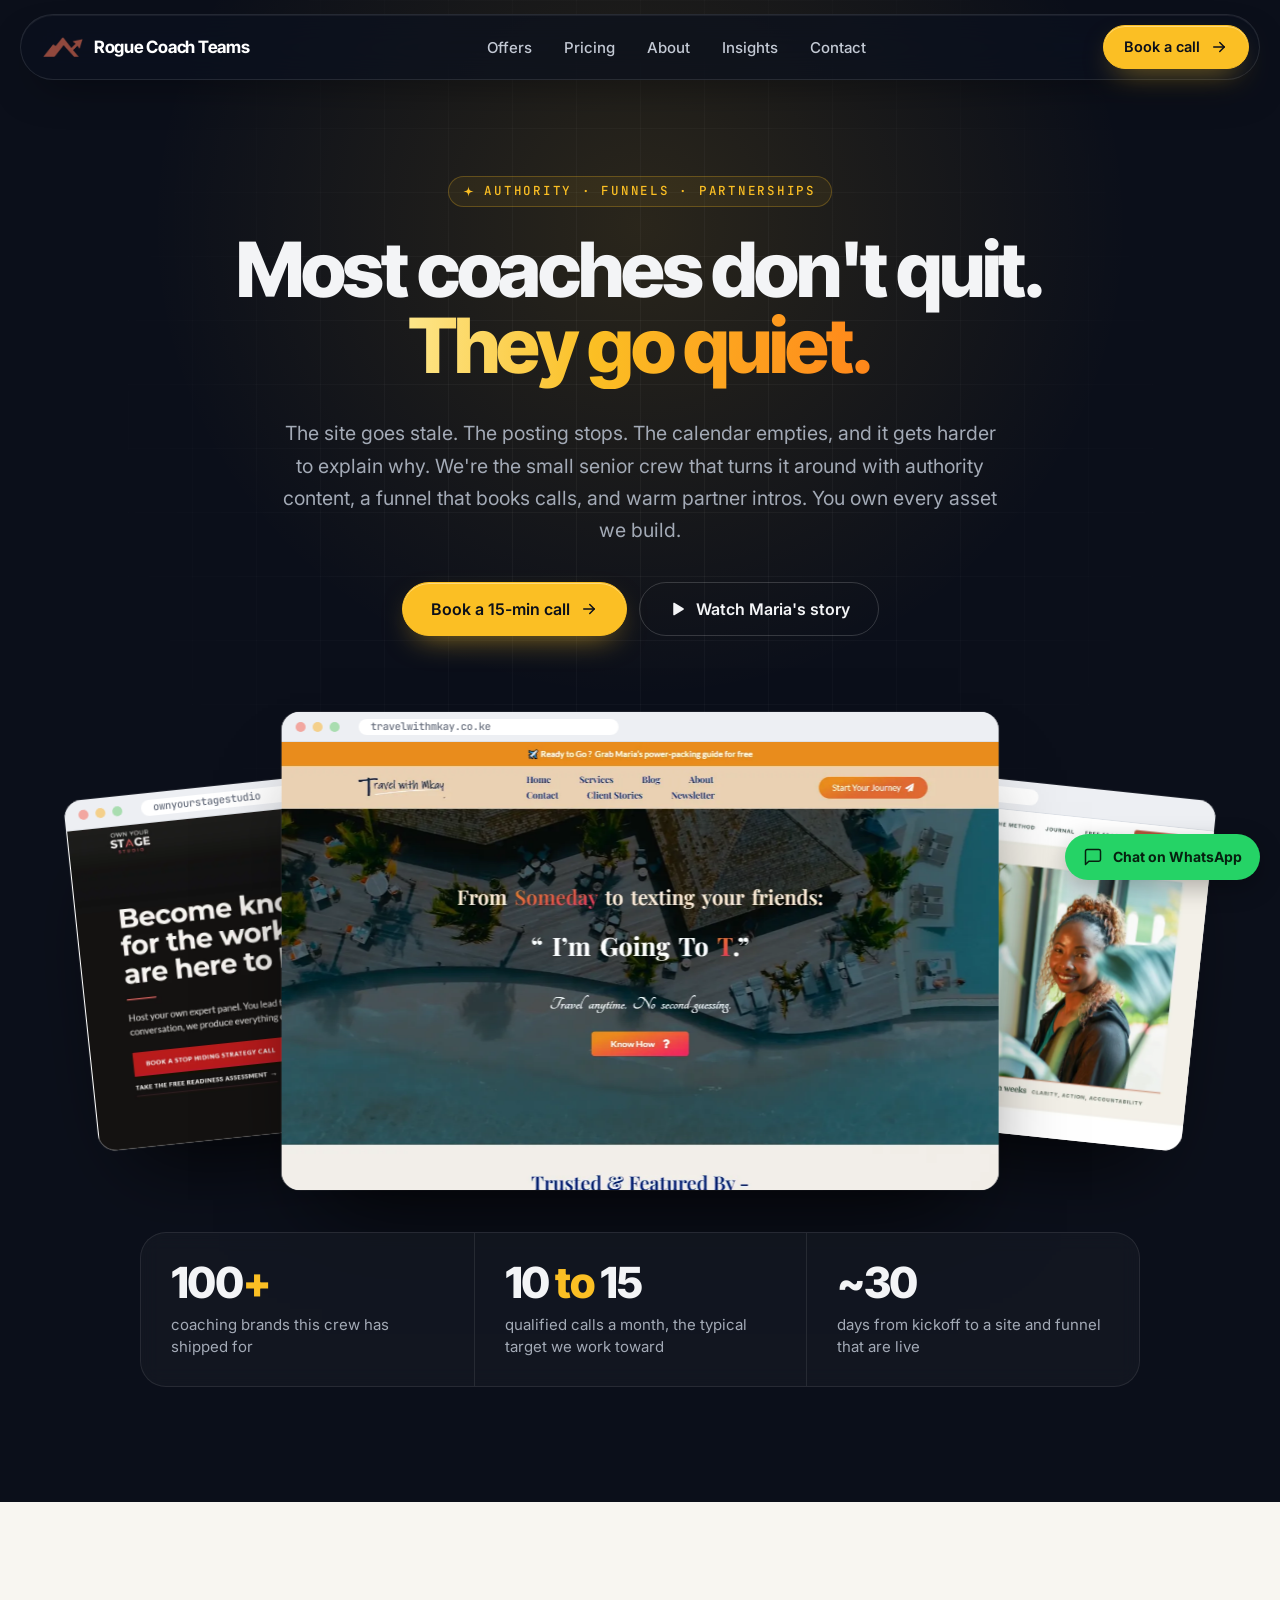
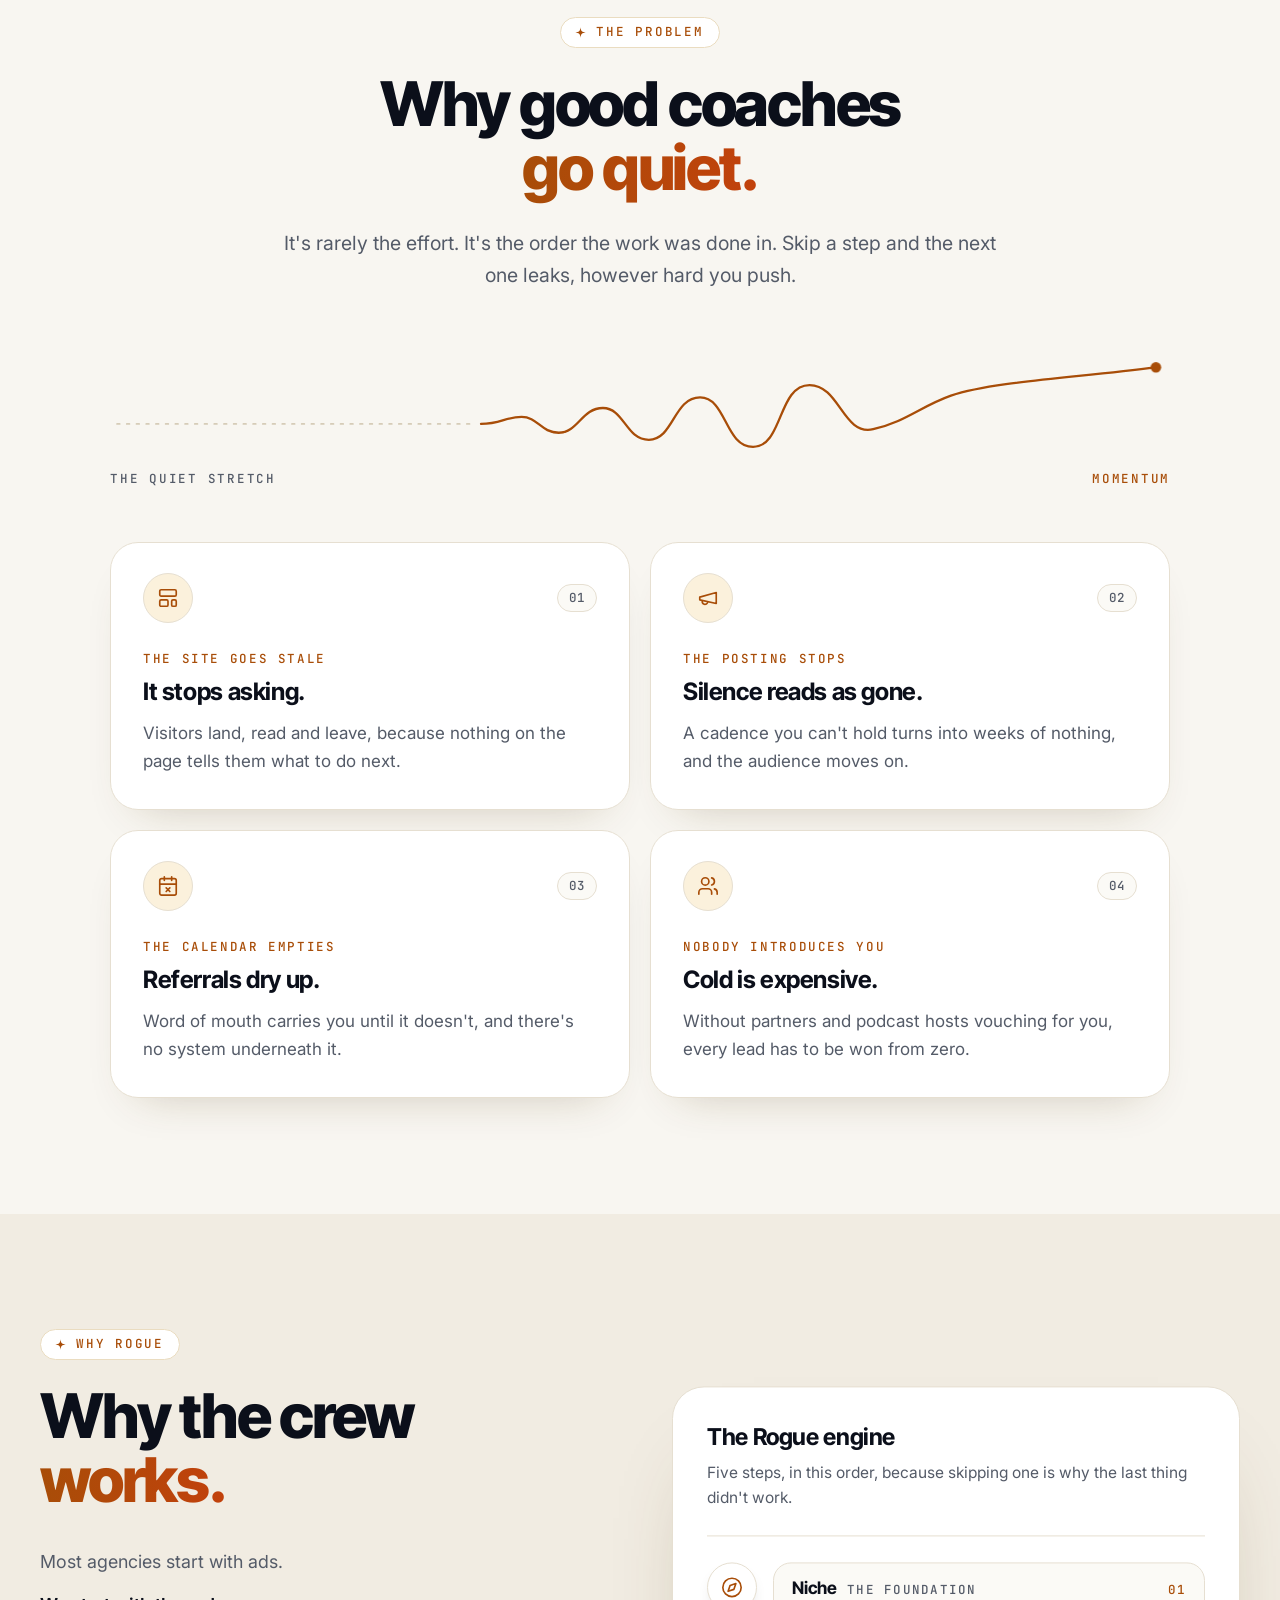
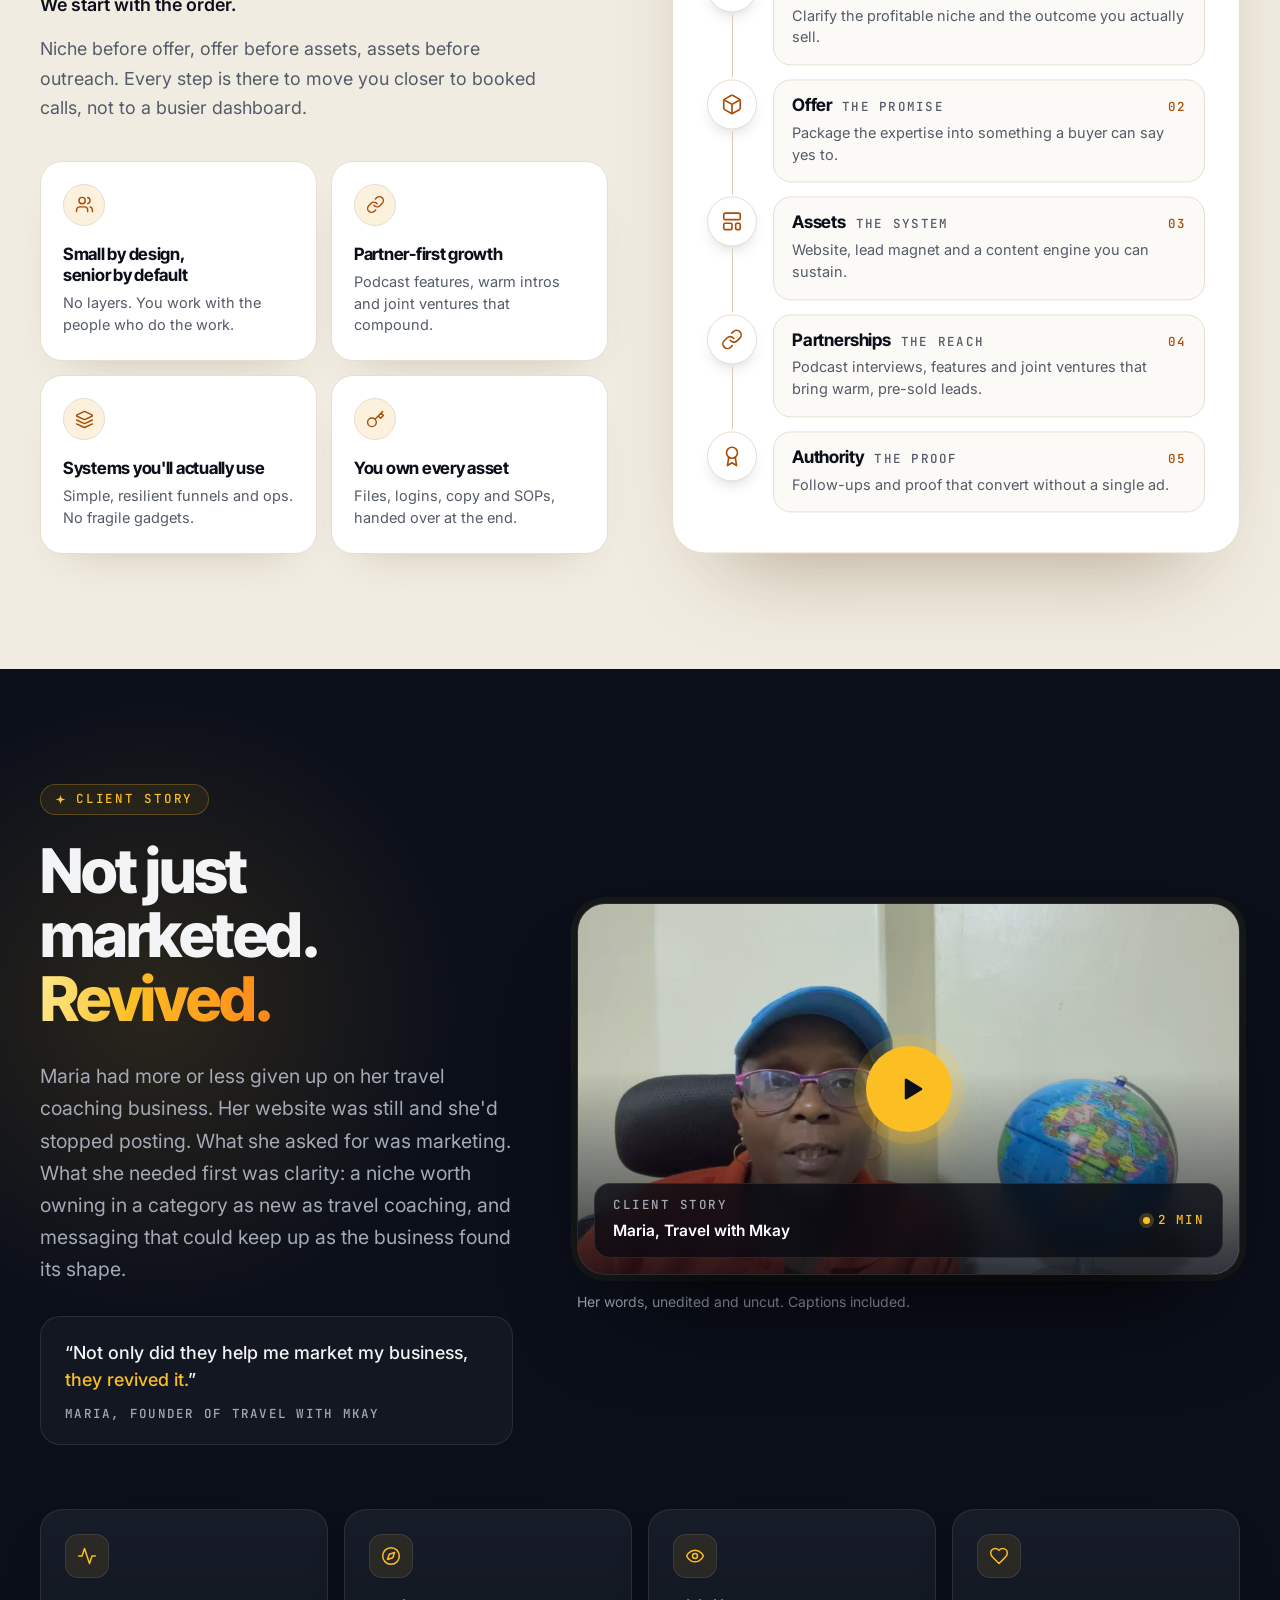
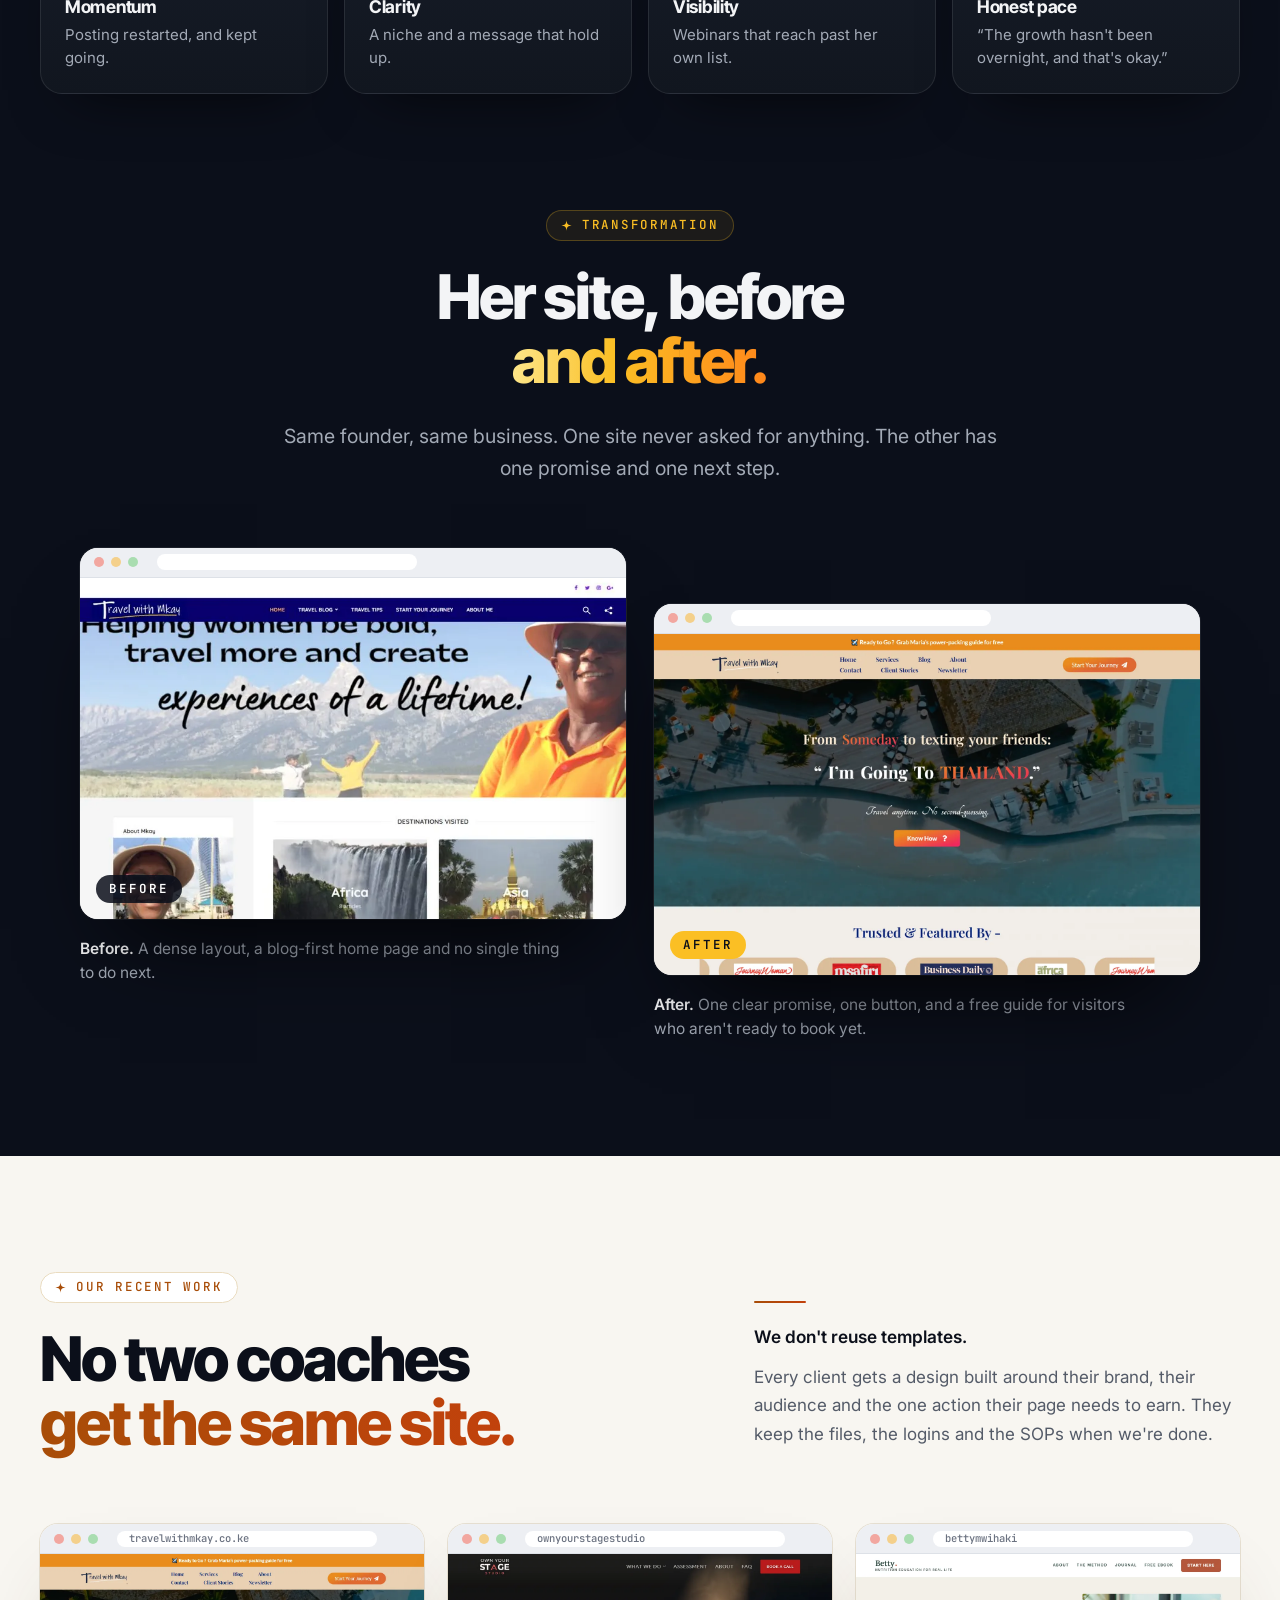
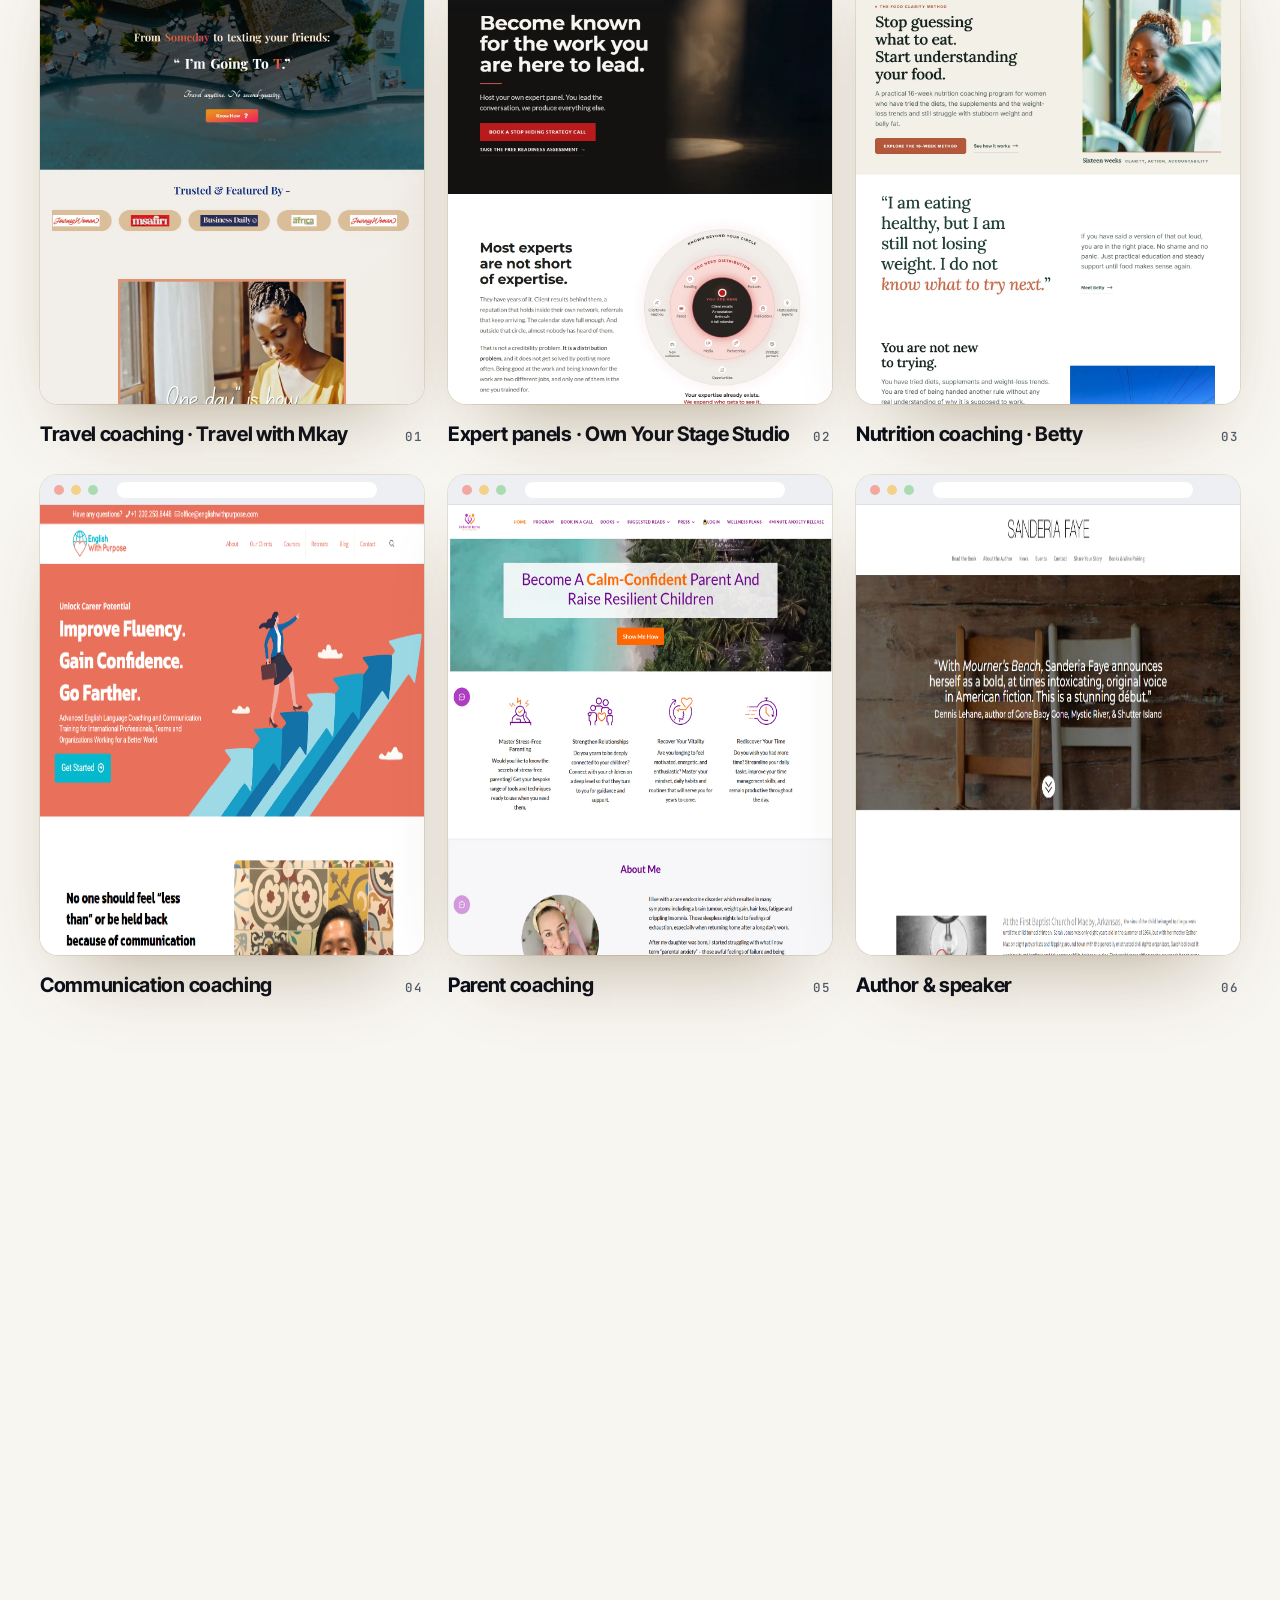
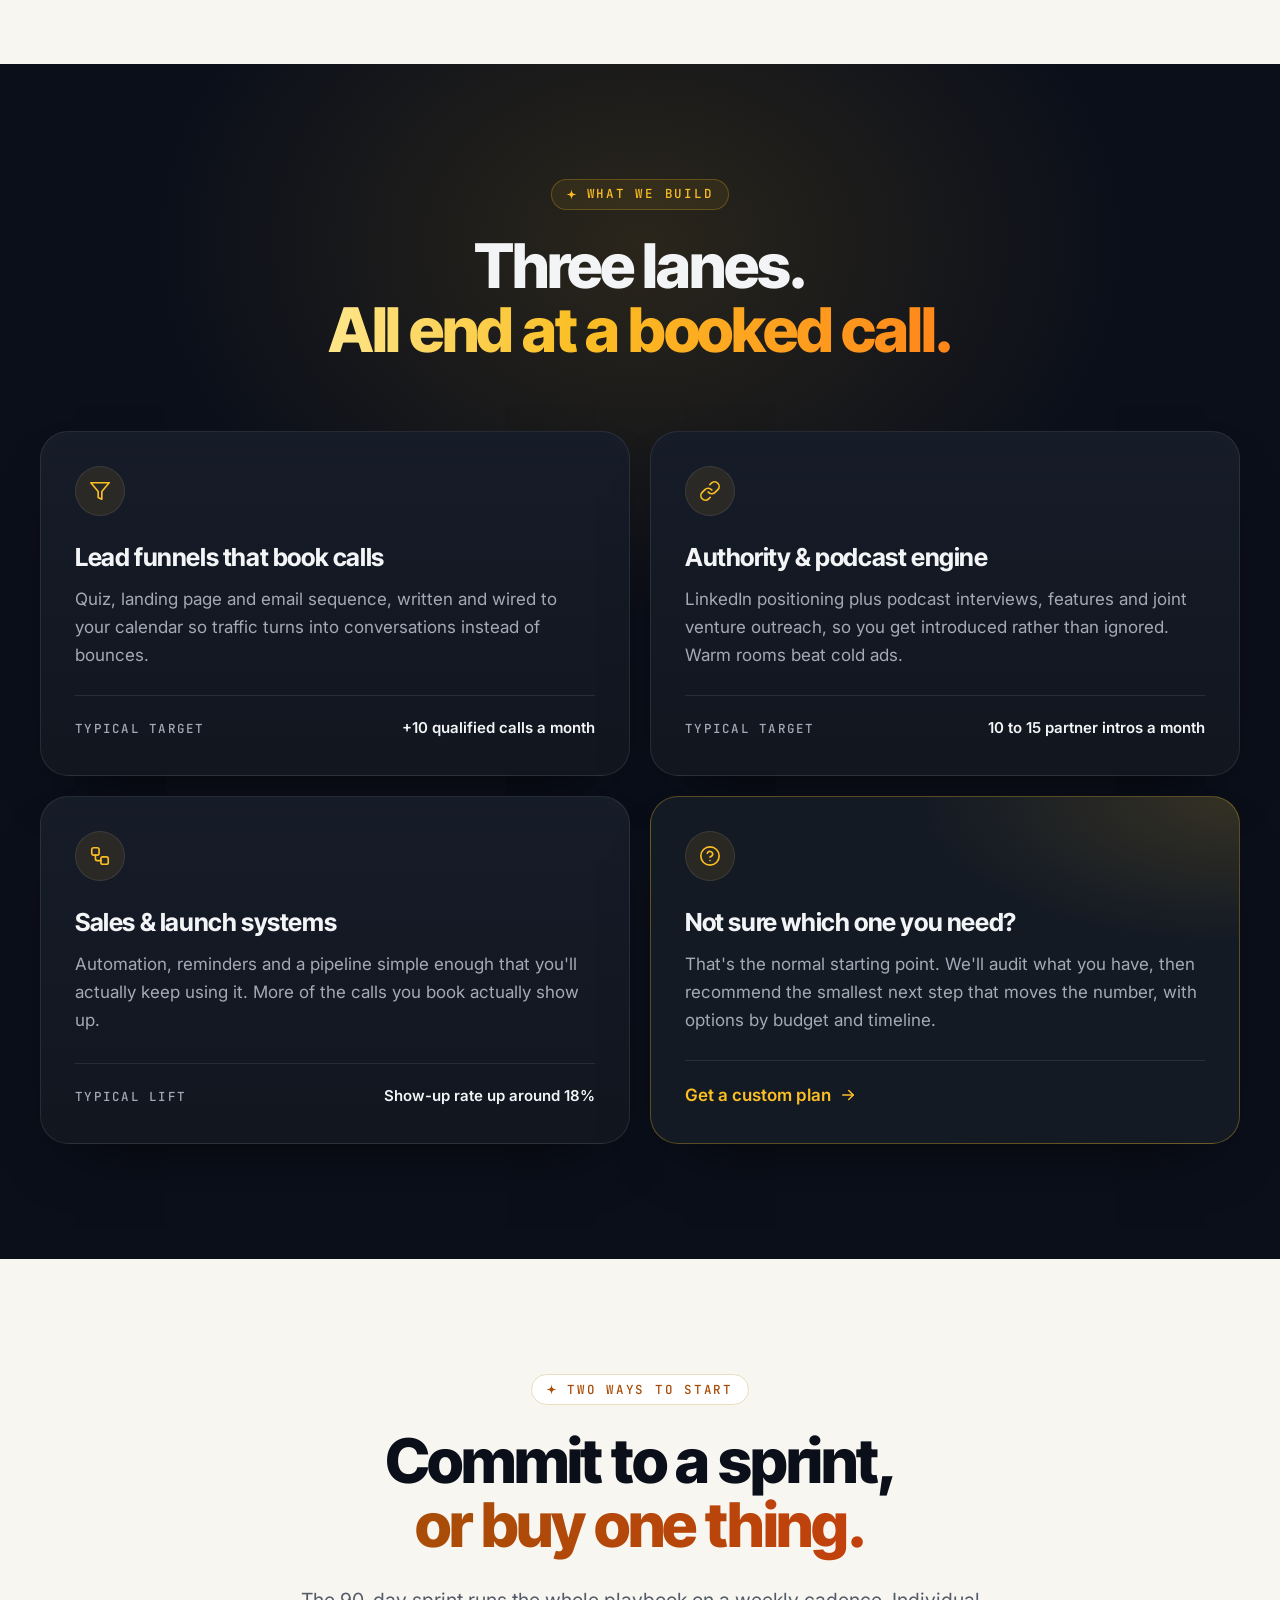
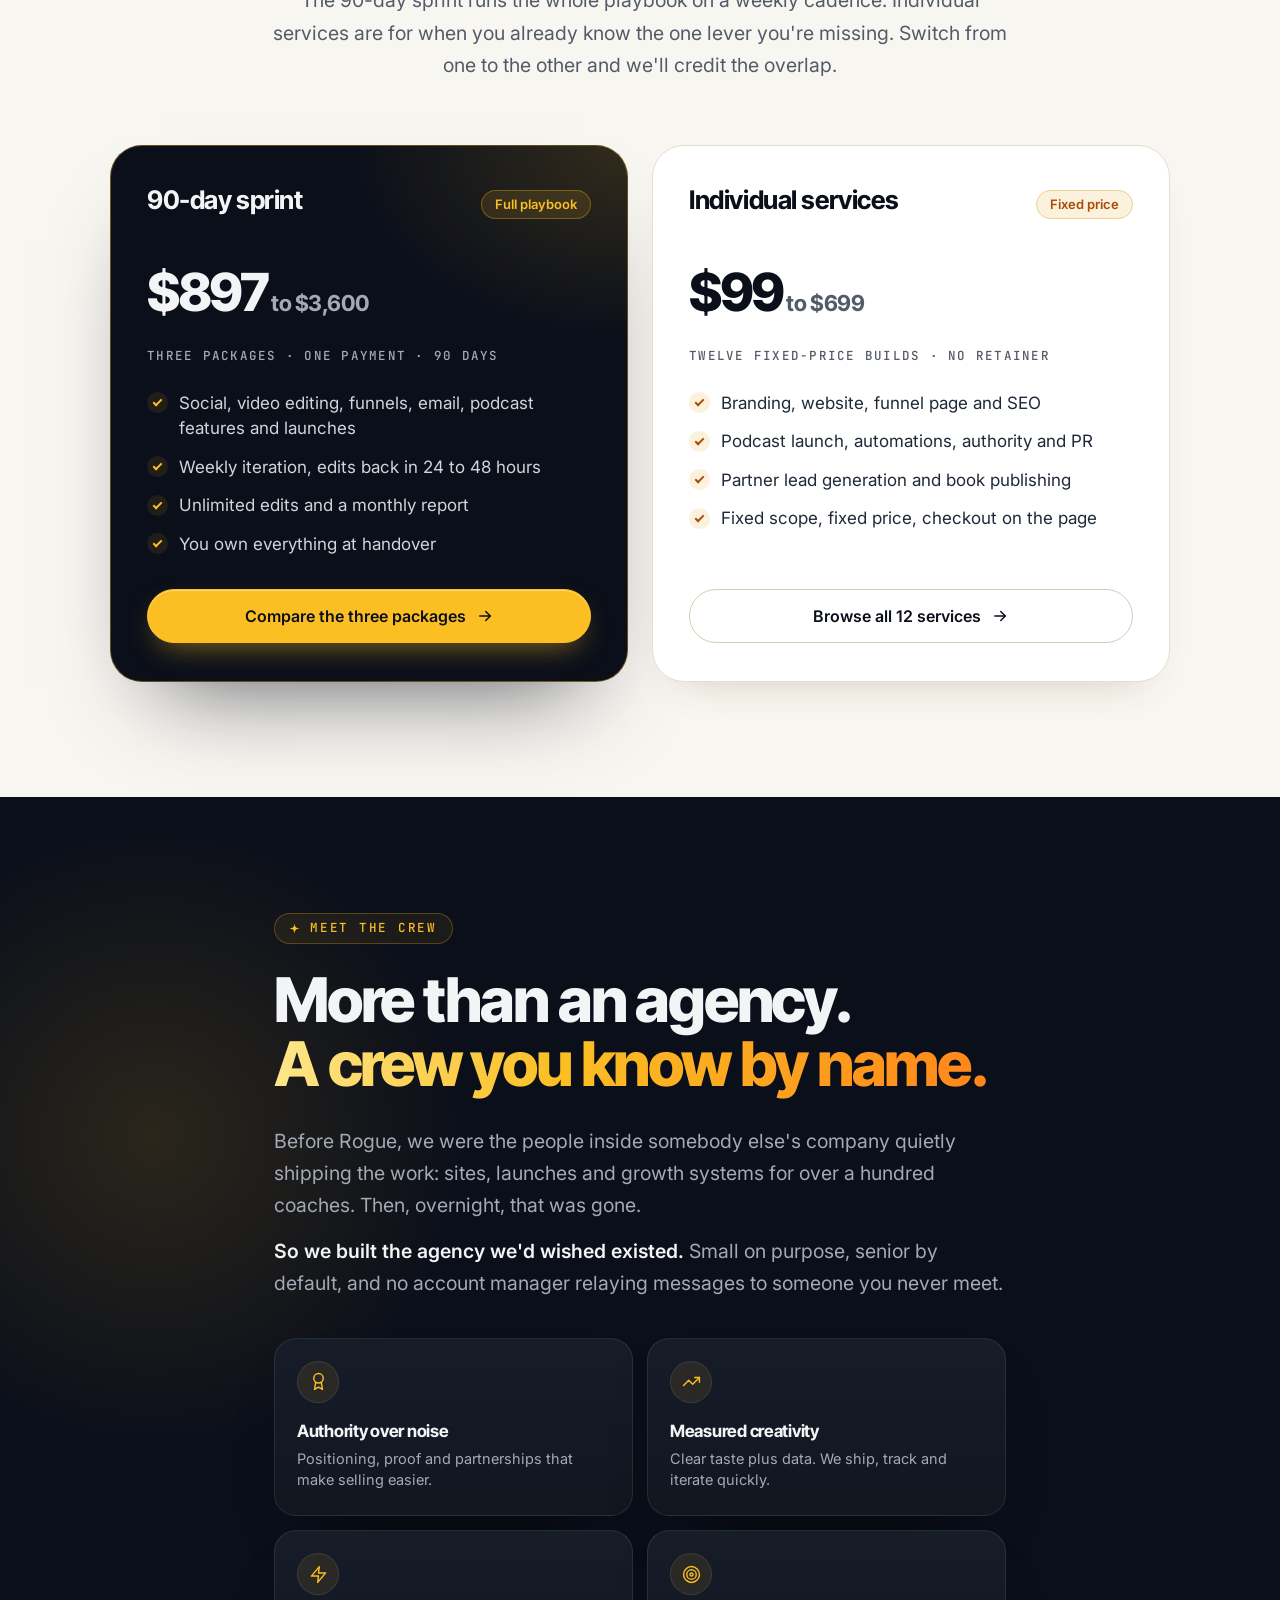
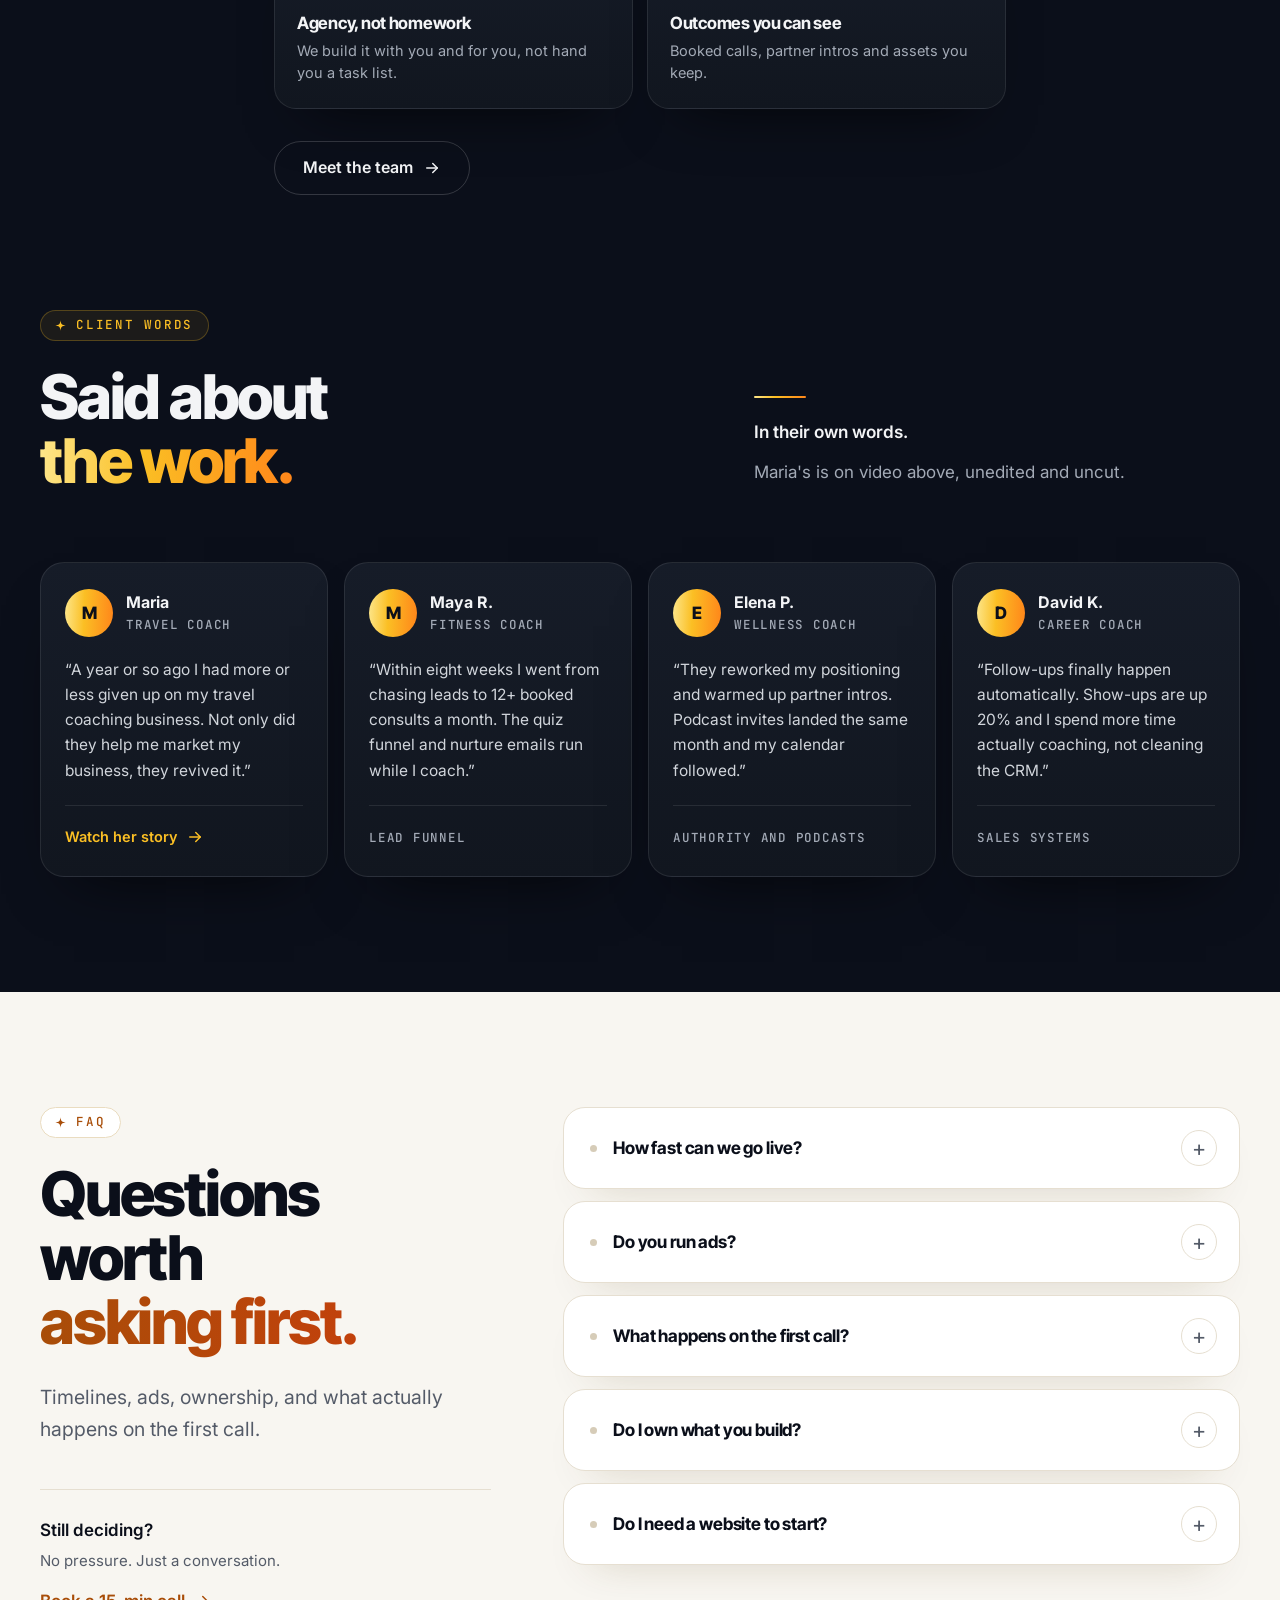
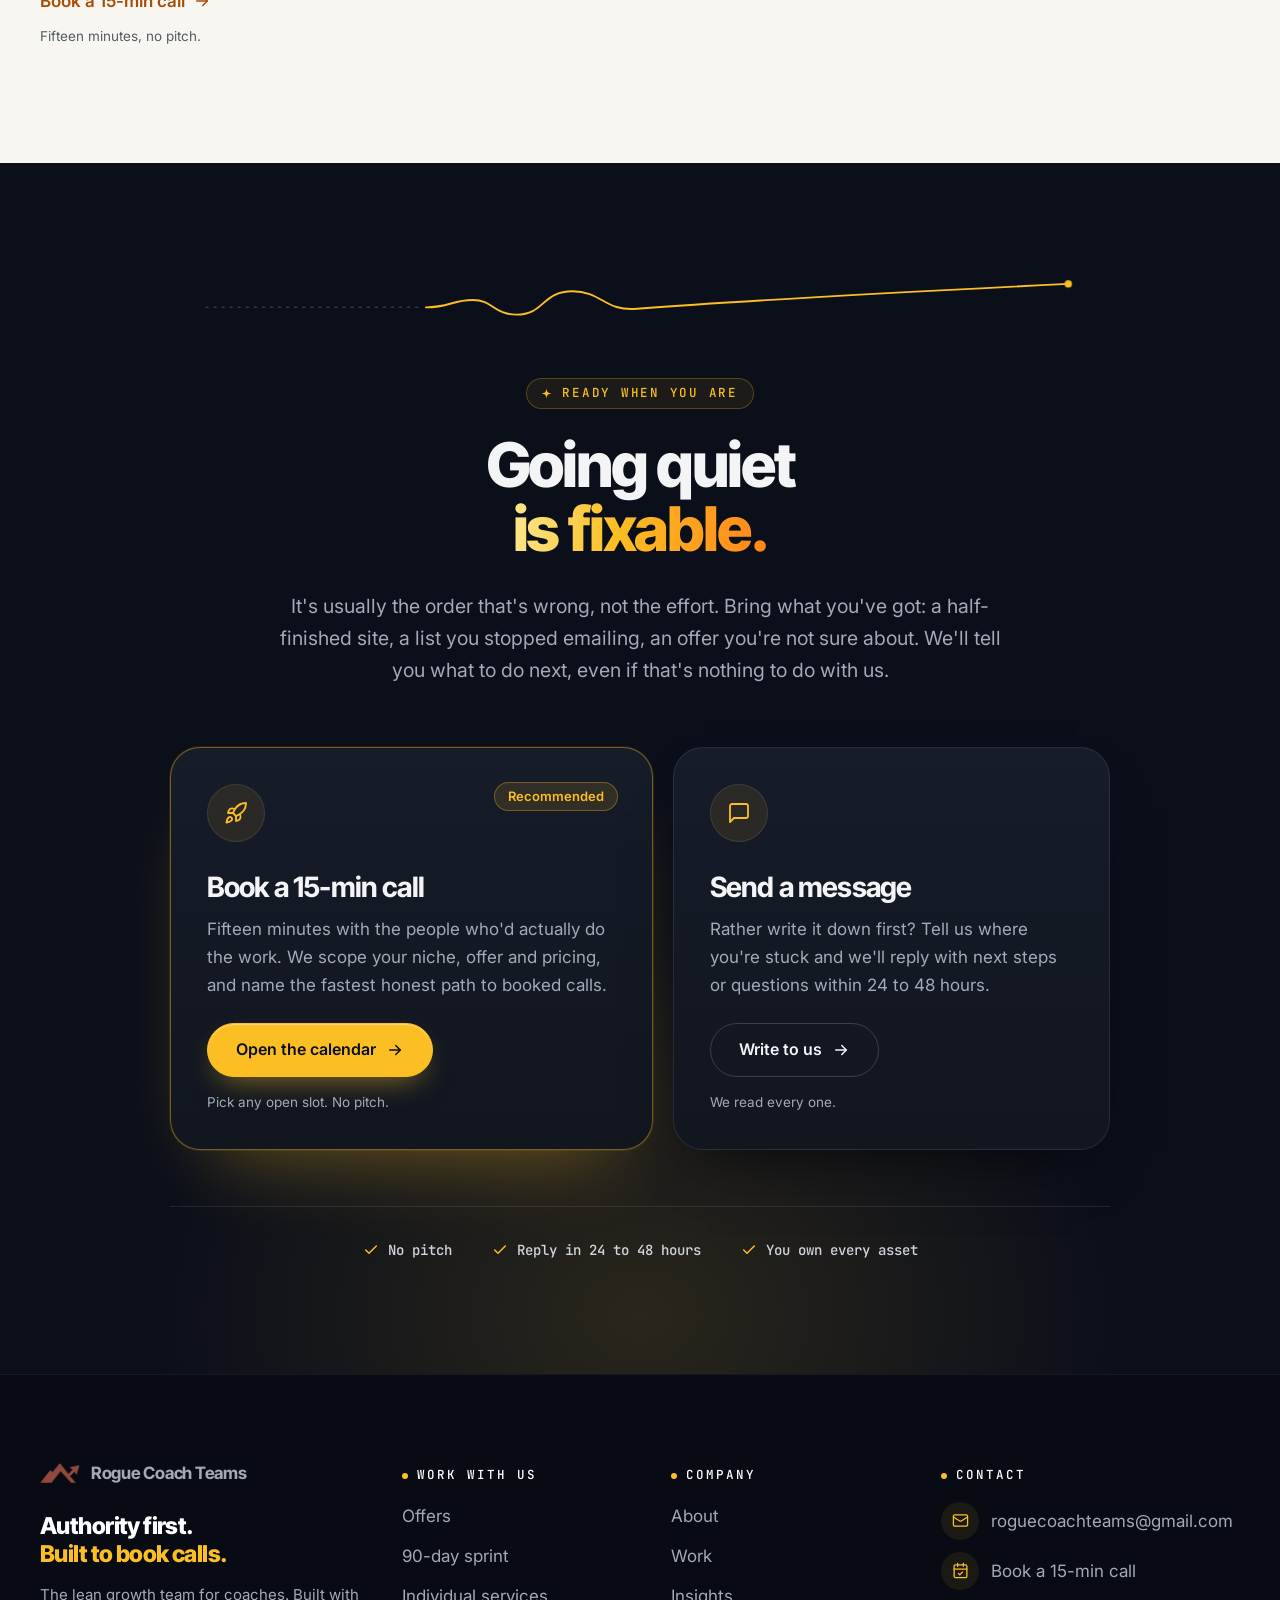
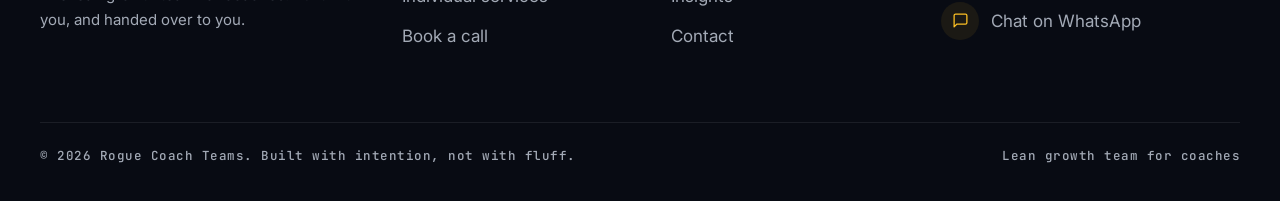
<file: index.html>
<!doctype html>
<html lang="en">
<head>
<!-- @head -->
<meta charset="utf-8">
<meta name="viewport" content="width=device-width, initial-scale=1">
<title>Rogue Coach Teams | The lean growth team for coaches</title>
<meta name="description" content="Coaches don&#x27;t quit, they go quiet. Rogue Coach Teams builds the authority content, the funnel and the warm partner intros that fill your calendar again, and you own every asset.">
<link rel="canonical" href="https://roguecoachteams.com/">
<meta property="og:title" content="Rogue Coach Teams | The lean growth team for coaches">
<meta property="og:description" content="Coaches don&#x27;t quit, they go quiet. Rogue Coach Teams builds the authority content, the funnel and the warm partner intros that fill your calendar again, and you own every asset.">
<meta property="og:type" content="website">
<meta property="og:url" content="https://roguecoachteams.com/">
<meta property="og:image" content="https://roguecoachteams.com/assets/img/v2/fan-center.webp">
<meta name="twitter:card" content="summary_large_image">
<meta name="theme-color" content="#0B0F1A">
<link rel="icon" href="assets/img/logo.png">
<link rel="preconnect" href="https://fonts.googleapis.com">
<link rel="preconnect" href="https://fonts.gstatic.com" crossorigin>
<link href="https://fonts.googleapis.com/css2?family=Inter+Tight:wght@700;800&family=Inter:wght@400;500;600;700&family=JetBrains+Mono:wght@500;600&display=swap" rel="stylesheet">
<link rel="stylesheet" href="assets/css/site.css">
<script>
/* Reveal animations only apply when JS is alive. If site.js never runs,
   the flag is pulled back off and the page renders as plain markup. */
(function(d){d.className+=' js';setTimeout(function(){
  if(!document.body||!document.body.classList.contains('is-ready'))
    d.className=d.className.replace(' js','');},2500);})(document.documentElement);
</script>
<!-- /@head -->
</head>
<body>
<!-- @header -->
<a class="skip" href="#main">Skip to content</a>

<div class="topbar">
  <header class="navbar">
    <a class="brand" href="index.html" aria-label="Rogue Coach Teams, home"><img src="assets/img/v2/mark.png" alt="" width="40" height="20"><span>Rogue Coach Teams</span></a>
    <nav class="nav" aria-label="Primary">
      <a href="services.html">Offers</a>
      <a href="pricing.html">Pricing</a>
      <a href="about.html">About</a>
      <a href="insights.html">Insights</a>
      <a href="contact.html">Contact</a>
    </nav>
    <a class="btn btn--sm" href="https://calendly.com/roguecoachteams/rebel-strategy-call">Book a call <svg class="i" aria-hidden="true"><use href="assets/icons.svg#arrow"/></svg></a>
    <button class="burger" type="button" aria-expanded="false" aria-controls="drawer" aria-label="Menu"><span></span></button>
  </header>
</div>

<nav class="drawer" id="drawer" aria-label="Mobile">
  <a href="services.html">Offers</a>
  <a href="pricing.html">Pricing</a>
  <a href="about.html">About</a>
  <a href="insights.html">Insights</a>
  <a href="contact.html">Contact</a>
  <a class="btn" href="https://calendly.com/roguecoachteams/rebel-strategy-call">Book a 15-min call <svg class="i" aria-hidden="true"><use href="assets/icons.svg#arrow"/></svg></a>
</nav>
<!-- /@header -->

<main id="main">

  <!-- ================================================================ HERO -->
  <section class="sec dark glow gridbg hero" aria-labelledby="hero-h">
    <div class="wrap">
      <p class="eyebrow lift" style="--d:40ms"><svg class="i" aria-hidden="true"><use href="assets/icons.svg#spark"/></svg>Authority · Funnels · Partnerships</p>
      <h1 id="hero-h" class="lift" style="--d:120ms">Most coaches don't quit.<br><span class="grad">They go quiet.</span></h1>
      <p class="lede lift" style="--d:240ms">
        The site goes stale. The posting stops. The calendar empties, and it gets harder to
        explain why. We're the small senior crew that turns it around with authority content,
        a funnel that books calls, and warm partner intros. You own every asset we build.
      </p>
      <div class="cta-row lift" style="--d:340ms">
        <a class="btn" href="https://calendly.com/roguecoachteams/rebel-strategy-call">Book a 15-min call <svg class="i" aria-hidden="true"><use href="assets/icons.svg#arrow"/></svg></a>
        <a class="btn btn--ghost" href="#maria"><svg class="i" aria-hidden="true"><use href="assets/icons.svg#play"/></svg> Watch Maria's story</a>
      </div>

      <div class="fan" role="group" aria-label="Three client websites built by the crew, scrolling">
        <figure class="frame frame--l" style="--d:620ms">
          <div class="frame__bar" aria-hidden="true"><i></i><i></i><i></i><span>ownyourstagestudio</span></div>
          <div class="scroll"><img src="assets/img/v2/work-annette.webp" alt="Own Your Stage Studio website, built by the crew" width="1280" height="2600"></div>
        </figure>
        <figure class="frame frame--r" style="--d:720ms">
          <div class="frame__bar" aria-hidden="true"><i></i><i></i><i></i><span>bettymwihaki</span></div>
          <div class="scroll"><img src="assets/img/v2/work-betty.webp" alt="Betty, nutrition coaching website, built by the crew" width="1280" height="2600"></div>
        </figure>
        <figure class="frame frame--c" style="--d:460ms">
          <div class="frame__bar" aria-hidden="true"><i></i><i></i><i></i><span>travelwithmkay.co.ke</span></div>
          <div class="scroll"><img src="assets/img/v2/work-maria.webp" alt="Travel with Mkay website, built by the crew" width="1280" height="2600"></div>
        </figure>
      </div>

      <div class="stats lift" style="--d:900ms">
        <div class="stat">
          <div class="stat__n" data-count="100" data-suffix="+">100<em>+</em></div>
          <p class="stat__l">coaching brands this crew has shipped for</p>
        </div>
        <div class="stat">
          <div class="stat__n">10 <em>to</em> 15</div>
          <p class="stat__l">qualified calls a month, the typical target we work toward</p>
        </div>
        <div class="stat">
          <div class="stat__n" data-count="30" data-prefix="~">~30</div>
          <p class="stat__l">days from kickoff to a site and funnel that are live</p>
        </div>
      </div>
    </div>
  </section>

  <!-- ============================================================= PROBLEM -->
  <section class="sec light" aria-labelledby="problem-h">
    <div class="wrap">
      <div class="head rise">
        <p class="eyebrow"><svg class="i" aria-hidden="true"><use href="assets/icons.svg#spark"/></svg>The problem</p>
        <h2 id="problem-h">Why good coaches<br><span class="grad">go quiet.</span></h2>
        <p class="lede">
          It's rarely the effort. It's the order the work was done in. Skip a step and the next
          one leaks, however hard you push.
        </p>
      </div>

      <!-- The signature: a coach's visibility over time. Flat, then a rhythm,
           then a climb. It draws itself once when it scrolls into view. -->
      <div class="signal-wrap rise">
        <svg class="signal signal--scroll" viewBox="0 0 1200 120" role="img"
             aria-label="A flat, silent line that finds a rhythm and then climbs.">
          <path class="signal__flat" d="M 8 78 L 412 78"/>
          <path class="signal__path" d="M 420 78
            C 442 78 448 70 466 70 C 484 70 488 88 508 88
            C 530 88 534 60 558 60 C 582 60 584 96 610 96
            C 638 96 638 48 668 48 C 698 48 696 104 728 104
            C 762 104 756 34 792 34 C 826 34 830 92 864 84
            C 900 76 918 58 952 46 C 1000 30 1090 26 1184 14"/>
          <circle class="signal__dot" cx="1184" cy="14" r="6"/>
        </svg>
        <p class="signal__caps"><span>The quiet stretch</span><b>Momentum</b></p>
      </div>

      <div class="pcards">
        <article class="card card--hover pcard rise">
          <div class="pcard__top">
            <span class="ico"><svg class="i" aria-hidden="true"><use href="assets/icons.svg#layout"/></svg></span>
            <span class="num">01</span>
          </div>
          <p class="kicker">The site goes stale</p>
          <h3>It stops asking.</h3>
          <p>Visitors land, read and leave, because nothing on the page tells them what to do next.</p>
        </article>
        <article class="card card--hover pcard rise" style="--d:80ms">
          <div class="pcard__top">
            <span class="ico"><svg class="i" aria-hidden="true"><use href="assets/icons.svg#megaphone"/></svg></span>
            <span class="num">02</span>
          </div>
          <p class="kicker">The posting stops</p>
          <h3>Silence reads as gone.</h3>
          <p>A cadence you can't hold turns into weeks of nothing, and the audience moves on.</p>
        </article>
        <article class="card card--hover pcard rise">
          <div class="pcard__top">
            <span class="ico"><svg class="i" aria-hidden="true"><use href="assets/icons.svg#calendar-x"/></svg></span>
            <span class="num">03</span>
          </div>
          <p class="kicker">The calendar empties</p>
          <h3>Referrals dry up.</h3>
          <p>Word of mouth carries you until it doesn't, and there's no system underneath it.</p>
        </article>
        <article class="card card--hover pcard rise" style="--d:80ms">
          <div class="pcard__top">
            <span class="ico"><svg class="i" aria-hidden="true"><use href="assets/icons.svg#users"/></svg></span>
            <span class="num">04</span>
          </div>
          <p class="kicker">Nobody introduces you</p>
          <h3>Cold is expensive.</h3>
          <p>Without partners and podcast hosts vouching for you, every lead has to be won from zero.</p>
        </article>
      </div>
    </div>
  </section>

  <!-- ============================================================ WHY + ENGINE -->
  <section class="sec light light--2" aria-labelledby="why-h">
    <div class="wrap why">
      <div class="why__copy rise">
        <p class="eyebrow"><svg class="i" aria-hidden="true"><use href="assets/icons.svg#spark"/></svg>Why Rogue</p>
        <h2 id="why-h" style="margin-bottom:30px">Why the crew<br><span class="grad">works.</span></h2>
        <p>Most agencies start with ads.</p>
        <p class="strong">We start with the order.</p>
        <p>Niche before offer, offer before assets, assets before outreach. Every step is there
          to move you closer to booked calls, not to a busier dashboard.</p>

        <div class="minis">
          <div class="card mini">
            <span class="ico"><svg class="i" aria-hidden="true"><use href="assets/icons.svg#users"/></svg></span>
            <h3>Small by design, senior by default</h3>
            <p>No layers. You work with the people who do the work.</p>
          </div>
          <div class="card mini">
            <span class="ico"><svg class="i" aria-hidden="true"><use href="assets/icons.svg#link"/></svg></span>
            <h3>Partner-first growth</h3>
            <p>Podcast features, warm intros and joint ventures that compound.</p>
          </div>
          <div class="card mini">
            <span class="ico"><svg class="i" aria-hidden="true"><use href="assets/icons.svg#layers"/></svg></span>
            <h3>Systems you'll actually use</h3>
            <p>Simple, resilient funnels and ops. No fragile gadgets.</p>
          </div>
          <div class="card mini">
            <span class="ico"><svg class="i" aria-hidden="true"><use href="assets/icons.svg#key"/></svg></span>
            <h3>You own every asset</h3>
            <p>Files, logins, copy and SOPs, handed over at the end.</p>
          </div>
        </div>
      </div>

      <aside class="method rise" style="--d:120ms" aria-labelledby="engine-h">
        <h3 class="method__h" id="engine-h">The Rogue engine</h3>
        <p class="method__sub">Five steps, in this order, because skipping one is why the last thing didn't work.</p>
        <ol class="msteps">
          <li class="mstep">
            <span class="ico"><svg class="i" aria-hidden="true"><use href="assets/icons.svg#compass"/></svg></span>
            <div class="mstep__box">
              <div class="mstep__t"><b>Niche</b><span>The foundation</span><span class="mstep__n">01</span></div>
              <p>Clarify the profitable niche and the outcome you actually sell.</p>
            </div>
          </li>
          <li class="mstep">
            <span class="ico"><svg class="i" aria-hidden="true"><use href="assets/icons.svg#package"/></svg></span>
            <div class="mstep__box">
              <div class="mstep__t"><b>Offer</b><span>The promise</span><span class="mstep__n">02</span></div>
              <p>Package the expertise into something a buyer can say yes to.</p>
            </div>
          </li>
          <li class="mstep">
            <span class="ico"><svg class="i" aria-hidden="true"><use href="assets/icons.svg#layout"/></svg></span>
            <div class="mstep__box">
              <div class="mstep__t"><b>Assets</b><span>The system</span><span class="mstep__n">03</span></div>
              <p>Website, lead magnet and a content engine you can sustain.</p>
            </div>
          </li>
          <li class="mstep">
            <span class="ico"><svg class="i" aria-hidden="true"><use href="assets/icons.svg#link"/></svg></span>
            <div class="mstep__box">
              <div class="mstep__t"><b>Partnerships</b><span>The reach</span><span class="mstep__n">04</span></div>
              <p>Podcast interviews, features and joint ventures that bring warm, pre-sold leads.</p>
            </div>
          </li>
          <li class="mstep">
            <span class="ico"><svg class="i" aria-hidden="true"><use href="assets/icons.svg#award"/></svg></span>
            <div class="mstep__box">
              <div class="mstep__t"><b>Authority</b><span>The proof</span><span class="mstep__n">05</span></div>
              <p>Follow-ups and proof that convert without a single ad.</p>
            </div>
          </li>
        </ol>
      </aside>
    </div>
  </section>

  <!-- ========================================================= MARIA, PROOF -->
  <section class="sec dark glow glow--side" id="maria" aria-labelledby="maria-h">
    <div class="wrap">
      <div class="spot">
        <div class="rise">
          <p class="eyebrow"><svg class="i" aria-hidden="true"><use href="assets/icons.svg#spark"/></svg>Client story</p>
          <h2 id="maria-h">Not just marketed.<br><span class="grad">Revived.</span></h2>
          <p class="lede" style="margin-top:24px">
            Maria had more or less given up on her travel coaching business. Her website was
            still and she'd stopped posting. What she asked for was marketing. What she needed
            first was clarity: a niche worth owning in a category as new as travel coaching, and
            messaging that could keep up as the business found its shape.
          </p>
          <blockquote>
            &ldquo;Not only did they help me market my business, <em>they revived it.</em>&rdquo;
            <footer>Maria, founder of Travel with Mkay</footer>
          </blockquote>
        </div>

        <div class="rise" style="--d:120ms">
          <div class="vid" data-video>
            <video preload="none" playsinline poster="assets/video/maria-poster.jpg"
                   aria-label="Maria, founder of Travel with Mkay, on working with Rogue Coach Teams">
              <source src="assets/video/maria-testimonial.mp4" type="video/mp4">
              <track kind="captions" src="assets/video/maria.vtt" srclang="en" label="English" default>
            </video>
            <button class="vid__play" type="button">
              <span class="vid__ring"><svg class="i" aria-hidden="true"><use href="assets/icons.svg#play"/></svg></span>
              <span class="sr-only">Play Maria's testimonial, 2 minutes</span>
            </button>
            <div class="vid__bar" aria-hidden="true">
              <div><small>Client story</small><b>Maria, Travel with Mkay</b></div>
              <span class="live">2 min</span>
            </div>
          </div>
          <p class="tiny" style="margin-top:16px">Her words, unedited and uncut. Captions included.</p>
        </div>
      </div>

      <div class="outcomes">
        <div class="card outcome rise">
          <span class="ico"><svg class="i" aria-hidden="true"><use href="assets/icons.svg#pulse"/></svg></span>
          <h3>Momentum</h3>
          <p>Posting restarted, and kept going.</p>
        </div>
        <div class="card outcome rise" style="--d:70ms">
          <span class="ico"><svg class="i" aria-hidden="true"><use href="assets/icons.svg#compass"/></svg></span>
          <h3>Clarity</h3>
          <p>A niche and a message that hold up.</p>
        </div>
        <div class="card outcome rise" style="--d:140ms">
          <span class="ico"><svg class="i" aria-hidden="true"><use href="assets/icons.svg#eye"/></svg></span>
          <h3>Visibility</h3>
          <p>Webinars that reach past her own list.</p>
        </div>
        <div class="card outcome rise" style="--d:210ms">
          <span class="ico"><svg class="i" aria-hidden="true"><use href="assets/icons.svg#heart"/></svg></span>
          <h3>Honest pace</h3>
          <p>&ldquo;The growth hasn't been overnight, and that's okay.&rdquo;</p>
        </div>
      </div>
    </div>
  </section>

  <!-- ======================================================== BEFORE / AFTER -->
  <section class="sec dark sec--flush-top" aria-labelledby="ba-h">
    <div class="wrap">
      <div class="head rise">
        <p class="eyebrow"><svg class="i" aria-hidden="true"><use href="assets/icons.svg#spark"/></svg>Transformation</p>
        <h2 id="ba-h">Her site, before<br><span class="grad">and after.</span></h2>
        <p class="lede">Same founder, same business. One site never asked for anything. The other has one promise and one next step.</p>
      </div>
      <div class="ba">
        <figure class="rise">
          <div class="frame">
            <div class="frame__bar" aria-hidden="true"><i></i><i></i><i></i><span></span></div>
            <span class="ba__tag">Before</span>
            <img src="assets/img/v2/mkay-before.webp" alt="Maria's original website: a dense, dated layout with no single next step" width="900" height="563" loading="lazy">
          </div>
          <figcaption><b>Before.</b> A dense layout, a blog-first home page and no single thing to do next.</figcaption>
        </figure>
        <figure class="rise" style="--d:140ms">
          <div class="frame">
            <div class="frame__bar" aria-hidden="true"><i></i><i></i><i></i><span></span></div>
            <span class="ba__tag ba__tag--after">After</span>
            <img src="assets/img/v2/mkay-after.webp" alt="The rebuilt Travel with Mkay site: one clear promise and one button" width="1600" height="1000" loading="lazy">
          </div>
          <figcaption><b>After.</b> One clear promise, one button, and a free guide for visitors who aren't ready to book yet.</figcaption>
        </figure>
      </div>
    </div>
  </section>

  <!-- ================================================================ WORK -->
  <section class="sec light" id="work" aria-labelledby="work-h">
    <div class="wrap">
      <div class="head--split">
        <div class="rise">
          <p class="eyebrow"><svg class="i" aria-hidden="true"><use href="assets/icons.svg#spark"/></svg>Our recent work</p>
          <h2 id="work-h">No two coaches<br><span class="grad">get the same site.</span></h2>
        </div>
        <div class="note rise" style="--d:100ms">
          <p>We don't reuse templates.</p>
          <p>Every client gets a design built around their brand, their audience and the one action
            their page needs to earn. They keep the files, the logins and the SOPs when we're done.</p>
        </div>
      </div>

      <div class="work">
        <figure class="wcard rise">
          <a class="wcard__link" href="https://travelwithmkay.co.ke/" target="_blank" rel="noopener" aria-label="Open Travel coaching &middot; Travel with Mkay">
          <div class="frame">
            <div class="frame__bar" aria-hidden="true"><i></i><i></i><i></i><span>travelwithmkay.co.ke</span></div>
            <img src="assets/img/v2/work-maria.webp" alt="Travel with Mkay, a travel coaching website built by the crew" width="1280" height="2600" loading="lazy">
          </div></a>
          <figcaption class="wcard__meta"><h3>Travel coaching &middot; Travel with Mkay</h3><span class="kicker">01</span></figcaption>
        </figure>
        <figure class="wcard rise" style="--d:80ms">
          <a class="wcard__link" href="https://harryroguecoachteams-cmd.github.io/ownyourstagestudio/" target="_blank" rel="noopener" aria-label="Open Expert panels &middot; Own Your Stage Studio">
          <div class="frame">
            <div class="frame__bar" aria-hidden="true"><i></i><i></i><i></i><span>ownyourstagestudio</span></div>
            <img src="assets/img/v2/work-annette.webp" alt="Own Your Stage Studio, an expert panel and speaking studio site built by the crew" width="1280" height="2600" loading="lazy">
          </div></a>
          <figcaption class="wcard__meta"><h3>Expert panels &middot; Own Your Stage Studio</h3><span class="kicker">02</span></figcaption>
        </figure>
        <figure class="wcard rise" style="--d:160ms">
          <a class="wcard__link" href="https://harryroguecoachteams-cmd.github.io/betty-mwihaki/" target="_blank" rel="noopener" aria-label="Open Nutrition coaching &middot; Betty">
          <div class="frame">
            <div class="frame__bar" aria-hidden="true"><i></i><i></i><i></i><span>bettymwihaki</span></div>
            <img src="assets/img/v2/work-betty.webp" alt="Betty, a nutrition coaching website built by the crew" width="1280" height="2600" loading="lazy">
          </div></a>
          <figcaption class="wcard__meta"><h3>Nutrition coaching &middot; Betty</h3><span class="kicker">03</span></figcaption>
        </figure>
        <figure class="wcard rise">
          <div class="frame">
            <div class="frame__bar" aria-hidden="true"><i></i><i></i><i></i><span></span></div>
            <img src="assets/img/work-2.avif" alt="Client site for a communication coaching brand" width="1351" height="1777" loading="lazy">
          </div>
          <figcaption class="wcard__meta"><h3>Communication coaching</h3><span class="kicker">04</span></figcaption>
        </figure>
        <figure class="wcard rise" style="--d:80ms">
          <div class="frame">
            <div class="frame__bar" aria-hidden="true"><i></i><i></i><i></i><span></span></div>
            <img src="assets/img/work-1.avif" alt="Client site for a calm-confident parenting coach" width="1362" height="2406" loading="lazy">
          </div>
          <figcaption class="wcard__meta"><h3>Parent coaching</h3><span class="kicker">05</span></figcaption>
        </figure>
        <figure class="wcard rise" style="--d:160ms">
          <div class="frame">
            <div class="frame__bar" aria-hidden="true"><i></i><i></i><i></i><span></span></div>
            <img src="assets/img/work-3.avif" alt="Client site for an author and speaker" width="1365" height="1625" loading="lazy">
          </div>
          <figcaption class="wcard__meta"><h3>Author &amp; speaker</h3><span class="kicker">06</span></figcaption>
        </figure>
        <figure class="wcard rise">
          <div class="frame">
            <div class="frame__bar" aria-hidden="true"><i></i><i></i><i></i><span></span></div>
            <img src="assets/img/work-4.avif" alt="Client site for a life transitions coach" width="1288" height="1605" loading="lazy">
          </div>
          <figcaption class="wcard__meta"><h3>Life transitions</h3><span class="kicker">07</span></figcaption>
        </figure>
        <figure class="wcard rise" style="--d:80ms">
          <div class="frame">
            <div class="frame__bar" aria-hidden="true"><i></i><i></i><i></i><span></span></div>
            <img src="assets/img/work-5.avif" alt="Client site for an online language school" width="1365" height="2058" loading="lazy">
          </div>
          <figcaption class="wcard__meta"><h3>Language school</h3><span class="kicker">08</span></figcaption>
        </figure>
        <figure class="wcard rise" style="--d:160ms">
          <div class="frame">
            <div class="frame__bar" aria-hidden="true"><i></i><i></i><i></i><span></span></div>
            <img src="assets/img/work-6.avif" alt="Client site for a leadership coaching practice" width="1364" height="1583" loading="lazy">
          </div>
          <figcaption class="wcard__meta"><h3>Leadership coaching</h3><span class="kicker">09</span></figcaption>
        </figure>
      </div>
    </div>
  </section>

  <!-- =============================================================== LANES -->
  <section class="sec dark glow" aria-labelledby="lanes-h">
    <div class="wrap">
      <div class="head rise">
        <p class="eyebrow"><svg class="i" aria-hidden="true"><use href="assets/icons.svg#spark"/></svg>What we build</p>
        <h2 id="lanes-h">Three lanes.<br><span class="grad">All end at a booked call.</span></h2>
      </div>

      <div class="lanes">
        <article class="card lane rise">
          <span class="ico"><svg class="i" aria-hidden="true"><use href="assets/icons.svg#funnel"/></svg></span>
          <h3>Lead funnels that book calls</h3>
          <p>Quiz, landing page and email sequence, written and wired to your calendar so traffic
            turns into conversations instead of bounces.</p>
          <div class="lane__foot"><span>Typical target</span><b>+10 qualified calls a month</b></div>
        </article>
        <article class="card lane rise" style="--d:80ms">
          <span class="ico"><svg class="i" aria-hidden="true"><use href="assets/icons.svg#link"/></svg></span>
          <h3>Authority &amp; podcast engine</h3>
          <p>LinkedIn positioning plus podcast interviews, features and joint venture outreach, so you get
            introduced rather than ignored. Warm rooms beat cold ads.</p>
          <div class="lane__foot"><span>Typical target</span><b>10 to 15 partner intros a month</b></div>
        </article>
        <article class="card lane rise">
          <span class="ico"><svg class="i" aria-hidden="true"><use href="assets/icons.svg#flow"/></svg></span>
          <h3>Sales &amp; launch systems</h3>
          <p>Automation, reminders and a pipeline simple enough that you'll actually keep using it.
            More of the calls you book actually show up.</p>
          <div class="lane__foot"><span>Typical lift</span><b>Show-up rate up around 18%</b></div>
        </article>
        <article class="card lane lane--q rise" style="--d:80ms">
          <span class="ico"><svg class="i" aria-hidden="true"><use href="assets/icons.svg#help"/></svg></span>
          <h3>Not sure which one you need?</h3>
          <p>That's the normal starting point. We'll audit what you have, then recommend the
            smallest next step that moves the number, with options by budget and timeline.</p>
          <div class="lane__foot"><a class="arrowlink" href="contact.html">Get a custom plan <svg class="i" aria-hidden="true"><use href="assets/icons.svg#arrow"/></svg></a></div>
        </article>
      </div>
    </div>
  </section>

  <!-- =============================================================== PATHS -->
  <section class="sec light" aria-labelledby="paths-h">
    <div class="wrap">
      <div class="head rise">
        <p class="eyebrow"><svg class="i" aria-hidden="true"><use href="assets/icons.svg#spark"/></svg>Two ways to start</p>
        <h2 id="paths-h">Commit to a sprint,<br><span class="grad">or buy one thing.</span></h2>
        <p class="lede">
          The 90-day sprint runs the whole playbook on a weekly cadence. Individual services are
          for when you already know the one lever you're missing. Switch from one to the other
          and we'll credit the overlap.
        </p>
      </div>

      <div class="paths">
        <article class="card path dark rise">
          <div class="path__top"><h3>90-day sprint</h3><span class="badge">Full playbook</span></div>
          <div class="path__price">$897<span> to $3,600</span></div>
          <p class="path__per">Three packages · one payment · 90 days</p>
          <ul class="ticks">
            <li>Social, video editing, funnels, email, podcast features and launches</li>
            <li>Weekly iteration, edits back in 24 to 48 hours</li>
            <li>Unlimited edits and a monthly report</li>
            <li>You own everything at handover</li>
          </ul>
          <a class="btn" href="sprint.html">Compare the three packages <svg class="i" aria-hidden="true"><use href="assets/icons.svg#arrow"/></svg></a>
        </article>
        <article class="card path rise" style="--d:100ms">
          <div class="path__top"><h3>Individual services</h3><span class="badge">Fixed price</span></div>
          <div class="path__price">$99<span> to $699</span></div>
          <p class="path__per">Twelve fixed-price builds · no retainer</p>
          <ul class="ticks">
            <li>Branding, website, funnel page and SEO</li>
            <li>Podcast launch, automations, authority and PR</li>
            <li>Partner lead generation and book publishing</li>
            <li>Fixed scope, fixed price, checkout on the page</li>
          </ul>
          <a class="btn btn--ghost" href="pricing.html">Browse all 12 services <svg class="i" aria-hidden="true"><use href="assets/icons.svg#arrow"/></svg></a>
        </article>
      </div>
    </div>
  </section>

  <!-- ================================================================ CREW -->
  <section class="sec dark glow glow--side" aria-labelledby="crew-h">
    <div class="wrap crew-solo">
      <div class="rise" style="--d:120ms">
        <p class="eyebrow"><svg class="i" aria-hidden="true"><use href="assets/icons.svg#spark"/></svg>Meet the crew</p>
        <h2 id="crew-h">More than an agency.<br><span class="grad">A crew you know by name.</span></h2>
        <p class="lede" style="margin-top:24px">
          Before Rogue, we were the people inside somebody else's company quietly shipping the
          work: sites, launches and growth systems for over a hundred coaches. Then, overnight,
          that was gone.
        </p>
        <p class="lede" style="margin-top:14px"><b>So we built the agency we'd wished existed.</b>
          Small on purpose, senior by default, and no account manager relaying messages to someone
          you never meet.</p>

        <div class="minis">
          <div class="card mini">
            <span class="ico"><svg class="i" aria-hidden="true"><use href="assets/icons.svg#award"/></svg></span>
            <h3>Authority over noise</h3>
            <p>Positioning, proof and partnerships that make selling easier.</p>
          </div>
          <div class="card mini">
            <span class="ico"><svg class="i" aria-hidden="true"><use href="assets/icons.svg#trend"/></svg></span>
            <h3>Measured creativity</h3>
            <p>Clear taste plus data. We ship, track and iterate quickly.</p>
          </div>
          <div class="card mini">
            <span class="ico"><svg class="i" aria-hidden="true"><use href="assets/icons.svg#zap"/></svg></span>
            <h3>Agency, not homework</h3>
            <p>We build it with you and for you, not hand you a task list.</p>
          </div>
          <div class="card mini">
            <span class="ico"><svg class="i" aria-hidden="true"><use href="assets/icons.svg#target"/></svg></span>
            <h3>Outcomes you can see</h3>
            <p>Booked calls, partner intros and assets you keep.</p>
          </div>
        </div>
        <div class="cta-row" style="margin-top:32px">
          <a class="btn btn--ghost" href="about.html">Meet the team <svg class="i" aria-hidden="true"><use href="assets/icons.svg#arrow"/></svg></a>
        </div>
      </div>
    </div>
  </section>

  <!-- ============================================================== QUOTES -->
  <section class="sec dark sec--flush-top" aria-labelledby="quotes-h">
    <div class="wrap">
      <div class="head--split">
        <div class="rise">
          <p class="eyebrow"><svg class="i" aria-hidden="true"><use href="assets/icons.svg#spark"/></svg>Client words</p>
          <h2 id="quotes-h">Said about<br><span class="grad">the work.</span></h2>
        </div>
        <div class="note rise" style="--d:100ms">
          <p>In their own words.</p>
          <p>Maria's is on video above, unedited and uncut.</p>
        </div>
      </div>

      <div class="quotes">
        <figure class="card quote rise">
          <div class="quote__who"><span class="avatar" aria-hidden="true">M</span><div><b>Maria</b><span>Travel coach</span></div></div>
          <blockquote>&ldquo;A year or so ago I had more or less given up on my travel coaching business. Not only did they help me market my business, they revived it.&rdquo;</blockquote>
          <figcaption class="quote__foot"><a class="arrowlink" href="#maria">Watch her story <svg class="i" aria-hidden="true"><use href="assets/icons.svg#arrow"/></svg></a></figcaption>
        </figure>
        <figure class="card quote rise" style="--d:70ms">
          <div class="quote__who"><span class="avatar" aria-hidden="true">M</span><div><b>Maya R.</b><span>Fitness coach</span></div></div>
          <blockquote>&ldquo;Within eight weeks I went from chasing leads to 12+ booked consults a month. The quiz funnel and nurture emails run while I coach.&rdquo;</blockquote>
          <figcaption class="quote__foot"><span>Lead funnel</span></figcaption>
        </figure>
        <figure class="card quote rise" style="--d:140ms">
          <div class="quote__who"><span class="avatar" aria-hidden="true">E</span><div><b>Elena P.</b><span>Wellness coach</span></div></div>
          <blockquote>&ldquo;They reworked my positioning and warmed up partner intros. Podcast invites landed the same month and my calendar followed.&rdquo;</blockquote>
          <figcaption class="quote__foot"><span>Authority and podcasts</span></figcaption>
        </figure>
        <figure class="card quote rise" style="--d:210ms">
          <div class="quote__who"><span class="avatar" aria-hidden="true">D</span><div><b>David K.</b><span>Career coach</span></div></div>
          <blockquote>&ldquo;Follow-ups finally happen automatically. Show-ups are up 20% and I spend more time actually coaching, not cleaning the CRM.&rdquo;</blockquote>
          <figcaption class="quote__foot"><span>Sales systems</span></figcaption>
        </figure>
      </div>
    </div>
  </section>

  <!-- ================================================================= FAQ -->
  <section class="sec light" aria-labelledby="faq-h">
    <div class="wrap faqs">
      <div class="faqs__side rise">
        <p class="eyebrow"><svg class="i" aria-hidden="true"><use href="assets/icons.svg#spark"/></svg>FAQ</p>
        <h2 id="faq-h">Questions worth<br><span class="grad">asking first.</span></h2>
        <p class="lede">Timelines, ads, ownership, and what actually happens on the first call.</p>
        <div class="advice">
          <b>Still deciding?</b>
          <p>No pressure. Just a conversation.</p>
          <a class="arrowlink" href="https://calendly.com/roguecoachteams/rebel-strategy-call">Book a 15-min call <svg class="i" aria-hidden="true"><use href="assets/icons.svg#arrow"/></svg></a>
          <small>Fifteen minutes, no pitch.</small>
        </div>
      </div>

      <div class="acc rise" style="--d:100ms">
        <details>
          <summary>How fast can we go live?</summary>
          <div class="acc__a">Most coaches are live in about 30 days, with design, copy, tech and automations included. The 90-day sprint keeps iterating after that.</div>
        </details>
        <details>
          <summary>Do you run ads?</summary>
          <div class="acc__a">Not first. We build organic and partner traffic before anyone spends on ads, because ads to a funnel that doesn't convert just make the loss faster. Ads stay optional, later.</div>
        </details>
        <details>
          <summary>What happens on the first call?</summary>
          <div class="acc__a">Fifteen minutes on your niche, your offer, your pricing and the fastest honest path to 10 to 15 calls a month. If a smaller step is smarter than working with us, we'll say so.</div>
        </details>
        <details>
          <summary>Do I own what you build?</summary>
          <div class="acc__a">Yes. Files, logins, copy, automations and SOPs, all of it, handed over at the end. Nothing is locked to a platform we control.</div>
        </details>
        <details>
          <summary>Do I need a website to start?</summary>
          <div class="acc__a">No. If you're early we'll ship a minimal funnel and book calls first. Website polish can follow once there's something to polish it for.</div>
        </details>
      </div>
    </div>
  </section>

  <!-- ================================================================= CTA -->
  <section class="sec dark glow glow--low cta" aria-labelledby="cta-h">
    <div class="wrap">
      <div class="signal-wrap" style="max-width:880px;margin-bottom:56px">
        <svg class="signal signal--scroll" viewBox="0 0 1200 60" aria-hidden="true">
          <path class="signal__flat" d="M 8 40 L 300 40"/>
          <path class="signal__path" d="M 308 40 C 340 40 344 30 372 30 C 400 30 400 50 432 50
            C 470 50 466 18 508 18 C 548 18 552 46 596 42 C 700 34 900 22 1184 8"/>
          <circle class="signal__dot" cx="1184" cy="8" r="5"/>
        </svg>
      </div>
      <div class="rise">
        <p class="eyebrow"><svg class="i" aria-hidden="true"><use href="assets/icons.svg#spark"/></svg>Ready when you are</p>
        <h2 id="cta-h">Going quiet<br><span class="grad">is fixable.</span></h2>
        <p class="lede">
          It's usually the order that's wrong, not the effort. Bring what you've got: a
          half-finished site, a list you stopped emailing, an offer you're not sure about. We'll
          tell you what to do next, even if that's nothing to do with us.
        </p>
      </div>

      <div class="cta-cards">
        <div class="card ccard card--gold rise">
          <span class="badge">Recommended</span>
          <span class="ico"><svg class="i" aria-hidden="true"><use href="assets/icons.svg#rocket"/></svg></span>
          <h3>Book a 15-min call</h3>
          <p>Fifteen minutes with the people who'd actually do the work. We scope your niche, offer
            and pricing, and name the fastest honest path to booked calls.</p>
          <a class="btn" href="https://calendly.com/roguecoachteams/rebel-strategy-call">Open the calendar <svg class="i" aria-hidden="true"><use href="assets/icons.svg#arrow"/></svg></a>
          <small>Pick any open slot. No pitch.</small>
        </div>
        <div class="card ccard rise" style="--d:100ms">
          <span class="ico"><svg class="i" aria-hidden="true"><use href="assets/icons.svg#message"/></svg></span>
          <h3>Send a message</h3>
          <p>Rather write it down first? Tell us where you're stuck and we'll reply with next steps
            or questions within 24 to 48 hours.</p>
          <a class="btn btn--ghost" href="contact.html">Write to us <svg class="i" aria-hidden="true"><use href="assets/icons.svg#arrow"/></svg></a>
          <small>We read every one.</small>
        </div>
      </div>

      <ul class="checks">
        <li><svg class="i" aria-hidden="true"><use href="assets/icons.svg#check"/></svg>No pitch</li>
        <li><svg class="i" aria-hidden="true"><use href="assets/icons.svg#check"/></svg>Reply in 24 to 48 hours</li>
        <li><svg class="i" aria-hidden="true"><use href="assets/icons.svg#check"/></svg>You own every asset</li>
      </ul>
    </div>
  </section>

</main>

<!-- @footer -->
<footer class="ftr">
  <div class="wrap">
    <div class="ftr__grid">
      <div>
        <a class="brand" href="index.html" aria-label="Rogue Coach Teams, home"><img src="assets/img/v2/mark.png" alt="" width="40" height="20"><span>Rogue Coach Teams</span></a>
        <p class="ftr__tag">Authority first.<br><span>Built to book calls.</span></p>
        <p class="ftr__small">The lean growth team for coaches. Built with you, and handed over to you.</p>
      </div>
      <div>
        <h4>Work with us</h4>
        <ul>
          <li><a href="services.html">Offers</a></li>
          <li><a href="sprint.html">90-day sprint</a></li>
          <li><a href="pricing.html">Individual services</a></li>
          <li><a href="https://calendly.com/roguecoachteams/rebel-strategy-call">Book a call</a></li>
        </ul>
      </div>
      <div>
        <h4>Company</h4>
        <ul>
          <li><a href="about.html">About</a></li>
          <li><a href="index.html#work">Work</a></li>
          <li><a href="insights.html">Insights</a></li>
          <li><a href="contact.html">Contact</a></li>
        </ul>
      </div>
      <div class="ftr__contact">
        <h4>Contact</h4>
        <ul>
          <li><a href="mailto:roguecoachteams@gmail.com"><span class="ico"><svg class="i" aria-hidden="true"><use href="assets/icons.svg#mail"/></svg></span>roguecoachteams@gmail.com</a></li>
          <li><a href="https://calendly.com/roguecoachteams/rebel-strategy-call"><span class="ico"><svg class="i" aria-hidden="true"><use href="assets/icons.svg#calendar"/></svg></span>Book a 15-min call</a></li>
          <li><a href="https://wa.me/13202911634"><span class="ico"><svg class="i" aria-hidden="true"><use href="assets/icons.svg#message"/></svg></span>Chat on WhatsApp</a></li>
        </ul>
      </div>
    </div>
    <div class="ftr__base">
      <span>&copy; 2026 Rogue Coach Teams. Built with intention, not with fluff.</span>
      <span>Lean growth team for coaches</span>
    </div>
  </div>
</footer>


<a class="wa" href="https://wa.me/13202911634?text=Hi%20Rogue%20Coach%20Teams" target="_blank" rel="noopener" aria-label="Chat with us on WhatsApp"><svg class="i" aria-hidden="true"><use href="assets/icons.svg#message"/></svg><span>Chat on WhatsApp</span></a>
<script src="assets/js/site.js"></script>
<!-- /@footer -->
</body>
</html>
</file>
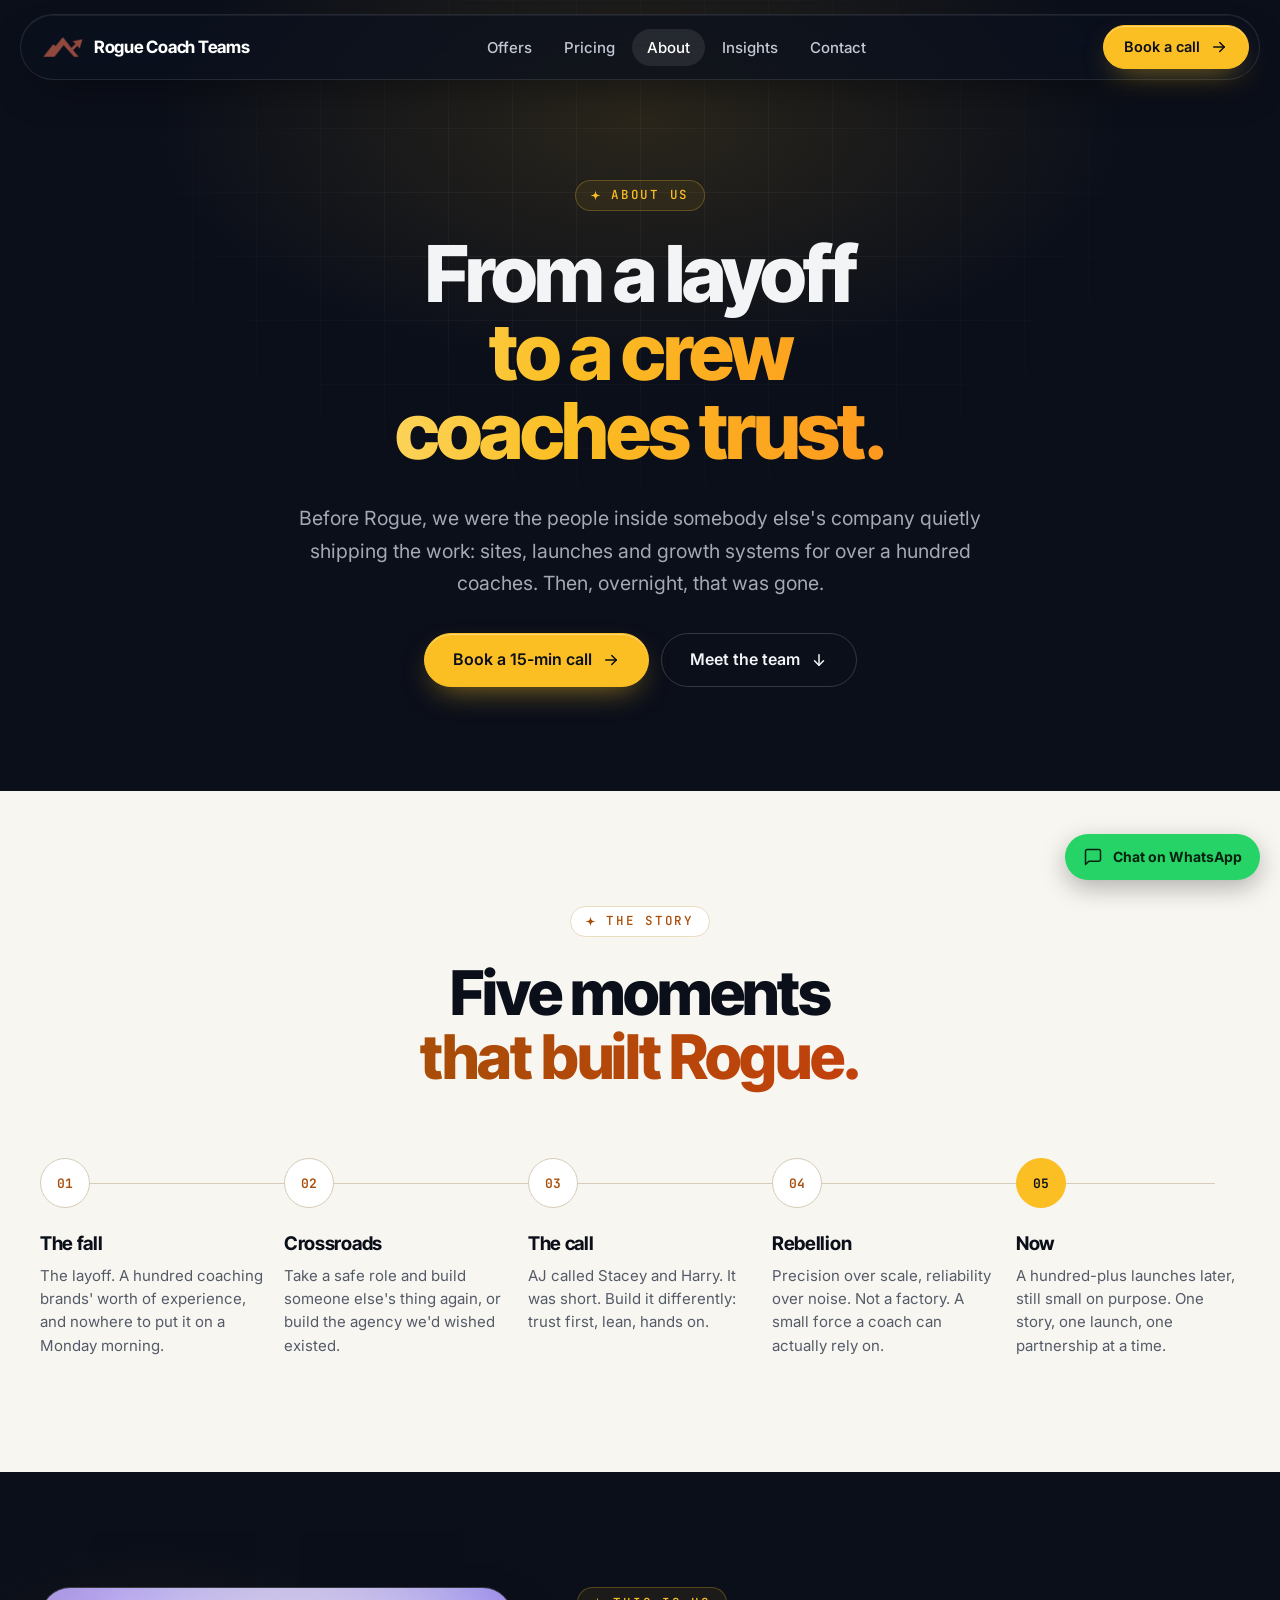
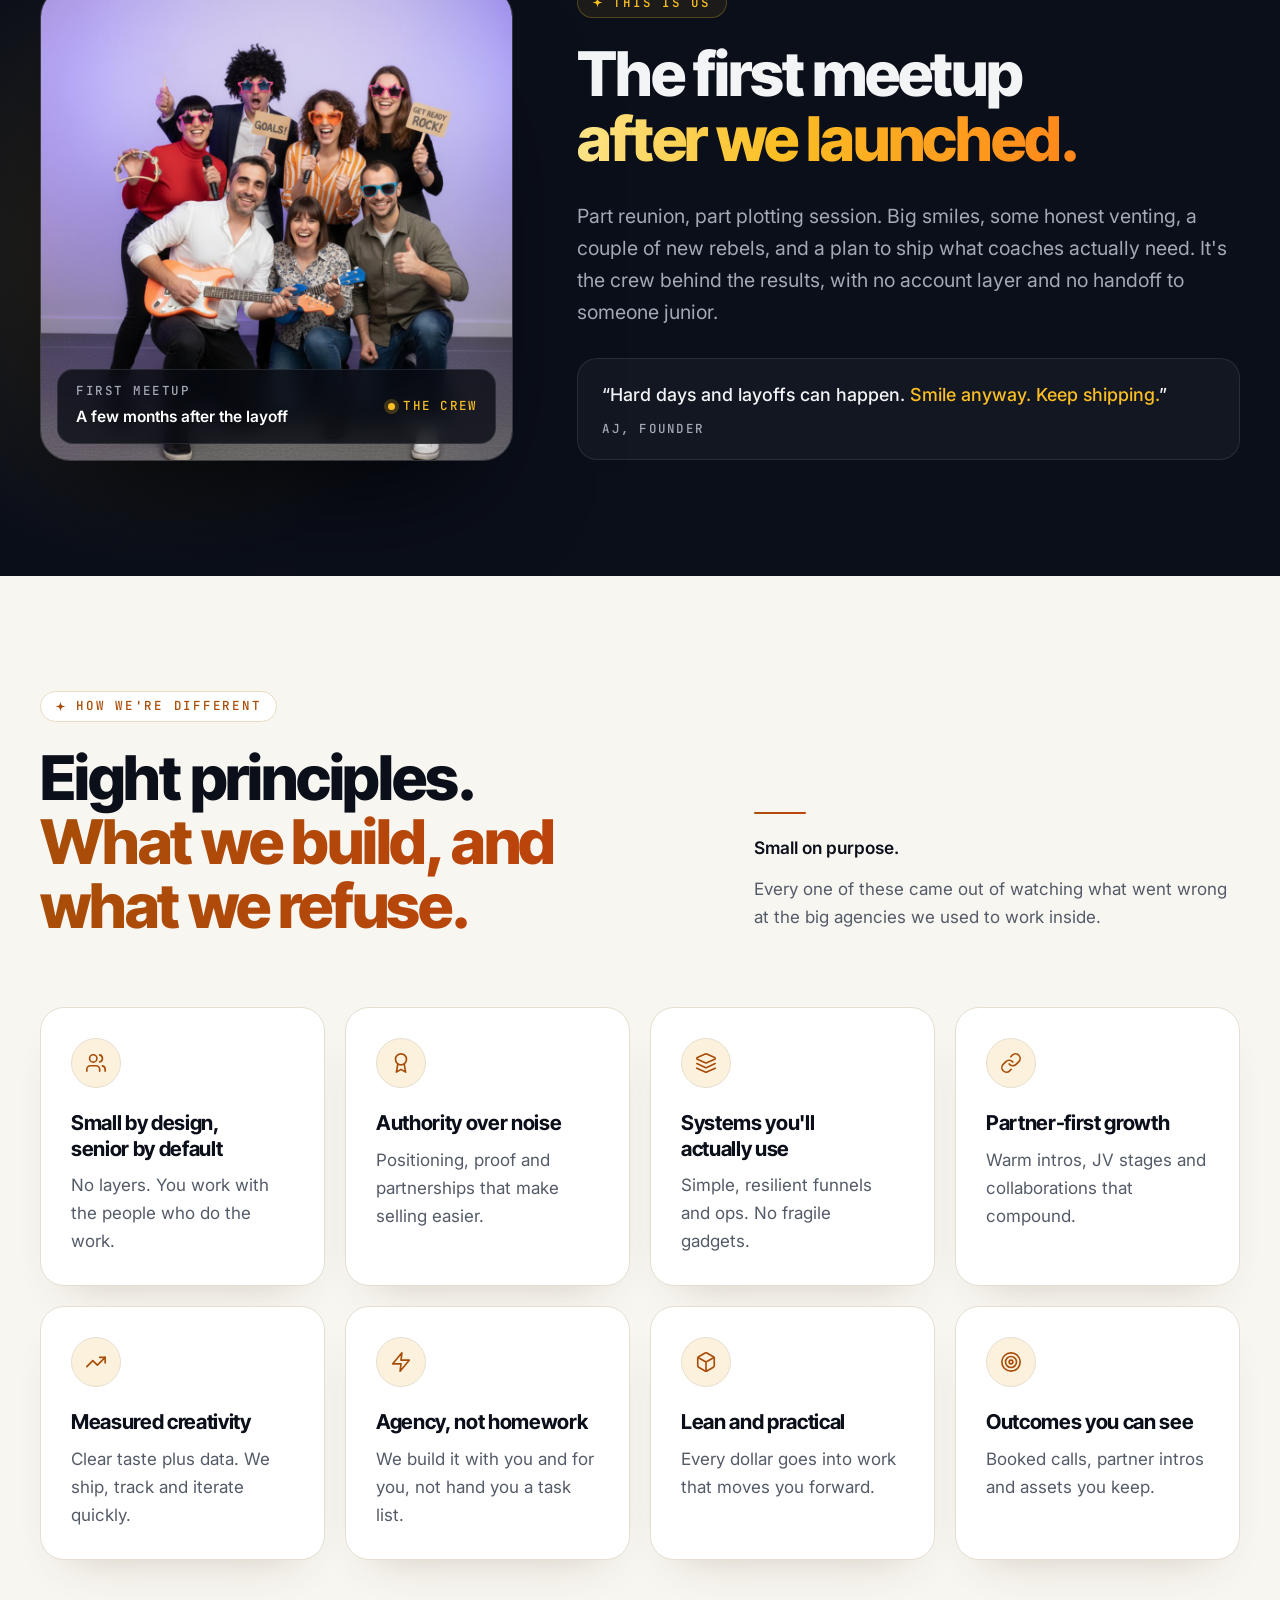
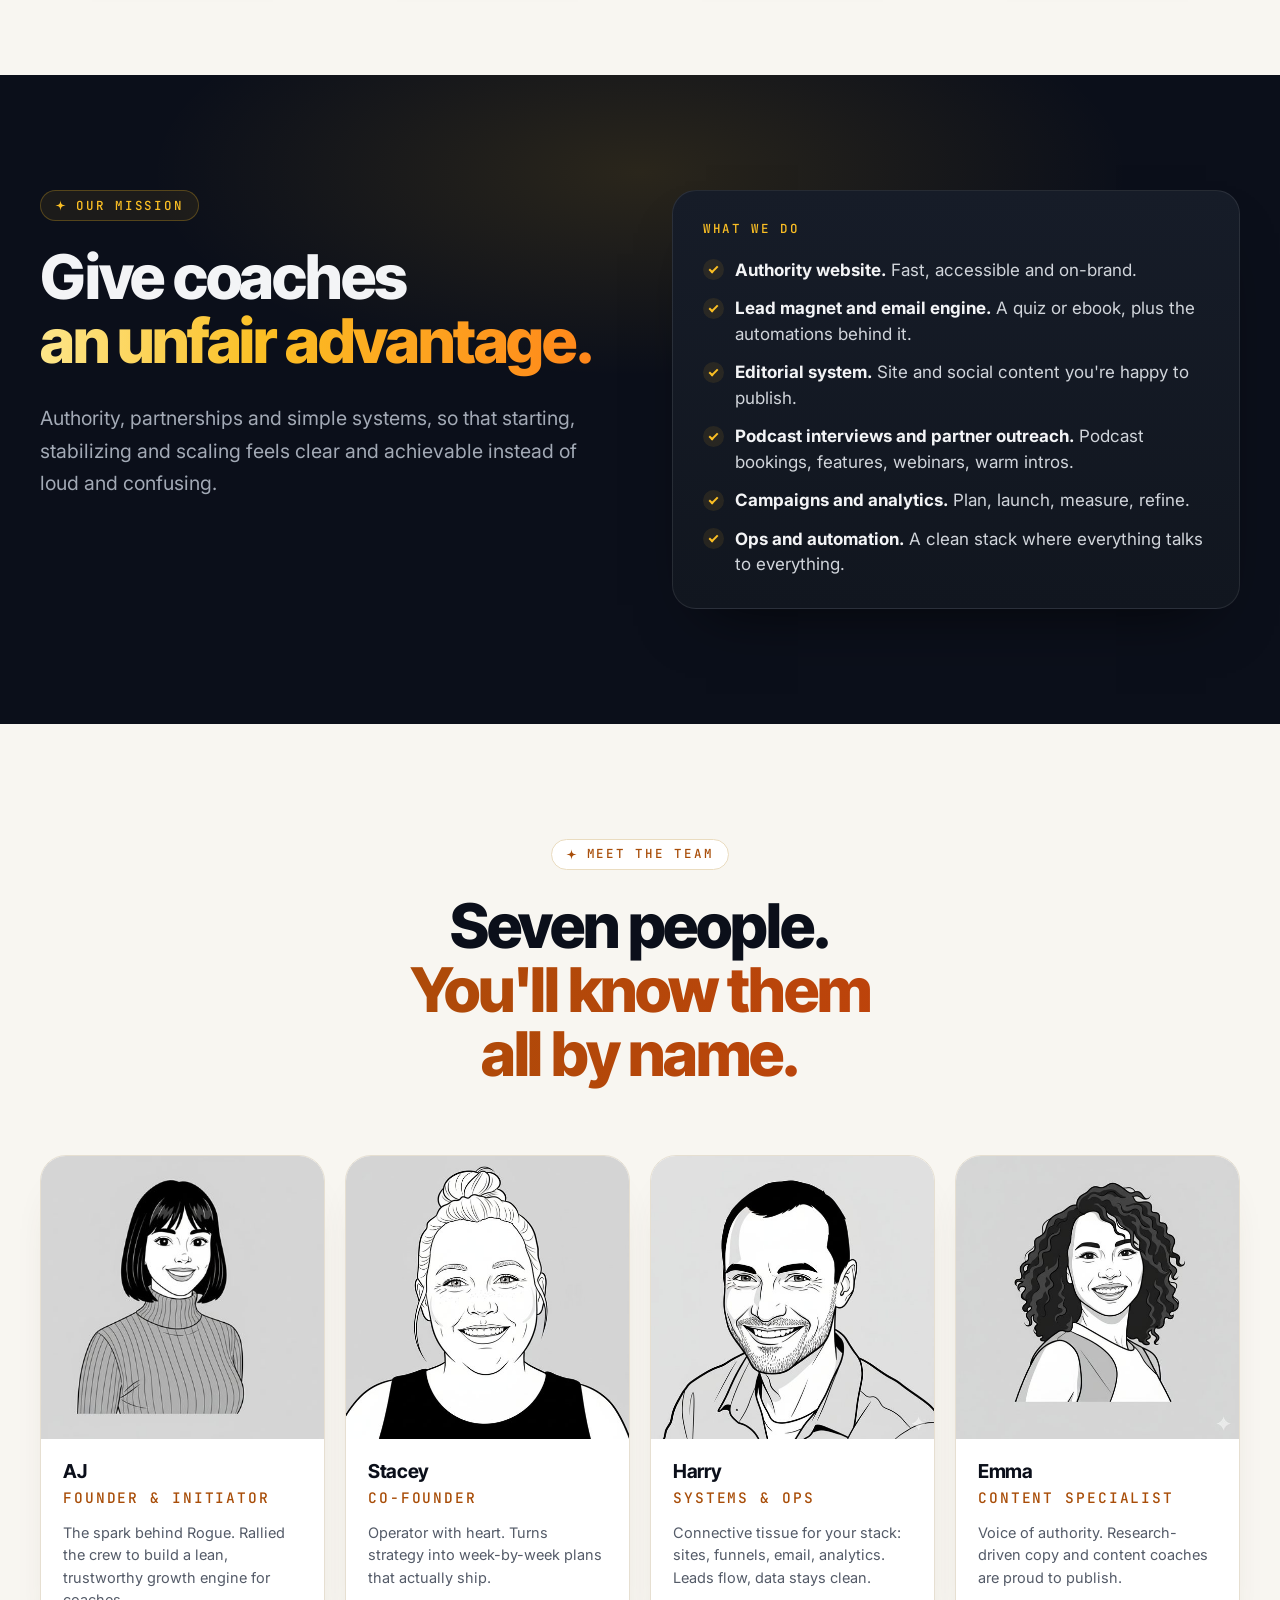
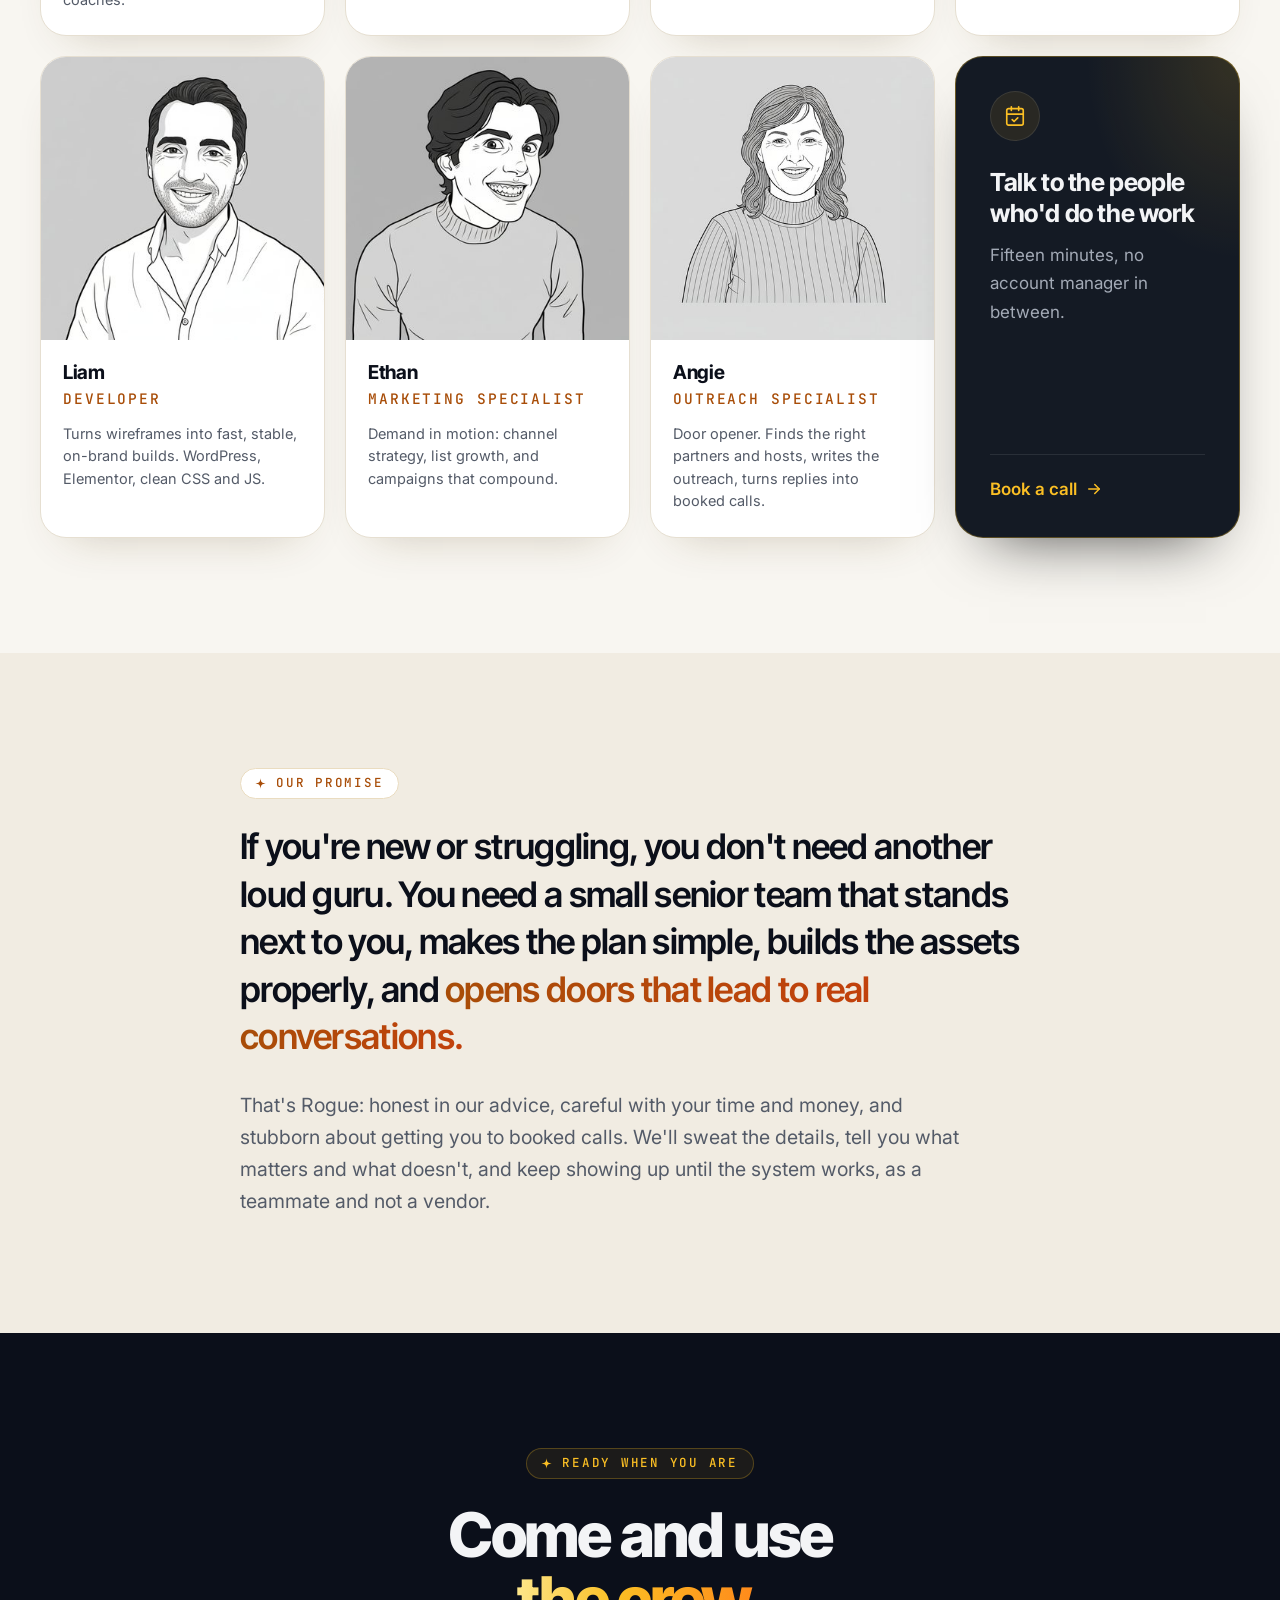
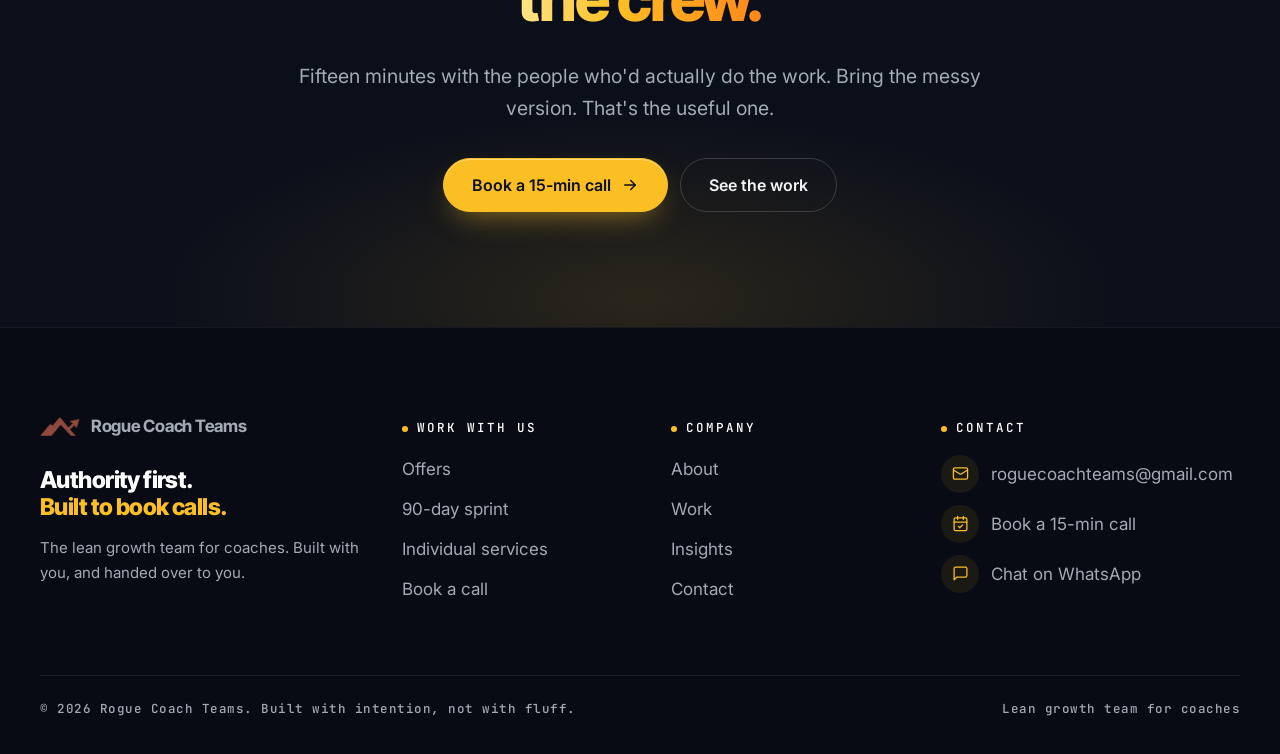
<file: about.html>
<!doctype html>
<html lang="en">
<head>
<!-- @head -->
<meta charset="utf-8">
<meta name="viewport" content="width=device-width, initial-scale=1">
<title>About | Rogue Coach Teams</title>
<meta name="description" content="A small senior crew that shipped sites, launches and growth systems for over a hundred coaching brands, then went independent to build the agency coaches actually need.">
<link rel="canonical" href="https://roguecoachteams.com/about.html">
<meta property="og:title" content="About | Rogue Coach Teams">
<meta property="og:description" content="A small senior crew that shipped sites, launches and growth systems for over a hundred coaching brands, then went independent to build the agency coaches actually need.">
<meta property="og:type" content="website">
<meta property="og:url" content="https://roguecoachteams.com/about.html">
<meta property="og:image" content="https://roguecoachteams.com/assets/img/crew.jpg">
<meta name="twitter:card" content="summary_large_image">
<meta name="theme-color" content="#0B0F1A">
<link rel="icon" href="assets/img/logo.png">
<link rel="preconnect" href="https://fonts.googleapis.com">
<link rel="preconnect" href="https://fonts.gstatic.com" crossorigin>
<link href="https://fonts.googleapis.com/css2?family=Inter+Tight:wght@700;800&family=Inter:wght@400;500;600;700&family=JetBrains+Mono:wght@500;600&display=swap" rel="stylesheet">
<link rel="stylesheet" href="assets/css/site.css">
<script>
/* Reveal animations only apply when JS is alive. If site.js never runs,
   the flag is pulled back off and the page renders as plain markup. */
(function(d){d.className+=' js';setTimeout(function(){
  if(!document.body||!document.body.classList.contains('is-ready'))
    d.className=d.className.replace(' js','');},2500);})(document.documentElement);
</script>
<!-- /@head -->
</head>
<body>
<!-- @header -->
<a class="skip" href="#main">Skip to content</a>

<div class="topbar">
  <header class="navbar">
    <a class="brand" href="index.html" aria-label="Rogue Coach Teams, home"><img src="assets/img/v2/mark.png" alt="" width="40" height="20"><span>Rogue Coach Teams</span></a>
    <nav class="nav" aria-label="Primary">
      <a href="services.html">Offers</a>
      <a href="pricing.html">Pricing</a>
      <a href="about.html">About</a>
      <a href="insights.html">Insights</a>
      <a href="contact.html">Contact</a>
    </nav>
    <a class="btn btn--sm" href="https://calendly.com/roguecoachteams/rebel-strategy-call">Book a call <svg class="i" aria-hidden="true"><use href="assets/icons.svg#arrow"/></svg></a>
    <button class="burger" type="button" aria-expanded="false" aria-controls="drawer" aria-label="Menu"><span></span></button>
  </header>
</div>

<nav class="drawer" id="drawer" aria-label="Mobile">
  <a href="services.html">Offers</a>
  <a href="pricing.html">Pricing</a>
  <a href="about.html">About</a>
  <a href="insights.html">Insights</a>
  <a href="contact.html">Contact</a>
  <a class="btn" href="https://calendly.com/roguecoachteams/rebel-strategy-call">Book a 15-min call <svg class="i" aria-hidden="true"><use href="assets/icons.svg#arrow"/></svg></a>
</nav>
<!-- /@header -->

<main id="main">

  <section class="sec dark glow gridbg phero" aria-labelledby="about-h">
    <div class="wrap">
      <p class="eyebrow lift" style="--d:40ms"><svg class="i" aria-hidden="true"><use href="assets/icons.svg#spark"/></svg>About us</p>
      <h1 id="about-h" class="lift" style="--d:120ms">From a layoff<br><span class="grad">to a crew coaches trust.</span></h1>
      <p class="lede lift" style="--d:240ms">
        Before Rogue, we were the people inside somebody else's company quietly shipping the
        work: sites, launches and growth systems for over a hundred coaches. Then, overnight,
        that was gone.
      </p>
      <div class="cta-row lift" style="--d:340ms">
        <a class="btn" href="https://calendly.com/roguecoachteams/rebel-strategy-call">Book a 15-min call <svg class="i" aria-hidden="true"><use href="assets/icons.svg#arrow"/></svg></a>
        <a class="btn btn--ghost" href="#team">Meet the team <svg class="i" aria-hidden="true"><use href="assets/icons.svg#arrow-down"/></svg></a>
      </div>
    </div>
  </section>

  <!-- The story is a real sequence, so it earns its numbering. -->
  <section class="sec light" aria-labelledby="story-h">
    <div class="wrap">
      <div class="head rise">
        <p class="eyebrow"><svg class="i" aria-hidden="true"><use href="assets/icons.svg#spark"/></svg>The story</p>
        <h2 id="story-h">Five moments<br><span class="grad">that built Rogue.</span></h2>
      </div>
      <ol class="track rise">
        <li class="tstep">
          <span class="tstep__n">01</span>
          <div><h3>The fall</h3>
          <p>The layoff. A hundred coaching brands' worth of experience, and nowhere to put it on a Monday morning.</p></div>
        </li>
        <li class="tstep">
          <span class="tstep__n">02</span>
          <div><h3>Crossroads</h3>
          <p>Take a safe role and build someone else's thing again, or build the agency we'd wished existed.</p></div>
        </li>
        <li class="tstep">
          <span class="tstep__n">03</span>
          <div><h3>The call</h3>
          <p>AJ called Stacey and Harry. It was short. Build it differently: trust first, lean, hands on.</p></div>
        </li>
        <li class="tstep">
          <span class="tstep__n">04</span>
          <div><h3>Rebellion</h3>
          <p>Precision over scale, reliability over noise. Not a factory. A small force a coach can actually rely on.</p></div>
        </li>
        <li class="tstep">
          <span class="tstep__n">05</span>
          <div><h3>Now</h3>
          <p>A hundred-plus launches later, still small on purpose. One story, one launch, one partnership at a time.</p></div>
        </li>
      </ol>
    </div>
  </section>

  <section class="sec dark glow glow--side" aria-labelledby="us-h">
    <div class="wrap spot">
      <div class="rise">
        <div class="photo">
          <img src="assets/img/crew.jpg" alt="The Rogue Coach Teams crew at their first meetup, in costume and mid-laugh" width="1024" height="1024" loading="lazy">
          <div class="vid__bar">
            <div><small>First meetup</small><b>A few months after the layoff</b></div>
            <span class="live">The crew</span>
          </div>
        </div>
      </div>
      <div class="rise" style="--d:120ms">
        <p class="eyebrow"><svg class="i" aria-hidden="true"><use href="assets/icons.svg#spark"/></svg>This is us</p>
        <h2 id="us-h">The first meetup<br><span class="grad">after we launched.</span></h2>
        <p class="lede" style="margin-top:24px">
          Part reunion, part plotting session. Big smiles, some honest venting, a couple of new
          rebels, and a plan to ship what coaches actually need. It's the crew behind the
          results, with no account layer and no handoff to someone junior.
        </p>
        <blockquote>
          &ldquo;Hard days and layoffs can happen. <em>Smile anyway. Keep shipping.</em>&rdquo;
          <footer>AJ, founder</footer>
        </blockquote>
      </div>
    </div>
  </section>

  <section class="sec light" aria-labelledby="principles-h">
    <div class="wrap">
      <div class="head--split">
        <div class="rise">
          <p class="eyebrow"><svg class="i" aria-hidden="true"><use href="assets/icons.svg#spark"/></svg>How we're different</p>
          <h2 id="principles-h">Eight principles.<br><span class="grad">What we build, and what we refuse.</span></h2>
        </div>
        <div class="note rise" style="--d:100ms">
          <p>Small on purpose.</p>
          <p>Every one of these came out of watching what went wrong at the big agencies we used to work inside.</p>
        </div>
      </div>
      <div class="grid grid--4">
        <div class="card card--hover rise"><span class="ico" style="margin-bottom:22px"><svg class="i" aria-hidden="true"><use href="assets/icons.svg#users"/></svg></span><h3>Small by design, senior by default</h3><p>No layers. You work with the people who do the work.</p></div>
        <div class="card card--hover rise" style="--d:60ms"><span class="ico" style="margin-bottom:22px"><svg class="i" aria-hidden="true"><use href="assets/icons.svg#award"/></svg></span><h3>Authority over noise</h3><p>Positioning, proof and partnerships that make selling easier.</p></div>
        <div class="card card--hover rise" style="--d:120ms"><span class="ico" style="margin-bottom:22px"><svg class="i" aria-hidden="true"><use href="assets/icons.svg#layers"/></svg></span><h3>Systems you'll actually use</h3><p>Simple, resilient funnels and ops. No fragile gadgets.</p></div>
        <div class="card card--hover rise" style="--d:180ms"><span class="ico" style="margin-bottom:22px"><svg class="i" aria-hidden="true"><use href="assets/icons.svg#link"/></svg></span><h3>Partner-first growth</h3><p>Warm intros, JV stages and collaborations that compound.</p></div>
        <div class="card card--hover rise"><span class="ico" style="margin-bottom:22px"><svg class="i" aria-hidden="true"><use href="assets/icons.svg#trend"/></svg></span><h3>Measured creativity</h3><p>Clear taste plus data. We ship, track and iterate quickly.</p></div>
        <div class="card card--hover rise" style="--d:60ms"><span class="ico" style="margin-bottom:22px"><svg class="i" aria-hidden="true"><use href="assets/icons.svg#zap"/></svg></span><h3>Agency, not homework</h3><p>We build it with you and for you, not hand you a task list.</p></div>
        <div class="card card--hover rise" style="--d:120ms"><span class="ico" style="margin-bottom:22px"><svg class="i" aria-hidden="true"><use href="assets/icons.svg#package"/></svg></span><h3>Lean and practical</h3><p>Every dollar goes into work that moves you forward.</p></div>
        <div class="card card--hover rise" style="--d:180ms"><span class="ico" style="margin-bottom:22px"><svg class="i" aria-hidden="true"><use href="assets/icons.svg#target"/></svg></span><h3>Outcomes you can see</h3><p>Booked calls, partner intros and assets you keep.</p></div>
      </div>
    </div>
  </section>

  <section class="sec dark glow" aria-labelledby="mission-h">
    <div class="wrap split split--top">
      <div class="rise">
        <p class="eyebrow"><svg class="i" aria-hidden="true"><use href="assets/icons.svg#spark"/></svg>Our mission</p>
        <h2 id="mission-h">Give coaches<br><span class="grad">an unfair advantage.</span></h2>
        <p class="lede" style="margin-top:24px">
          Authority, partnerships and simple systems, so that starting, stabilizing and scaling
          feels clear and achievable instead of loud and confusing.
        </p>
      </div>
      <div class="card rise" style="--d:100ms">
        <p class="kicker" style="margin-bottom:20px">What we do</p>
        <ul class="ticks">
          <li><strong>Authority website.</strong> Fast, accessible and on-brand.</li>
          <li><strong>Lead magnet and email engine.</strong> A quiz or ebook, plus the automations behind it.</li>
          <li><strong>Editorial system.</strong> Site and social content you're happy to publish.</li>
          <li><strong>Podcast interviews and partner outreach.</strong> Podcast bookings, features, webinars, warm intros.</li>
          <li><strong>Campaigns and analytics.</strong> Plan, launch, measure, refine.</li>
          <li><strong>Ops and automation.</strong> A clean stack where everything talks to everything.</li>
        </ul>
      </div>
    </div>
  </section>

  <section class="sec light" id="team" aria-labelledby="team-h">
    <div class="wrap">
      <div class="head rise">
        <p class="eyebrow"><svg class="i" aria-hidden="true"><use href="assets/icons.svg#spark"/></svg>Meet the team</p>
        <h2 id="team-h">Seven people.<br><span class="grad">You'll know them all by name.</span></h2>
      </div>
      <div class="team">
        <article class="card person rise">
          <img src="assets/img/team-aj.jpg" alt="AJ" loading="lazy" width="560" height="436">
          <div class="person__b"><h3>AJ</h3><p class="kicker">Founder &amp; initiator</p>
          <p>The spark behind Rogue. Rallied the crew to build a lean, trustworthy growth engine for coaches.</p></div>
        </article>
        <article class="card person rise" style="--d:60ms">
          <img src="assets/img/team-stacey.jpg" alt="Stacey" loading="lazy" width="560" height="560">
          <div class="person__b"><h3>Stacey</h3><p class="kicker">Co-founder</p>
          <p>Operator with heart. Turns strategy into week-by-week plans that actually ship.</p></div>
        </article>
        <article class="card person rise" style="--d:120ms">
          <img src="assets/img/team-harry.jpg" alt="Harry" loading="lazy" width="560" height="560">
          <div class="person__b"><h3>Harry</h3><p class="kicker">Systems &amp; ops</p>
          <p>Connective tissue for your stack: sites, funnels, email, analytics. Leads flow, data stays clean.</p></div>
        </article>
        <article class="card person rise" style="--d:180ms">
          <img src="assets/img/team-emma.jpg" alt="Emma" loading="lazy" width="560" height="560">
          <div class="person__b"><h3>Emma</h3><p class="kicker">Content specialist</p>
          <p>Voice of authority. Research-driven copy and content coaches are proud to publish.</p></div>
        </article>
        <article class="card person rise">
          <img src="assets/img/team-liam.jpg" alt="Liam" loading="lazy" width="560" height="373">
          <div class="person__b"><h3>Liam</h3><p class="kicker">Developer</p>
          <p>Turns wireframes into fast, stable, on-brand builds. WordPress, Elementor, clean CSS and JS.</p></div>
        </article>
        <article class="card person rise" style="--d:60ms">
          <img src="assets/img/team-ethan.jpg" alt="Ethan" loading="lazy" width="560" height="373">
          <div class="person__b"><h3>Ethan</h3><p class="kicker">Marketing specialist</p>
          <p>Demand in motion: channel strategy, list growth, and campaigns that compound.</p></div>
        </article>
        <article class="card person rise" style="--d:120ms">
          <img src="assets/img/team-angie.jpg" alt="Angie" loading="lazy" width="560" height="436">
          <div class="person__b"><h3>Angie</h3><p class="kicker">Outreach specialist</p>
          <p>Door opener. Finds the right partners and hosts, writes the outreach, turns replies into booked calls.</p></div>
        </article>
        <article class="card lane lane--q dark rise" style="--d:180ms">
          <span class="ico"><svg class="i" aria-hidden="true"><use href="assets/icons.svg#calendar"/></svg></span>
          <h3>Talk to the people who'd do the work</h3>
          <p>Fifteen minutes, no account manager in between.</p>
          <div class="lane__foot"><a class="arrowlink" href="https://calendly.com/roguecoachteams/rebel-strategy-call">Book a call <svg class="i" aria-hidden="true"><use href="assets/icons.svg#arrow"/></svg></a></div>
        </article>
      </div>
    </div>
  </section>

  <section class="sec light light--2" aria-labelledby="promise-h">
    <div class="wrap wrap--narrow rise">
      <p class="eyebrow"><svg class="i" aria-hidden="true"><use href="assets/icons.svg#spark"/></svg><span id="promise-h">Our promise</span></p>
      <p class="promise">
        If you're new or struggling, you don't need another loud guru. You need a small senior
        team that stands next to you, makes the plan simple, builds the assets properly, and
        <span class="grad">opens doors that lead to real conversations.</span>
      </p>
      <p class="lede" style="margin-top:28px">
        That's Rogue: honest in our advice, careful with your time and money, and stubborn about
        getting you to booked calls. We'll sweat the details, tell you what matters and what
        doesn't, and keep showing up until the system works, as a teammate and not a vendor.
      </p>
    </div>
  </section>

  <section class="sec dark glow glow--low cta" aria-labelledby="cta-h">
    <div class="wrap rise">
      <p class="eyebrow"><svg class="i" aria-hidden="true"><use href="assets/icons.svg#spark"/></svg>Ready when you are</p>
      <h2 id="cta-h">Come and use<br><span class="grad">the crew.</span></h2>
      <p class="lede">Fifteen minutes with the people who'd actually do the work. Bring the messy version. That's the useful one.</p>
      <div class="cta-row" style="justify-content:center;margin-top:34px">
        <a class="btn" href="https://calendly.com/roguecoachteams/rebel-strategy-call">Book a 15-min call <svg class="i" aria-hidden="true"><use href="assets/icons.svg#arrow"/></svg></a>
        <a class="btn btn--ghost" href="index.html#work">See the work</a>
      </div>
    </div>
  </section>

</main>

<!-- @footer -->
<footer class="ftr">
  <div class="wrap">
    <div class="ftr__grid">
      <div>
        <a class="brand" href="index.html" aria-label="Rogue Coach Teams, home"><img src="assets/img/v2/mark.png" alt="" width="40" height="20"><span>Rogue Coach Teams</span></a>
        <p class="ftr__tag">Authority first.<br><span>Built to book calls.</span></p>
        <p class="ftr__small">The lean growth team for coaches. Built with you, and handed over to you.</p>
      </div>
      <div>
        <h4>Work with us</h4>
        <ul>
          <li><a href="services.html">Offers</a></li>
          <li><a href="sprint.html">90-day sprint</a></li>
          <li><a href="pricing.html">Individual services</a></li>
          <li><a href="https://calendly.com/roguecoachteams/rebel-strategy-call">Book a call</a></li>
        </ul>
      </div>
      <div>
        <h4>Company</h4>
        <ul>
          <li><a href="about.html">About</a></li>
          <li><a href="index.html#work">Work</a></li>
          <li><a href="insights.html">Insights</a></li>
          <li><a href="contact.html">Contact</a></li>
        </ul>
      </div>
      <div class="ftr__contact">
        <h4>Contact</h4>
        <ul>
          <li><a href="mailto:roguecoachteams@gmail.com"><span class="ico"><svg class="i" aria-hidden="true"><use href="assets/icons.svg#mail"/></svg></span>roguecoachteams@gmail.com</a></li>
          <li><a href="https://calendly.com/roguecoachteams/rebel-strategy-call"><span class="ico"><svg class="i" aria-hidden="true"><use href="assets/icons.svg#calendar"/></svg></span>Book a 15-min call</a></li>
          <li><a href="https://wa.me/13202911634"><span class="ico"><svg class="i" aria-hidden="true"><use href="assets/icons.svg#message"/></svg></span>Chat on WhatsApp</a></li>
        </ul>
      </div>
    </div>
    <div class="ftr__base">
      <span>&copy; 2026 Rogue Coach Teams. Built with intention, not with fluff.</span>
      <span>Lean growth team for coaches</span>
    </div>
  </div>
</footer>


<a class="wa" href="https://wa.me/13202911634?text=Hi%20Rogue%20Coach%20Teams" target="_blank" rel="noopener" aria-label="Chat with us on WhatsApp"><svg class="i" aria-hidden="true"><use href="assets/icons.svg#message"/></svg><span>Chat on WhatsApp</span></a>
<script src="assets/js/site.js"></script>
<!-- /@footer -->
</body>
</html>
</file>
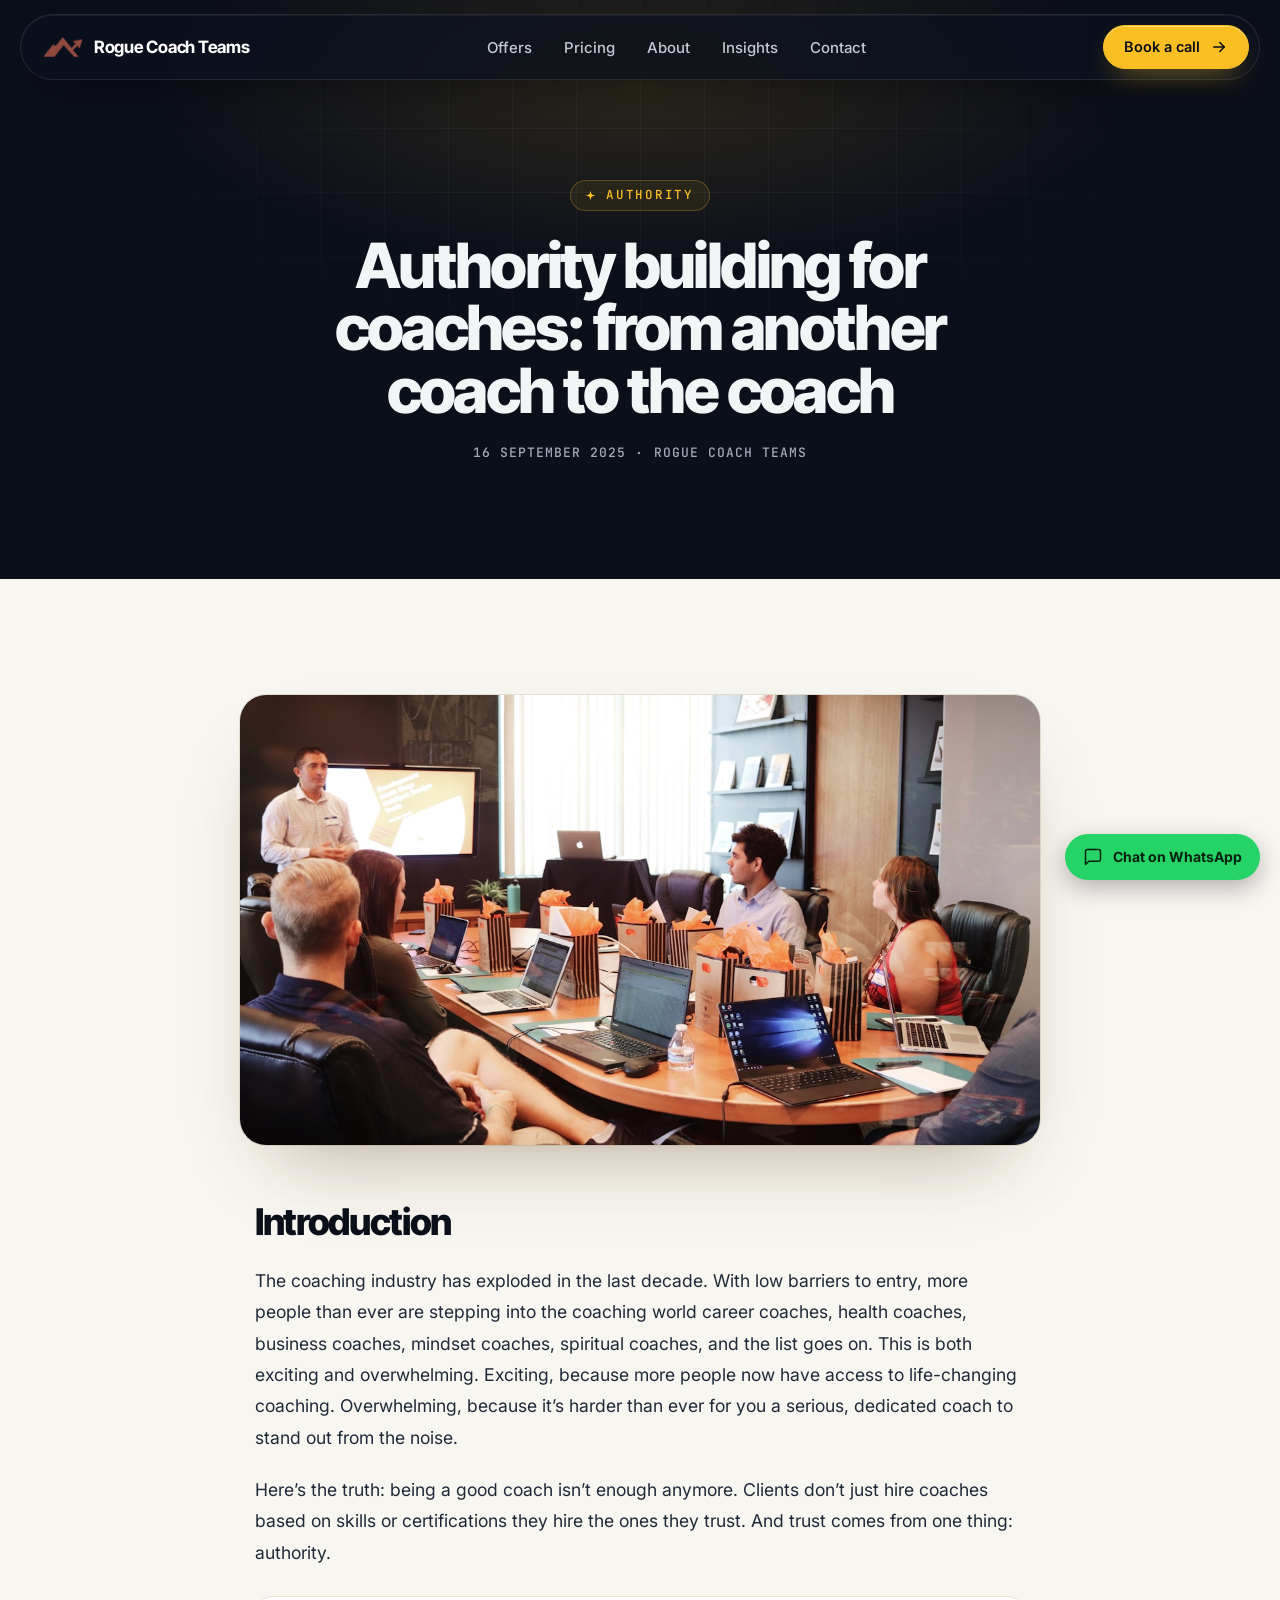
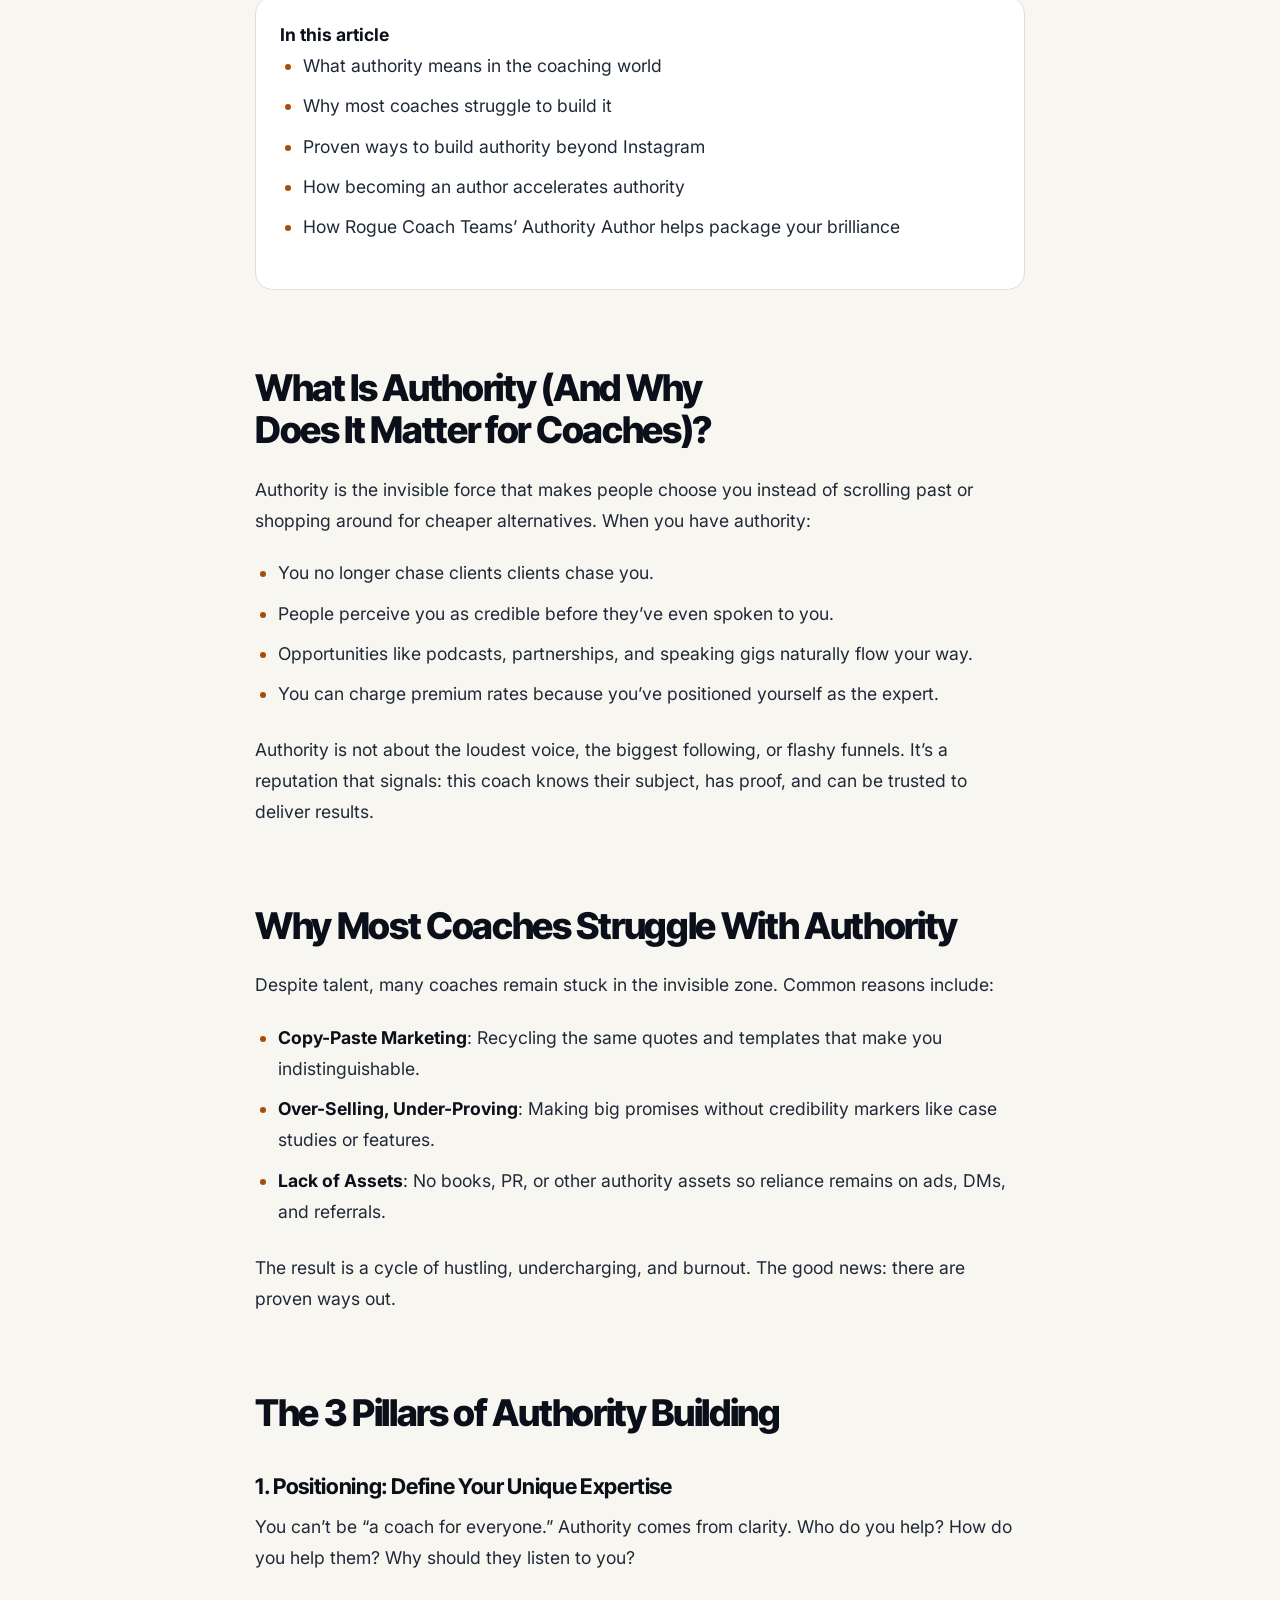
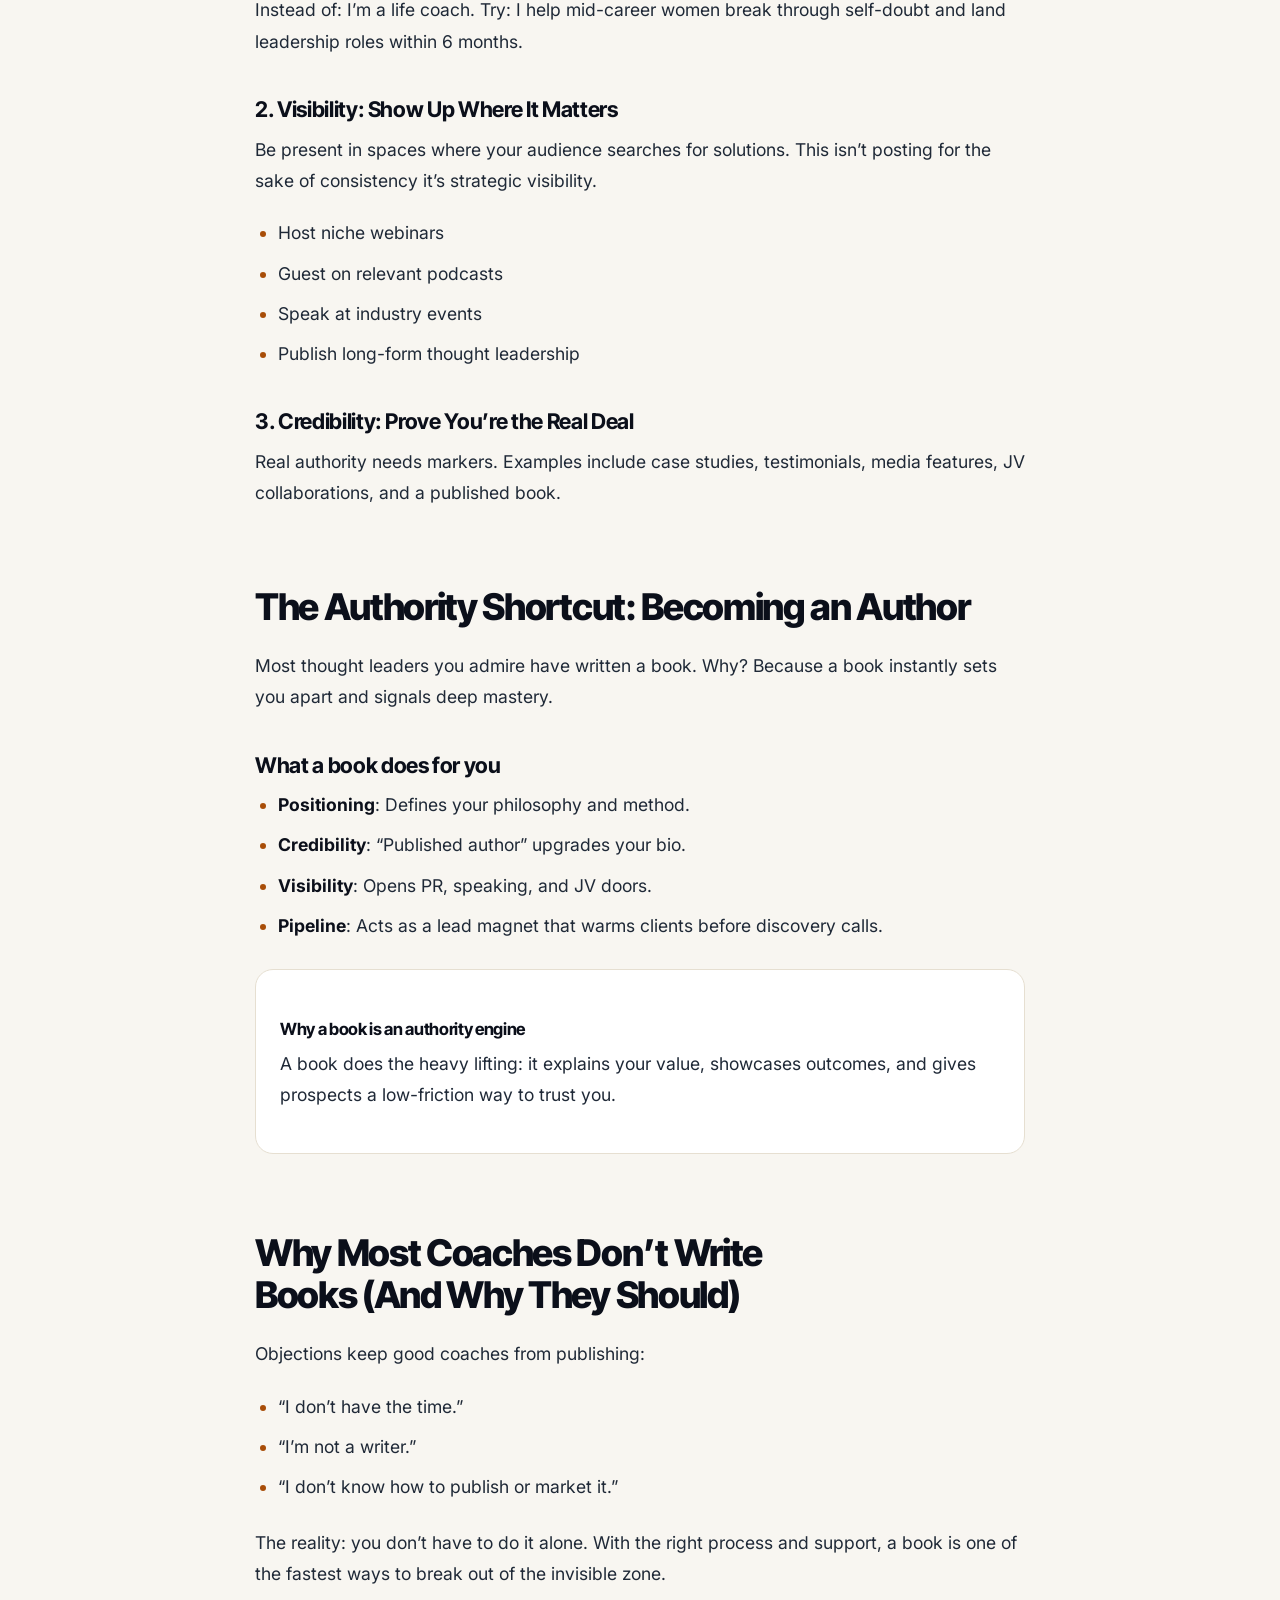
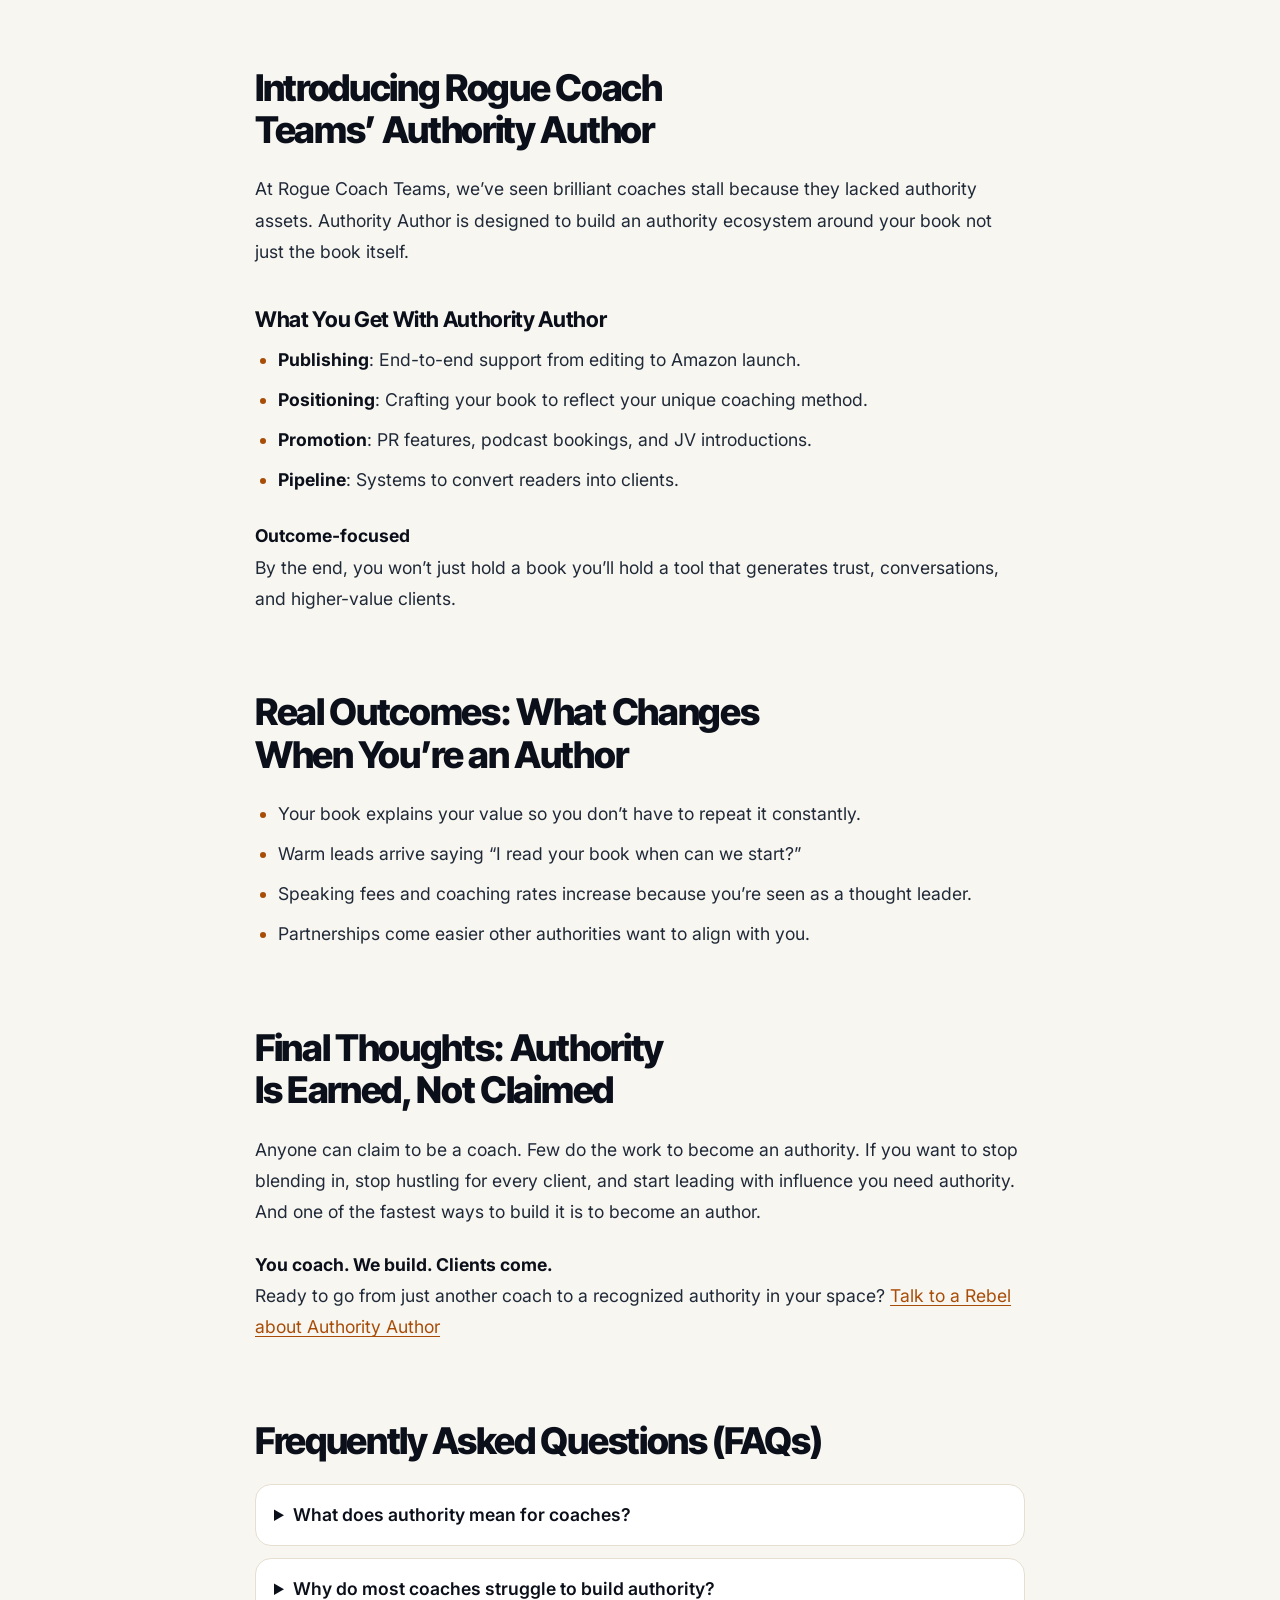
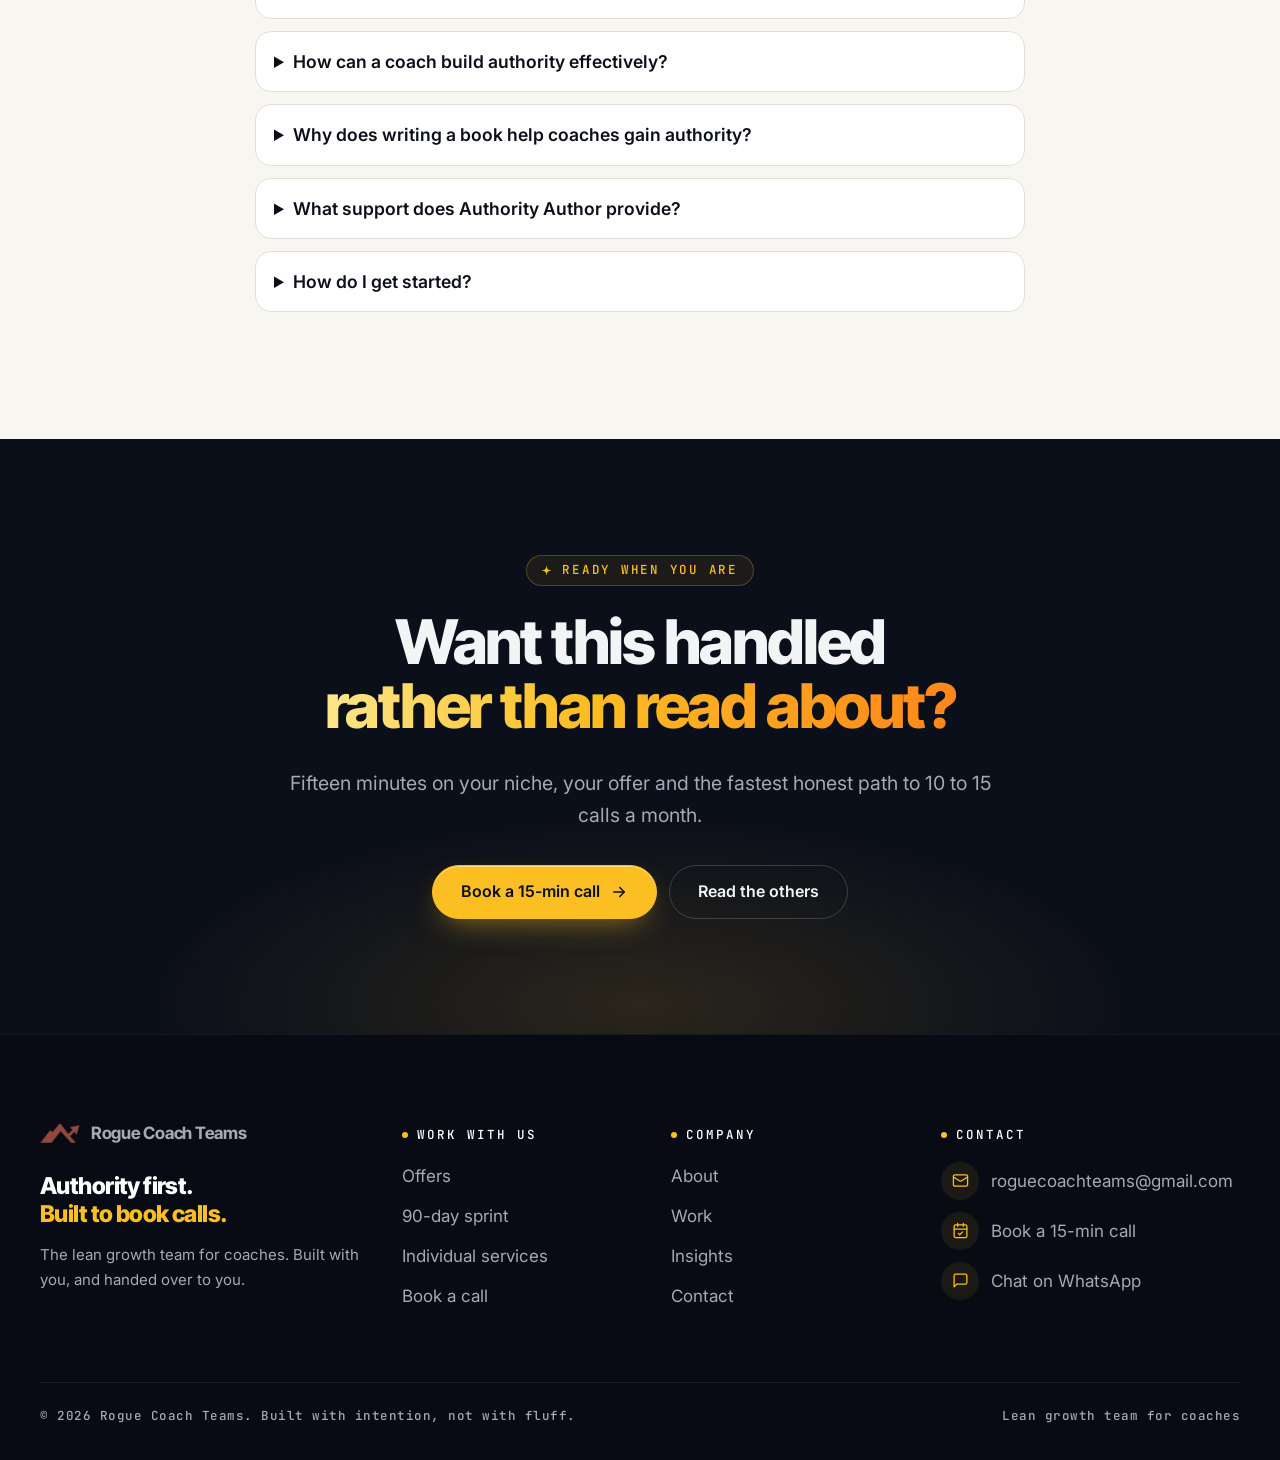
<file: authority-building-for-coaches.html>
<!doctype html>
<html lang="en">
<head>
<!-- @head -->
<meta charset="utf-8">
<meta name="viewport" content="width=device-width, initial-scale=1">
<title>Authority building for coaches: from another coach to the coach | Rogue Coach Teams</title>
<meta name="description" content="Practical strategies to build genuine authority as a coach, so the right clients arrive already convinced instead of needing to be sold.">
<link rel="canonical" href="https://roguecoachteams.com/authority-building-for-coaches.html">
<meta property="og:title" content="Authority building for coaches: from another coach to the coach | Rogue Coach Teams">
<meta property="og:description" content="Practical strategies to build genuine authority as a coach, so the right clients arrive already convinced instead of needing to be sold.">
<meta property="og:type" content="website">
<meta property="og:url" content="https://roguecoachteams.com/authority-building-for-coaches.html">
<meta property="og:image" content="https://roguecoachteams.com/assets/img/blog/authority-building-for-coaches-cover.jpg">
<meta name="twitter:card" content="summary_large_image">
<meta name="theme-color" content="#0B0F1A">
<link rel="icon" href="assets/img/logo.png">
<link rel="preconnect" href="https://fonts.googleapis.com">
<link rel="preconnect" href="https://fonts.gstatic.com" crossorigin>
<link href="https://fonts.googleapis.com/css2?family=Inter+Tight:wght@700;800&family=Inter:wght@400;500;600;700&family=JetBrains+Mono:wght@500;600&display=swap" rel="stylesheet">
<link rel="stylesheet" href="assets/css/site.css">
<script>
/* Reveal animations only apply when JS is alive. If site.js never runs,
   the flag is pulled back off and the page renders as plain markup. */
(function(d){d.className+=' js';setTimeout(function(){
  if(!document.body||!document.body.classList.contains('is-ready'))
    d.className=d.className.replace(' js','');},2500);})(document.documentElement);
</script>
<!-- /@head -->
</head>
<body>
<!-- @header -->
<a class="skip" href="#main">Skip to content</a>

<div class="topbar">
  <header class="navbar">
    <a class="brand" href="index.html" aria-label="Rogue Coach Teams, home"><img src="assets/img/v2/mark.png" alt="" width="40" height="20"><span>Rogue Coach Teams</span></a>
    <nav class="nav" aria-label="Primary">
      <a href="services.html">Offers</a>
      <a href="pricing.html">Pricing</a>
      <a href="about.html">About</a>
      <a href="insights.html">Insights</a>
      <a href="contact.html">Contact</a>
    </nav>
    <a class="btn btn--sm" href="https://calendly.com/roguecoachteams/rebel-strategy-call">Book a call <svg class="i" aria-hidden="true"><use href="assets/icons.svg#arrow"/></svg></a>
    <button class="burger" type="button" aria-expanded="false" aria-controls="drawer" aria-label="Menu"><span></span></button>
  </header>
</div>

<nav class="drawer" id="drawer" aria-label="Mobile">
  <a href="services.html">Offers</a>
  <a href="pricing.html">Pricing</a>
  <a href="about.html">About</a>
  <a href="insights.html">Insights</a>
  <a href="contact.html">Contact</a>
  <a class="btn" href="https://calendly.com/roguecoachteams/rebel-strategy-call">Book a 15-min call <svg class="i" aria-hidden="true"><use href="assets/icons.svg#arrow"/></svg></a>
</nav>
<!-- /@header -->

<main id="main">

  <section class="sec dark glow gridbg phero" aria-labelledby="post-h">
    <div class="wrap">
      <p class="eyebrow lift" style="--d:40ms"><svg class="i" aria-hidden="true"><use href="assets/icons.svg#spark"/></svg>Authority</p>
      <h1 id="post-h" class="lift" style="--d:120ms;max-width:20ch;font-size:clamp(2.2rem,1.2rem + 3.4vw,3.9rem)">Authority building for coaches: from another coach to the coach</h1>
      <p class="phero__meta lift" style="--d:240ms"><time datetime="2025-09-16">16 September 2025</time> · Rogue Coach Teams</p>
    </div>
  </section>

  <section class="sec light">
    <div class="wrap wrap--narrow">
      <img class="cover rise" src="assets/img/blog/authority-building-for-coaches-cover.jpg" alt="Coach speaking on stage, building authority" width="1600" height="900">
      <div class="prose">
<h2>Introduction</h2> <p>The coaching industry has exploded in the last decade. With low barriers to entry, more people than ever are stepping into the coaching world career coaches, health coaches, business coaches, mindset coaches, spiritual coaches, and the list goes on. This is both exciting and overwhelming. Exciting, because more people now have access to life-changing coaching. Overwhelming, because it’s harder than ever for you a serious, dedicated coach to stand out from the noise.</p> <p>Here’s the truth: being a good coach isn’t enough anymore. Clients don’t just hire coaches based on skills or certifications they hire the ones they trust. And trust comes from one thing: authority.</p> <aside> <strong>In this article</strong> <ul> <li>What authority means in the coaching world</li> <li>Why most coaches struggle to build it</li> <li>Proven ways to build authority beyond Instagram</li> <li>How becoming an author accelerates authority</li> <li>How Rogue Coach Teams’ Authority Author helps package your brilliance</li> </ul> </aside> <h2>What Is Authority (And Why Does It Matter for Coaches)?</h2> <p>Authority is the invisible force that makes people choose you instead of scrolling past or shopping around for cheaper alternatives. When you have authority:</p> <ul> <li>You no longer chase clients clients chase you.</li> <li>People perceive you as credible before they’ve even spoken to you.</li> <li>Opportunities like podcasts, partnerships, and speaking gigs naturally flow your way.</li> <li>You can charge premium rates because you’ve positioned yourself as the expert.</li> </ul> <p>Authority is not about the loudest voice, the biggest following, or flashy funnels. It’s a reputation that signals: this coach knows their subject, has proof, and can be trusted to deliver results.</p> <h2>Why Most Coaches Struggle With Authority</h2> <p>Despite talent, many coaches remain stuck in the invisible zone. Common reasons include:</p> <ul> <li><strong>Copy-Paste Marketing</strong>: Recycling the same quotes and templates that make you indistinguishable.</li> <li><strong>Over-Selling, Under-Proving</strong>: Making big promises without credibility markers like case studies or features.</li> <li><strong>Lack of Assets</strong>: No books, PR, or other authority assets so reliance remains on ads, DMs, and referrals.</li> </ul> <p>The result is a cycle of hustling, undercharging, and burnout. The good news: there are proven ways out.</p> <h2>The 3 Pillars of Authority Building</h2> <h3>1. Positioning: Define Your Unique Expertise</h3> <p>You can’t be “a coach for everyone.” Authority comes from clarity. Who do you help? How do you help them? Why should they listen to you?</p> <p>Instead of: I’m a life coach. Try: I help mid-career women break through self-doubt and land leadership roles within 6 months.</p> <h3>2. Visibility: Show Up Where It Matters</h3> <p>Be present in spaces where your audience searches for solutions. This isn’t posting for the sake of consistency it’s strategic visibility.</p> <ul> <li>Host niche webinars</li> <li>Guest on relevant podcasts</li> <li>Speak at industry events</li> <li>Publish long-form thought leadership</li> </ul> <h3>3. Credibility: Prove You’re the Real Deal</h3> <p>Real authority needs markers. Examples include case studies, testimonials, media features, JV collaborations, and a published book.</p> <h2>The Authority Shortcut: Becoming an Author</h2> <p>Most thought leaders you admire have written a book. Why? Because a book instantly sets you apart and signals deep mastery.</p> <h3>What a book does for you</h3> <ul> <li><strong>Positioning</strong>: Defines your philosophy and method.</li> <li><strong>Credibility</strong>: “Published author” upgrades your bio.</li> <li><strong>Visibility</strong>: Opens PR, speaking, and JV doors.</li> <li><strong>Pipeline</strong>: Acts as a lead magnet that warms clients before discovery calls.</li> </ul> <aside> <h4>Why a book is an authority engine</h4> <p>A book does the heavy lifting: it explains your value, showcases outcomes, and gives prospects a low-friction way to trust you.</p> </aside> <h2>Why Most Coaches Don’t Write Books (And Why They Should)</h2> <p>Objections keep good coaches from publishing:</p> <ul> <li>“I don’t have the time.”</li> <li>“I’m not a writer.”</li> <li>“I don’t know how to publish or market it.”</li> </ul> <p>The reality: you don’t have to do it alone. With the right process and support, a book is one of the fastest ways to break out of the invisible zone.</p> <h2>Introducing Rogue Coach Teams’ Authority Author</h2> <p>At Rogue Coach Teams, we’ve seen brilliant coaches stall because they lacked authority assets. Authority Author is designed to build an authority ecosystem around your book not just the book itself.</p> <h3>What You Get With Authority Author</h3> <ul> <li><strong>Publishing</strong>: End-to-end support from editing to Amazon launch.</li> <li><strong>Positioning</strong>: Crafting your book to reflect your unique coaching method.</li> <li><strong>Promotion</strong>: PR features, podcast bookings, and JV introductions.</li> <li><strong>Pipeline</strong>: Systems to convert readers into clients.</li> </ul> <strong>Outcome-focused</strong> <p>By the end, you won’t just hold a book you’ll hold a tool that generates trust, conversations, and higher-value clients.</p> <h2>Real Outcomes: What Changes When You’re an Author</h2> <ul> <li>Your book explains your value so you don’t have to repeat it constantly.</li> <li>Warm leads arrive saying “I read your book when can we start?”</li> <li>Speaking fees and coaching rates increase because you’re seen as a thought leader.</li> <li>Partnerships come easier other authorities want to align with you.</li> </ul> <h2>Final Thoughts: Authority Is Earned, Not Claimed</h2> <p>Anyone can claim to be a coach. Few do the work to become an authority. If you want to stop blending in, stop hustling for every client, and start leading with influence you need authority. And one of the fastest ways to build it is to become an author.</p> <strong>You coach. We build. Clients come.</strong><br>
          Ready to go from just another coach to a recognized authority in your space?
        <a href="https://calendly.com/roguecoachteams/rebel-strategy-call">Talk to a Rebel about Authority Author</a> <h2>Frequently Asked Questions (FAQs)</h2> <details> <summary>What does authority mean for coaches?</summary> 
            Authority for coaches means being trusted and seen as credible in your niche. It makes clients come to you, opens opportunities, and lets you command premium rates.
          </details> <details> <summary>Why do most coaches struggle to build authority?</summary> Many coaches recycle generic content, promise results without proof, and lack authority assets like books, PR features, or case studies. </details> <details> <summary>How can a coach build authority effectively?</summary> Build clear positioning, show up where your audience searches, and add credibility markers case studies, media features, collaborations, and a published book. </details> <details> <summary>Why does writing a book help coaches gain authority?</summary> A book packages your expertise, upgrades your bio, creates PR and speaking opportunities, and acts as a powerful lead magnet. </details> <details> <summary>What support does Authority Author provide?</summary> Authority Author offers end-to-end publishing help, positioning, PR and podcast promotion, and systems to turn your book into client-generating assets. </details> <details> <summary>How do I get started?</summary> If you’re ready to build authority, talk to a strategist at Rogue Coach Teams to see how Authority Author can fit your goals and timeline. </details>
      </div>
    </div>
  </section>

  <section class="sec dark glow glow--low cta" aria-labelledby="cta-h">
    <div class="wrap rise">
      <p class="eyebrow"><svg class="i" aria-hidden="true"><use href="assets/icons.svg#spark"/></svg>Ready when you are</p>
      <h2 id="cta-h">Want this handled<br><span class="grad">rather than read about?</span></h2>
      <p class="lede">Fifteen minutes on your niche, your offer and the fastest honest path to 10 to 15 calls a month.</p>
      <div class="cta-row" style="justify-content:center;margin-top:34px">
        <a class="btn" href="https://calendly.com/roguecoachteams/rebel-strategy-call">Book a 15-min call <svg class="i" aria-hidden="true"><use href="assets/icons.svg#arrow"/></svg></a>
        <a class="btn btn--ghost" href="insights.html">Read the others</a>
      </div>
    </div>
  </section>

</main>

<!-- @footer -->
<footer class="ftr">
  <div class="wrap">
    <div class="ftr__grid">
      <div>
        <a class="brand" href="index.html" aria-label="Rogue Coach Teams, home"><img src="assets/img/v2/mark.png" alt="" width="40" height="20"><span>Rogue Coach Teams</span></a>
        <p class="ftr__tag">Authority first.<br><span>Built to book calls.</span></p>
        <p class="ftr__small">The lean growth team for coaches. Built with you, and handed over to you.</p>
      </div>
      <div>
        <h4>Work with us</h4>
        <ul>
          <li><a href="services.html">Offers</a></li>
          <li><a href="sprint.html">90-day sprint</a></li>
          <li><a href="pricing.html">Individual services</a></li>
          <li><a href="https://calendly.com/roguecoachteams/rebel-strategy-call">Book a call</a></li>
        </ul>
      </div>
      <div>
        <h4>Company</h4>
        <ul>
          <li><a href="about.html">About</a></li>
          <li><a href="index.html#work">Work</a></li>
          <li><a href="insights.html">Insights</a></li>
          <li><a href="contact.html">Contact</a></li>
        </ul>
      </div>
      <div class="ftr__contact">
        <h4>Contact</h4>
        <ul>
          <li><a href="mailto:roguecoachteams@gmail.com"><span class="ico"><svg class="i" aria-hidden="true"><use href="assets/icons.svg#mail"/></svg></span>roguecoachteams@gmail.com</a></li>
          <li><a href="https://calendly.com/roguecoachteams/rebel-strategy-call"><span class="ico"><svg class="i" aria-hidden="true"><use href="assets/icons.svg#calendar"/></svg></span>Book a 15-min call</a></li>
          <li><a href="https://wa.me/13202911634"><span class="ico"><svg class="i" aria-hidden="true"><use href="assets/icons.svg#message"/></svg></span>Chat on WhatsApp</a></li>
        </ul>
      </div>
    </div>
    <div class="ftr__base">
      <span>&copy; 2026 Rogue Coach Teams. Built with intention, not with fluff.</span>
      <span>Lean growth team for coaches</span>
    </div>
  </div>
</footer>


<a class="wa" href="https://wa.me/13202911634?text=Hi%20Rogue%20Coach%20Teams" target="_blank" rel="noopener" aria-label="Chat with us on WhatsApp"><svg class="i" aria-hidden="true"><use href="assets/icons.svg#message"/></svg><span>Chat on WhatsApp</span></a>
<script src="assets/js/site.js"></script>
<!-- /@footer -->
</body>
</html>
</file>
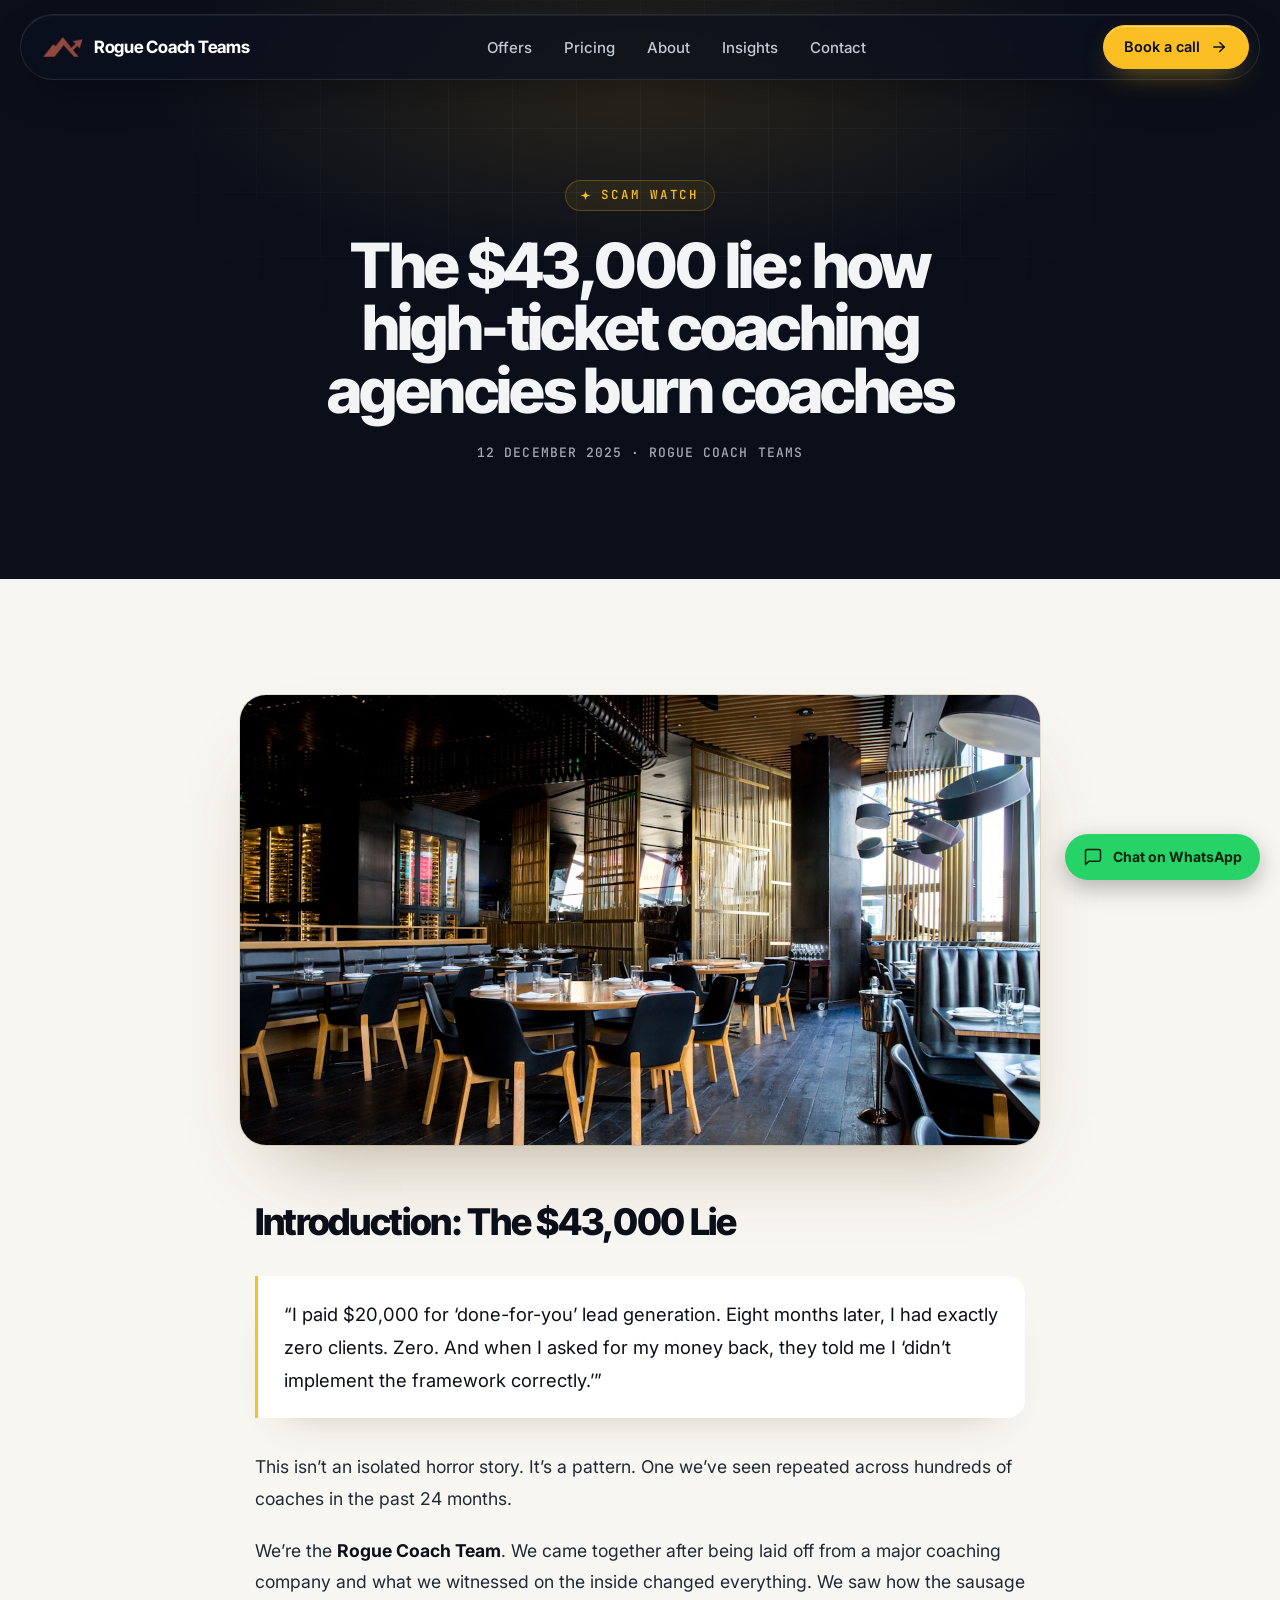
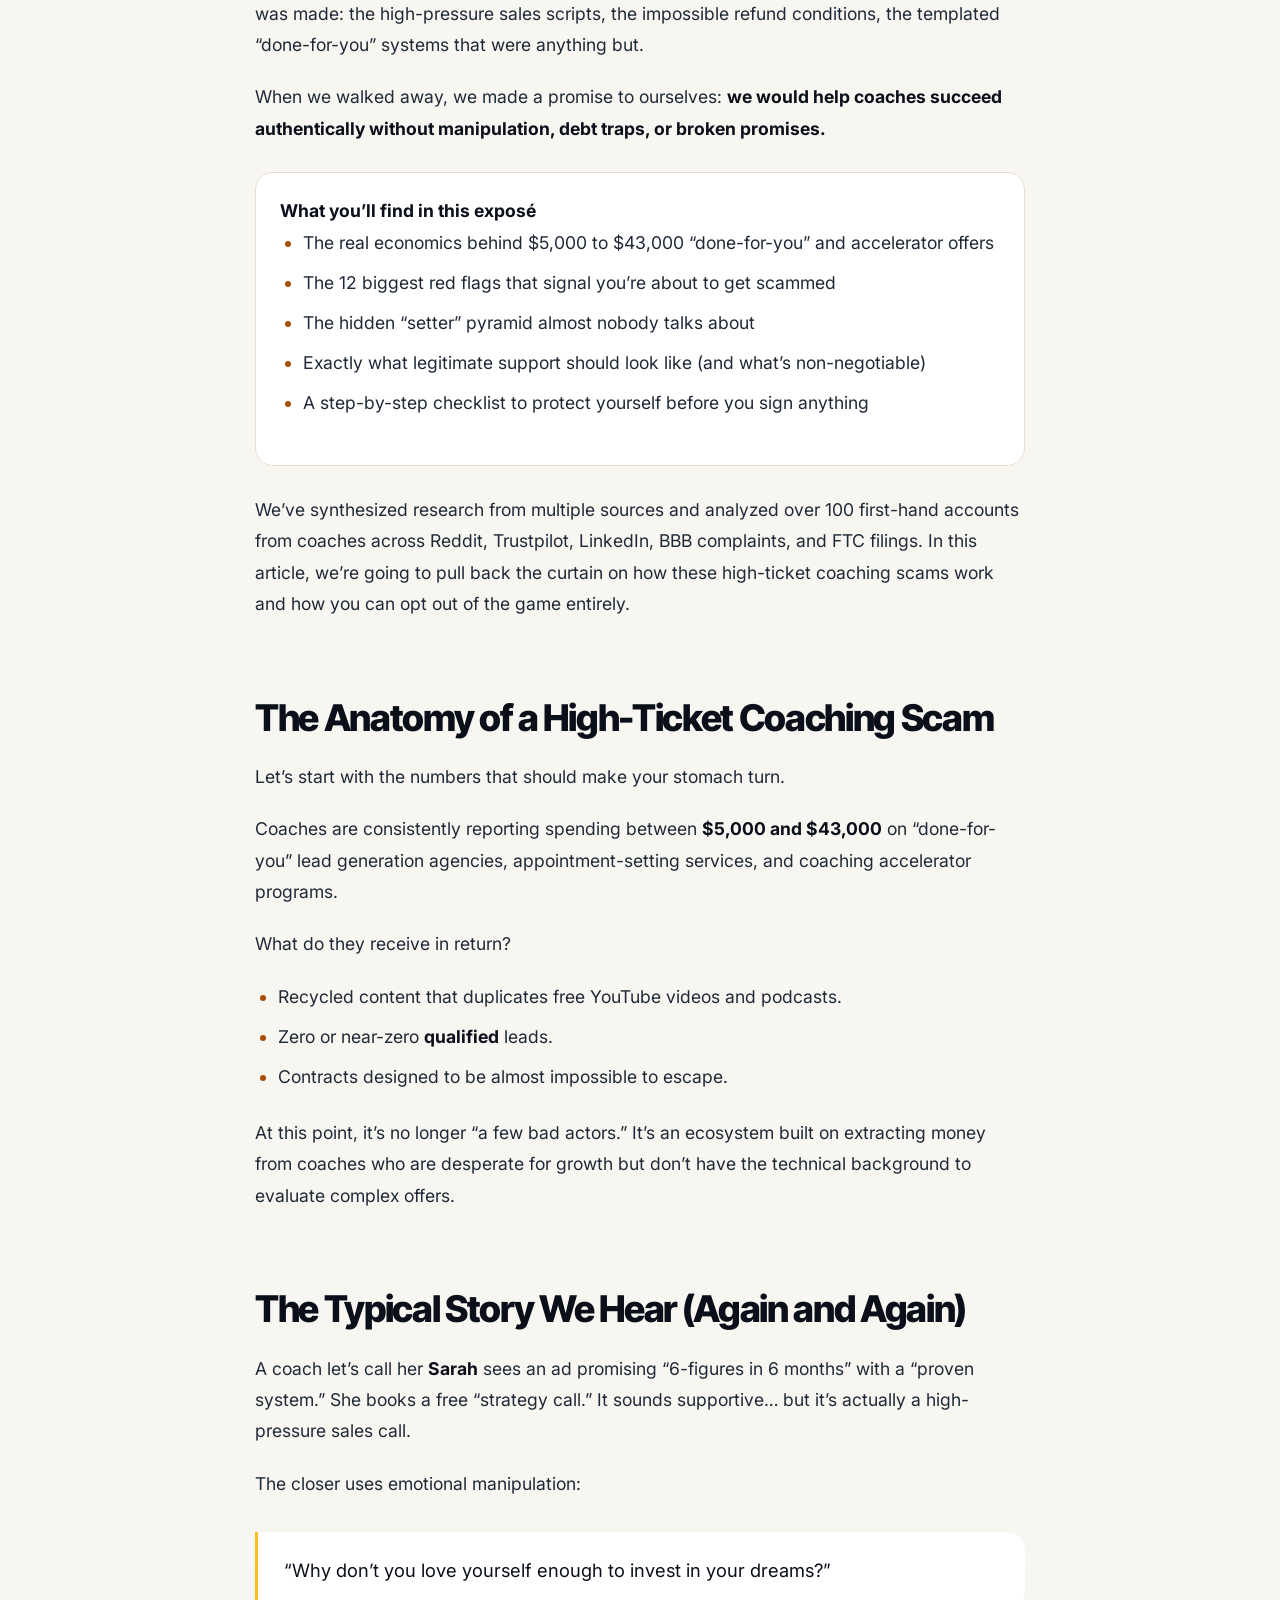
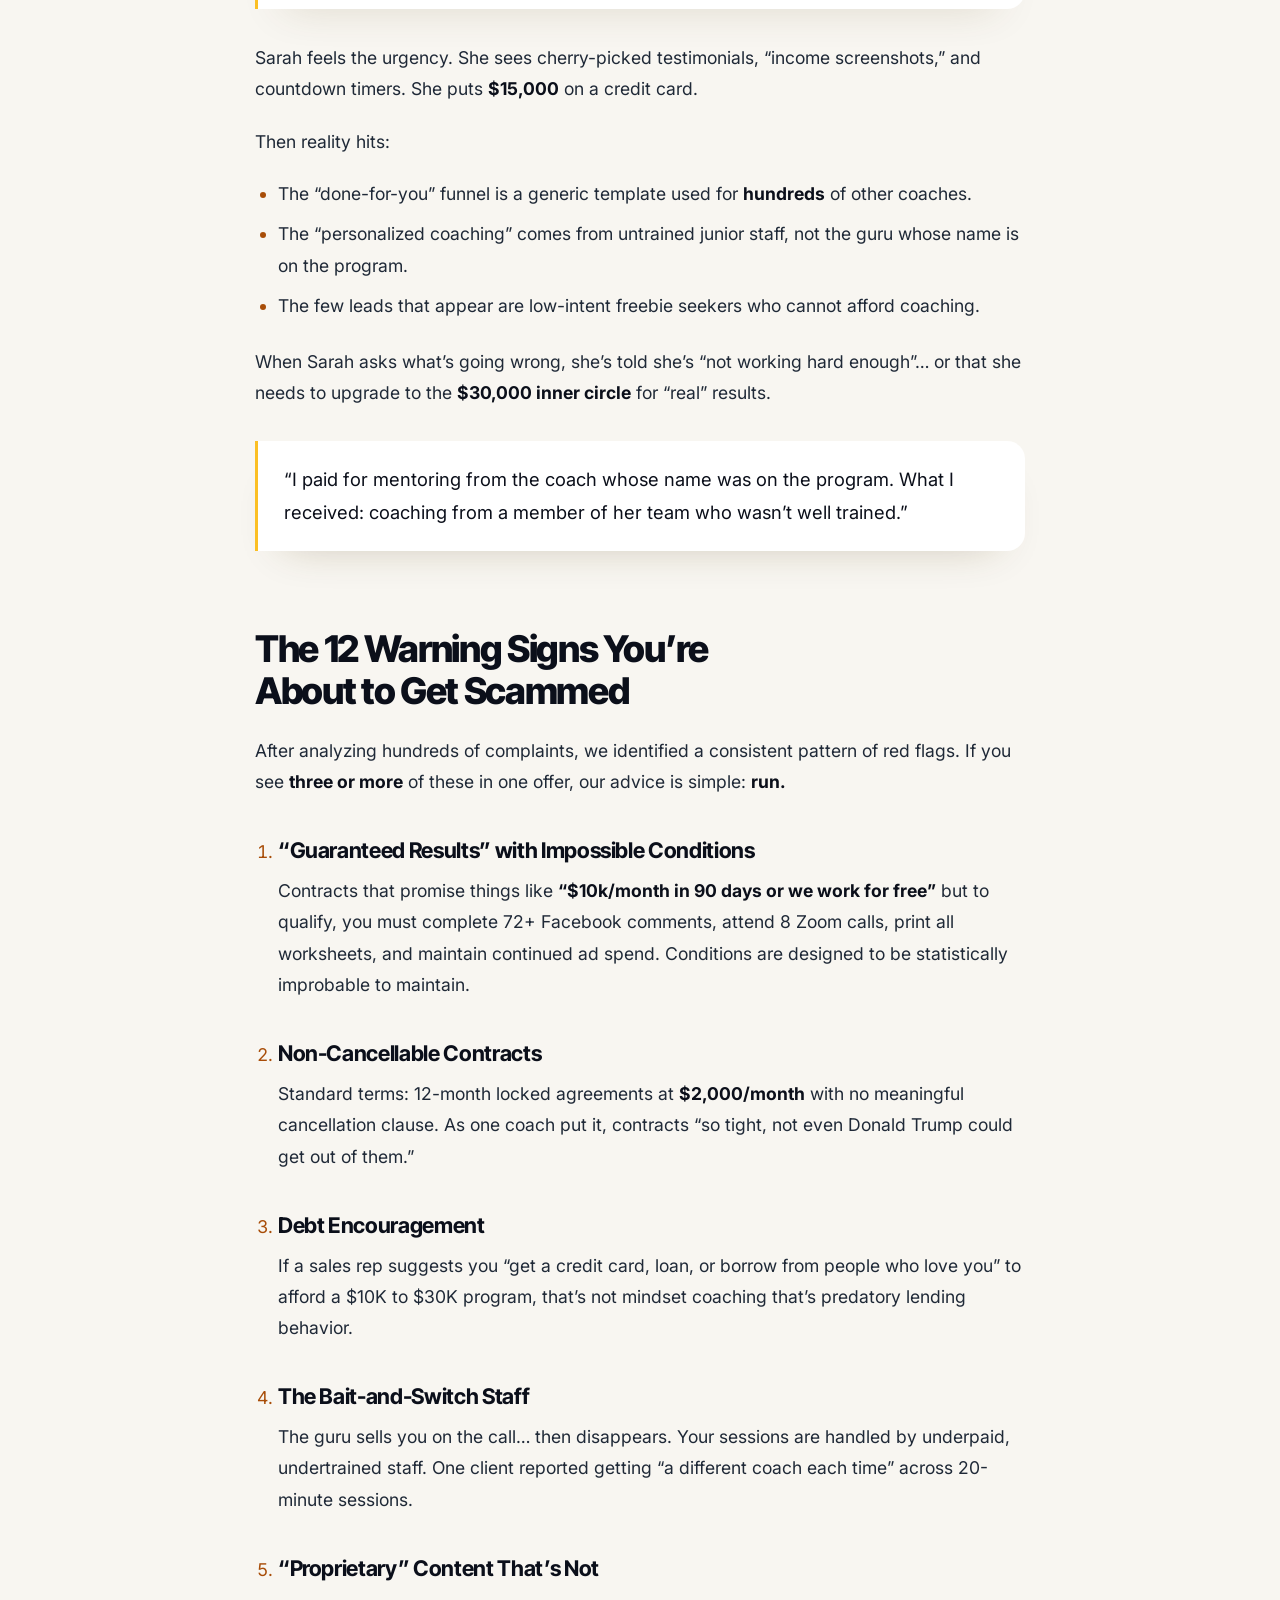
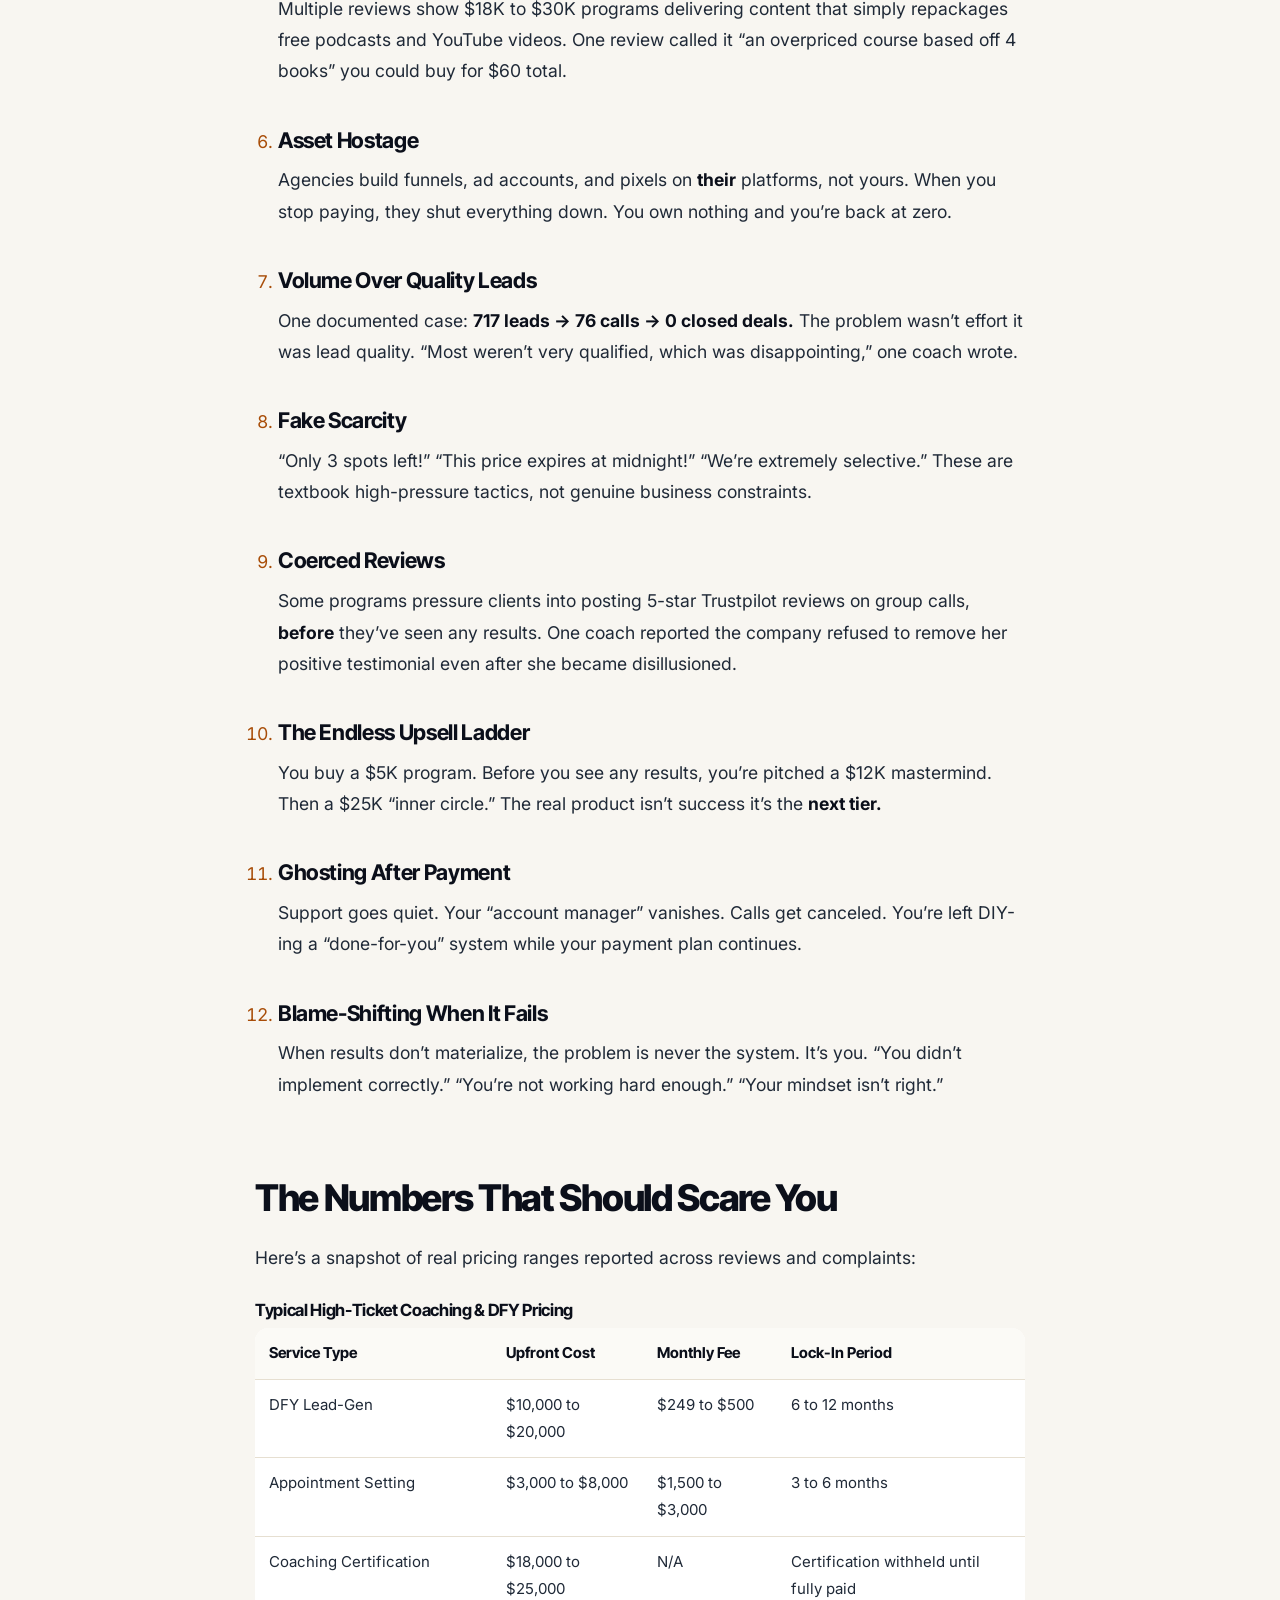
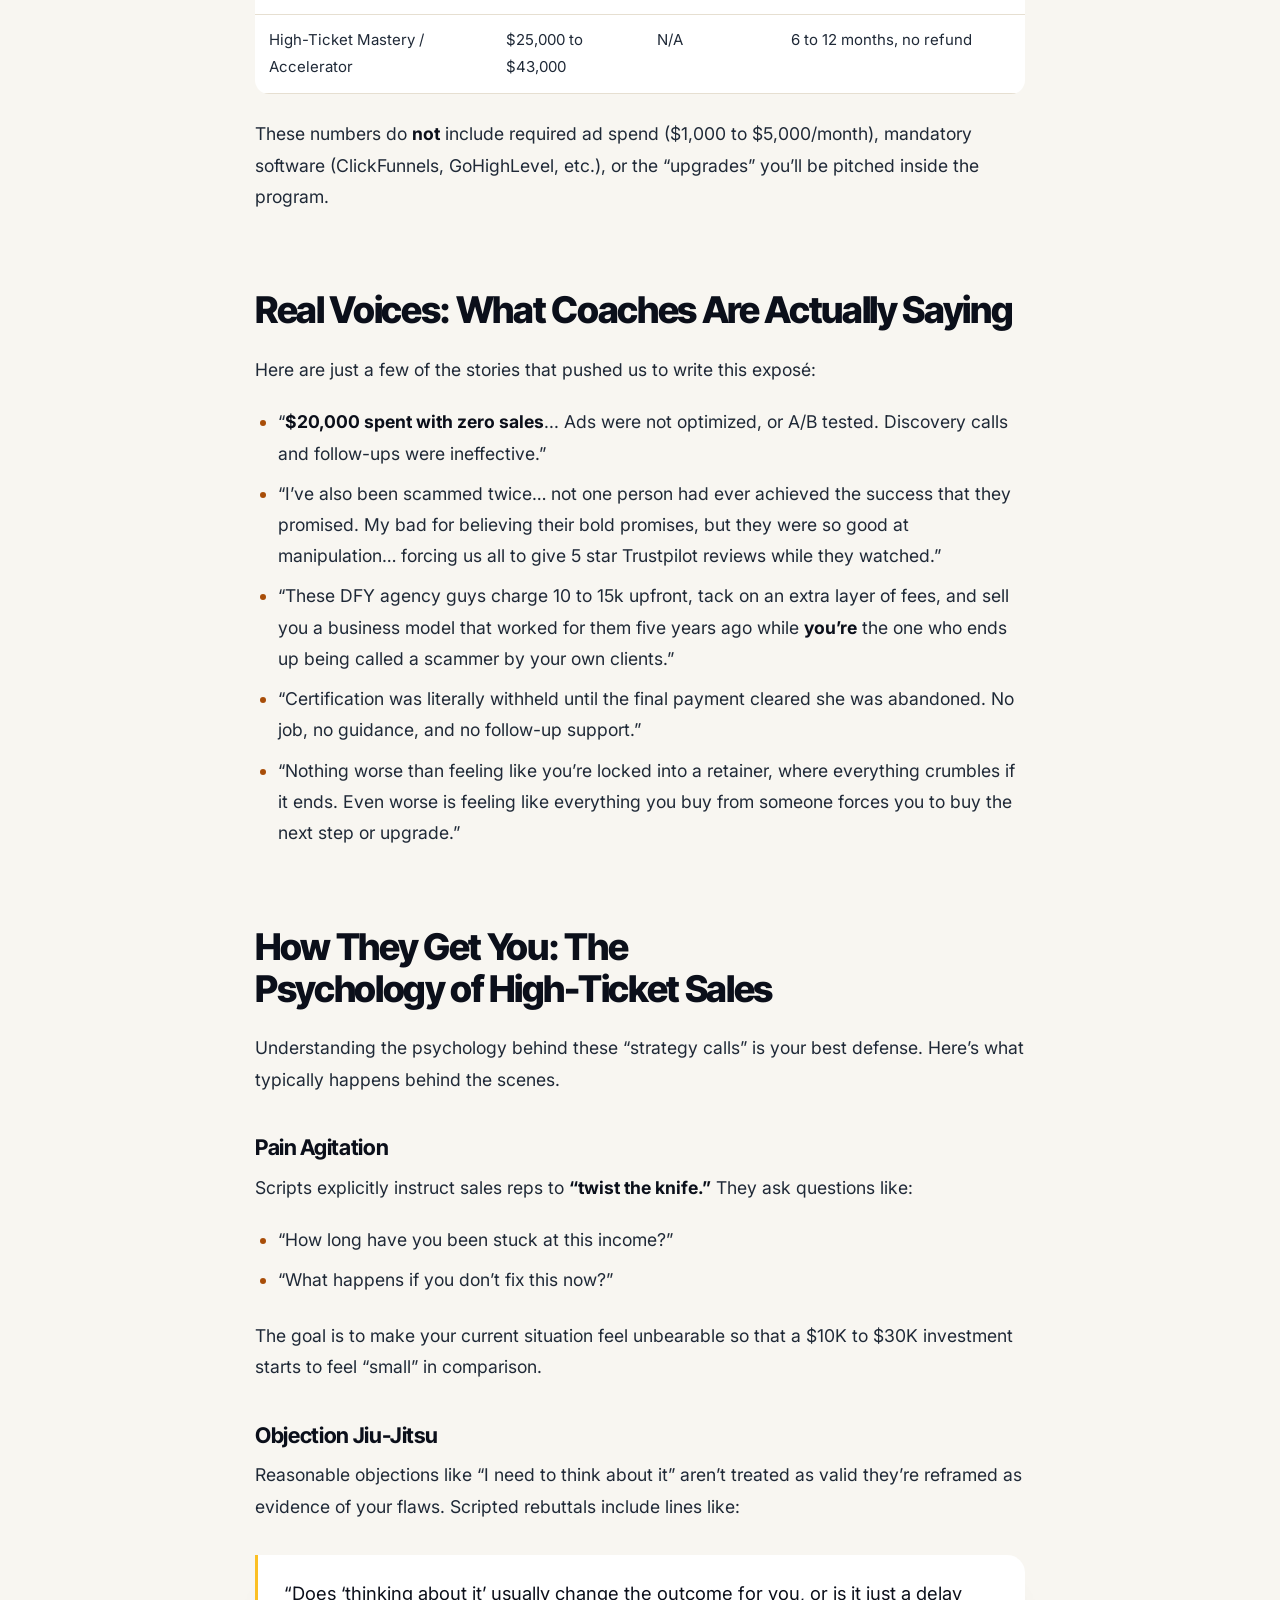
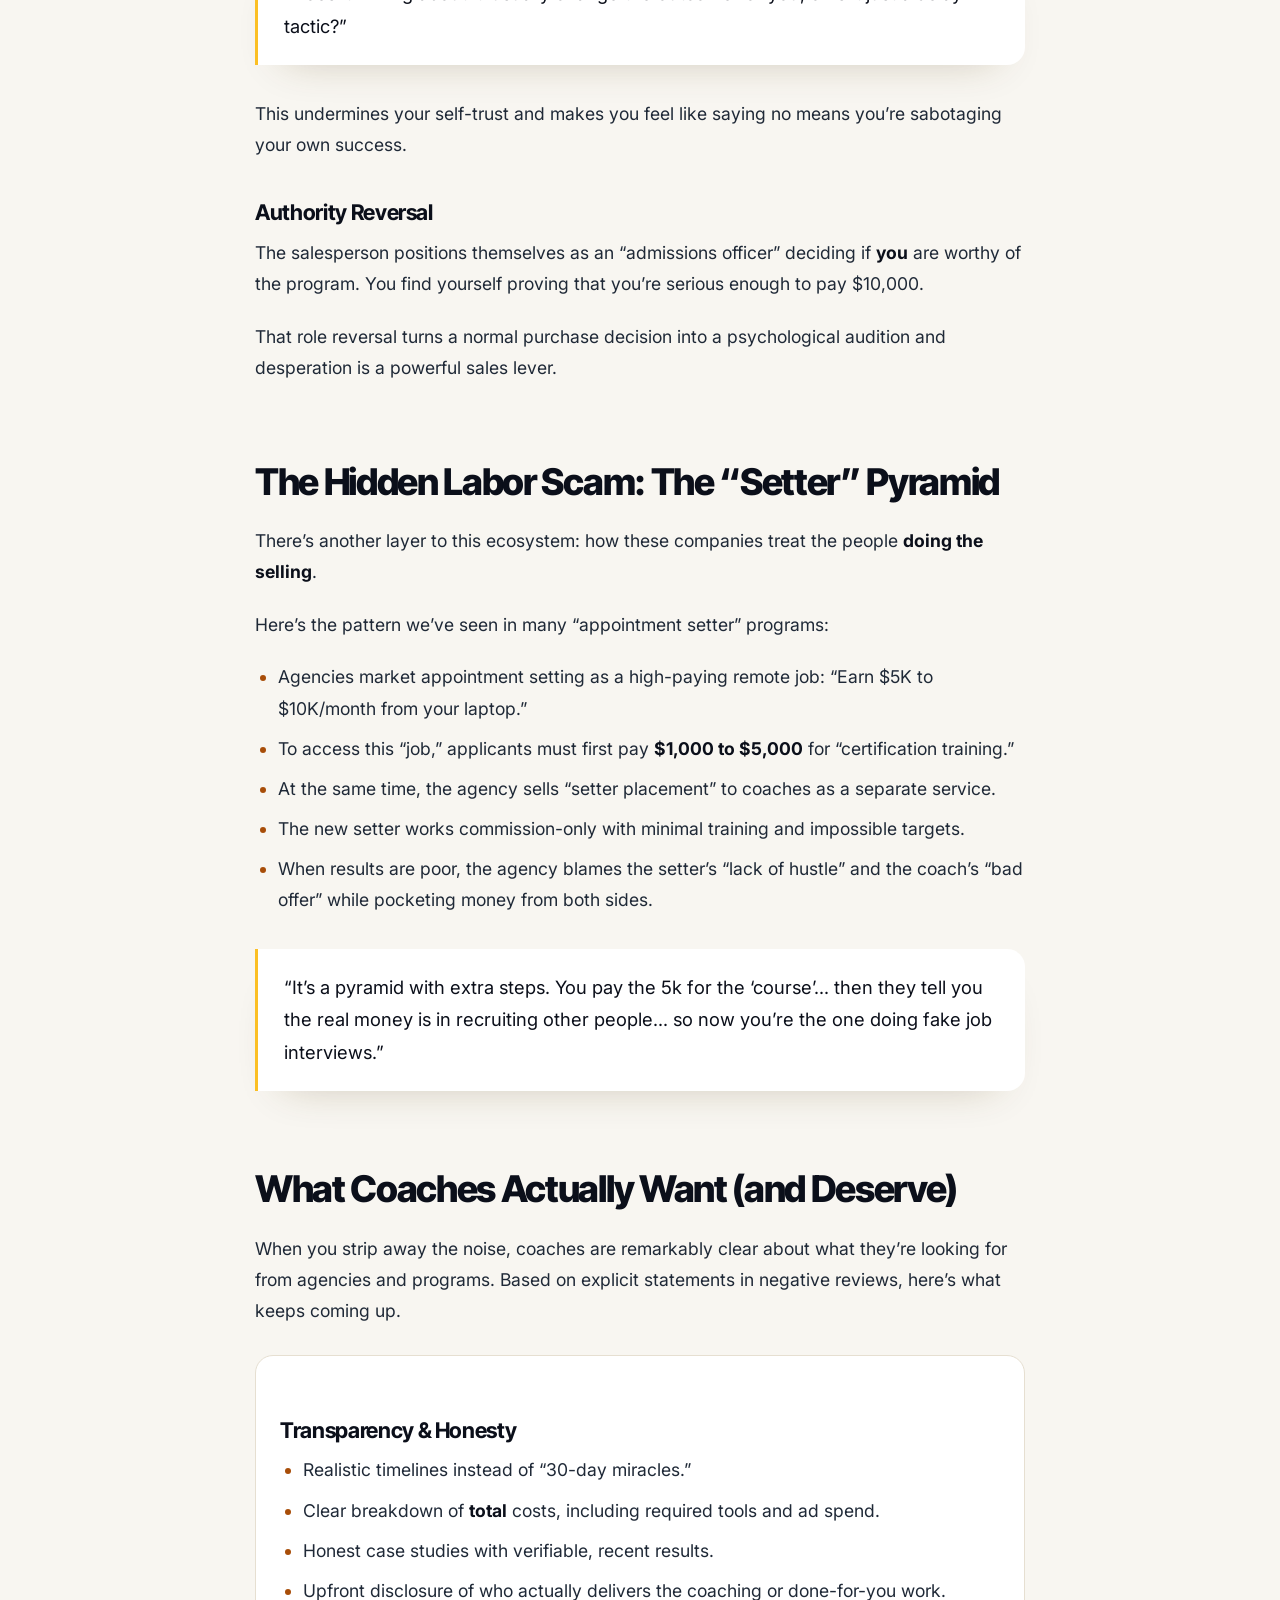
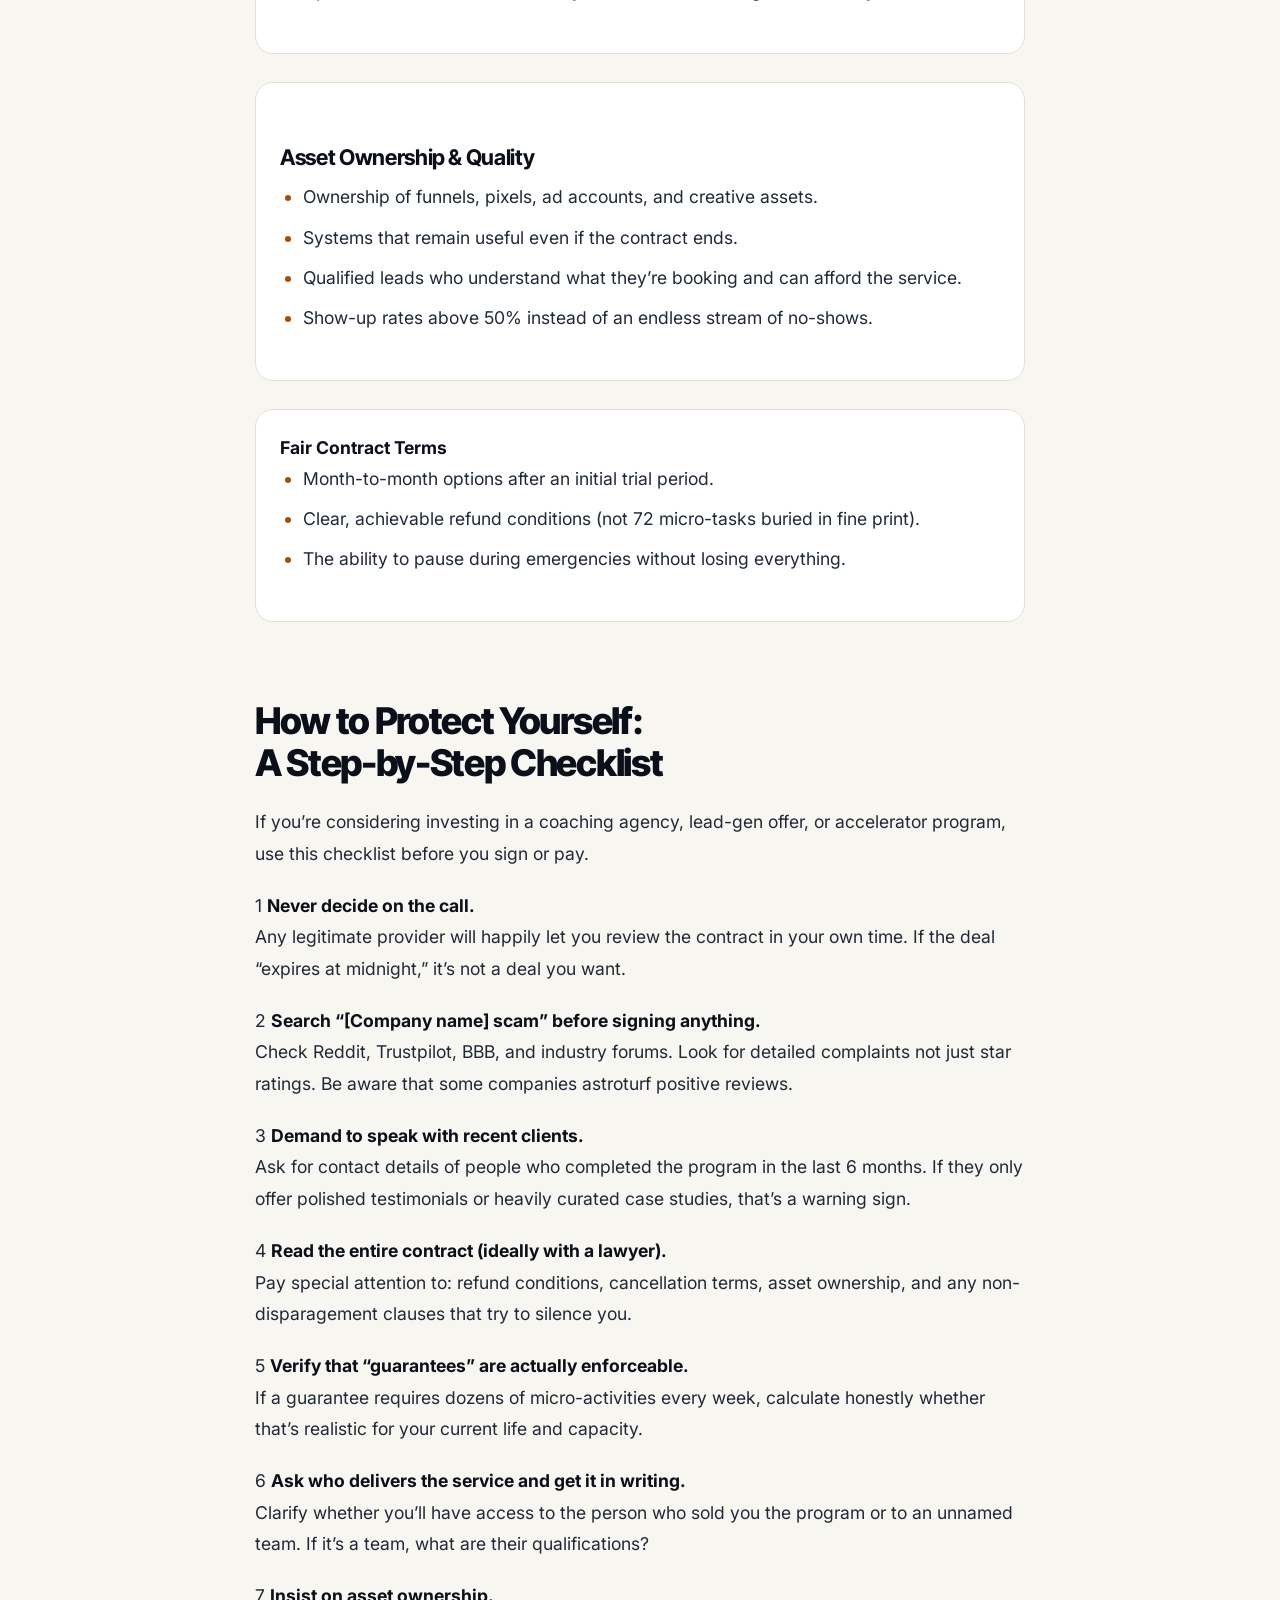
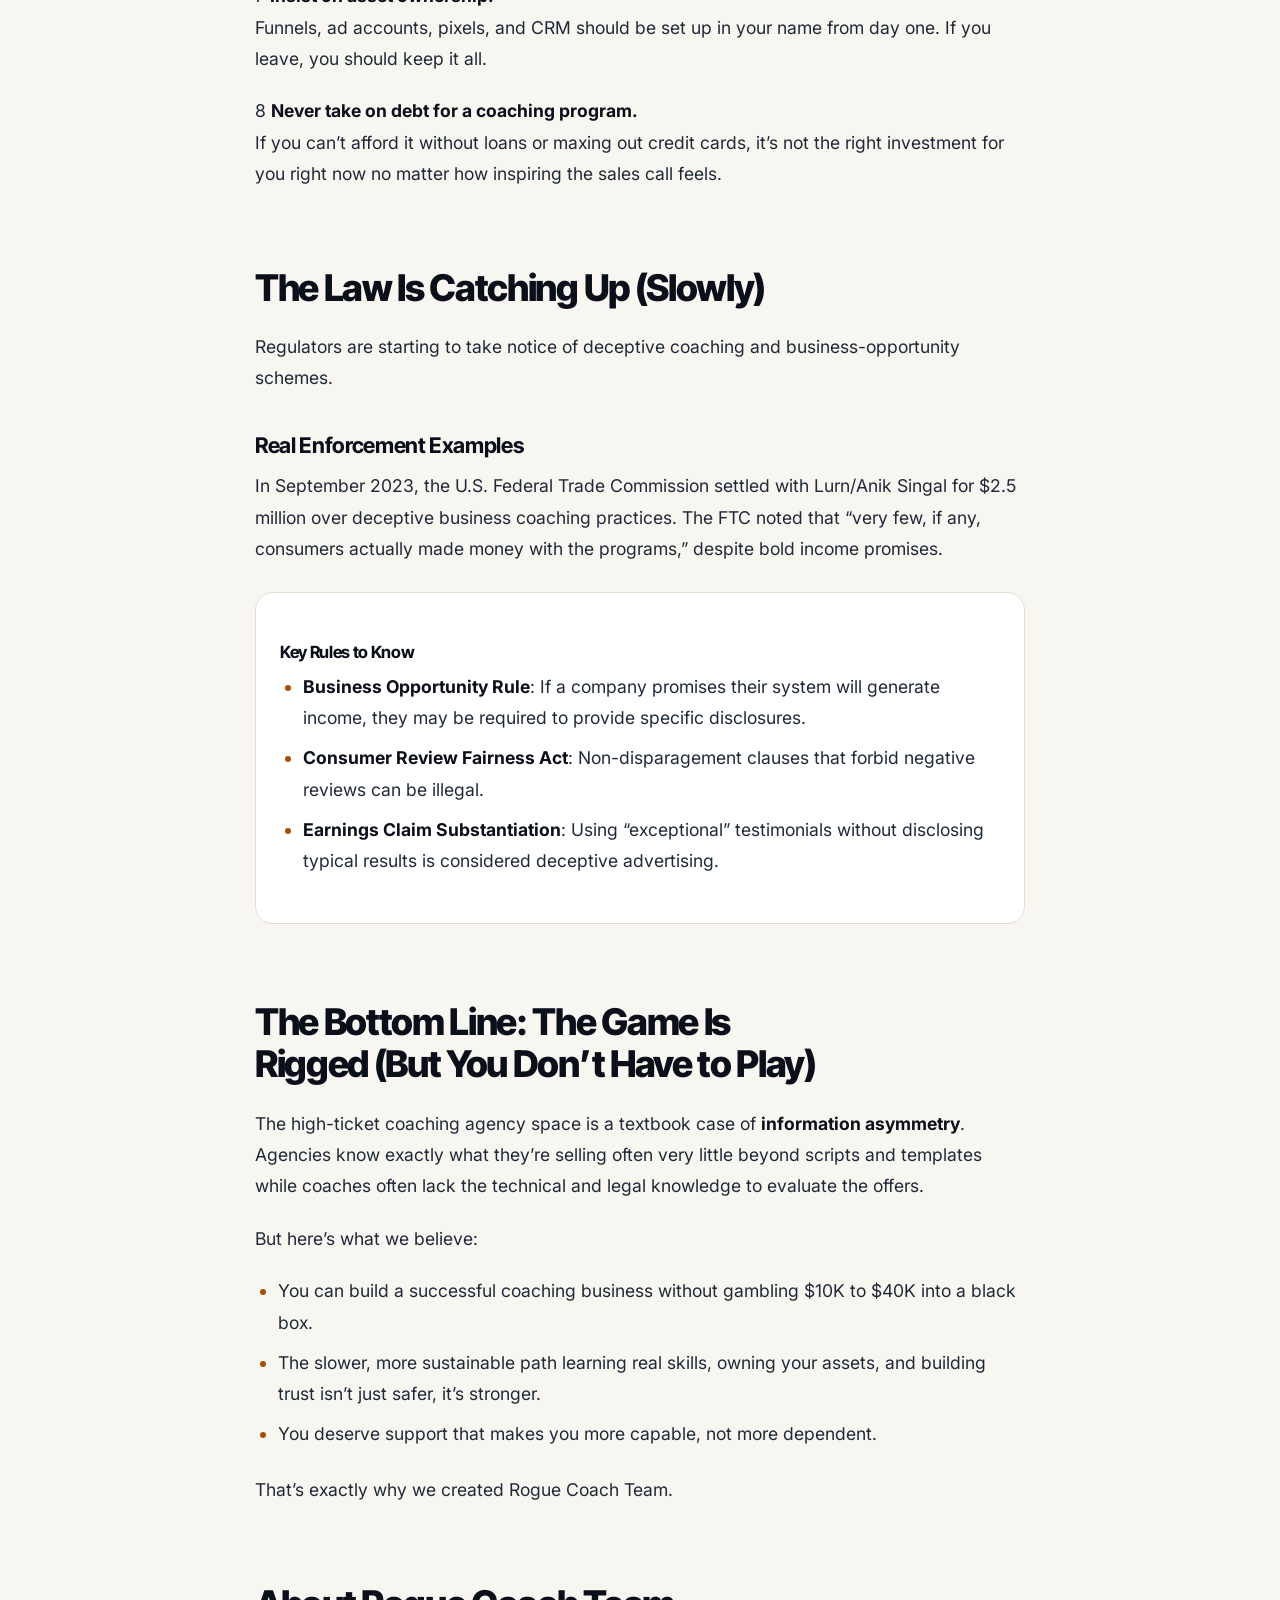
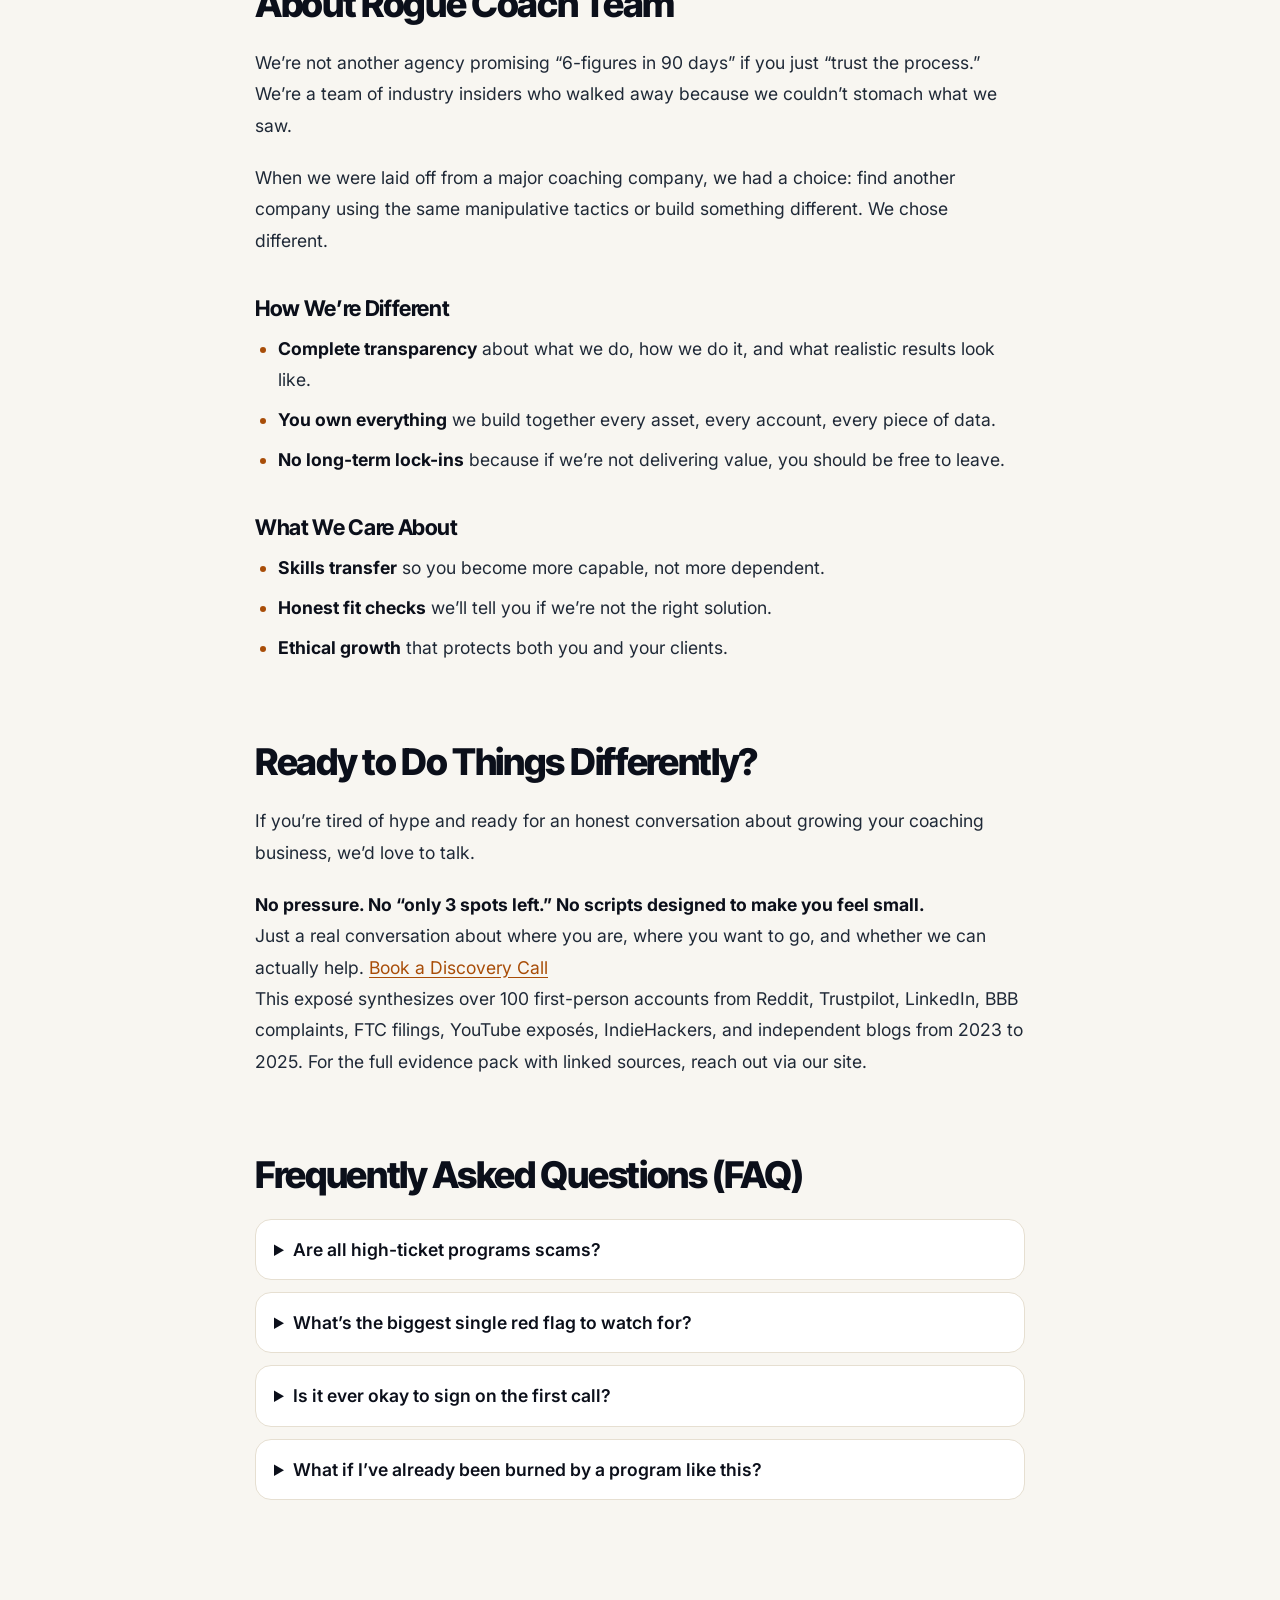
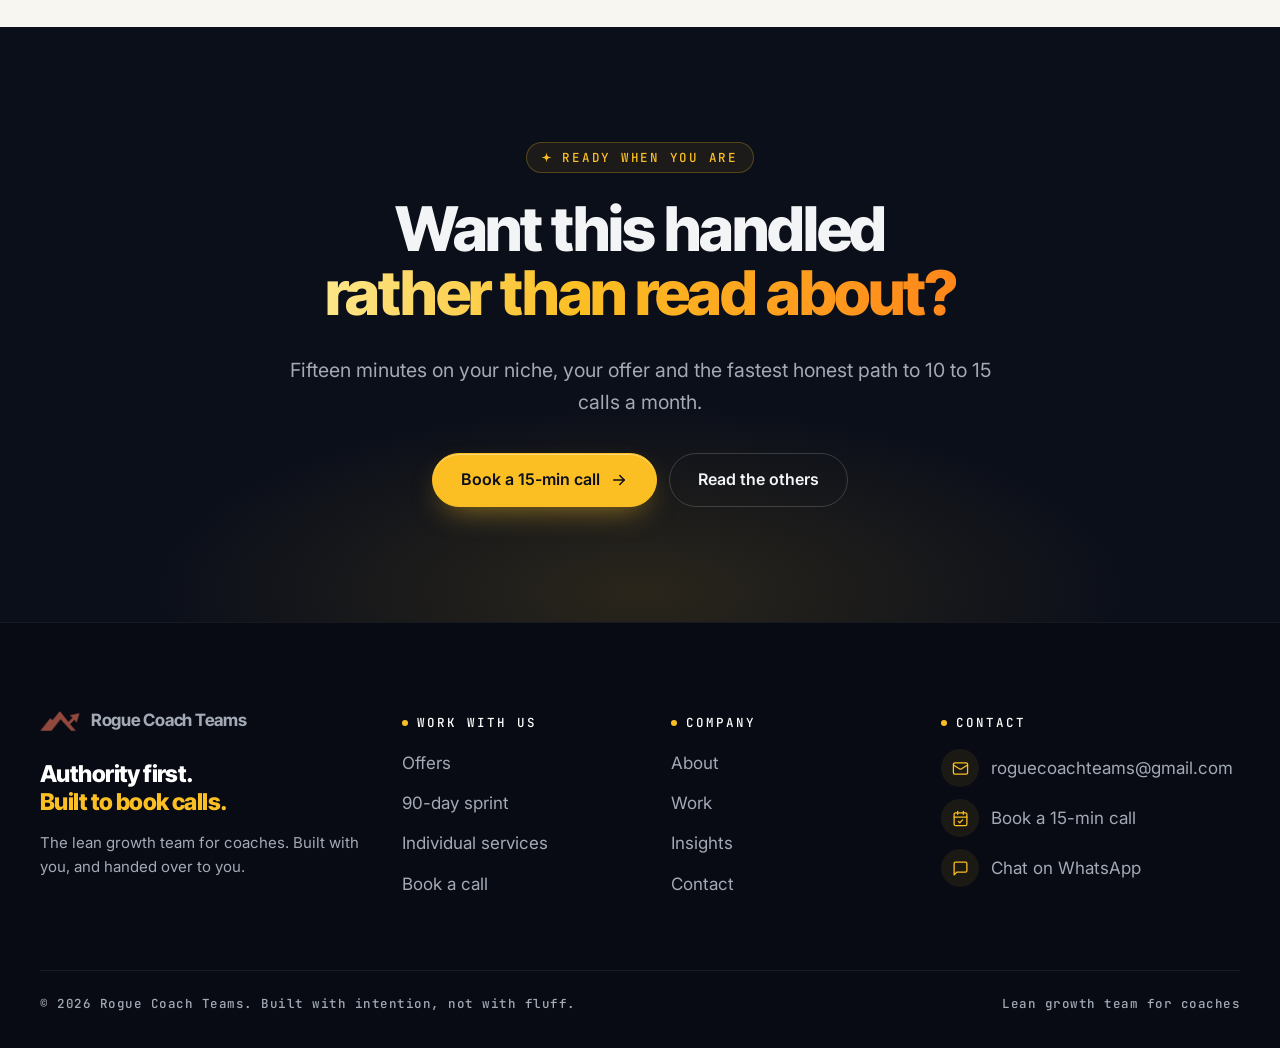
<file: coaching-scams.html>
<!doctype html>
<html lang="en">
<head>
<!-- @head -->
<meta charset="utf-8">
<meta name="viewport" content="width=device-width, initial-scale=1">
<title>The $43,000 lie: how high-ticket coaching agencies burn coaches | Rogue Coach Teams</title>
<meta name="description" content="An inside look at the high-ticket coaching agency playbook, what it actually costs coaches, and how to tell a real partner from a pitch.">
<link rel="canonical" href="https://roguecoachteams.com/coaching-scams.html">
<meta property="og:title" content="The $43,000 lie: how high-ticket coaching agencies burn coaches | Rogue Coach Teams">
<meta property="og:description" content="An inside look at the high-ticket coaching agency playbook, what it actually costs coaches, and how to tell a real partner from a pitch.">
<meta property="og:type" content="website">
<meta property="og:url" content="https://roguecoachteams.com/coaching-scams.html">
<meta property="og:image" content="https://roguecoachteams.com/assets/img/blog/coaching-scams-cover.jpg">
<meta name="twitter:card" content="summary_large_image">
<meta name="theme-color" content="#0B0F1A">
<link rel="icon" href="assets/img/logo.png">
<link rel="preconnect" href="https://fonts.googleapis.com">
<link rel="preconnect" href="https://fonts.gstatic.com" crossorigin>
<link href="https://fonts.googleapis.com/css2?family=Inter+Tight:wght@700;800&family=Inter:wght@400;500;600;700&family=JetBrains+Mono:wght@500;600&display=swap" rel="stylesheet">
<link rel="stylesheet" href="assets/css/site.css">
<script>
/* Reveal animations only apply when JS is alive. If site.js never runs,
   the flag is pulled back off and the page renders as plain markup. */
(function(d){d.className+=' js';setTimeout(function(){
  if(!document.body||!document.body.classList.contains('is-ready'))
    d.className=d.className.replace(' js','');},2500);})(document.documentElement);
</script>
<!-- /@head -->
</head>
<body>
<!-- @header -->
<a class="skip" href="#main">Skip to content</a>

<div class="topbar">
  <header class="navbar">
    <a class="brand" href="index.html" aria-label="Rogue Coach Teams, home"><img src="assets/img/v2/mark.png" alt="" width="40" height="20"><span>Rogue Coach Teams</span></a>
    <nav class="nav" aria-label="Primary">
      <a href="services.html">Offers</a>
      <a href="pricing.html">Pricing</a>
      <a href="about.html">About</a>
      <a href="insights.html">Insights</a>
      <a href="contact.html">Contact</a>
    </nav>
    <a class="btn btn--sm" href="https://calendly.com/roguecoachteams/rebel-strategy-call">Book a call <svg class="i" aria-hidden="true"><use href="assets/icons.svg#arrow"/></svg></a>
    <button class="burger" type="button" aria-expanded="false" aria-controls="drawer" aria-label="Menu"><span></span></button>
  </header>
</div>

<nav class="drawer" id="drawer" aria-label="Mobile">
  <a href="services.html">Offers</a>
  <a href="pricing.html">Pricing</a>
  <a href="about.html">About</a>
  <a href="insights.html">Insights</a>
  <a href="contact.html">Contact</a>
  <a class="btn" href="https://calendly.com/roguecoachteams/rebel-strategy-call">Book a 15-min call <svg class="i" aria-hidden="true"><use href="assets/icons.svg#arrow"/></svg></a>
</nav>
<!-- /@header -->

<main id="main">

  <section class="sec dark glow gridbg phero" aria-labelledby="post-h">
    <div class="wrap">
      <p class="eyebrow lift" style="--d:40ms"><svg class="i" aria-hidden="true"><use href="assets/icons.svg#spark"/></svg>Scam watch</p>
      <h1 id="post-h" class="lift" style="--d:120ms;max-width:20ch;font-size:clamp(2.2rem,1.2rem + 3.4vw,3.9rem)">The $43,000 lie: how high-ticket coaching agencies burn coaches</h1>
      <p class="phero__meta lift" style="--d:240ms"><time datetime="2025-12-12">12 December 2025</time> · Rogue Coach Teams</p>
    </div>
  </section>

  <section class="sec light">
    <div class="wrap wrap--narrow">
      <img class="cover rise" src="assets/img/blog/coaching-scams-cover.jpg" alt="Stressed coach looking at laptop and bills" width="1600" height="900">
      <div class="prose">
<h2>Introduction: The $43,000 Lie</h2> <blockquote>
        “I paid $20,000 for ‘done-for-you’ lead generation. Eight months later, I had exactly zero clients. Zero. And when I asked for my money back, they told me I ‘didn’t implement the framework correctly.’”
      </blockquote> <p>This isn’t an isolated horror story. It’s a pattern. One we’ve seen repeated across hundreds of coaches in the past 24 months.</p> <p>We’re the <strong>Rogue Coach Team</strong>. We came together after being laid off from a major coaching company and what we witnessed on the inside changed everything. We saw how the sausage was made: the high-pressure sales scripts, the impossible refund conditions, the templated “done-for-you” systems that were anything but.</p> <p>When we walked away, we made a promise to ourselves: <strong>we would help coaches succeed authentically without manipulation, debt traps, or broken promises.</strong></p> <aside> <strong>What you’ll find in this exposé</strong> <ul> <li>The real economics behind $5,000 to $43,000 “done-for-you” and accelerator offers</li> <li>The 12 biggest red flags that signal you’re about to get scammed</li> <li>The hidden “setter” pyramid almost nobody talks about</li> <li>Exactly what legitimate support should look like (and what’s non-negotiable)</li> <li>A step-by-step checklist to protect yourself before you sign anything</li> </ul> </aside> <p>We’ve synthesized research from multiple sources and analyzed over 100 first-hand accounts from coaches across Reddit, Trustpilot, LinkedIn, BBB complaints, and FTC filings. In this article, we’re going to pull back the curtain on how these high-ticket coaching scams work and how you can opt out of the game entirely.</p> <h2>The Anatomy of a High-Ticket Coaching Scam</h2> <p>Let’s start with the numbers that should make your stomach turn.</p> <p>Coaches are consistently reporting spending between <strong>$5,000 and $43,000</strong> on “done-for-you” lead generation agencies, appointment-setting services, and coaching accelerator programs.</p> <p>What do they receive in return?</p> <ul> <li>Recycled content that duplicates free YouTube videos and podcasts.</li> <li>Zero or near-zero <strong>qualified</strong> leads.</li> <li>Contracts designed to be almost impossible to escape.</li> </ul> <p>At this point, it’s no longer “a few bad actors.” It’s an ecosystem built on extracting money from coaches who are desperate for growth but don’t have the technical background to evaluate complex offers.</p> <h2>The Typical Story We Hear (Again and Again)</h2> <p>A coach let’s call her <strong>Sarah</strong> sees an ad promising “6-figures in 6 months” with a “proven system.” She books a free “strategy call.” It sounds supportive… but it’s actually a high-pressure sales call.</p> <p>The closer uses emotional manipulation:</p> <blockquote>“Why don’t you love yourself enough to invest in your dreams?”</blockquote> <p>Sarah feels the urgency. She sees cherry-picked testimonials, “income screenshots,” and countdown timers. She puts <strong>$15,000</strong> on a credit card.</p> <p>Then reality hits:</p> <ul> <li>The “done-for-you” funnel is a generic template used for <strong>hundreds</strong> of other coaches.</li> <li>The “personalized coaching” comes from untrained junior staff, not the guru whose name is on the program.</li> <li>The few leads that appear are low-intent freebie seekers who cannot afford coaching.</li> </ul> <p>When Sarah asks what’s going wrong, she’s told she’s “not working hard enough”… or that she needs to upgrade to the <strong>$30,000 inner circle</strong> for “real” results.</p> <blockquote>
        “I paid for mentoring from the coach whose name was on the program. What I received: coaching from a member of her team who wasn’t well trained.”
      </blockquote> <h2>The 12 Warning Signs You’re About to Get Scammed</h2> <p>After analyzing hundreds of complaints, we identified a consistent pattern of red flags. If you see <strong>three or more</strong> of these in one offer, our advice is simple: <strong>run.</strong></p> <ol> <li> <h3> “Guaranteed Results” with Impossible Conditions</h3> <p>Contracts that promise things like <strong>“$10k/month in 90 days or we work for free”</strong> but to qualify, you must complete 72+ Facebook comments, attend 8 Zoom calls, print all worksheets, and maintain continued ad spend. Conditions are designed to be statistically improbable to maintain.</p> </li> <li> <h3> Non-Cancellable Contracts</h3> <p>Standard terms: 12-month locked agreements at <strong>$2,000/month</strong> with no meaningful cancellation clause. As one coach put it, contracts “so tight, not even Donald Trump could get out of them.”</p> </li> <li> <h3> Debt Encouragement</h3> <p>If a sales rep suggests you “get a credit card, loan, or borrow from people who love you” to afford a $10K to $30K program, that’s not mindset coaching that’s predatory lending behavior.</p> </li> <li> <h3> The Bait-and-Switch Staff</h3> <p>The guru sells you on the call… then disappears. Your sessions are handled by underpaid, undertrained staff. One client reported getting “a different coach each time” across 20-minute sessions.</p> </li> <li> <h3> “Proprietary” Content That’s Not</h3> <p>Multiple reviews show $18K to $30K programs delivering content that simply repackages free podcasts and YouTube videos. One review called it “an overpriced course based off 4 books” you could buy for $60 total.</p> </li> <li> <h3> Asset Hostage</h3> <p>Agencies build funnels, ad accounts, and pixels on <strong>their</strong> platforms, not yours. When you stop paying, they shut everything down. You own nothing and you’re back at zero.</p> </li> <li> <h3> Volume Over Quality Leads</h3> <p>One documented case: <strong>717 leads → 76 calls → 0 closed deals.</strong> The problem wasn’t effort it was lead quality. “Most weren’t very qualified, which was disappointing,” one coach wrote.</p> </li> <li> <h3> Fake Scarcity</h3> <p>“Only 3 spots left!” “This price expires at midnight!” “We’re extremely selective.” These are textbook high-pressure tactics, not genuine business constraints.</p> </li> <li> <h3> Coerced Reviews</h3> <p>Some programs pressure clients into posting 5-star Trustpilot reviews on group calls, <strong>before</strong> they’ve seen any results. One coach reported the company refused to remove her positive testimonial even after she became disillusioned.</p> </li> <li> <h3> The Endless Upsell Ladder</h3> <p>You buy a $5K program. Before you see any results, you’re pitched a $12K mastermind. Then a $25K “inner circle.” The real product isn’t success it’s the <strong>next tier.</strong></p> </li> <li> <h3> Ghosting After Payment</h3> <p>Support goes quiet. Your “account manager” vanishes. Calls get canceled. You’re left DIY-ing a “done-for-you” system while your payment plan continues.</p> </li> <li> <h3> Blame-Shifting When It Fails</h3> <p>When results don’t materialize, the problem is never the system. It’s you. “You didn’t implement correctly.” “You’re not working hard enough.” “Your mindset isn’t right.”</p> </li> </ol> <h2>The Numbers That Should Scare You</h2> <p>Here’s a snapshot of real pricing ranges reported across reviews and complaints:</p> <h4>Typical High-Ticket Coaching &amp; DFY Pricing</h4> <div class="scrollx"><table> <thead> <tr> <th>Service Type</th> <th>Upfront Cost</th> <th>Monthly Fee</th> <th>Lock-In Period</th> </tr> </thead> <tbody> <tr> <td>DFY Lead-Gen</td> <td>$10,000 to $20,000</td> <td>$249 to $500</td> <td>6 to 12 months</td> </tr> <tr> <td>Appointment Setting</td> <td>$3,000 to $8,000</td> <td>$1,500 to $3,000</td> <td>3 to 6 months</td> </tr> <tr> <td>Coaching Certification</td> <td>$18,000 to $25,000</td> <td>N/A</td> <td>Certification withheld until fully paid</td> </tr> <tr> <td>High-Ticket Mastery / Accelerator</td> <td>$25,000 to $43,000</td> <td>N/A</td> <td>6 to 12 months, no refund</td> </tr> </tbody> </table></div> <p>These numbers do <strong>not</strong> include required ad spend ($1,000 to $5,000/month), mandatory software (ClickFunnels, GoHighLevel, etc.), or the “upgrades” you’ll be pitched inside the program.</p> <h2>Real Voices: What Coaches Are Actually Saying</h2> <p>Here are just a few of the stories that pushed us to write this exposé:</p> <ul> <li> 
            “<strong>$20,000 spent with zero sales</strong>... Ads were not optimized, or A/B tested. Discovery calls and follow-ups were ineffective.”
          </li> <li> 
            “I’ve also been scammed twice… not one person had ever achieved the success that they promised. My bad for believing their bold promises, but they were so good at manipulation… forcing us all to give 5 star Trustpilot reviews while they watched.”
          </li> <li> 
            “These DFY agency guys charge 10 to 15k upfront, tack on an extra layer of fees, and sell you a business model that worked for them five years ago while <strong>you’re</strong> the one who ends up being called a scammer by your own clients.”
          </li> <li> 
            “Certification was literally withheld until the final payment cleared she was abandoned. No job, no guidance, and no follow-up support.”
          </li> <li> 
            “Nothing worse than feeling like you’re locked into a retainer, where everything crumbles if it ends. Even worse is feeling like everything you buy from someone forces you to buy the next step or upgrade.”
          </li> </ul> <h2>How They Get You: The Psychology of High-Ticket Sales</h2> <p>Understanding the psychology behind these “strategy calls” is your best defense. Here’s what typically happens behind the scenes.</p> <h3>Pain Agitation</h3> <p>Scripts explicitly instruct sales reps to <strong>“twist the knife.”</strong> They ask questions like:</p> <ul> <li>“How long have you been stuck at this income?”</li> <li>“What happens if you don’t fix this now?”</li> </ul> <p>The goal is to make your current situation feel unbearable so that a $10K to $30K investment starts to feel “small” in comparison.</p> <h3>Objection Jiu-Jitsu</h3> <p>Reasonable objections like “I need to think about it” aren’t treated as valid they’re reframed as evidence of your flaws. Scripted rebuttals include lines like:</p> <blockquote>“Does ‘thinking about it’ usually change the outcome for you, or is it just a delay tactic?”</blockquote> <p>This undermines your self-trust and makes you feel like saying no means you’re sabotaging your own success.</p> <h3>Authority Reversal</h3> <p>The salesperson positions themselves as an “admissions officer” deciding if <strong>you</strong> are worthy of the program. You find yourself proving that you’re serious enough to pay $10,000.</p> <p>That role reversal turns a normal purchase decision into a psychological audition and desperation is a powerful sales lever.</p> <h2>The Hidden Labor Scam: The “Setter” Pyramid</h2> <p>There’s another layer to this ecosystem: how these companies treat the people <strong>doing the selling</strong>.</p> <p>Here’s the pattern we’ve seen in many “appointment setter” programs:</p> <ul> <li>Agencies market appointment setting as a high-paying remote job: “Earn $5K to $10K/month from your laptop.”</li> <li>To access this “job,” applicants must first pay <strong>$1,000 to $5,000</strong> for “certification training.”</li> <li>At the same time, the agency sells “setter placement” to coaches as a separate service.</li> <li>The new setter works commission-only with minimal training and impossible targets.</li> <li>When results are poor, the agency blames the setter’s “lack of hustle” and the coach’s “bad offer” while pocketing money from both sides.</li> </ul> <blockquote>
        “It’s a pyramid with extra steps. You pay the 5k for the ‘course’... then they tell you the real money is in recruiting other people... so now you’re the one doing fake job interviews.”
      </blockquote> <h2>What Coaches Actually Want (and Deserve)</h2> <p>When you strip away the noise, coaches are remarkably clear about what they’re looking for from agencies and programs. Based on explicit statements in negative reviews, here’s what keeps coming up.</p> <aside> <h3>Transparency &amp; Honesty</h3> <ul> <li>Realistic timelines instead of “30-day miracles.”</li> <li>Clear breakdown of <strong>total</strong> costs, including required tools and ad spend.</li> <li>Honest case studies with verifiable, recent results.</li> <li>Upfront disclosure of who actually delivers the coaching or done-for-you work.</li> </ul> </aside> <aside> <h3>Asset Ownership &amp; Quality</h3> <ul> <li>Ownership of funnels, pixels, ad accounts, and creative assets.</li> <li>Systems that remain useful even if the contract ends.</li> <li>Qualified leads who understand what they’re booking and can afford the service.</li> <li>Show-up rates above 50% instead of an endless stream of no-shows.</li> </ul> </aside> <aside> <strong>Fair Contract Terms</strong> <ul> <li>Month-to-month options after an initial trial period.</li> <li>Clear, achievable refund conditions (not 72 micro-tasks buried in fine print).</li> <li>The ability to pause during emergencies without losing everything.</li> </ul> </aside> <h2>How to Protect Yourself: A Step-by-Step Checklist</h2> <p>If you’re considering investing in a coaching agency, lead-gen offer, or accelerator program, use this checklist before you sign or pay.</p> 1 <strong>Never decide on the call.</strong> <p>Any legitimate provider will happily let you review the contract in your own time. If the deal “expires at midnight,” it’s not a deal you want.</p> 2 <strong>Search “[Company name] scam” before signing anything.</strong> <p>Check Reddit, Trustpilot, BBB, and industry forums. Look for detailed complaints not just star ratings. Be aware that some companies astroturf positive reviews.</p> 3 <strong>Demand to speak with recent clients.</strong> <p>Ask for contact details of people who completed the program in the last 6 months. If they only offer polished testimonials or heavily curated case studies, that’s a warning sign.</p> 4 <strong>Read the entire contract (ideally with a lawyer).</strong> <p>Pay special attention to: refund conditions, cancellation terms, asset ownership, and any non-disparagement clauses that try to silence you.</p> 5 <strong>Verify that “guarantees” are actually enforceable.</strong> <p>If a guarantee requires dozens of micro-activities every week, calculate honestly whether that’s realistic for your current life and capacity.</p> 6 <strong>Ask who delivers the service and get it in writing.</strong> <p>Clarify whether you’ll have access to the person who sold you the program or to an unnamed team. If it’s a team, what are their qualifications?</p> 7 <strong>Insist on asset ownership.</strong> <p>Funnels, ad accounts, pixels, and CRM should be set up in your name from day one. If you leave, you should keep it all.</p> 8 <strong>Never take on debt for a coaching program.</strong> <p>If you can’t afford it without loans or maxing out credit cards, it’s not the right investment for you right now no matter how inspiring the sales call feels.</p> <h2>The Law Is Catching Up (Slowly)</h2> <p>Regulators are starting to take notice of deceptive coaching and business-opportunity schemes.</p> <h3>Real Enforcement Examples</h3> <p>In September 2023, the U.S. Federal Trade Commission settled with Lurn/Anik Singal for $2.5 million over deceptive business coaching practices. The FTC noted that “very few, if any, consumers actually made money with the programs,” despite bold income promises.</p> <aside> <h4>Key Rules to Know</h4> <ul> <li><strong>Business Opportunity Rule</strong>: If a company promises their system will generate income, they may be required to provide specific disclosures.</li> <li><strong>Consumer Review Fairness Act</strong>: Non-disparagement clauses that forbid negative reviews can be illegal.</li> <li><strong>Earnings Claim Substantiation</strong>: Using “exceptional” testimonials without disclosing typical results is considered deceptive advertising.</li> </ul> </aside> <h2>The Bottom Line: The Game Is Rigged (But You Don’t Have to Play)</h2> <p>The high-ticket coaching agency space is a textbook case of <strong>information asymmetry</strong>. Agencies know exactly what they’re selling often very little beyond scripts and templates while coaches often lack the technical and legal knowledge to evaluate the offers.</p> <p>But here’s what we believe:</p> <ul> <li>You can build a successful coaching business without gambling $10K to $40K into a black box.</li> <li>The slower, more sustainable path learning real skills, owning your assets, and building trust isn’t just safer, it’s stronger.</li> <li>You deserve support that makes you more capable, not more dependent.</li> </ul> <p>That’s exactly why we created Rogue Coach Team.</p> <h2>About Rogue Coach Team</h2> <p>We’re not another agency promising “6-figures in 90 days” if you just “trust the process.” We’re a team of industry insiders who walked away because we couldn’t stomach what we saw.</p> <p>When we were laid off from a major coaching company, we had a choice: find another company using the same manipulative tactics or build something different. We chose different.</p> <h3>How We’re Different</h3> <ul> <li><strong>Complete transparency</strong> about what we do, how we do it, and what realistic results look like.</li> <li><strong>You own everything</strong> we build together every asset, every account, every piece of data.</li> <li><strong>No long-term lock-ins</strong> because if we’re not delivering value, you should be free to leave.</li> </ul> <h3>What We Care About</h3> <ul> <li><strong>Skills transfer</strong> so you become more capable, not more dependent.</li> <li><strong>Honest fit checks</strong> we’ll tell you if we’re not the right solution.</li> <li><strong>Ethical growth</strong> that protects both you and your clients.</li> </ul> <h2>Ready to Do Things Differently?</h2> <p>If you’re tired of hype and ready for an honest conversation about growing your coaching business, we’d love to talk.</p> <strong>No pressure. No “only 3 spots left.” No scripts designed to make you feel small.</strong><br>
          Just a real conversation about where you are, where you want to go, and whether we can actually help.
        <a href="https://calendly.com/roguecoachteams/rebel-strategy-call">Book a Discovery Call</a> <p>
        This exposé synthesizes over 100 first-person accounts from Reddit, Trustpilot, LinkedIn, BBB complaints, FTC filings, YouTube exposés, IndieHackers, and independent blogs from 2023 to 2025. For the full evidence pack with linked sources, reach out via our site.
      </p> <h2>Frequently Asked Questions (FAQ)</h2> <details> <summary>Are all high-ticket programs scams?</summary> 
            No. High price does not automatically equal scam. The red flags appear when bold promises are paired with information asymmetry, non-cancellable contracts, asset hostage dynamics, and blame-shifting when results don’t appear.
          </details> <details> <summary>What’s the biggest single red flag to watch for?</summary> 
            Being pressured to take on debt credit cards, loans, or “borrowing from people who love you” for a program you can’t currently afford. Ethical providers don’t push you into financial risk.
          </details> <details> <summary>Is it ever okay to sign on the first call?</summary> 
            We recommend you don’t. A genuine partner will respect your need to read the contract, sleep on it, and ask questions. Scarcity countdowns and “today only” pricing are designed to short-circuit critical thinking.
          </details> <details> <summary>What if I’ve already been burned by a program like this?</summary> 
            You’re not alone, and it’s not a reflection of your intelligence or potential. Document everything, talk to your bank or payment processor, and if relevant file complaints with consumer protection agencies. Then rebuild slowly with skills, owned assets, and providers who earn your trust.
          </details>
      </div>
    </div>
  </section>

  <section class="sec dark glow glow--low cta" aria-labelledby="cta-h">
    <div class="wrap rise">
      <p class="eyebrow"><svg class="i" aria-hidden="true"><use href="assets/icons.svg#spark"/></svg>Ready when you are</p>
      <h2 id="cta-h">Want this handled<br><span class="grad">rather than read about?</span></h2>
      <p class="lede">Fifteen minutes on your niche, your offer and the fastest honest path to 10 to 15 calls a month.</p>
      <div class="cta-row" style="justify-content:center;margin-top:34px">
        <a class="btn" href="https://calendly.com/roguecoachteams/rebel-strategy-call">Book a 15-min call <svg class="i" aria-hidden="true"><use href="assets/icons.svg#arrow"/></svg></a>
        <a class="btn btn--ghost" href="insights.html">Read the others</a>
      </div>
    </div>
  </section>

</main>

<!-- @footer -->
<footer class="ftr">
  <div class="wrap">
    <div class="ftr__grid">
      <div>
        <a class="brand" href="index.html" aria-label="Rogue Coach Teams, home"><img src="assets/img/v2/mark.png" alt="" width="40" height="20"><span>Rogue Coach Teams</span></a>
        <p class="ftr__tag">Authority first.<br><span>Built to book calls.</span></p>
        <p class="ftr__small">The lean growth team for coaches. Built with you, and handed over to you.</p>
      </div>
      <div>
        <h4>Work with us</h4>
        <ul>
          <li><a href="services.html">Offers</a></li>
          <li><a href="sprint.html">90-day sprint</a></li>
          <li><a href="pricing.html">Individual services</a></li>
          <li><a href="https://calendly.com/roguecoachteams/rebel-strategy-call">Book a call</a></li>
        </ul>
      </div>
      <div>
        <h4>Company</h4>
        <ul>
          <li><a href="about.html">About</a></li>
          <li><a href="index.html#work">Work</a></li>
          <li><a href="insights.html">Insights</a></li>
          <li><a href="contact.html">Contact</a></li>
        </ul>
      </div>
      <div class="ftr__contact">
        <h4>Contact</h4>
        <ul>
          <li><a href="mailto:roguecoachteams@gmail.com"><span class="ico"><svg class="i" aria-hidden="true"><use href="assets/icons.svg#mail"/></svg></span>roguecoachteams@gmail.com</a></li>
          <li><a href="https://calendly.com/roguecoachteams/rebel-strategy-call"><span class="ico"><svg class="i" aria-hidden="true"><use href="assets/icons.svg#calendar"/></svg></span>Book a 15-min call</a></li>
          <li><a href="https://wa.me/13202911634"><span class="ico"><svg class="i" aria-hidden="true"><use href="assets/icons.svg#message"/></svg></span>Chat on WhatsApp</a></li>
        </ul>
      </div>
    </div>
    <div class="ftr__base">
      <span>&copy; 2026 Rogue Coach Teams. Built with intention, not with fluff.</span>
      <span>Lean growth team for coaches</span>
    </div>
  </div>
</footer>


<a class="wa" href="https://wa.me/13202911634?text=Hi%20Rogue%20Coach%20Teams" target="_blank" rel="noopener" aria-label="Chat with us on WhatsApp"><svg class="i" aria-hidden="true"><use href="assets/icons.svg#message"/></svg><span>Chat on WhatsApp</span></a>
<script src="assets/js/site.js"></script>
<!-- /@footer -->
</body>
</html>
</file>
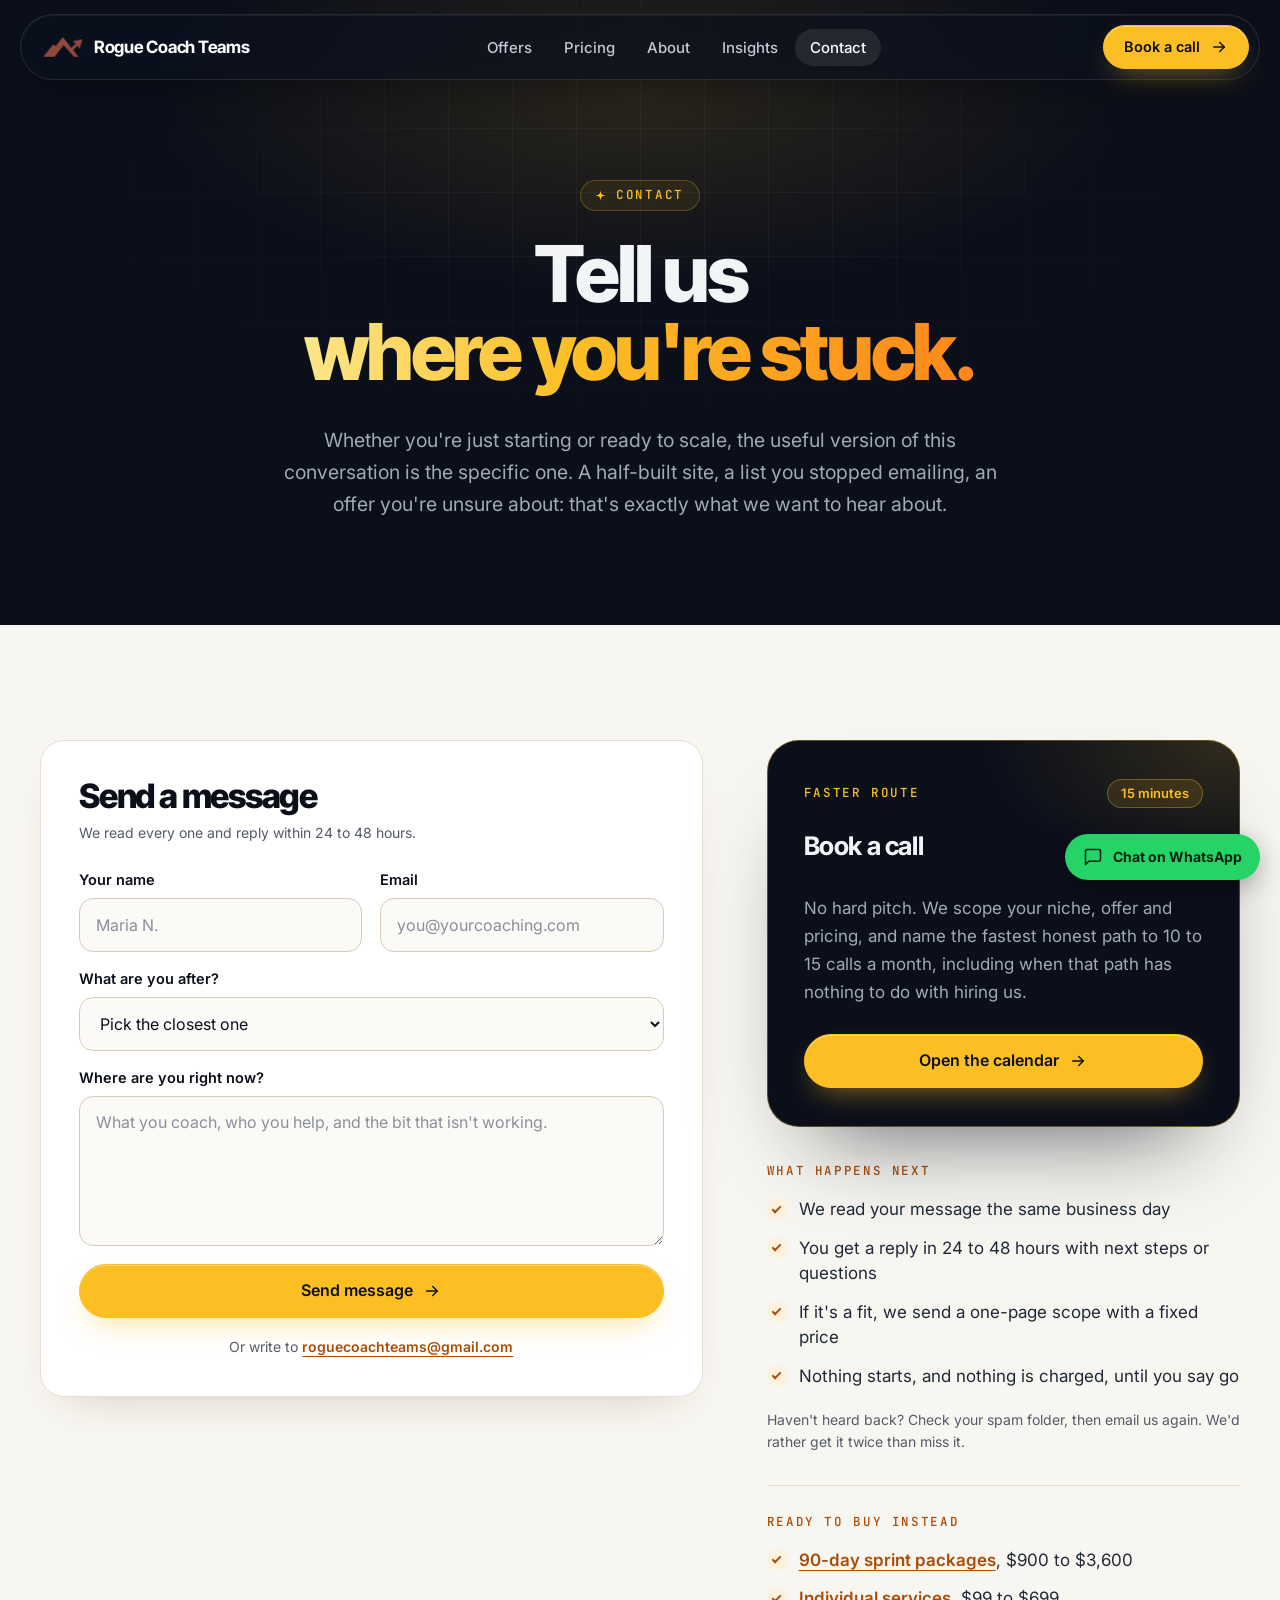
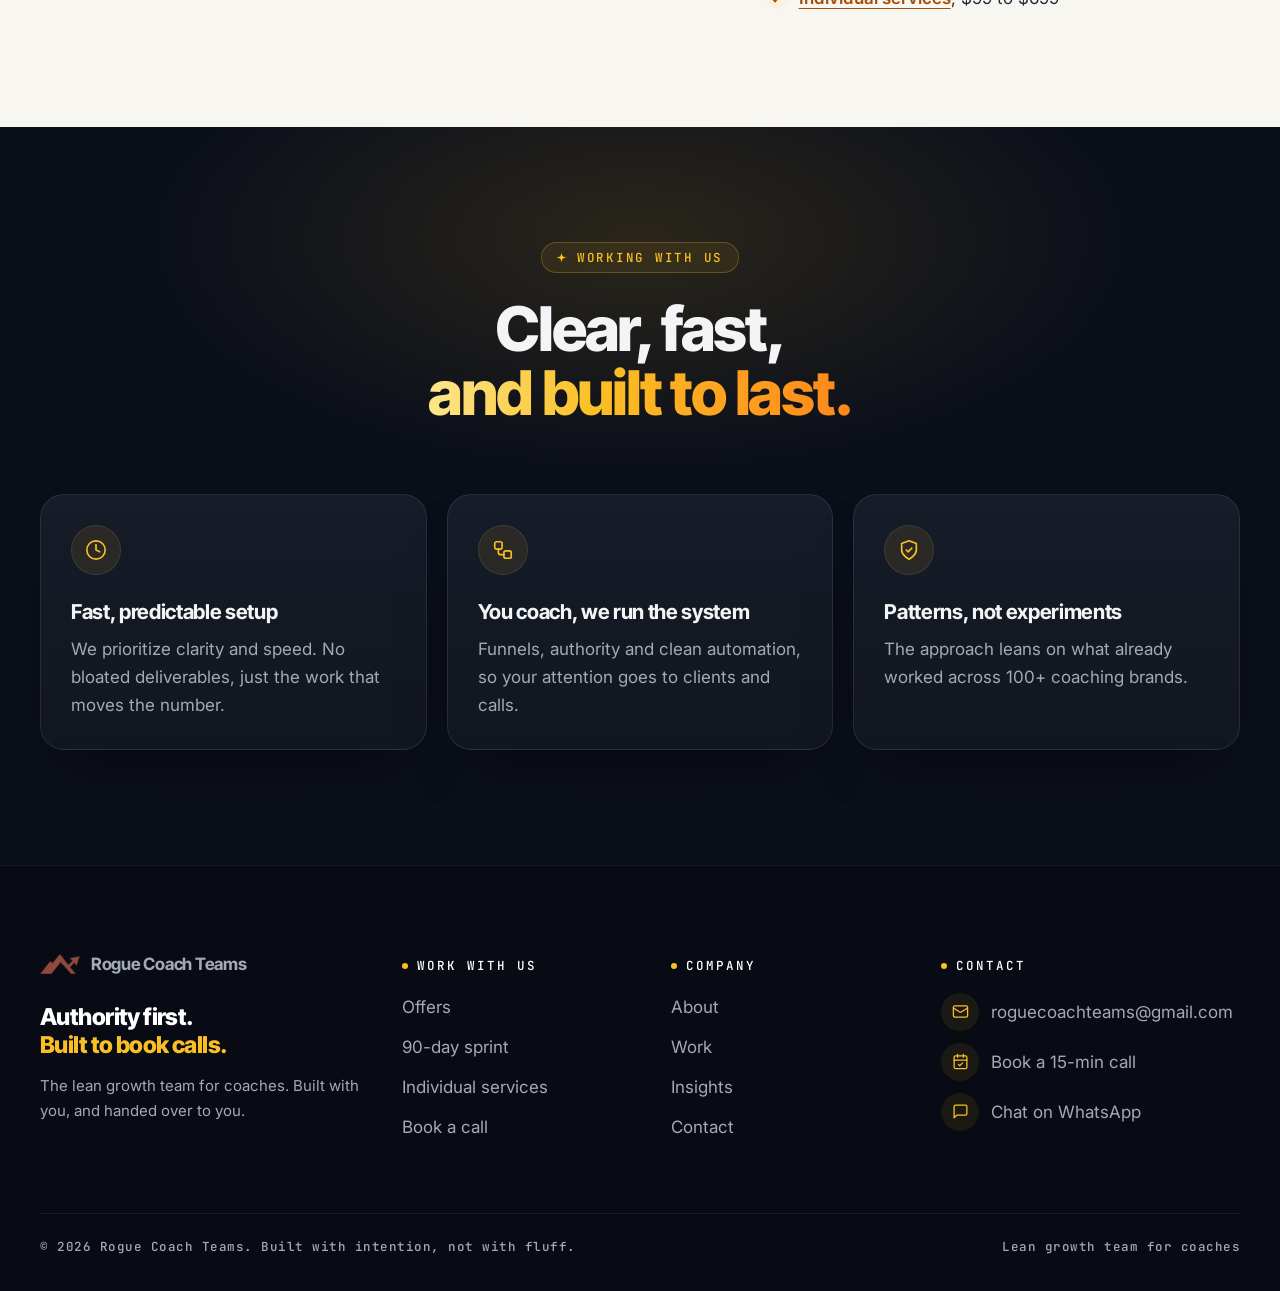
<file: contact.html>
<!doctype html>
<html lang="en">
<head>
<!-- @head -->
<meta charset="utf-8">
<meta name="viewport" content="width=device-width, initial-scale=1">
<title>Contact | Rogue Coach Teams</title>
<meta name="description" content="Tell us where you&#x27;re stuck. Send a message and we&#x27;ll reply within 24 to 48 hours, or book a 15-minute call with the people who&#x27;d actually do the work.">
<link rel="canonical" href="https://roguecoachteams.com/contact.html">
<meta property="og:title" content="Contact | Rogue Coach Teams">
<meta property="og:description" content="Tell us where you&#x27;re stuck. Send a message and we&#x27;ll reply within 24 to 48 hours, or book a 15-minute call with the people who&#x27;d actually do the work.">
<meta property="og:type" content="website">
<meta property="og:url" content="https://roguecoachteams.com/contact.html">
<meta property="og:image" content="https://roguecoachteams.com/assets/img/v2/fan-center.webp">
<meta name="twitter:card" content="summary_large_image">
<meta name="theme-color" content="#0B0F1A">
<link rel="icon" href="assets/img/logo.png">
<link rel="preconnect" href="https://fonts.googleapis.com">
<link rel="preconnect" href="https://fonts.gstatic.com" crossorigin>
<link href="https://fonts.googleapis.com/css2?family=Inter+Tight:wght@700;800&family=Inter:wght@400;500;600;700&family=JetBrains+Mono:wght@500;600&display=swap" rel="stylesheet">
<link rel="stylesheet" href="assets/css/site.css">
<script>
/* Reveal animations only apply when JS is alive. If site.js never runs,
   the flag is pulled back off and the page renders as plain markup. */
(function(d){d.className+=' js';setTimeout(function(){
  if(!document.body||!document.body.classList.contains('is-ready'))
    d.className=d.className.replace(' js','');},2500);})(document.documentElement);
</script>
<!-- /@head -->
</head>
<body>
<!-- @header -->
<a class="skip" href="#main">Skip to content</a>

<div class="topbar">
  <header class="navbar">
    <a class="brand" href="index.html" aria-label="Rogue Coach Teams, home"><img src="assets/img/v2/mark.png" alt="" width="40" height="20"><span>Rogue Coach Teams</span></a>
    <nav class="nav" aria-label="Primary">
      <a href="services.html">Offers</a>
      <a href="pricing.html">Pricing</a>
      <a href="about.html">About</a>
      <a href="insights.html">Insights</a>
      <a href="contact.html">Contact</a>
    </nav>
    <a class="btn btn--sm" href="https://calendly.com/roguecoachteams/rebel-strategy-call">Book a call <svg class="i" aria-hidden="true"><use href="assets/icons.svg#arrow"/></svg></a>
    <button class="burger" type="button" aria-expanded="false" aria-controls="drawer" aria-label="Menu"><span></span></button>
  </header>
</div>

<nav class="drawer" id="drawer" aria-label="Mobile">
  <a href="services.html">Offers</a>
  <a href="pricing.html">Pricing</a>
  <a href="about.html">About</a>
  <a href="insights.html">Insights</a>
  <a href="contact.html">Contact</a>
  <a class="btn" href="https://calendly.com/roguecoachteams/rebel-strategy-call">Book a 15-min call <svg class="i" aria-hidden="true"><use href="assets/icons.svg#arrow"/></svg></a>
</nav>
<!-- /@header -->

<main id="main">

  <section class="sec dark glow gridbg phero" aria-labelledby="contact-h">
    <div class="wrap">
      <p class="eyebrow lift" style="--d:40ms"><svg class="i" aria-hidden="true"><use href="assets/icons.svg#spark"/></svg>Contact</p>
      <h1 id="contact-h" class="lift" style="--d:120ms">Tell us<br><span class="grad">where you're stuck.</span></h1>
      <p class="lede lift" style="--d:240ms">
        Whether you're just starting or ready to scale, the useful version of this conversation
        is the specific one. A half-built site, a list you stopped emailing, an offer you're
        unsure about: that's exactly what we want to hear about.
      </p>
    </div>
  </section>

  <section class="sec light" aria-label="Send a message or book a call">
    <div class="wrap">
      <div class="split split--7-5 split--top">

        <div class="card rise" style="padding:38px">
          <h2 style="font-size:clamp(1.6rem,1.3rem + 1vw,2.1rem);margin-bottom:8px">Send a message</h2>
          <p class="tiny" style="margin-bottom:28px">We read every one and reply within 24 to 48 hours.</p>

          <form class="form" data-lead-form novalidate>
            <div class="field--2">
              <div class="field">
                <label for="name">Your name</label>
                <input id="name" name="name" type="text" autocomplete="name" required placeholder="Maria N.">
              </div>
              <div class="field">
                <label for="email">Email</label>
                <input id="email" name="email" type="email" autocomplete="email" required placeholder="you@yourcoaching.com">
              </div>
            </div>

            <div class="field">
              <label for="goal">What are you after?</label>
              <select id="goal" name="goal">
                <option value="">Pick the closest one</option>
                <option>More qualified calls booked</option>
                <option>A website or funnel that converts</option>
                <option>Authority: content, PR, podcast</option>
                <option>Podcast interviews, features and partner introductions</option>
                <option>Automations and clean ops</option>
                <option>I'm not sure yet, help me work it out</option>
              </select>
            </div>

            <div class="field">
              <label for="message">Where are you right now?</label>
              <textarea id="message" name="message" required placeholder="What you coach, who you help, and the bit that isn't working."></textarea>
            </div>

            <p class="formnote" data-note hidden tabindex="-1"></p>

            <button class="btn btn--wide" type="submit">Send message <svg class="i" aria-hidden="true"><use href="assets/icons.svg#arrow"/></svg></button>
            <p class="tiny" style="text-align:center;margin:0">
              Or write to <a class="tlink" href="mailto:roguecoachteams@gmail.com">roguecoachteams@gmail.com</a>
            </p>
          </form>
        </div>

        <div class="rise" style="--d:100ms">
          <div class="card path dark">
            <div class="path__top"><p class="kicker" style="margin:0">Faster route</p><span class="badge">15 minutes</span></div>
            <h3>Book a call</h3>
            <p>No hard pitch. We scope your niche, offer and pricing, and name the fastest honest
              path to 10 to 15 calls a month, including when that path has nothing to do with
              hiring us.</p>
            <a class="btn btn--wide" style="margin-top:28px" href="https://calendly.com/roguecoachteams/rebel-strategy-call">Open the calendar <svg class="i" aria-hidden="true"><use href="assets/icons.svg#arrow"/></svg></a>
          </div>

          <div style="margin-top:36px">
            <p class="kicker" style="margin-bottom:18px">What happens next</p>
            <ul class="ticks">
              <li>We read your message the same business day</li>
              <li>You get a reply in 24 to 48 hours with next steps or questions</li>
              <li>If it's a fit, we send a one-page scope with a fixed price</li>
              <li>Nothing starts, and nothing is charged, until you say go</li>
            </ul>
            <p class="tiny" style="margin-top:20px">
              Haven't heard back? Check your spam folder, then email us again. We'd rather get it
              twice than miss it.
            </p>
          </div>

          <div style="margin-top:32px;padding-top:28px;border-top:1px solid var(--line)">
            <p class="kicker" style="margin-bottom:18px">Ready to buy instead</p>
            <ul class="ticks">
              <li><a class="tlink" href="sprint.html">90-day sprint packages</a>, $900 to $3,600</li>
              <li><a class="tlink" href="pricing.html">Individual services</a>, $99 to $699</li>
            </ul>
          </div>
        </div>

      </div>
    </div>
  </section>

  <section class="sec dark glow" aria-labelledby="feel-h">
    <div class="wrap">
      <div class="head rise">
        <p class="eyebrow"><svg class="i" aria-hidden="true"><use href="assets/icons.svg#spark"/></svg>Working with us</p>
        <h2 id="feel-h">Clear, fast,<br><span class="grad">and built to last.</span></h2>
      </div>
      <div class="grid">
        <div class="card card--hover rise">
          <span class="ico" style="margin-bottom:24px"><svg class="i" aria-hidden="true"><use href="assets/icons.svg#clock"/></svg></span>
          <h3>Fast, predictable setup</h3>
          <p>We prioritize clarity and speed. No bloated deliverables, just the work that moves the number.</p>
        </div>
        <div class="card card--hover rise" style="--d:80ms">
          <span class="ico" style="margin-bottom:24px"><svg class="i" aria-hidden="true"><use href="assets/icons.svg#flow"/></svg></span>
          <h3>You coach, we run the system</h3>
          <p>Funnels, authority and clean automation, so your attention goes to clients and calls.</p>
        </div>
        <div class="card card--hover rise" style="--d:160ms">
          <span class="ico" style="margin-bottom:24px"><svg class="i" aria-hidden="true"><use href="assets/icons.svg#shield"/></svg></span>
          <h3>Patterns, not experiments</h3>
          <p>The approach leans on what already worked across 100+ coaching brands.</p>
        </div>
      </div>
    </div>
  </section>

</main>

<!-- @footer -->
<footer class="ftr">
  <div class="wrap">
    <div class="ftr__grid">
      <div>
        <a class="brand" href="index.html" aria-label="Rogue Coach Teams, home"><img src="assets/img/v2/mark.png" alt="" width="40" height="20"><span>Rogue Coach Teams</span></a>
        <p class="ftr__tag">Authority first.<br><span>Built to book calls.</span></p>
        <p class="ftr__small">The lean growth team for coaches. Built with you, and handed over to you.</p>
      </div>
      <div>
        <h4>Work with us</h4>
        <ul>
          <li><a href="services.html">Offers</a></li>
          <li><a href="sprint.html">90-day sprint</a></li>
          <li><a href="pricing.html">Individual services</a></li>
          <li><a href="https://calendly.com/roguecoachteams/rebel-strategy-call">Book a call</a></li>
        </ul>
      </div>
      <div>
        <h4>Company</h4>
        <ul>
          <li><a href="about.html">About</a></li>
          <li><a href="index.html#work">Work</a></li>
          <li><a href="insights.html">Insights</a></li>
          <li><a href="contact.html">Contact</a></li>
        </ul>
      </div>
      <div class="ftr__contact">
        <h4>Contact</h4>
        <ul>
          <li><a href="mailto:roguecoachteams@gmail.com"><span class="ico"><svg class="i" aria-hidden="true"><use href="assets/icons.svg#mail"/></svg></span>roguecoachteams@gmail.com</a></li>
          <li><a href="https://calendly.com/roguecoachteams/rebel-strategy-call"><span class="ico"><svg class="i" aria-hidden="true"><use href="assets/icons.svg#calendar"/></svg></span>Book a 15-min call</a></li>
          <li><a href="https://wa.me/13202911634"><span class="ico"><svg class="i" aria-hidden="true"><use href="assets/icons.svg#message"/></svg></span>Chat on WhatsApp</a></li>
        </ul>
      </div>
    </div>
    <div class="ftr__base">
      <span>&copy; 2026 Rogue Coach Teams. Built with intention, not with fluff.</span>
      <span>Lean growth team for coaches</span>
    </div>
  </div>
</footer>


<a class="wa" href="https://wa.me/13202911634?text=Hi%20Rogue%20Coach%20Teams" target="_blank" rel="noopener" aria-label="Chat with us on WhatsApp"><svg class="i" aria-hidden="true"><use href="assets/icons.svg#message"/></svg><span>Chat on WhatsApp</span></a>
<script src="assets/js/site.js"></script>
<!-- /@footer -->
</body>
</html>
</file>
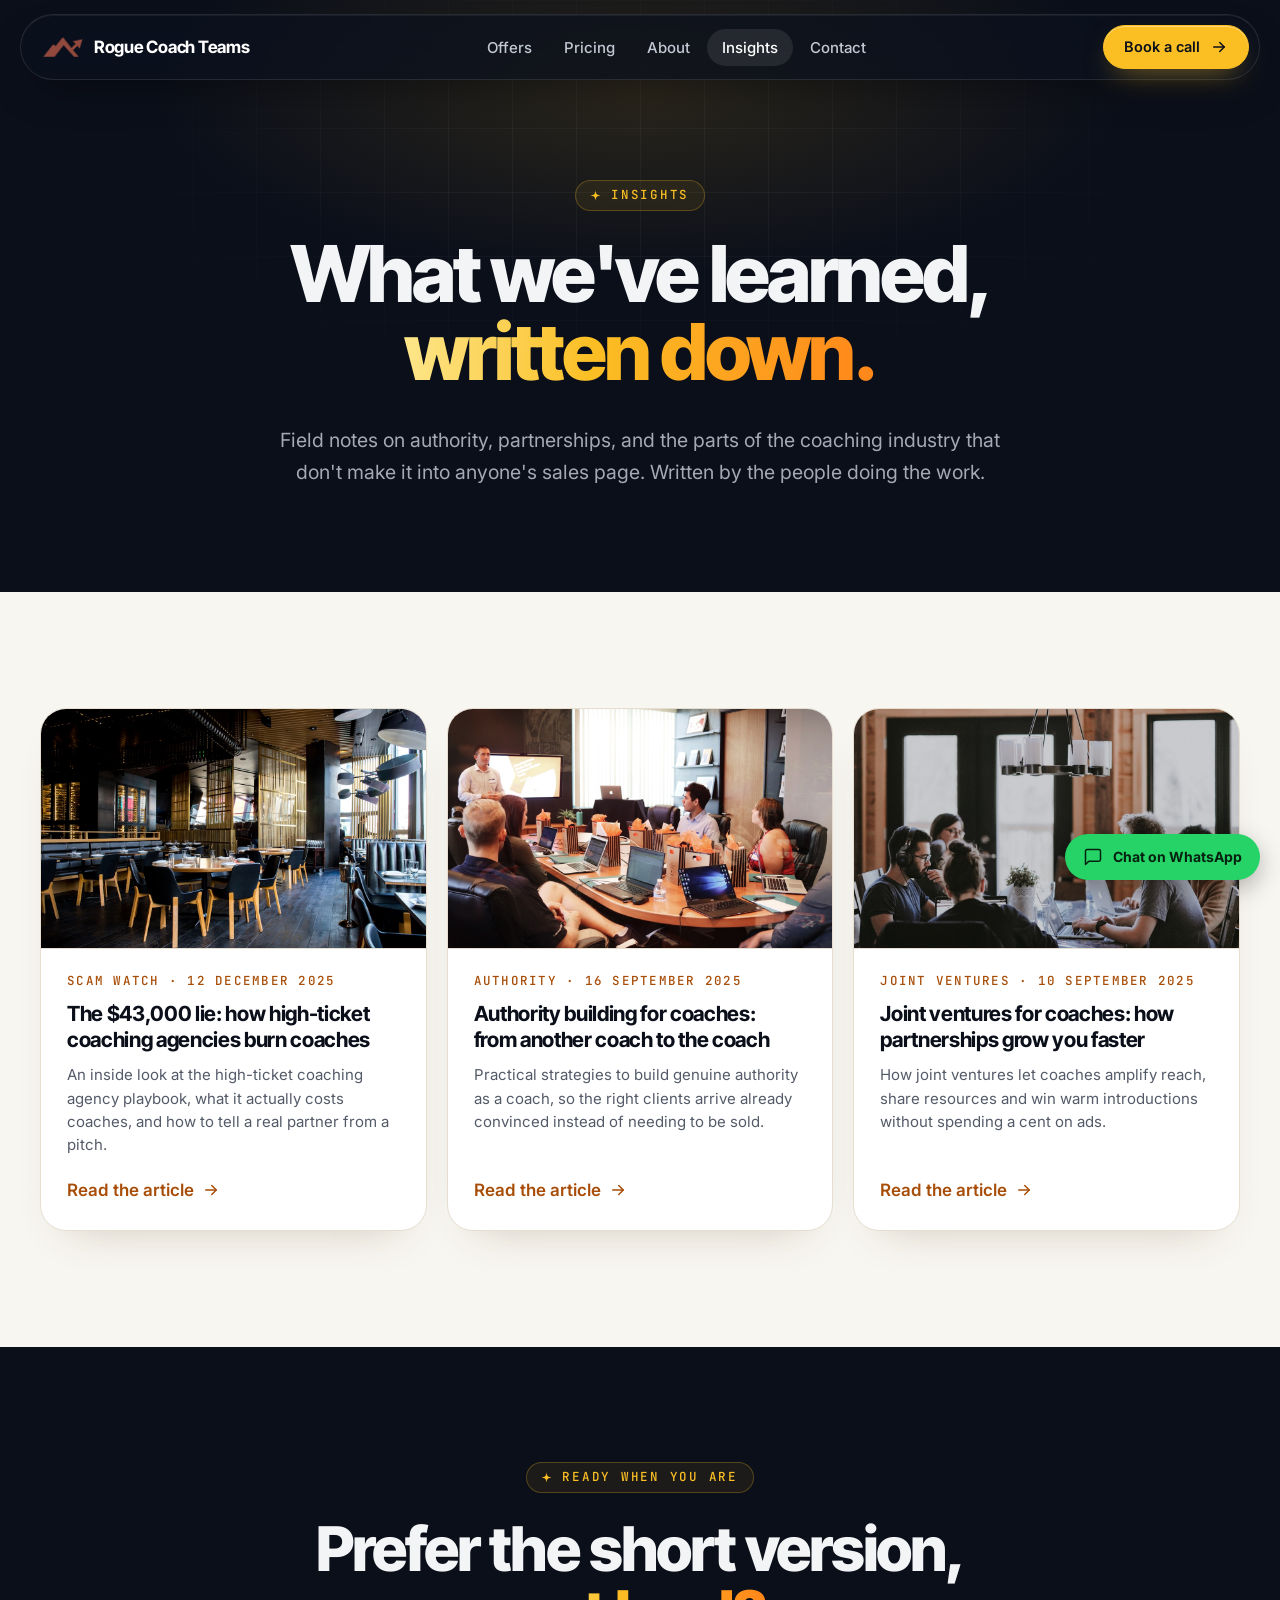
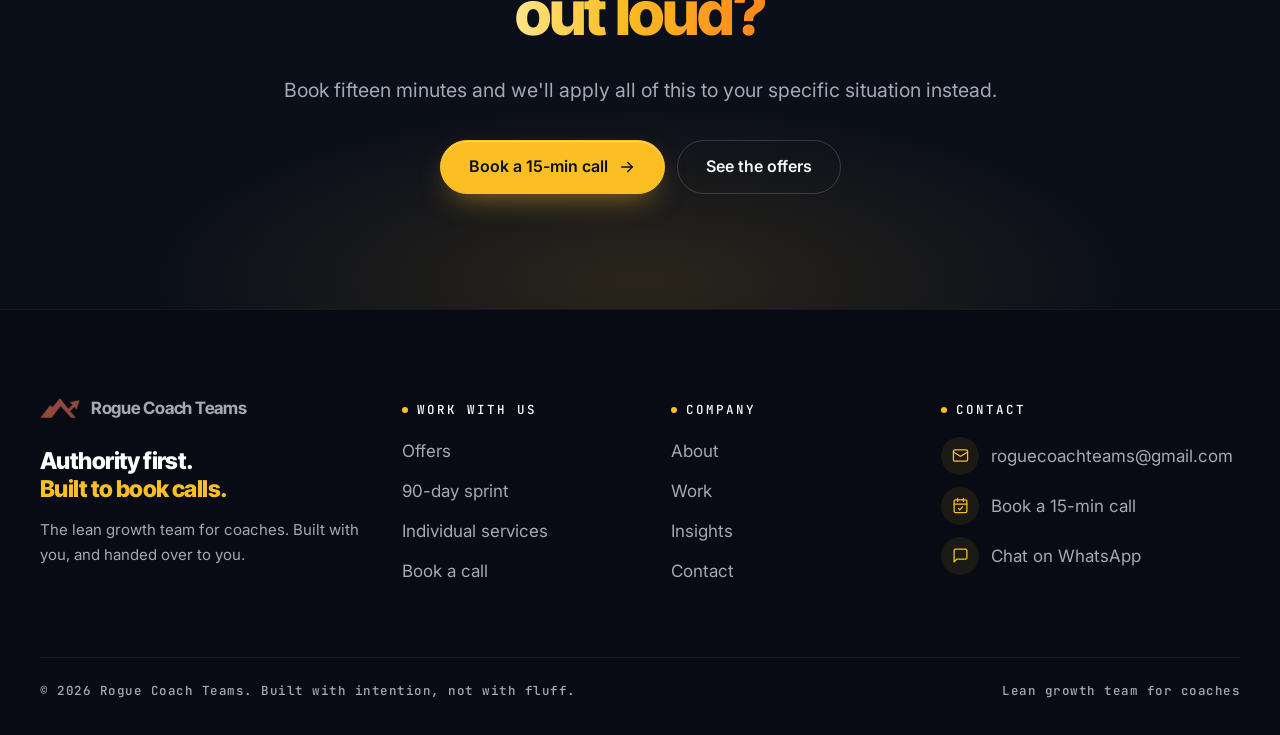
<file: insights.html>
<!doctype html>
<html lang="en">
<head>
<!-- @head -->
<meta charset="utf-8">
<meta name="viewport" content="width=device-width, initial-scale=1">
<title>Insights | Rogue Coach Teams</title>
<meta name="description" content="Field notes on authority building, joint ventures and the coaching-agency playbook, written by the people doing the work.">
<link rel="canonical" href="https://roguecoachteams.com/insights.html">
<meta property="og:title" content="Insights | Rogue Coach Teams">
<meta property="og:description" content="Field notes on authority building, joint ventures and the coaching-agency playbook, written by the people doing the work.">
<meta property="og:type" content="website">
<meta property="og:url" content="https://roguecoachteams.com/insights.html">
<meta property="og:image" content="https://roguecoachteams.com/assets/img/v2/fan-center.webp">
<meta name="twitter:card" content="summary_large_image">
<meta name="theme-color" content="#0B0F1A">
<link rel="icon" href="assets/img/logo.png">
<link rel="preconnect" href="https://fonts.googleapis.com">
<link rel="preconnect" href="https://fonts.gstatic.com" crossorigin>
<link href="https://fonts.googleapis.com/css2?family=Inter+Tight:wght@700;800&family=Inter:wght@400;500;600;700&family=JetBrains+Mono:wght@500;600&display=swap" rel="stylesheet">
<link rel="stylesheet" href="assets/css/site.css">
<script>
/* Reveal animations only apply when JS is alive. If site.js never runs,
   the flag is pulled back off and the page renders as plain markup. */
(function(d){d.className+=' js';setTimeout(function(){
  if(!document.body||!document.body.classList.contains('is-ready'))
    d.className=d.className.replace(' js','');},2500);})(document.documentElement);
</script>
<!-- /@head -->
</head>
<body>
<!-- @header -->
<a class="skip" href="#main">Skip to content</a>

<div class="topbar">
  <header class="navbar">
    <a class="brand" href="index.html" aria-label="Rogue Coach Teams, home"><img src="assets/img/v2/mark.png" alt="" width="40" height="20"><span>Rogue Coach Teams</span></a>
    <nav class="nav" aria-label="Primary">
      <a href="services.html">Offers</a>
      <a href="pricing.html">Pricing</a>
      <a href="about.html">About</a>
      <a href="insights.html">Insights</a>
      <a href="contact.html">Contact</a>
    </nav>
    <a class="btn btn--sm" href="https://calendly.com/roguecoachteams/rebel-strategy-call">Book a call <svg class="i" aria-hidden="true"><use href="assets/icons.svg#arrow"/></svg></a>
    <button class="burger" type="button" aria-expanded="false" aria-controls="drawer" aria-label="Menu"><span></span></button>
  </header>
</div>

<nav class="drawer" id="drawer" aria-label="Mobile">
  <a href="services.html">Offers</a>
  <a href="pricing.html">Pricing</a>
  <a href="about.html">About</a>
  <a href="insights.html">Insights</a>
  <a href="contact.html">Contact</a>
  <a class="btn" href="https://calendly.com/roguecoachteams/rebel-strategy-call">Book a 15-min call <svg class="i" aria-hidden="true"><use href="assets/icons.svg#arrow"/></svg></a>
</nav>
<!-- /@header -->

<main id="main">

  <section class="sec dark glow gridbg phero" aria-labelledby="ins-h">
    <div class="wrap">
      <p class="eyebrow lift" style="--d:40ms"><svg class="i" aria-hidden="true"><use href="assets/icons.svg#spark"/></svg>Insights</p>
      <h1 id="ins-h" class="lift" style="--d:120ms">What we've learned,<br><span class="grad">written down.</span></h1>
      <p class="lede lift" style="--d:240ms">
        Field notes on authority, partnerships, and the parts of the coaching industry that
        don't make it into anyone's sales page. Written by the people doing the work.
      </p>
    </div>
  </section>

  <section class="sec light" aria-label="Articles">
    <div class="wrap">
      <div class="grid">
        <a class="card post rise" href="coaching-scams.html">
          <img src="assets/img/blog/coaching-scams-cover.jpg" alt="" loading="lazy" width="1600" height="1000">
          <div class="post__b">
            <time datetime="2025-12-12">Scam watch · 12 December 2025</time>
            <h3>The $43,000 lie: how high-ticket coaching agencies burn coaches</h3>
            <p>An inside look at the high-ticket coaching agency playbook, what it actually costs coaches, and how to tell a real partner from a pitch.</p>
            <span class="arrowlink">Read the article <svg class="i" aria-hidden="true"><use href="assets/icons.svg#arrow"/></svg></span>
          </div>
        </a>
        <a class="card post rise" href="authority-building-for-coaches.html" style="--d:80ms">
          <img src="assets/img/blog/authority-building-for-coaches-cover.jpg" alt="" loading="lazy" width="1600" height="1000">
          <div class="post__b">
            <time datetime="2025-09-16">Authority · 16 September 2025</time>
            <h3>Authority building for coaches: from another coach to the coach</h3>
            <p>Practical strategies to build genuine authority as a coach, so the right clients arrive already convinced instead of needing to be sold.</p>
            <span class="arrowlink">Read the article <svg class="i" aria-hidden="true"><use href="assets/icons.svg#arrow"/></svg></span>
          </div>
        </a>
        <a class="card post rise" href="joint-ventures-for-coaches.html" style="--d:160ms">
          <img src="assets/img/blog/joint-ventures-for-coaches-cover.jpg" alt="" loading="lazy" width="1600" height="1000">
          <div class="post__b">
            <time datetime="2025-09-10">Joint ventures · 10 September 2025</time>
            <h3>Joint ventures for coaches: how partnerships grow you faster</h3>
            <p>How joint ventures let coaches amplify reach, share resources and win warm introductions without spending a cent on ads.</p>
            <span class="arrowlink">Read the article <svg class="i" aria-hidden="true"><use href="assets/icons.svg#arrow"/></svg></span>
          </div>
        </a>
      </div>
    </div>
  </section>

  <section class="sec dark glow glow--low cta" aria-labelledby="cta-h">
    <div class="wrap rise">
      <p class="eyebrow"><svg class="i" aria-hidden="true"><use href="assets/icons.svg#spark"/></svg>Ready when you are</p>
      <h2 id="cta-h">Prefer the short version,<br><span class="grad">out loud?</span></h2>
      <p class="lede">Book fifteen minutes and we'll apply all of this to your specific situation instead.</p>
      <div class="cta-row" style="justify-content:center;margin-top:34px">
        <a class="btn" href="https://calendly.com/roguecoachteams/rebel-strategy-call">Book a 15-min call <svg class="i" aria-hidden="true"><use href="assets/icons.svg#arrow"/></svg></a>
        <a class="btn btn--ghost" href="services.html">See the offers</a>
      </div>
    </div>
  </section>

</main>

<!-- @footer -->
<footer class="ftr">
  <div class="wrap">
    <div class="ftr__grid">
      <div>
        <a class="brand" href="index.html" aria-label="Rogue Coach Teams, home"><img src="assets/img/v2/mark.png" alt="" width="40" height="20"><span>Rogue Coach Teams</span></a>
        <p class="ftr__tag">Authority first.<br><span>Built to book calls.</span></p>
        <p class="ftr__small">The lean growth team for coaches. Built with you, and handed over to you.</p>
      </div>
      <div>
        <h4>Work with us</h4>
        <ul>
          <li><a href="services.html">Offers</a></li>
          <li><a href="sprint.html">90-day sprint</a></li>
          <li><a href="pricing.html">Individual services</a></li>
          <li><a href="https://calendly.com/roguecoachteams/rebel-strategy-call">Book a call</a></li>
        </ul>
      </div>
      <div>
        <h4>Company</h4>
        <ul>
          <li><a href="about.html">About</a></li>
          <li><a href="index.html#work">Work</a></li>
          <li><a href="insights.html">Insights</a></li>
          <li><a href="contact.html">Contact</a></li>
        </ul>
      </div>
      <div class="ftr__contact">
        <h4>Contact</h4>
        <ul>
          <li><a href="mailto:roguecoachteams@gmail.com"><span class="ico"><svg class="i" aria-hidden="true"><use href="assets/icons.svg#mail"/></svg></span>roguecoachteams@gmail.com</a></li>
          <li><a href="https://calendly.com/roguecoachteams/rebel-strategy-call"><span class="ico"><svg class="i" aria-hidden="true"><use href="assets/icons.svg#calendar"/></svg></span>Book a 15-min call</a></li>
          <li><a href="https://wa.me/13202911634"><span class="ico"><svg class="i" aria-hidden="true"><use href="assets/icons.svg#message"/></svg></span>Chat on WhatsApp</a></li>
        </ul>
      </div>
    </div>
    <div class="ftr__base">
      <span>&copy; 2026 Rogue Coach Teams. Built with intention, not with fluff.</span>
      <span>Lean growth team for coaches</span>
    </div>
  </div>
</footer>


<a class="wa" href="https://wa.me/13202911634?text=Hi%20Rogue%20Coach%20Teams" target="_blank" rel="noopener" aria-label="Chat with us on WhatsApp"><svg class="i" aria-hidden="true"><use href="assets/icons.svg#message"/></svg><span>Chat on WhatsApp</span></a>
<script src="assets/js/site.js"></script>
<!-- /@footer -->
</body>
</html>
</file>
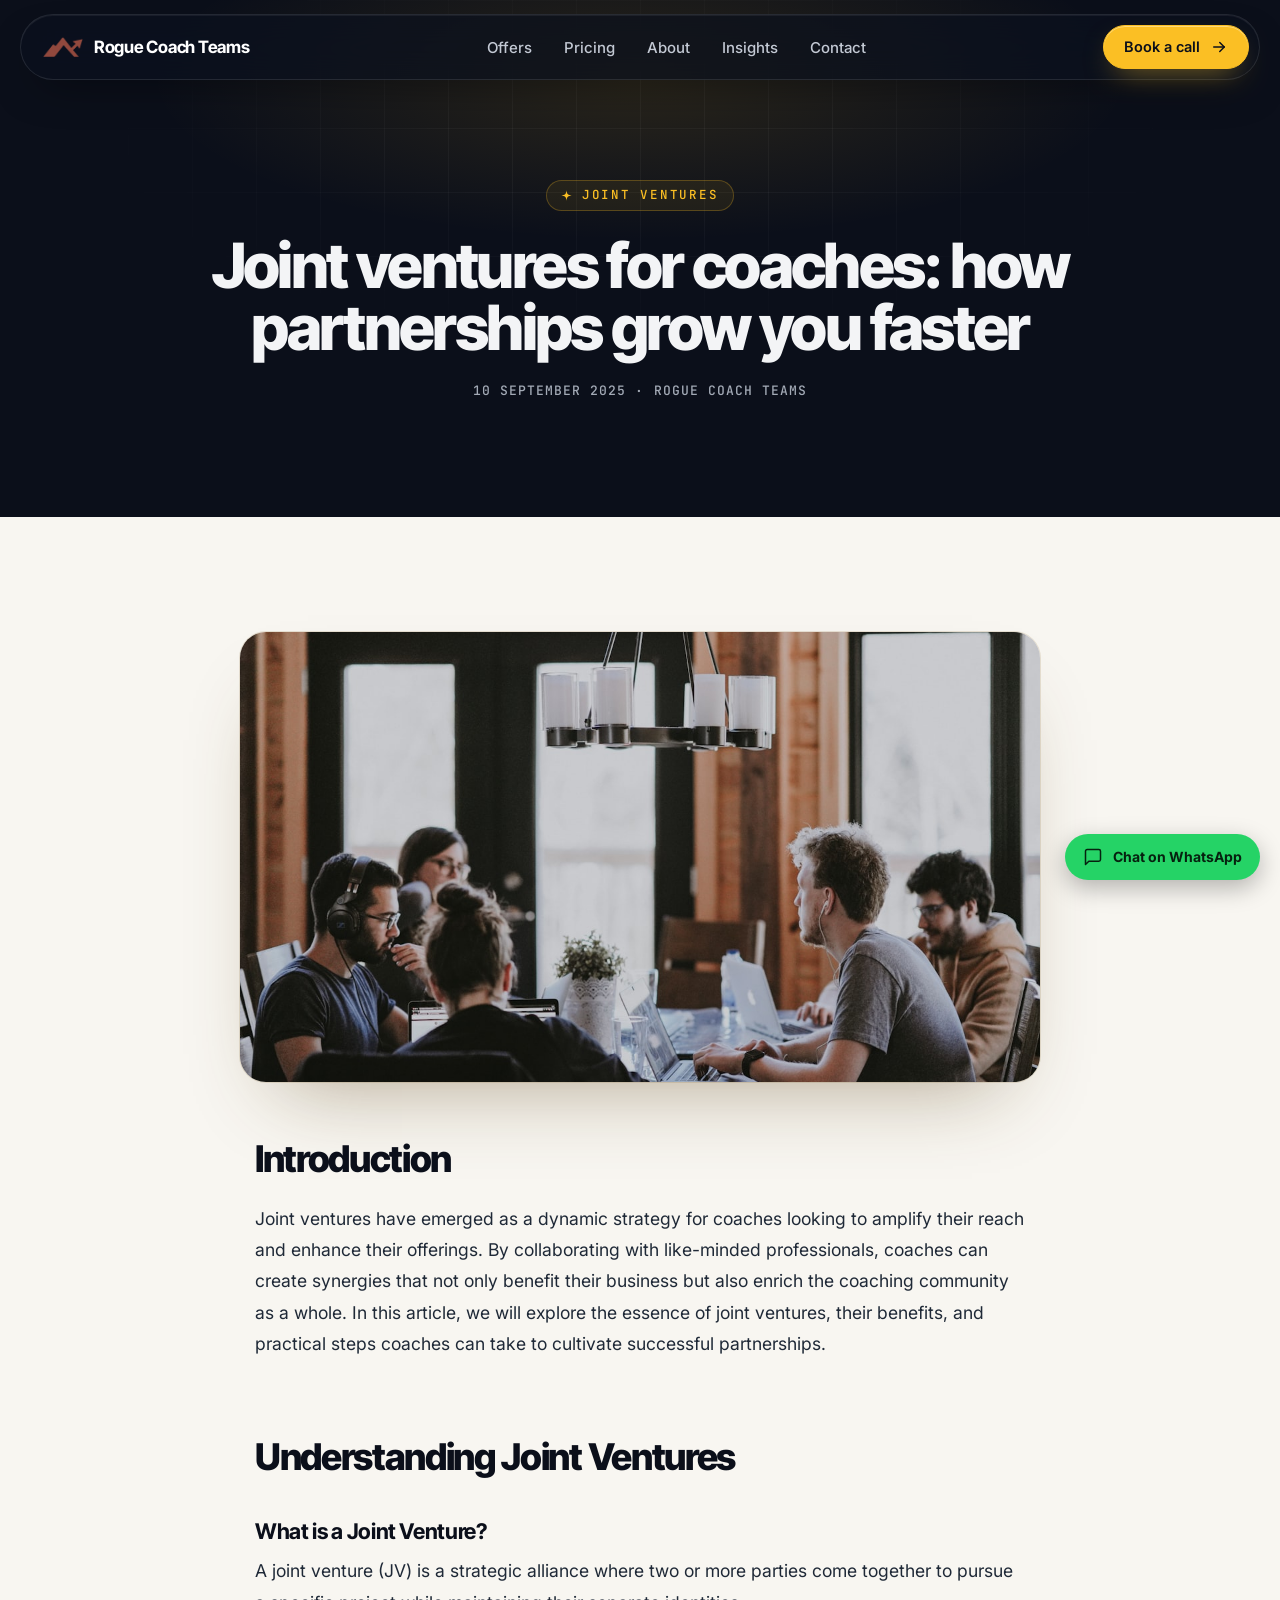
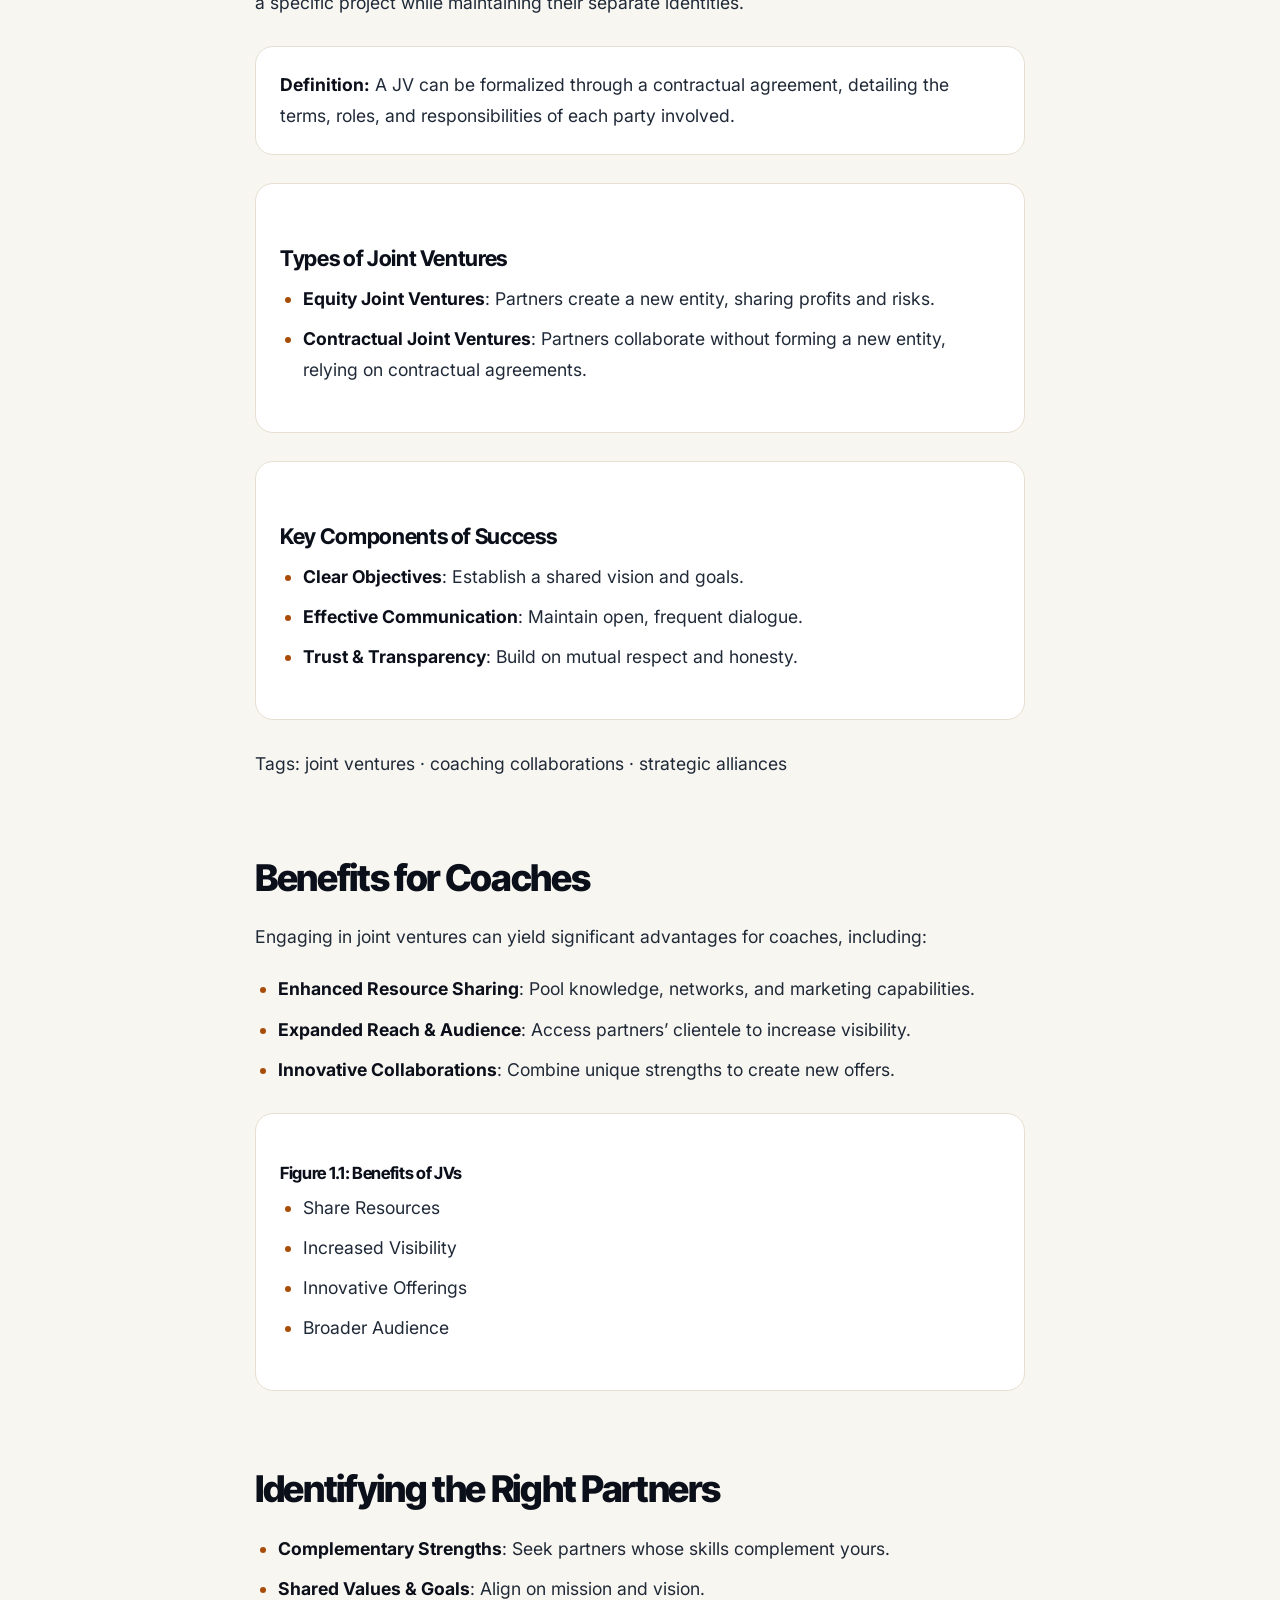
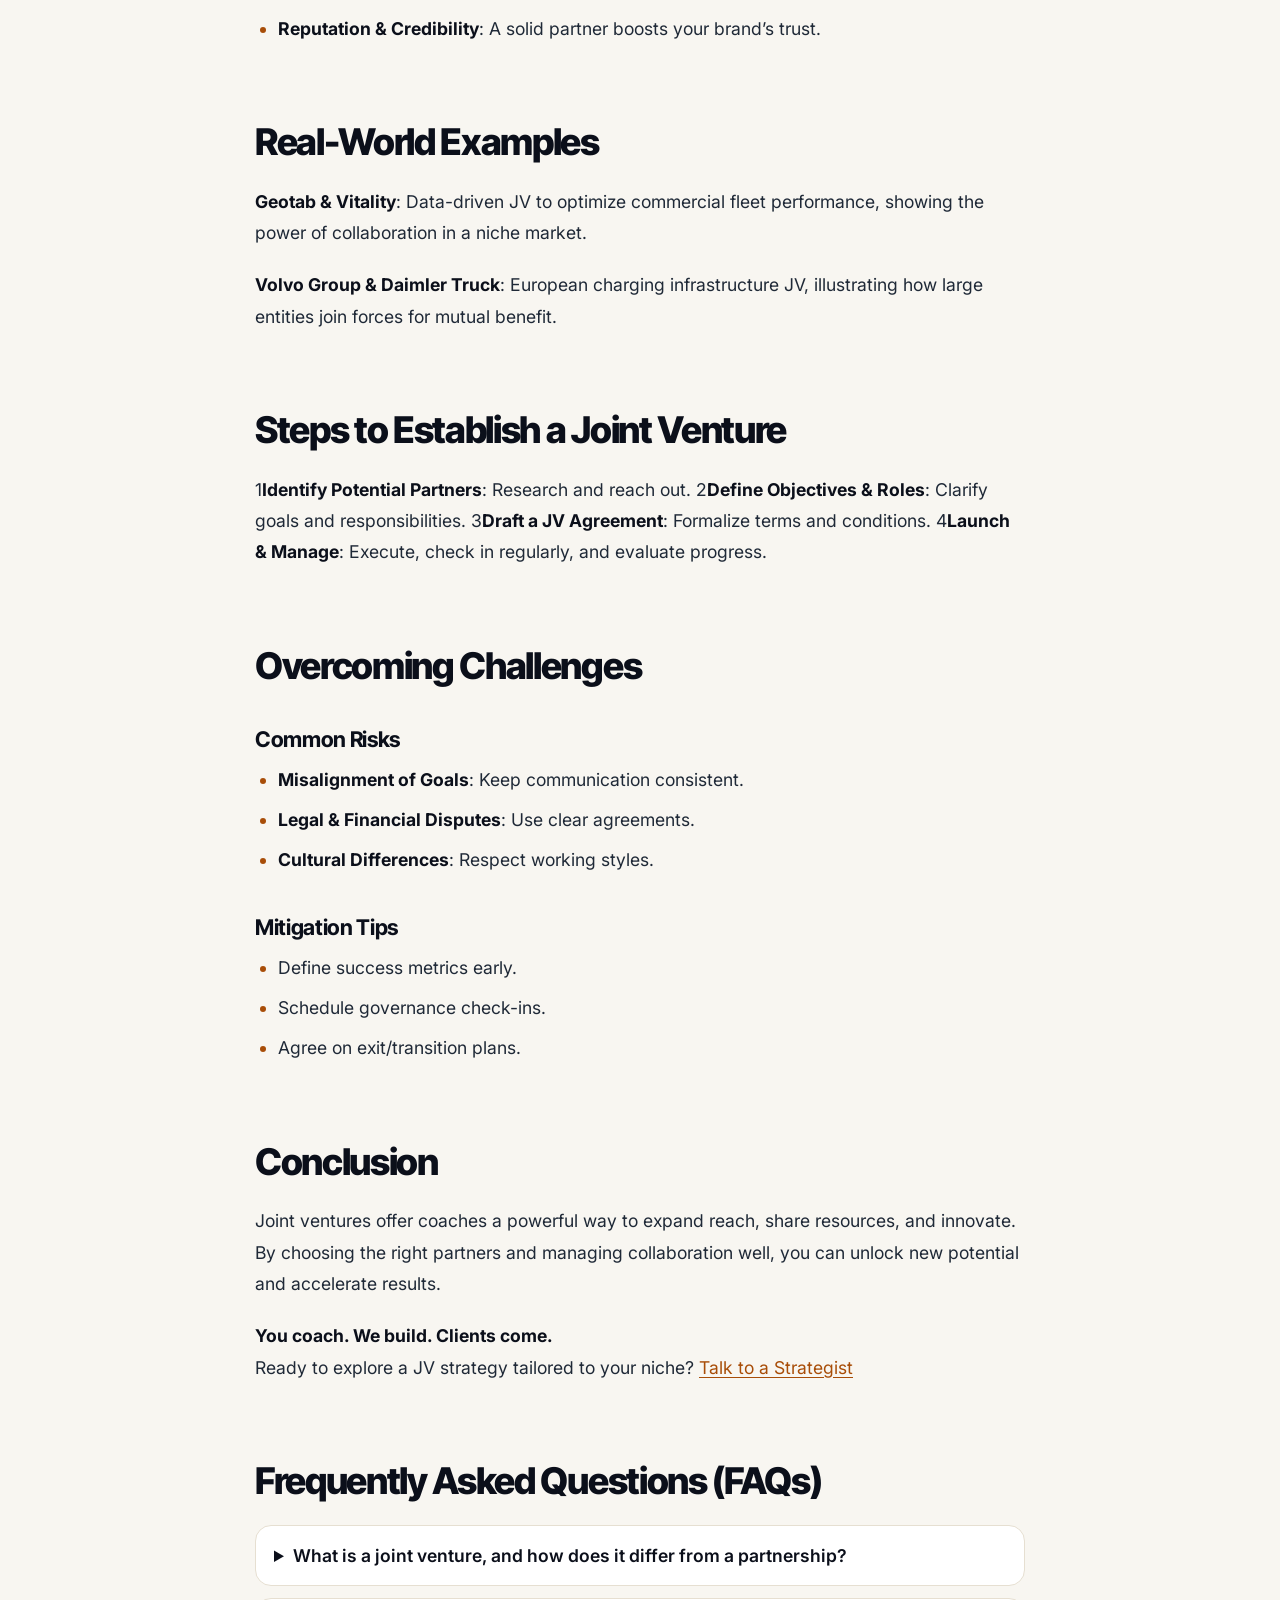
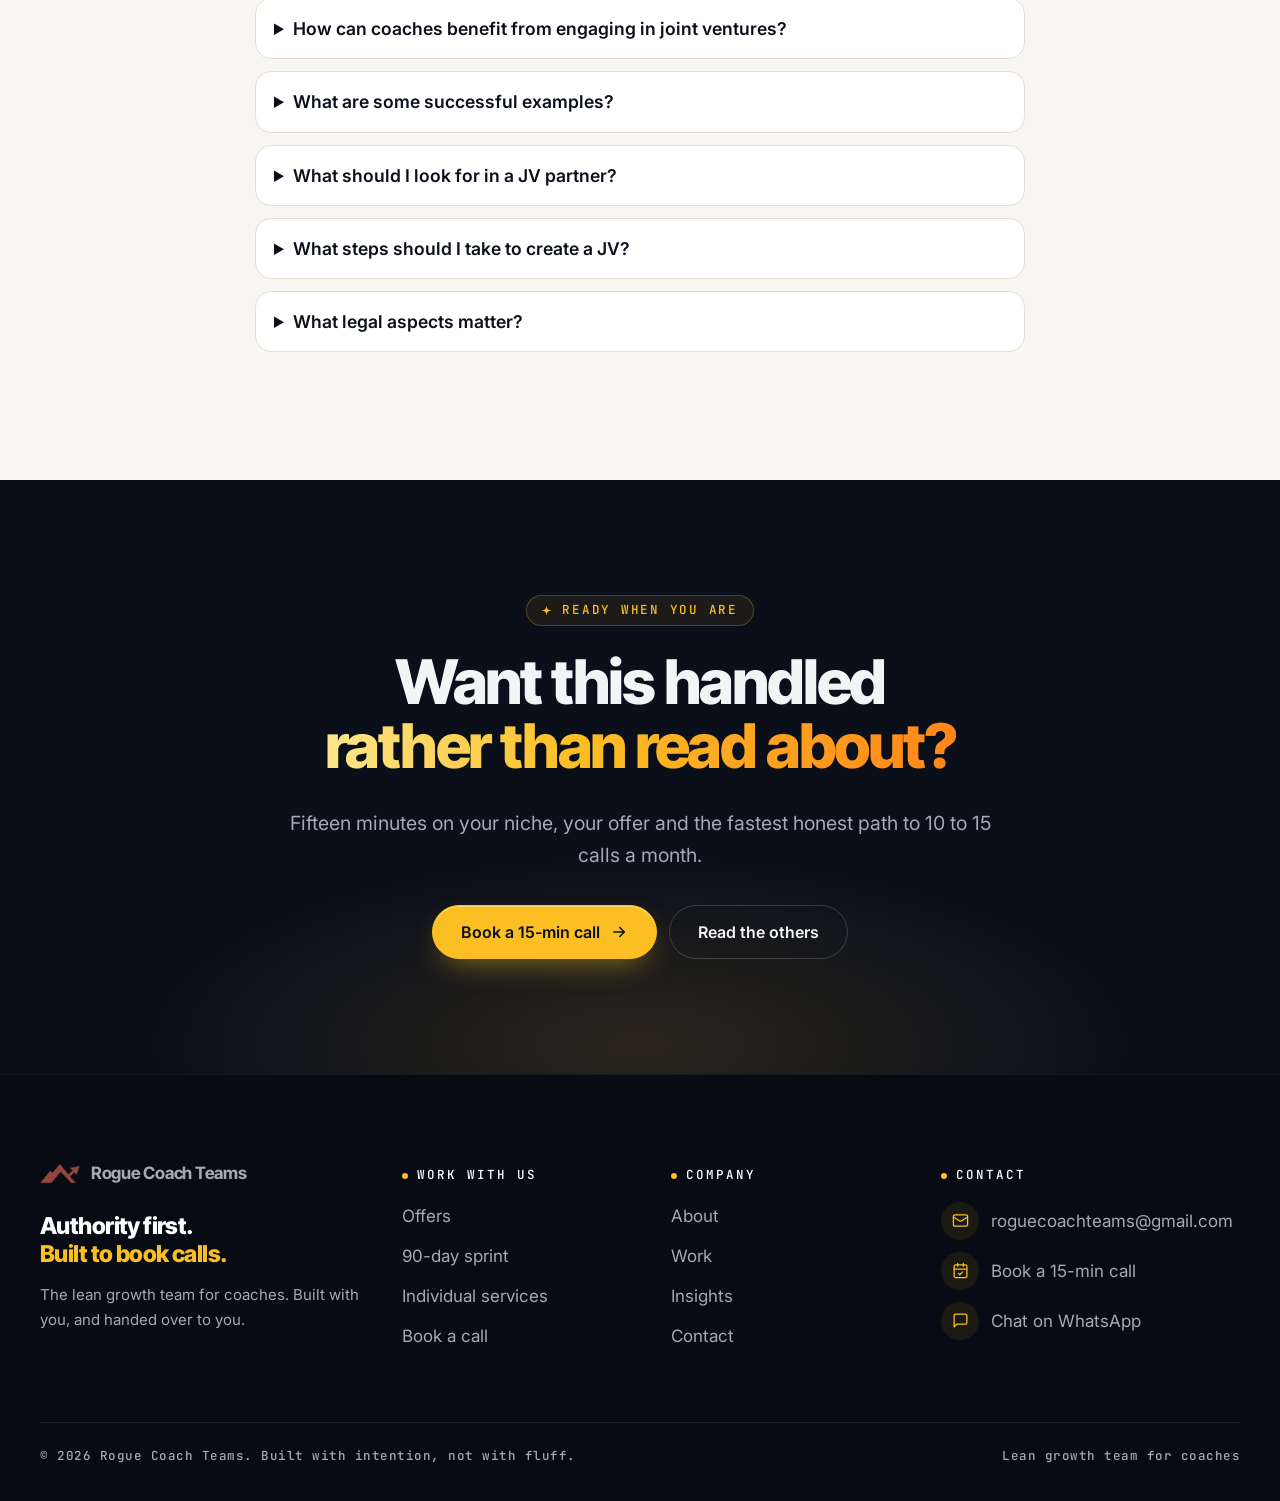
<file: joint-ventures-for-coaches.html>
<!doctype html>
<html lang="en">
<head>
<!-- @head -->
<meta charset="utf-8">
<meta name="viewport" content="width=device-width, initial-scale=1">
<title>Joint ventures for coaches: how partnerships grow you faster | Rogue Coach Teams</title>
<meta name="description" content="How joint ventures let coaches amplify reach, share resources and win warm introductions without spending a cent on ads.">
<link rel="canonical" href="https://roguecoachteams.com/joint-ventures-for-coaches.html">
<meta property="og:title" content="Joint ventures for coaches: how partnerships grow you faster | Rogue Coach Teams">
<meta property="og:description" content="How joint ventures let coaches amplify reach, share resources and win warm introductions without spending a cent on ads.">
<meta property="og:type" content="website">
<meta property="og:url" content="https://roguecoachteams.com/joint-ventures-for-coaches.html">
<meta property="og:image" content="https://roguecoachteams.com/assets/img/blog/joint-ventures-for-coaches-cover.jpg">
<meta name="twitter:card" content="summary_large_image">
<meta name="theme-color" content="#0B0F1A">
<link rel="icon" href="assets/img/logo.png">
<link rel="preconnect" href="https://fonts.googleapis.com">
<link rel="preconnect" href="https://fonts.gstatic.com" crossorigin>
<link href="https://fonts.googleapis.com/css2?family=Inter+Tight:wght@700;800&family=Inter:wght@400;500;600;700&family=JetBrains+Mono:wght@500;600&display=swap" rel="stylesheet">
<link rel="stylesheet" href="assets/css/site.css">
<script>
/* Reveal animations only apply when JS is alive. If site.js never runs,
   the flag is pulled back off and the page renders as plain markup. */
(function(d){d.className+=' js';setTimeout(function(){
  if(!document.body||!document.body.classList.contains('is-ready'))
    d.className=d.className.replace(' js','');},2500);})(document.documentElement);
</script>
<!-- /@head -->
</head>
<body>
<!-- @header -->
<a class="skip" href="#main">Skip to content</a>

<div class="topbar">
  <header class="navbar">
    <a class="brand" href="index.html" aria-label="Rogue Coach Teams, home"><img src="assets/img/v2/mark.png" alt="" width="40" height="20"><span>Rogue Coach Teams</span></a>
    <nav class="nav" aria-label="Primary">
      <a href="services.html">Offers</a>
      <a href="pricing.html">Pricing</a>
      <a href="about.html">About</a>
      <a href="insights.html">Insights</a>
      <a href="contact.html">Contact</a>
    </nav>
    <a class="btn btn--sm" href="https://calendly.com/roguecoachteams/rebel-strategy-call">Book a call <svg class="i" aria-hidden="true"><use href="assets/icons.svg#arrow"/></svg></a>
    <button class="burger" type="button" aria-expanded="false" aria-controls="drawer" aria-label="Menu"><span></span></button>
  </header>
</div>

<nav class="drawer" id="drawer" aria-label="Mobile">
  <a href="services.html">Offers</a>
  <a href="pricing.html">Pricing</a>
  <a href="about.html">About</a>
  <a href="insights.html">Insights</a>
  <a href="contact.html">Contact</a>
  <a class="btn" href="https://calendly.com/roguecoachteams/rebel-strategy-call">Book a 15-min call <svg class="i" aria-hidden="true"><use href="assets/icons.svg#arrow"/></svg></a>
</nav>
<!-- /@header -->

<main id="main">

  <section class="sec dark glow gridbg phero" aria-labelledby="post-h">
    <div class="wrap">
      <p class="eyebrow lift" style="--d:40ms"><svg class="i" aria-hidden="true"><use href="assets/icons.svg#spark"/></svg>Joint ventures</p>
      <h1 id="post-h" class="lift" style="--d:120ms;max-width:20ch;font-size:clamp(2.2rem,1.2rem + 3.4vw,3.9rem)">Joint ventures for coaches: how partnerships grow you faster</h1>
      <p class="phero__meta lift" style="--d:240ms"><time datetime="2025-09-10">10 September 2025</time> · Rogue Coach Teams</p>
    </div>
  </section>

  <section class="sec light">
    <div class="wrap wrap--narrow">
      <img class="cover rise" src="assets/img/blog/joint-ventures-for-coaches-cover.jpg" alt="Coaches collaborating at a desk" width="1600" height="900">
      <div class="prose">
<h2>Introduction</h2> <p>Joint ventures have emerged as a dynamic strategy for coaches looking to amplify their reach and enhance their offerings. By collaborating with like-minded professionals, coaches can create synergies that not only benefit their business but also enrich the coaching community as a whole. In this article, we will explore the essence of joint ventures, their benefits, and practical steps coaches can take to cultivate successful partnerships.</p> <h2>Understanding Joint Ventures</h2> <h3>What is a Joint Venture?</h3> <p>A joint venture (JV) is a strategic alliance where two or more parties come together to pursue a specific project while maintaining their separate identities.</p> <aside> <strong>Definition:</strong> A JV can be formalized through a contractual agreement, detailing the terms, roles, and responsibilities of each party involved.
      </aside> <aside> <h3>Types of Joint Ventures</h3> <ul> <li><strong>Equity Joint Ventures</strong>: Partners create a new entity, sharing profits and risks.</li> <li><strong>Contractual Joint Ventures</strong>: Partners collaborate without forming a new entity, relying on contractual agreements.</li> </ul> </aside> <aside> <h3>Key Components of Success</h3> <ul> <li><strong>Clear Objectives</strong>: Establish a shared vision and goals.</li> <li><strong>Effective Communication</strong>: Maintain open, frequent dialogue.</li> <li><strong>Trust &amp; Transparency</strong>: Build on mutual respect and honesty.</li> </ul> </aside> <p>Tags: joint ventures · coaching collaborations · strategic alliances</p> <h2>Benefits for Coaches</h2> <p>Engaging in joint ventures can yield significant advantages for coaches, including:</p> <ul> <li><strong>Enhanced Resource Sharing</strong>: Pool knowledge, networks, and marketing capabilities.</li> <li><strong>Expanded Reach &amp; Audience</strong>: Access partners’ clientele to increase visibility.</li> <li><strong>Innovative Collaborations</strong>: Combine unique strengths to create new offers.</li> </ul> <aside> <h4>Figure 1.1: Benefits of JVs</h4> <ul> <li>Share Resources</li> <li>Increased Visibility</li> <li>Innovative Offerings</li> <li>Broader Audience</li> </ul> </aside> <h2>Identifying the Right Partners</h2> <ul> <li><strong>Complementary Strengths</strong>: Seek partners whose skills complement yours.</li> <li><strong>Shared Values &amp; Goals</strong>: Align on mission and vision.</li> <li><strong>Reputation &amp; Credibility</strong>: A solid partner boosts your brand’s trust.</li> </ul> <h2>Real-World Examples</h2> <p><strong>Geotab &amp; Vitality</strong>: Data-driven JV to optimize commercial fleet performance, showing the power of collaboration in a niche market.</p> <p><strong>Volvo Group &amp; Daimler Truck</strong>: European charging infrastructure JV, illustrating how large entities join forces for mutual benefit.</p> <h2>Steps to Establish a Joint Venture</h2> 1<strong>Identify Potential Partners</strong>: Research and reach out. 2<strong>Define Objectives &amp; Roles</strong>: Clarify goals and responsibilities. 3<strong>Draft a JV Agreement</strong>: Formalize terms and conditions. 4<strong>Launch &amp; Manage</strong>: Execute, check in regularly, and evaluate progress. <h2>Overcoming Challenges</h2> <h3>Common Risks</h3> <ul> <li><strong>Misalignment of Goals</strong>: Keep communication consistent.</li> <li><strong>Legal &amp; Financial Disputes</strong>: Use clear agreements.</li> <li><strong>Cultural Differences</strong>: Respect working styles.</li> </ul> <h3>Mitigation Tips</h3> <ul> <li>Define success metrics early.</li> <li>Schedule governance check-ins.</li> <li>Agree on exit/transition plans.</li> </ul> <h2>Conclusion</h2> <p>Joint ventures offer coaches a powerful way to expand reach, share resources, and innovate. By choosing the right partners and managing collaboration well, you can unlock new potential and accelerate results.</p> <strong>You coach. We build. Clients come.</strong><br>
          Ready to explore a JV strategy tailored to your niche?
        <a href="https://calendly.com/roguecoachteams/rebel-strategy-call">
          Talk to a Strategist
        </a> <h2>Frequently Asked Questions (FAQs)</h2> <details> <summary>What is a joint venture, and how does it differ from a partnership?</summary> 
            A joint venture is a collaborative agreement to work on a specific project, while a partnership is usually a more permanent, ongoing business relationship.
          </details> <details> <summary>How can coaches benefit from engaging in joint ventures?</summary> Shared resources, expanded audiences, and innovative co-created offerings. </details> <details> <summary>What are some successful examples?</summary> Geotab × Vitality; Volvo Group × Daimler Truck. </details> <details> <summary>What should I look for in a JV partner?</summary> Complementary strengths, shared values, and a strong reputation. </details> <details> <summary>What steps should I take to create a JV?</summary> Identify partners, define goals, draft agreements, and manage execution. </details> <details> <summary>What legal aspects matter?</summary> Clear contracts outlining roles, revenue share, IP, term, and exit. </details>
      </div>
    </div>
  </section>

  <section class="sec dark glow glow--low cta" aria-labelledby="cta-h">
    <div class="wrap rise">
      <p class="eyebrow"><svg class="i" aria-hidden="true"><use href="assets/icons.svg#spark"/></svg>Ready when you are</p>
      <h2 id="cta-h">Want this handled<br><span class="grad">rather than read about?</span></h2>
      <p class="lede">Fifteen minutes on your niche, your offer and the fastest honest path to 10 to 15 calls a month.</p>
      <div class="cta-row" style="justify-content:center;margin-top:34px">
        <a class="btn" href="https://calendly.com/roguecoachteams/rebel-strategy-call">Book a 15-min call <svg class="i" aria-hidden="true"><use href="assets/icons.svg#arrow"/></svg></a>
        <a class="btn btn--ghost" href="insights.html">Read the others</a>
      </div>
    </div>
  </section>

</main>

<!-- @footer -->
<footer class="ftr">
  <div class="wrap">
    <div class="ftr__grid">
      <div>
        <a class="brand" href="index.html" aria-label="Rogue Coach Teams, home"><img src="assets/img/v2/mark.png" alt="" width="40" height="20"><span>Rogue Coach Teams</span></a>
        <p class="ftr__tag">Authority first.<br><span>Built to book calls.</span></p>
        <p class="ftr__small">The lean growth team for coaches. Built with you, and handed over to you.</p>
      </div>
      <div>
        <h4>Work with us</h4>
        <ul>
          <li><a href="services.html">Offers</a></li>
          <li><a href="sprint.html">90-day sprint</a></li>
          <li><a href="pricing.html">Individual services</a></li>
          <li><a href="https://calendly.com/roguecoachteams/rebel-strategy-call">Book a call</a></li>
        </ul>
      </div>
      <div>
        <h4>Company</h4>
        <ul>
          <li><a href="about.html">About</a></li>
          <li><a href="index.html#work">Work</a></li>
          <li><a href="insights.html">Insights</a></li>
          <li><a href="contact.html">Contact</a></li>
        </ul>
      </div>
      <div class="ftr__contact">
        <h4>Contact</h4>
        <ul>
          <li><a href="mailto:roguecoachteams@gmail.com"><span class="ico"><svg class="i" aria-hidden="true"><use href="assets/icons.svg#mail"/></svg></span>roguecoachteams@gmail.com</a></li>
          <li><a href="https://calendly.com/roguecoachteams/rebel-strategy-call"><span class="ico"><svg class="i" aria-hidden="true"><use href="assets/icons.svg#calendar"/></svg></span>Book a 15-min call</a></li>
          <li><a href="https://wa.me/13202911634"><span class="ico"><svg class="i" aria-hidden="true"><use href="assets/icons.svg#message"/></svg></span>Chat on WhatsApp</a></li>
        </ul>
      </div>
    </div>
    <div class="ftr__base">
      <span>&copy; 2026 Rogue Coach Teams. Built with intention, not with fluff.</span>
      <span>Lean growth team for coaches</span>
    </div>
  </div>
</footer>


<a class="wa" href="https://wa.me/13202911634?text=Hi%20Rogue%20Coach%20Teams" target="_blank" rel="noopener" aria-label="Chat with us on WhatsApp"><svg class="i" aria-hidden="true"><use href="assets/icons.svg#message"/></svg><span>Chat on WhatsApp</span></a>
<script src="assets/js/site.js"></script>
<!-- /@footer -->
</body>
</html>
</file>
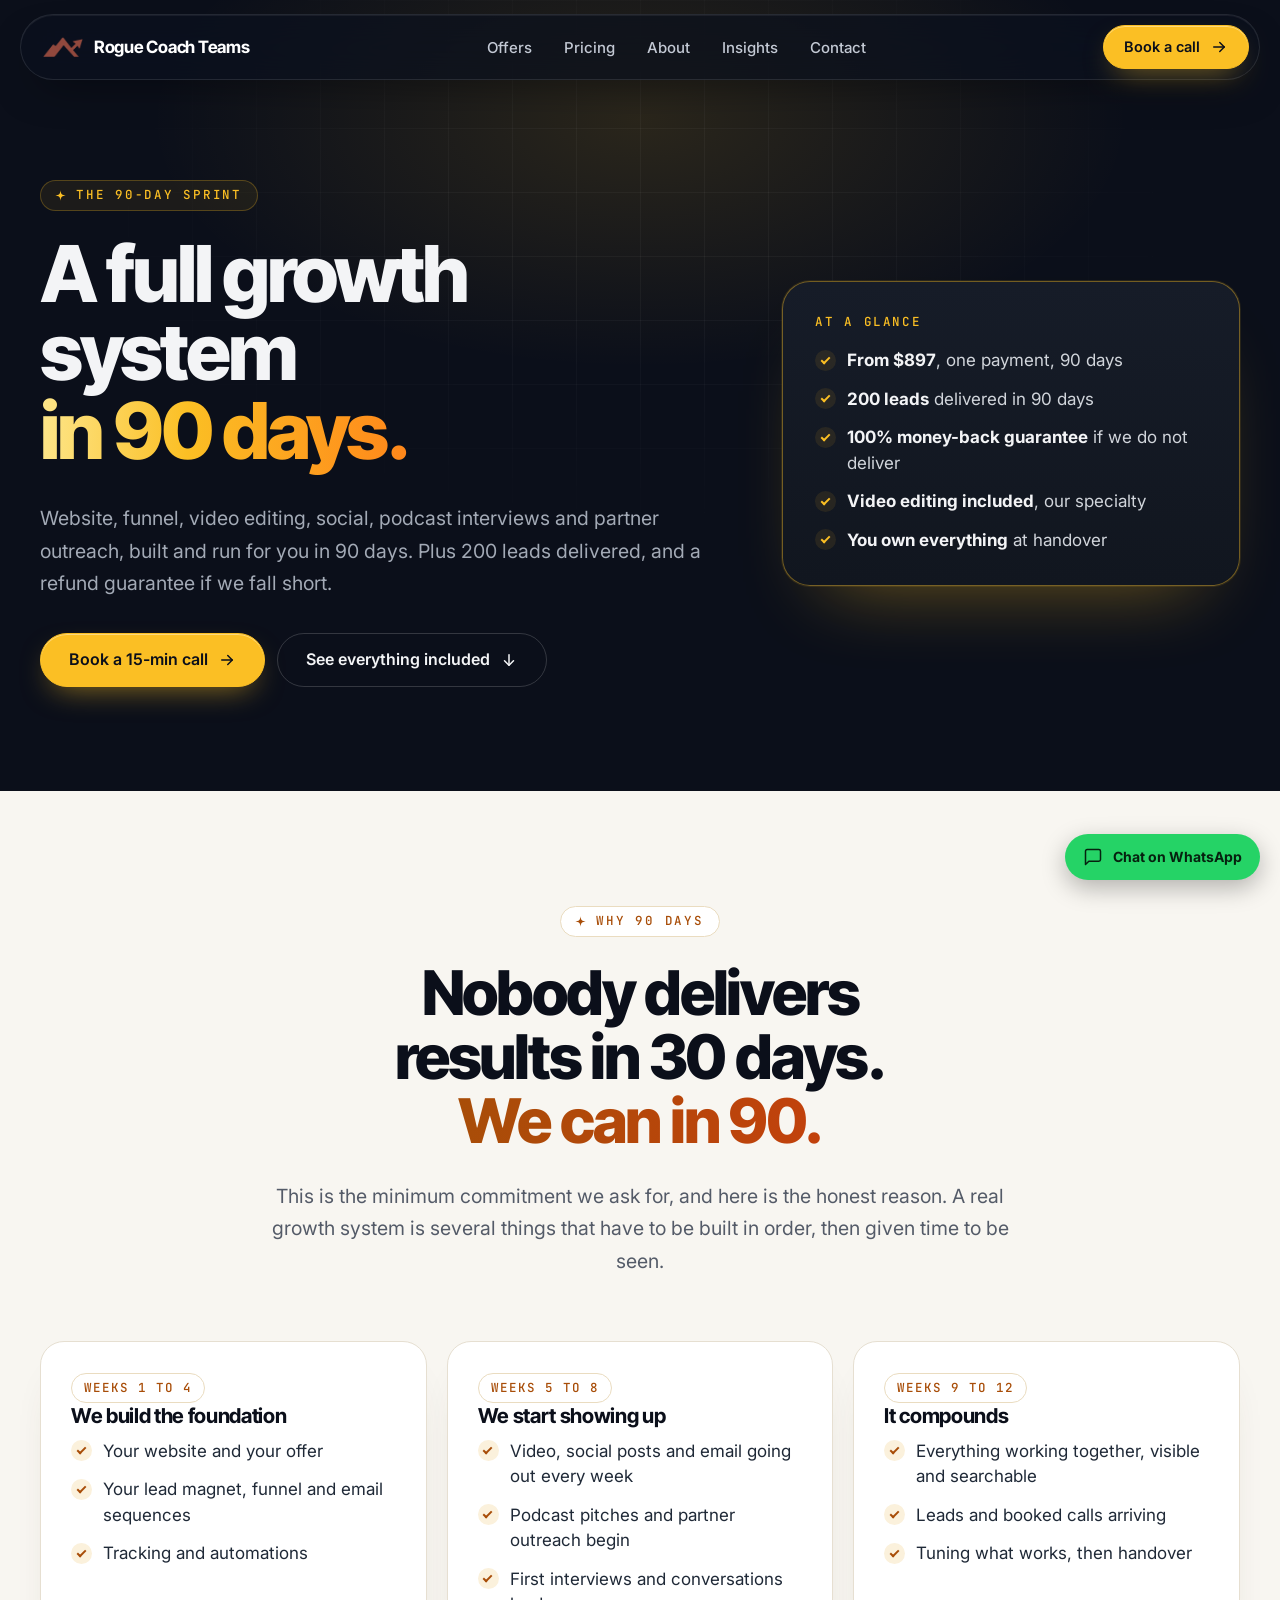
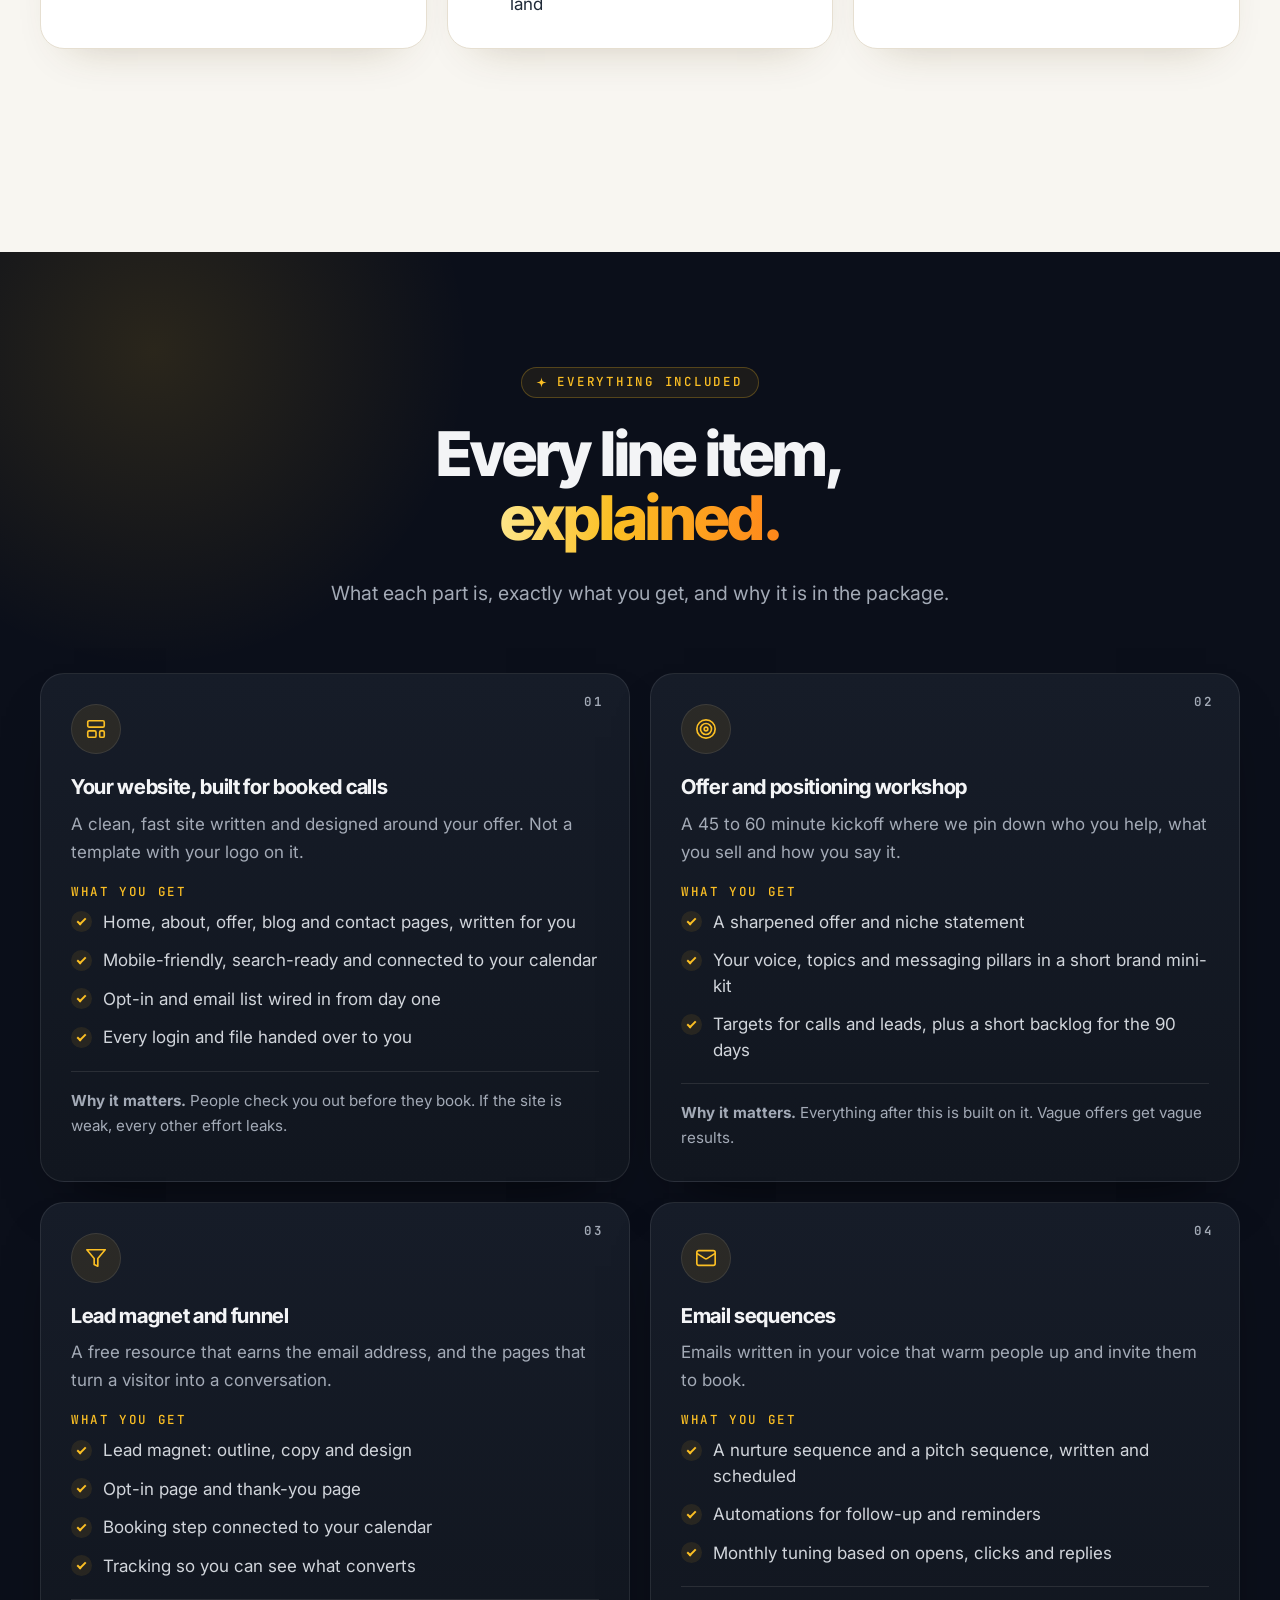
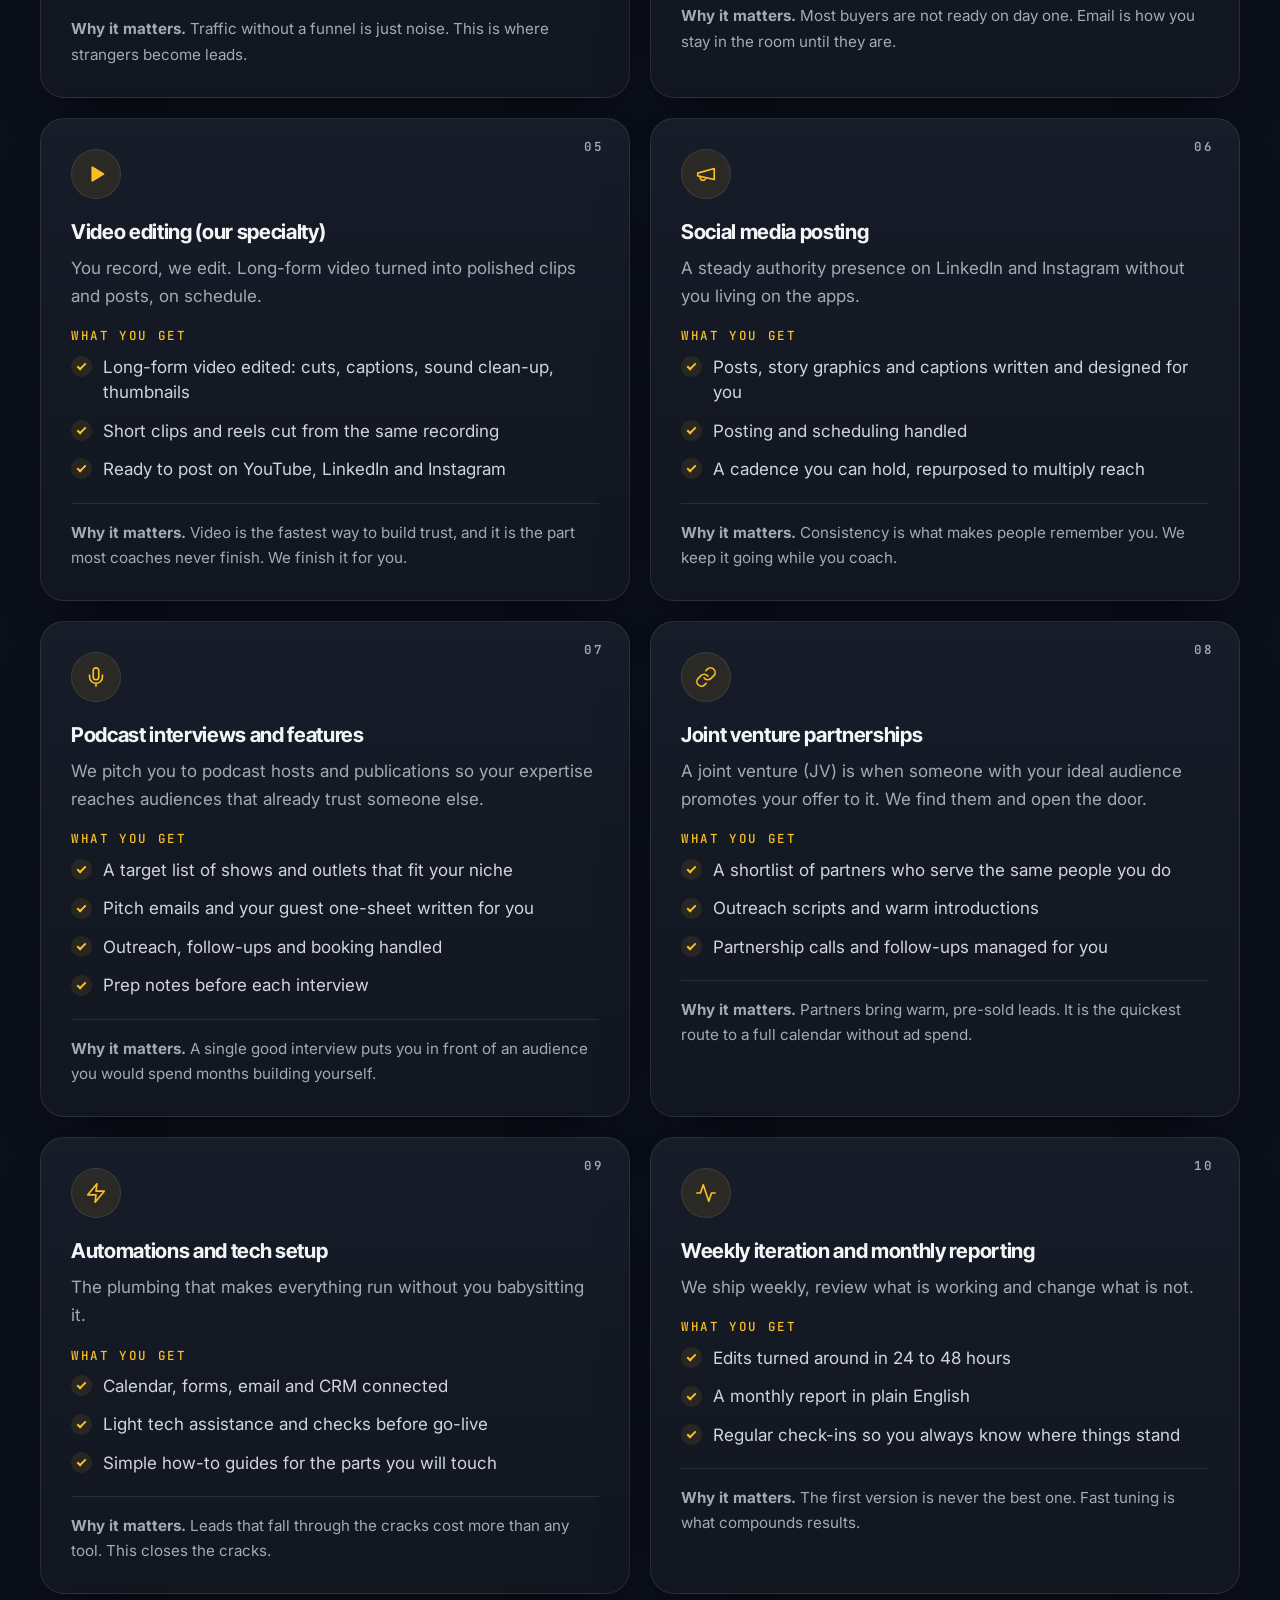
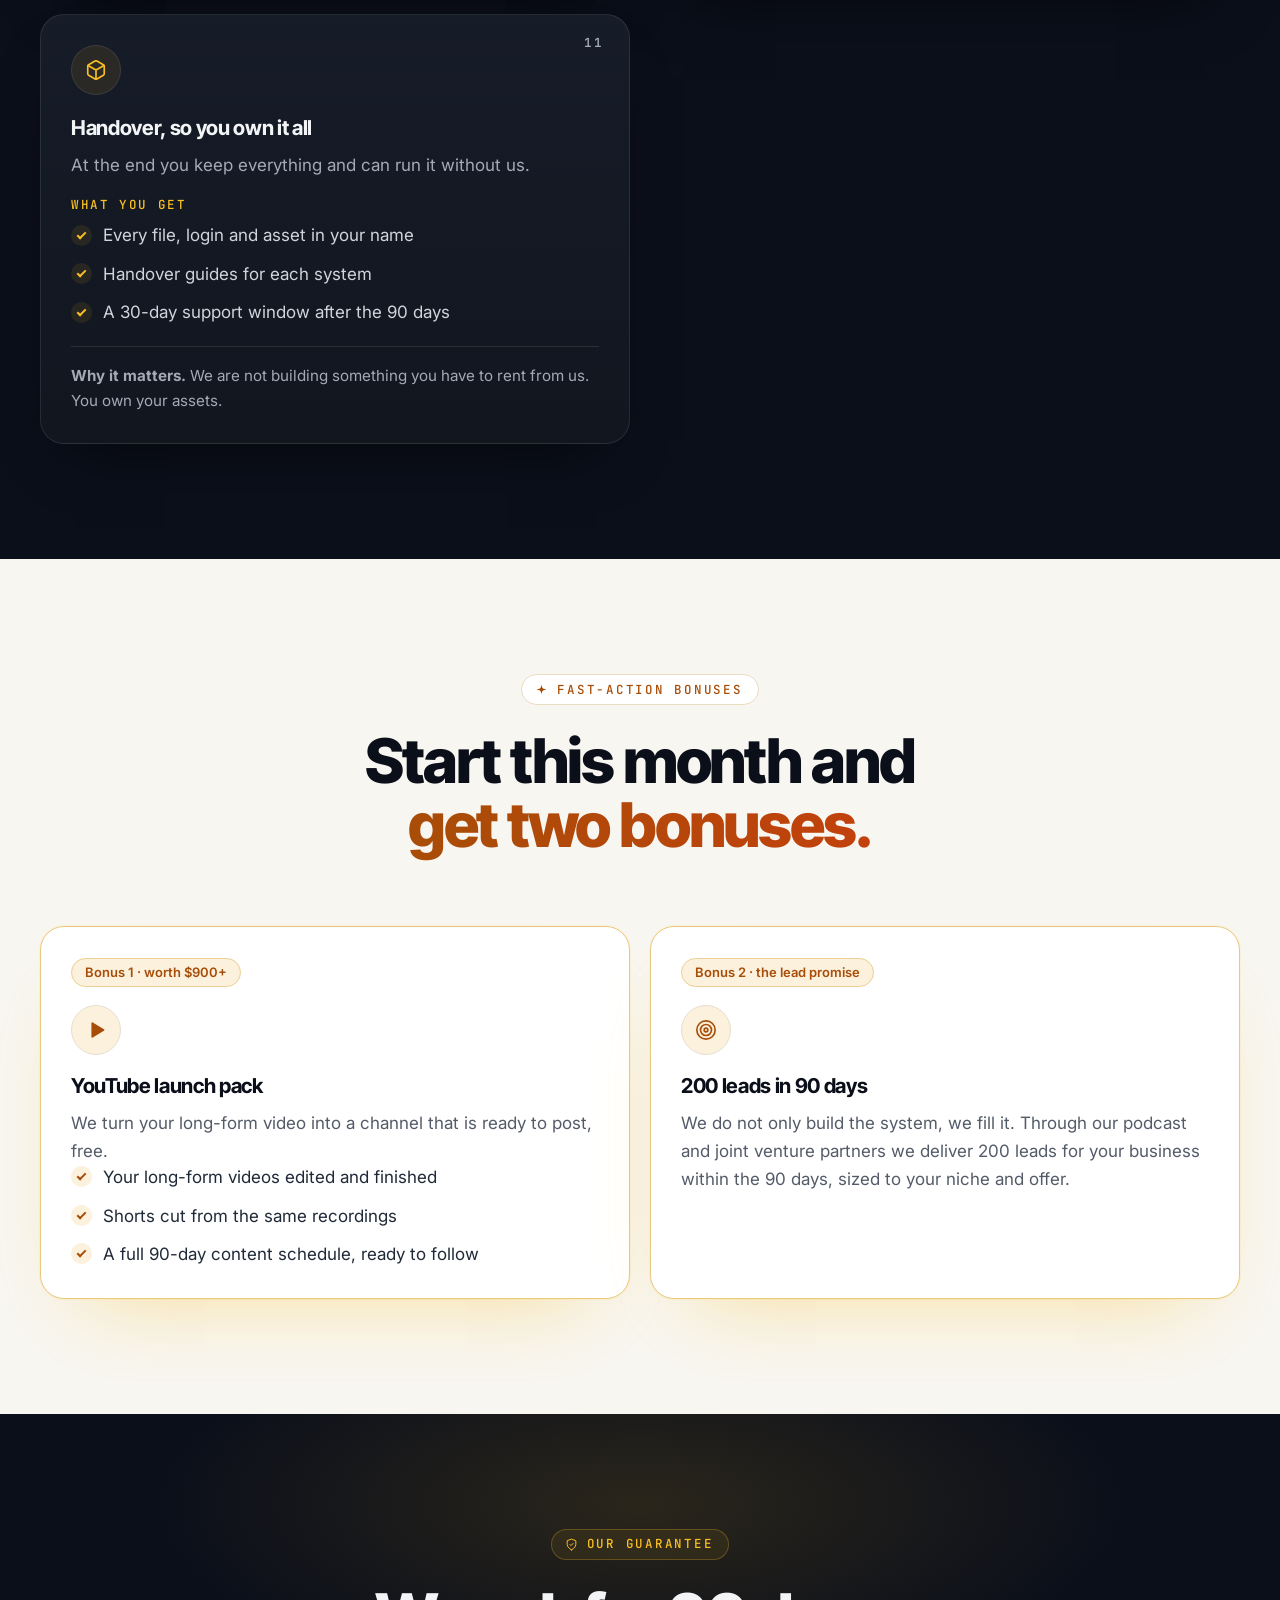
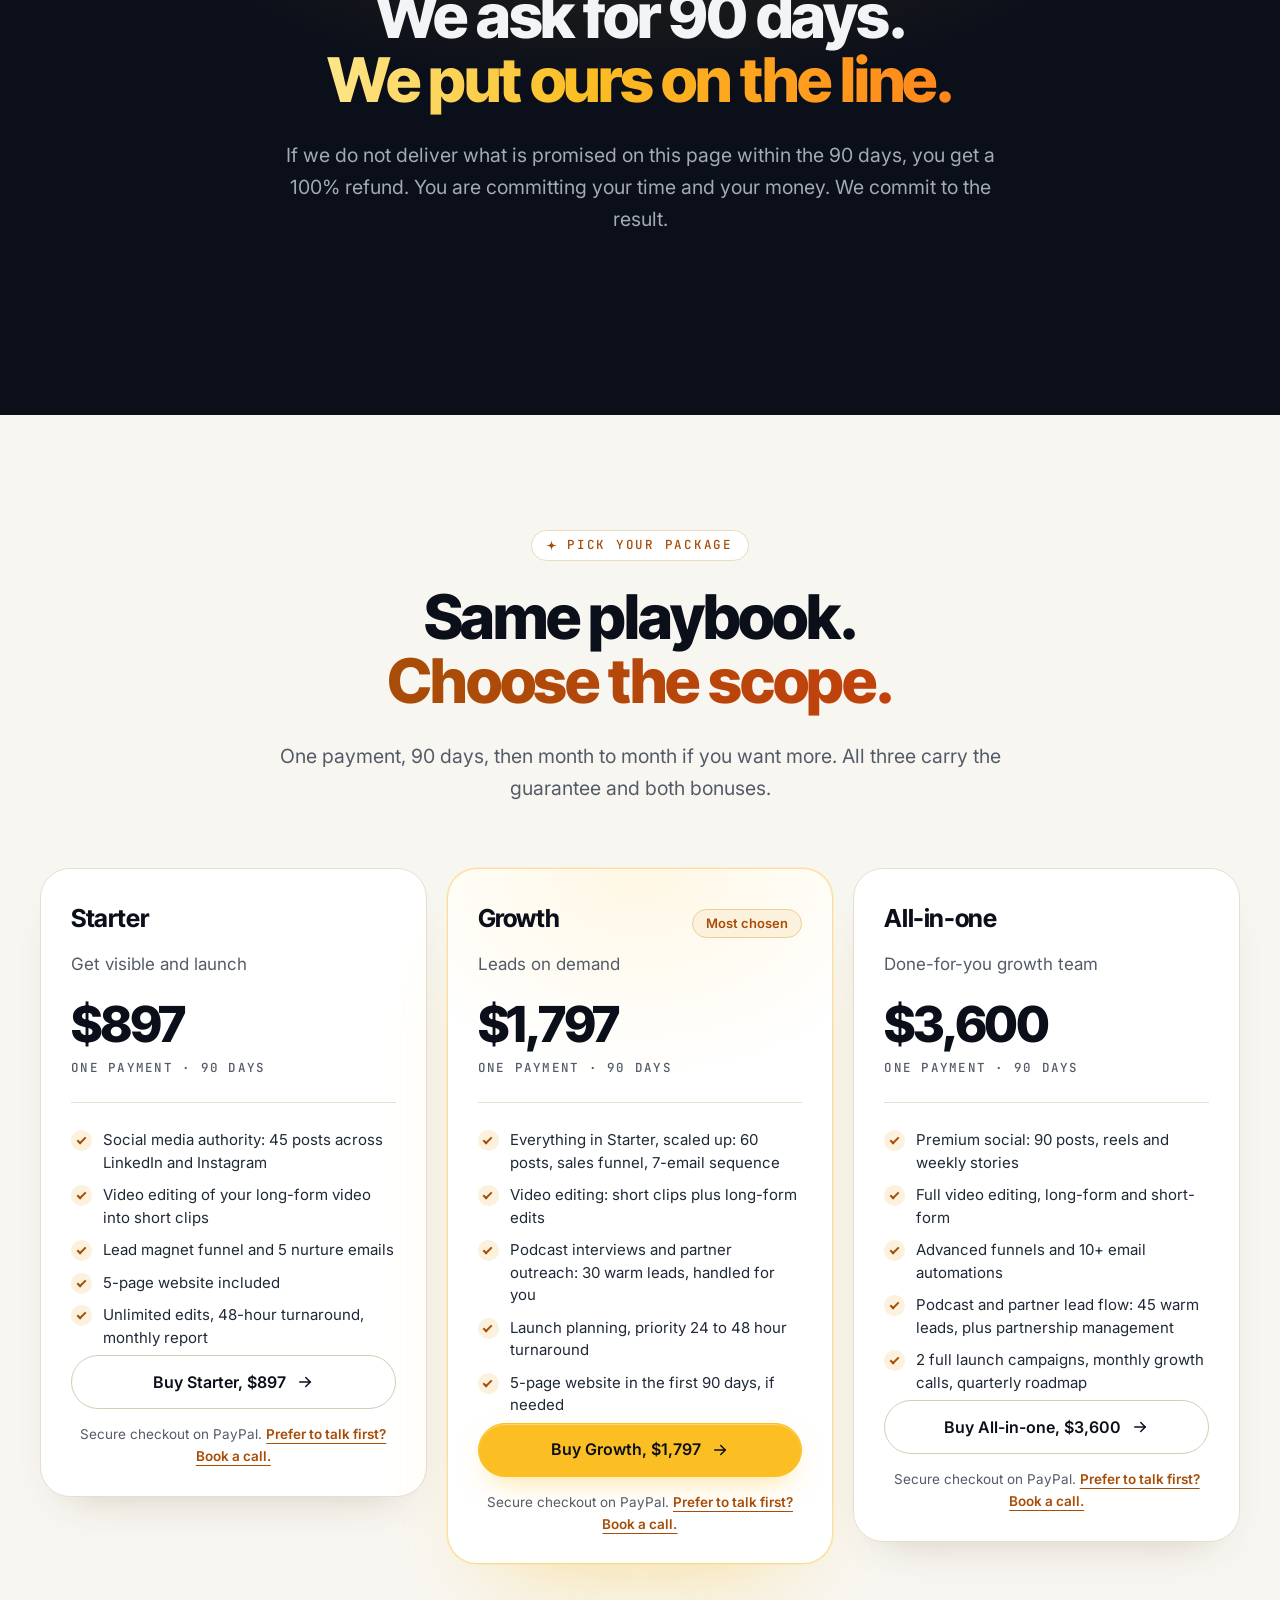
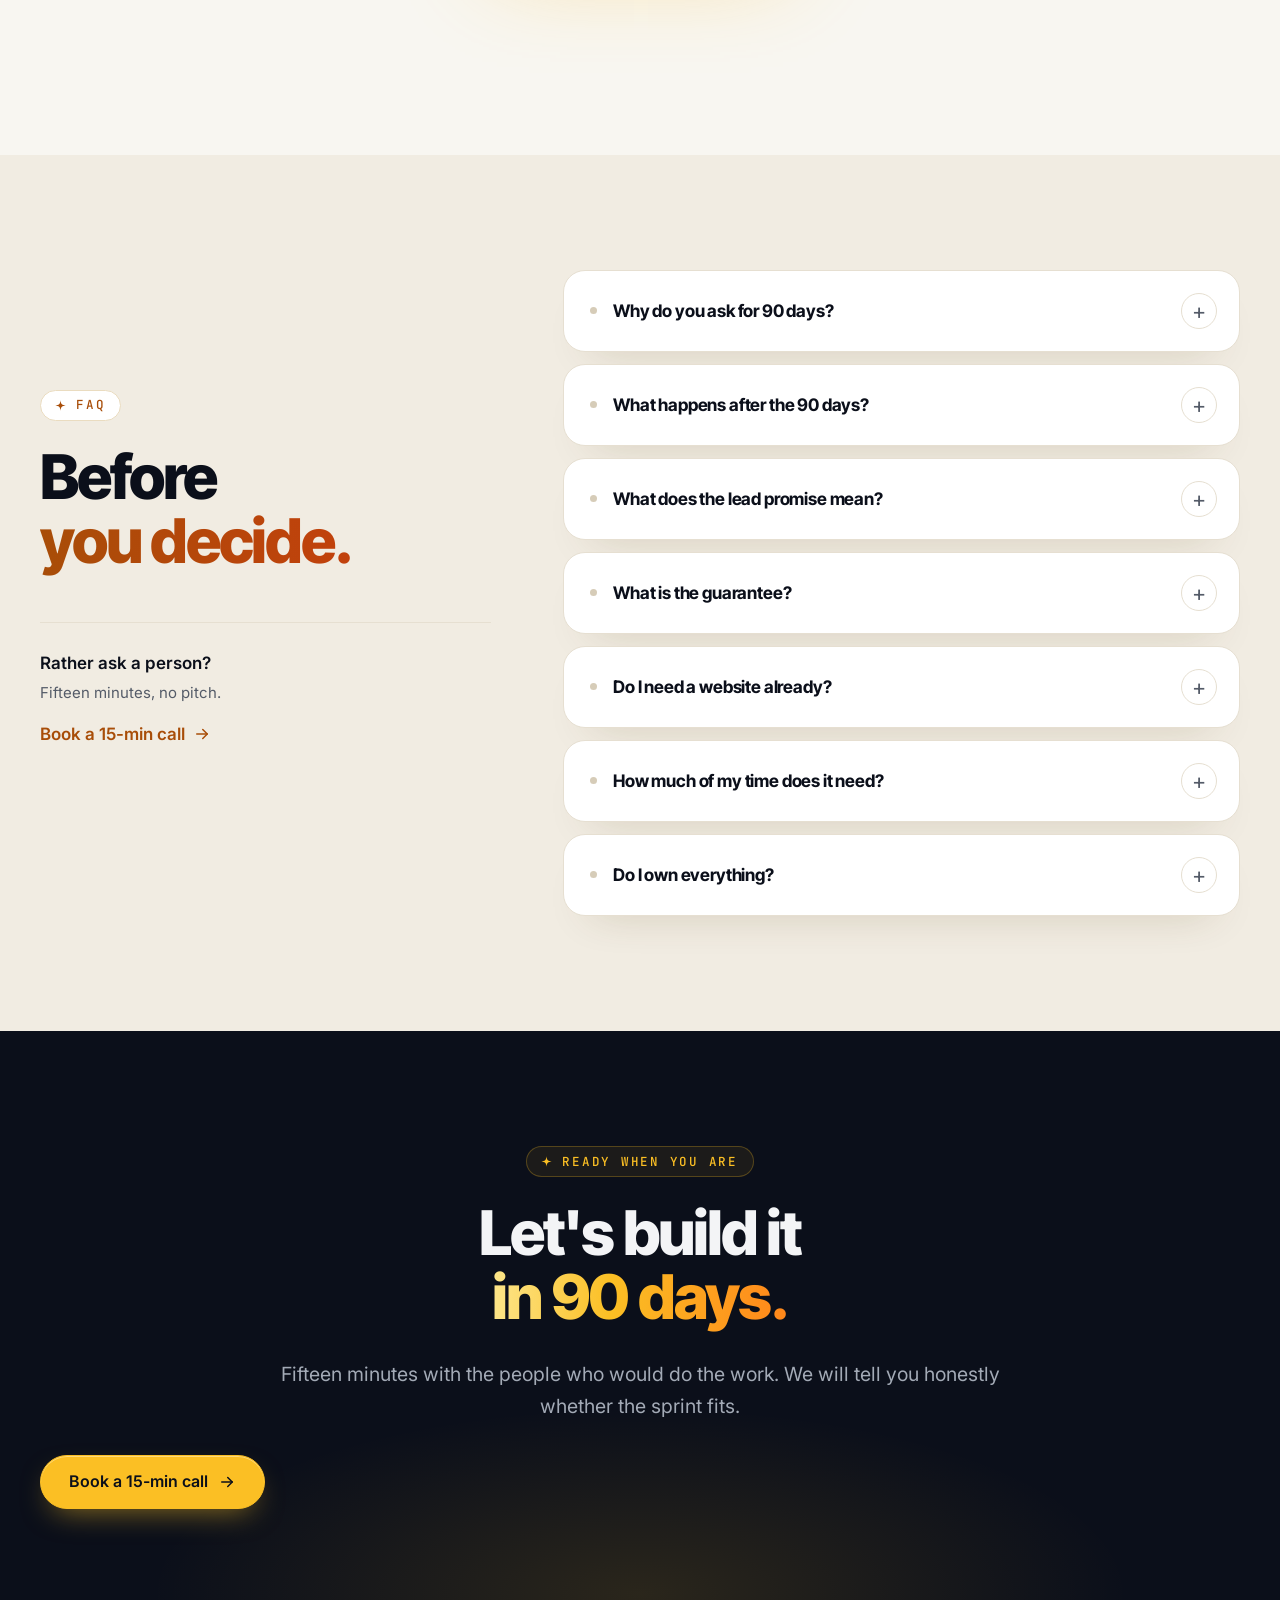
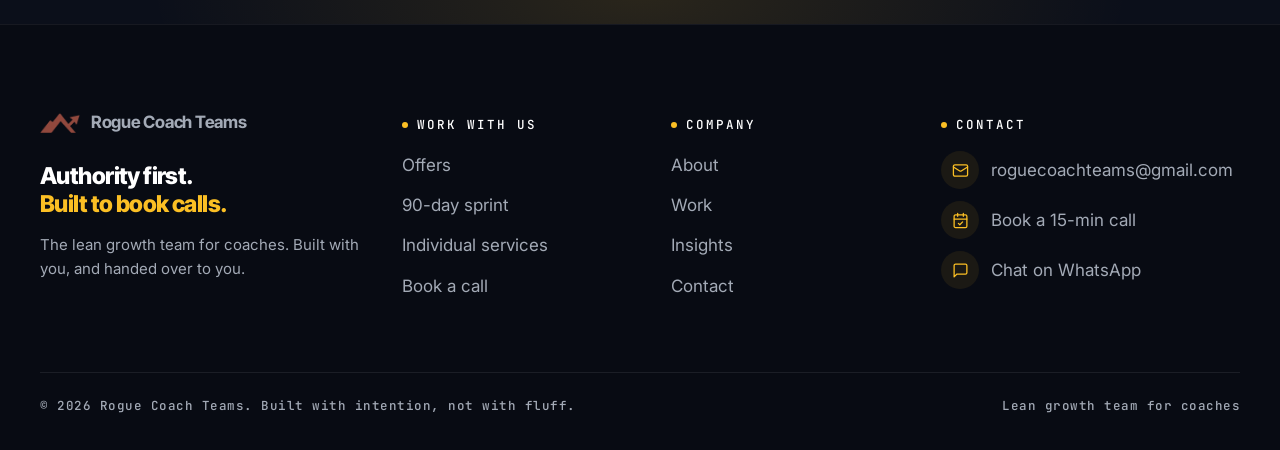
<file: offer.html>
<!doctype html>
<html lang="en">
<head>
<!-- @head -->
<meta charset="utf-8">
<meta name="viewport" content="width=device-width, initial-scale=1">
<title>The 90-day sprint | Rogue Coach Teams</title>
<meta name="description" content="Website, funnel, video editing, social, podcast interviews and partner outreach, built for you in 90 days, with leads delivered and a refund guarantee."><meta name="robots" content="noindex, nofollow">
<link rel="canonical" href="https://roguecoachteams.com/offer.html">
<meta property="og:title" content="The 90-day sprint | Rogue Coach Teams">
<meta property="og:description" content="Website, funnel, video editing, social, podcast interviews and partner outreach, built for you in 90 days, with leads delivered and a refund guarantee.">
<meta property="og:type" content="website">
<meta property="og:url" content="https://roguecoachteams.com/offer.html">
<meta property="og:image" content="https://roguecoachteams.com/assets/img/v2/fan-center.webp">
<meta name="twitter:card" content="summary_large_image">
<meta name="theme-color" content="#0B0F1A">
<link rel="icon" href="assets/img/logo.png">
<link rel="preconnect" href="https://fonts.googleapis.com">
<link rel="preconnect" href="https://fonts.gstatic.com" crossorigin>
<link href="https://fonts.googleapis.com/css2?family=Inter+Tight:wght@700;800&family=Inter:wght@400;500;600;700&family=JetBrains+Mono:wght@500;600&display=swap" rel="stylesheet">
<link rel="stylesheet" href="assets/css/site.css">
<script>
/* Reveal animations only apply when JS is alive. If site.js never runs,
   the flag is pulled back off and the page renders as plain markup. */
(function(d){d.className+=' js';setTimeout(function(){
  if(!document.body||!document.body.classList.contains('is-ready'))
    d.className=d.className.replace(' js','');},2500);})(document.documentElement);
</script>
<!-- /@head -->
</head>
<body>
<!-- @header -->
<a class="skip" href="#main">Skip to content</a>

<div class="topbar">
  <header class="navbar">
    <a class="brand" href="index.html" aria-label="Rogue Coach Teams, home"><img src="assets/img/v2/mark.png" alt="" width="40" height="20"><span>Rogue Coach Teams</span></a>
    <nav class="nav" aria-label="Primary">
      <a href="services.html">Offers</a>
      <a href="pricing.html">Pricing</a>
      <a href="about.html">About</a>
      <a href="insights.html">Insights</a>
      <a href="contact.html">Contact</a>
    </nav>
    <a class="btn btn--sm" href="https://calendly.com/roguecoachteams/rebel-strategy-call">Book a call <svg class="i" aria-hidden="true"><use href="assets/icons.svg#arrow"/></svg></a>
    <button class="burger" type="button" aria-expanded="false" aria-controls="drawer" aria-label="Menu"><span></span></button>
  </header>
</div>

<nav class="drawer" id="drawer" aria-label="Mobile">
  <a href="services.html">Offers</a>
  <a href="pricing.html">Pricing</a>
  <a href="about.html">About</a>
  <a href="insights.html">Insights</a>
  <a href="contact.html">Contact</a>
  <a class="btn" href="https://calendly.com/roguecoachteams/rebel-strategy-call">Book a 15-min call <svg class="i" aria-hidden="true"><use href="assets/icons.svg#arrow"/></svg></a>
</nav>
<!-- /@header -->

<main id="main">

  <section class="sec dark glow gridbg phero phero--split" aria-labelledby="offer-h">
    <div class="wrap">
      <div class="inner">
        <div>
          <p class="eyebrow lift" style="--d:40ms"><svg class="i" aria-hidden="true"><use href="assets/icons.svg#spark"/></svg>The 90-day sprint</p>
          <h1 id="offer-h" class="lift" style="--d:120ms">A full growth system<br><span class="grad">in 90 days.</span></h1>
          <p class="lede lift" style="--d:240ms">
            Website, funnel, video editing, social, podcast interviews and partner outreach, built and
            run for you in 90 days. Plus 200 leads delivered, and a refund guarantee if we fall short.
          </p>
          <div class="cta-row lift" style="--d:340ms">
            <a class="btn" href="https://calendly.com/roguecoachteams/rebel-strategy-call">Book a 15-min call <svg class="i" aria-hidden="true"><use href="assets/icons.svg#arrow"/></svg></a>
            <a class="btn btn--ghost" href="#included">See everything included <svg class="i" aria-hidden="true"><use href="assets/icons.svg#arrow-down"/></svg></a>
          </div>
        </div>
        <div class="card card--gold glance lift" style="--d:440ms">
          <p class="kicker">At a glance</p>
          <ul class="ticks">
            <li><strong>From $897</strong>, one payment, 90 days</li>
            <li><strong>200 leads</strong> delivered in 90 days</li>
            <li><strong>100% money-back guarantee</strong> if we do not deliver</li>
            <li><strong>Video editing included</strong>, our specialty</li>
            <li><strong>You own everything</strong> at handover</li>
          </ul>
        </div>
      </div>
    </div>
  </section>

  <section class="sec light" id="why90" aria-labelledby="why90-h">
    <div class="wrap">
      <div class="head rise">
        <p class="eyebrow"><svg class="i" aria-hidden="true"><use href="assets/icons.svg#spark"/></svg>Why 90 days</p>
        <h2 id="why90-h">Nobody delivers results in 30 days.<br><span class="grad">We can in 90.</span></h2>
        <p class="lede">
          This is the minimum commitment we ask for, and here is the honest reason. A real growth
          system is several things that have to be built in order, then given time to be seen.
        </p>
      </div>
      <div class="grid">
        <article class="card rise">
          <span class="pill">Weeks 1 to 4</span>
          <h3>We build the foundation</h3>
          <ul class="ticks">
            <li>Your website and your offer</li>
            <li>Your lead magnet, funnel and email sequences</li>
            <li>Tracking and automations</li>
          </ul>
        </article>
        <article class="card rise" style="--d:80ms">
          <span class="pill">Weeks 5 to 8</span>
          <h3>We start showing up</h3>
          <ul class="ticks">
            <li>Video, social posts and email going out every week</li>
            <li>Podcast pitches and partner outreach begin</li>
            <li>First interviews and conversations land</li>
          </ul>
        </article>
        <article class="card rise" style="--d:160ms">
          <span class="pill">Weeks 9 to 12</span>
          <h3>It compounds</h3>
          <ul class="ticks">
            <li>Everything working together, visible and searchable</li>
            <li>Leads and booked calls arriving</li>
            <li>Tuning what works, then handover</li>
          </ul>
        </article>
      </div>
      <p class="rise" style="margin:32px auto 0;max-width:68ch;text-align:center;font-size:1.05rem">
        <b>After the 90 days you are free to go.</b> If you want to keep going with us, you can
        continue month to month. No long contract, no lock-in.
      </p>
    </div>
  </section>

  <section class="sec dark glow glow--side" id="included" aria-labelledby="included-h">
    <div class="wrap">
      <div class="head rise">
        <p class="eyebrow"><svg class="i" aria-hidden="true"><use href="assets/icons.svg#spark"/></svg>Everything included</p>
        <h2 id="included-h">Every line item,<br><span class="grad">explained.</span></h2>
        <p class="lede">What each part is, exactly what you get, and why it is in the package.</p>
      </div>
      <div class="grid grid--2 items">
        <article class="card item rise">
          <div class="item__n">01</div>
          <span class="ico"><svg class="i" aria-hidden="true"><use href="assets/icons.svg#layout"/></svg></span>
          <h3>Your website, built for booked calls</h3>
          <p>A clean, fast site written and designed around your offer. Not a template with your logo on it.</p>
          <p class="kicker" style="margin-top:18px">What you get</p>
          <ul class="ticks">
            <li>Home, about, offer, blog and contact pages, written for you</li>
            <li>Mobile-friendly, search-ready and connected to your calendar</li>
            <li>Opt-in and email list wired in from day one</li>
            <li>Every login and file handed over to you</li>
          </ul>
          <p class="item__why"><b>Why it matters.</b> People check you out before they book. If the site is weak, every other effort leaks.</p>
        </article>
        <article class="card item rise" style="--d:80ms">
          <div class="item__n">02</div>
          <span class="ico"><svg class="i" aria-hidden="true"><use href="assets/icons.svg#target"/></svg></span>
          <h3>Offer and positioning workshop</h3>
          <p>A 45 to 60 minute kickoff where we pin down who you help, what you sell and how you say it.</p>
          <p class="kicker" style="margin-top:18px">What you get</p>
          <ul class="ticks">
            <li>A sharpened offer and niche statement</li>
            <li>Your voice, topics and messaging pillars in a short brand mini-kit</li>
            <li>Targets for calls and leads, plus a short backlog for the 90 days</li>
          </ul>
          <p class="item__why"><b>Why it matters.</b> Everything after this is built on it. Vague offers get vague results.</p>
        </article>
        <article class="card item rise">
          <div class="item__n">03</div>
          <span class="ico"><svg class="i" aria-hidden="true"><use href="assets/icons.svg#funnel"/></svg></span>
          <h3>Lead magnet and funnel</h3>
          <p>A free resource that earns the email address, and the pages that turn a visitor into a conversation.</p>
          <p class="kicker" style="margin-top:18px">What you get</p>
          <ul class="ticks">
            <li>Lead magnet: outline, copy and design</li>
            <li>Opt-in page and thank-you page</li>
            <li>Booking step connected to your calendar</li>
            <li>Tracking so you can see what converts</li>
          </ul>
          <p class="item__why"><b>Why it matters.</b> Traffic without a funnel is just noise. This is where strangers become leads.</p>
        </article>
        <article class="card item rise" style="--d:80ms">
          <div class="item__n">04</div>
          <span class="ico"><svg class="i" aria-hidden="true"><use href="assets/icons.svg#mail"/></svg></span>
          <h3>Email sequences</h3>
          <p>Emails written in your voice that warm people up and invite them to book.</p>
          <p class="kicker" style="margin-top:18px">What you get</p>
          <ul class="ticks">
            <li>A nurture sequence and a pitch sequence, written and scheduled</li>
            <li>Automations for follow-up and reminders</li>
            <li>Monthly tuning based on opens, clicks and replies</li>
          </ul>
          <p class="item__why"><b>Why it matters.</b> Most buyers are not ready on day one. Email is how you stay in the room until they are.</p>
        </article>
        <article class="card item rise">
          <div class="item__n">05</div>
          <span class="ico"><svg class="i" aria-hidden="true"><use href="assets/icons.svg#play"/></svg></span>
          <h3>Video editing (our specialty)</h3>
          <p>You record, we edit. Long-form video turned into polished clips and posts, on schedule.</p>
          <p class="kicker" style="margin-top:18px">What you get</p>
          <ul class="ticks">
            <li>Long-form video edited: cuts, captions, sound clean-up, thumbnails</li>
            <li>Short clips and reels cut from the same recording</li>
            <li>Ready to post on YouTube, LinkedIn and Instagram</li>
          </ul>
          <p class="item__why"><b>Why it matters.</b> Video is the fastest way to build trust, and it is the part most coaches never finish. We finish it for you.</p>
        </article>
        <article class="card item rise" style="--d:80ms">
          <div class="item__n">06</div>
          <span class="ico"><svg class="i" aria-hidden="true"><use href="assets/icons.svg#megaphone"/></svg></span>
          <h3>Social media posting</h3>
          <p>A steady authority presence on LinkedIn and Instagram without you living on the apps.</p>
          <p class="kicker" style="margin-top:18px">What you get</p>
          <ul class="ticks">
            <li>Posts, story graphics and captions written and designed for you</li>
            <li>Posting and scheduling handled</li>
            <li>A cadence you can hold, repurposed to multiply reach</li>
          </ul>
          <p class="item__why"><b>Why it matters.</b> Consistency is what makes people remember you. We keep it going while you coach.</p>
        </article>
        <article class="card item rise">
          <div class="item__n">07</div>
          <span class="ico"><svg class="i" aria-hidden="true"><use href="assets/icons.svg#mic"/></svg></span>
          <h3>Podcast interviews and features</h3>
          <p>We pitch you to podcast hosts and publications so your expertise reaches audiences that already trust someone else.</p>
          <p class="kicker" style="margin-top:18px">What you get</p>
          <ul class="ticks">
            <li>A target list of shows and outlets that fit your niche</li>
            <li>Pitch emails and your guest one-sheet written for you</li>
            <li>Outreach, follow-ups and booking handled</li>
            <li>Prep notes before each interview</li>
          </ul>
          <p class="item__why"><b>Why it matters.</b> A single good interview puts you in front of an audience you would spend months building yourself.</p>
        </article>
        <article class="card item rise" style="--d:80ms">
          <div class="item__n">08</div>
          <span class="ico"><svg class="i" aria-hidden="true"><use href="assets/icons.svg#link"/></svg></span>
          <h3>Joint venture partnerships</h3>
          <p>A joint venture (JV) is when someone with your ideal audience promotes your offer to it. We find them and open the door.</p>
          <p class="kicker" style="margin-top:18px">What you get</p>
          <ul class="ticks">
            <li>A shortlist of partners who serve the same people you do</li>
            <li>Outreach scripts and warm introductions</li>
            <li>Partnership calls and follow-ups managed for you</li>
          </ul>
          <p class="item__why"><b>Why it matters.</b> Partners bring warm, pre-sold leads. It is the quickest route to a full calendar without ad spend.</p>
        </article>
        <article class="card item rise">
          <div class="item__n">09</div>
          <span class="ico"><svg class="i" aria-hidden="true"><use href="assets/icons.svg#zap"/></svg></span>
          <h3>Automations and tech setup</h3>
          <p>The plumbing that makes everything run without you babysitting it.</p>
          <p class="kicker" style="margin-top:18px">What you get</p>
          <ul class="ticks">
            <li>Calendar, forms, email and CRM connected</li>
            <li>Light tech assistance and checks before go-live</li>
            <li>Simple how-to guides for the parts you will touch</li>
          </ul>
          <p class="item__why"><b>Why it matters.</b> Leads that fall through the cracks cost more than any tool. This closes the cracks.</p>
        </article>
        <article class="card item rise" style="--d:80ms">
          <div class="item__n">10</div>
          <span class="ico"><svg class="i" aria-hidden="true"><use href="assets/icons.svg#pulse"/></svg></span>
          <h3>Weekly iteration and monthly reporting</h3>
          <p>We ship weekly, review what is working and change what is not.</p>
          <p class="kicker" style="margin-top:18px">What you get</p>
          <ul class="ticks">
            <li>Edits turned around in 24 to 48 hours</li>
            <li>A monthly report in plain English</li>
            <li>Regular check-ins so you always know where things stand</li>
          </ul>
          <p class="item__why"><b>Why it matters.</b> The first version is never the best one. Fast tuning is what compounds results.</p>
        </article>
        <article class="card item rise">
          <div class="item__n">11</div>
          <span class="ico"><svg class="i" aria-hidden="true"><use href="assets/icons.svg#package"/></svg></span>
          <h3>Handover, so you own it all</h3>
          <p>At the end you keep everything and can run it without us.</p>
          <p class="kicker" style="margin-top:18px">What you get</p>
          <ul class="ticks">
            <li>Every file, login and asset in your name</li>
            <li>Handover guides for each system</li>
            <li>A 30-day support window after the 90 days</li>
          </ul>
          <p class="item__why"><b>Why it matters.</b> We are not building something you have to rent from us. You own your assets.</p>
        </article>
      </div>
    </div>
  </section>

  <section class="sec light" id="bonuses" aria-labelledby="bonus-h">
    <div class="wrap">
      <div class="head rise">
        <p class="eyebrow"><svg class="i" aria-hidden="true"><use href="assets/icons.svg#spark"/></svg>Fast-action bonuses</p>
        <h2 id="bonus-h">Start this month and<br><span class="grad">get two bonuses.</span></h2>
      </div>
      <div class="grid grid--2">
        <article class="card card--gold rise">
          <span class="badge">Bonus 1 &middot; worth $900+</span>
          <span class="ico" style="margin:18px 0"><svg class="i" aria-hidden="true"><use href="assets/icons.svg#play"/></svg></span>
          <h3>YouTube launch pack</h3>
          <p>We turn your long-form video into a channel that is ready to post, free.</p>
          <ul class="ticks">
            <li>Your long-form videos edited and finished</li>
            <li>Shorts cut from the same recordings</li>
            <li>A full 90-day content schedule, ready to follow</li>
          </ul>
        </article>
        <article class="card card--gold rise" style="--d:80ms">
          <span class="badge">Bonus 2 &middot; the lead promise</span>
          <span class="ico" style="margin:18px 0"><svg class="i" aria-hidden="true"><use href="assets/icons.svg#target"/></svg></span>
          <h3>200 leads in 90 days</h3>
          <p>We do not only build the system, we fill it. Through our podcast and joint venture
            partners we deliver 200 leads for your business within the 90 days, sized to your niche
            and offer.</p>
        </article>
      </div>
    </div>
  </section>

  <section class="sec dark glow" id="guarantee" aria-labelledby="guar-h">
    <div class="wrap" style="max-width:860px">
      <div class="head rise" style="text-align:center;margin-inline:auto">
        <p class="eyebrow"><svg class="i" aria-hidden="true"><use href="assets/icons.svg#shield"/></svg>Our guarantee</p>
        <h2 id="guar-h">We ask for 90 days.<br><span class="grad">We put ours on the line.</span></h2>
        <p class="lede">
          If we do not deliver what is promised on this page within the 90 days, you get a
          100% refund. You are committing your time and your money. We commit to the result.
        </p>
      </div>
    </div>
  </section>

  <section class="sec light" id="packages" aria-labelledby="pk-h">
    <div class="wrap">
      <div class="head rise">
        <p class="eyebrow"><svg class="i" aria-hidden="true"><use href="assets/icons.svg#spark"/></svg>Pick your package</p>
        <h2 id="pk-h">Same playbook.<br><span class="grad">Choose the scope.</span></h2>
        <p class="lede">One payment, 90 days, then month to month if you want more. All three carry the guarantee and both bonuses.</p>
      </div>
      <div class="tiers">
        <article class="card tier rise">
          <div class="tier__top"><h3>Starter</h3></div>
          <p class="tier__sub">Get visible and launch</p>
          <div class="tier__price">$897</div>
          <p class="tier__per">One payment · 90 days</p>
          <ul class="ticks">
            <li>Social media authority: 45 posts across LinkedIn and Instagram</li>
            <li>Video editing of your long-form video into short clips</li>
            <li>Lead magnet funnel and 5 nurture emails</li>
            <li>5-page website included</li>
            <li>Unlimited edits, 48-hour turnaround, monthly report</li>
          </ul>
          <a class="btn btn--ghost btn--wide" href="https://www.paypal.com/ncp/payment/4Q5NZZP7S2XRS" rel="noopener">Buy Starter, $897 <svg class="i" aria-hidden="true"><use href="assets/icons.svg#arrow"/></svg></a>
          <p class="tier__note">Secure checkout on PayPal. <a class="tlink" href="https://calendly.com/roguecoachteams/rebel-strategy-call">Prefer to talk first? Book a call.</a></p>
        </article>
        <article class="card tier tier--feat rise">
          <div class="tier__top"><h3>Growth</h3><span class="badge">Most chosen</span></div>
          <p class="tier__sub">Leads on demand</p>
          <div class="tier__price">$1,797</div>
          <p class="tier__per">One payment · 90 days</p>
          <ul class="ticks">
            <li>Everything in Starter, scaled up: 60 posts, sales funnel, 7-email sequence</li>
            <li>Video editing: short clips plus long-form edits</li>
            <li>Podcast interviews and partner outreach: 30 warm leads, handled for you</li>
            <li>Launch planning, priority 24 to 48 hour turnaround</li>
            <li>5-page website in the first 90 days, if needed</li>
          </ul>
          <a class="btn btn--wide" href="https://www.paypal.com/ncp/payment/4J6W58KC66ZNL" rel="noopener">Buy Growth, $1,797 <svg class="i" aria-hidden="true"><use href="assets/icons.svg#arrow"/></svg></a>
          <p class="tier__note">Secure checkout on PayPal. <a class="tlink" href="https://calendly.com/roguecoachteams/rebel-strategy-call">Prefer to talk first? Book a call.</a></p>
        </article>
        <article class="card tier rise">
          <div class="tier__top"><h3>All-in-one</h3></div>
          <p class="tier__sub">Done-for-you growth team</p>
          <div class="tier__price">$3,600</div>
          <p class="tier__per">One payment · 90 days</p>
          <ul class="ticks">
            <li>Premium social: 90 posts, reels and weekly stories</li>
            <li>Full video editing, long-form and short-form</li>
            <li>Advanced funnels and 10+ email automations</li>
            <li>Podcast and partner lead flow: 45 warm leads, plus partnership management</li>
            <li>2 full launch campaigns, monthly growth calls, quarterly roadmap</li>
          </ul>
          <a class="btn btn--ghost btn--wide" href="https://www.paypal.com/ncp/payment/FFKADUKFFGGMJ" rel="noopener">Buy All-in-one, $3,600 <svg class="i" aria-hidden="true"><use href="assets/icons.svg#arrow"/></svg></a>
          <p class="tier__note">Secure checkout on PayPal. <a class="tlink" href="https://calendly.com/roguecoachteams/rebel-strategy-call">Prefer to talk first? Book a call.</a></p>
        </article>
      </div>
      <p class="tiny rise" style="margin:32px auto 0;max-width:74ch;text-align:center">
        Not sure which one? Book the 15-minute call and we will tell you the smallest package that
        gets you what you want.
      </p>
    </div>
  </section>

  <section class="sec light light--2" aria-labelledby="faq-h">
    <div class="wrap faqs">
      <div class="faqs__side rise">
        <p class="eyebrow"><svg class="i" aria-hidden="true"><use href="assets/icons.svg#spark"/></svg>FAQ</p>
        <h2 id="faq-h">Before<br><span class="grad">you decide.</span></h2>
        <div class="advice">
          <b>Rather ask a person?</b>
          <p>Fifteen minutes, no pitch.</p>
          <a class="arrowlink" href="https://calendly.com/roguecoachteams/rebel-strategy-call">Book a 15-min call <svg class="i" aria-hidden="true"><use href="assets/icons.svg#arrow"/></svg></a>
        </div>
      </div>
      <div class="acc rise" style="--d:100ms">
        <details>
          <summary>Why do you ask for 90 days?</summary>
          <div class="acc__a">Because that is how long the system takes to build and start showing up. We build your website, offer, lead magnet, funnel and email sequences, then start posting and reaching out on top of that. Nobody can honestly promise results in 30 days. In 90 days, we can.</div>
        </details>
        <details>
          <summary>What happens after the 90 days?</summary>
          <div class="acc__a">You choose. 90 days is the minimum we ask for. After that you can continue with us month to month, with no long commitment, or take everything and run it yourself.</div>
        </details>
        <details>
          <summary>What does the lead promise mean?</summary>
          <div class="acc__a">We commit to delivering 200 leads for your business within the 90 days, sized to your niche and offer, through our podcast and joint venture partners. On the call we will confirm what counts as a lead for you, so the promise is clear on both sides.</div>
        </details>
        <details>
          <summary>What is the guarantee?</summary>
          <div class="acc__a">If we do not deliver what this page promises within the 90 days, you get a 100% money-back refund. We are asking for your commitment, so we put ours in writing.</div>
        </details>
        <details>
          <summary>Do I need a website already?</summary>
          <div class="acc__a">No. A website is included. If you already have one, we improve it instead of rebuilding it.</div>
        </details>
        <details>
          <summary>How much of my time does it need?</summary>
          <div class="acc__a">A kickoff workshop of 45 to 60 minutes, a short weekly check-in, and recording your videos. We handle the rest.</div>
        </details>
        <details>
          <summary>Do I own everything?</summary>
          <div class="acc__a">Yes. Every file, login and asset is yours at handover.</div>
        </details>
      </div>
    </div>
  </section>

  <section class="sec dark glow glow--low cta" aria-labelledby="cta-h">
    <div class="wrap">
      <div class="rise">
        <p class="eyebrow"><svg class="i" aria-hidden="true"><use href="assets/icons.svg#spark"/></svg>Ready when you are</p>
        <h2 id="cta-h">Let's build it<br><span class="grad">in 90 days.</span></h2>
        <p class="lede">Fifteen minutes with the people who would do the work. We will tell you honestly whether the sprint fits.</p>
        <div class="cta-row" style="margin-top:32px">
          <a class="btn" href="https://calendly.com/roguecoachteams/rebel-strategy-call">Book a 15-min call <svg class="i" aria-hidden="true"><use href="assets/icons.svg#arrow"/></svg></a>
        </div>
      </div>
    </div>
  </section>

</main>

<!-- @footer -->
<footer class="ftr">
  <div class="wrap">
    <div class="ftr__grid">
      <div>
        <a class="brand" href="index.html" aria-label="Rogue Coach Teams, home"><img src="assets/img/v2/mark.png" alt="" width="40" height="20"><span>Rogue Coach Teams</span></a>
        <p class="ftr__tag">Authority first.<br><span>Built to book calls.</span></p>
        <p class="ftr__small">The lean growth team for coaches. Built with you, and handed over to you.</p>
      </div>
      <div>
        <h4>Work with us</h4>
        <ul>
          <li><a href="services.html">Offers</a></li>
          <li><a href="sprint.html">90-day sprint</a></li>
          <li><a href="pricing.html">Individual services</a></li>
          <li><a href="https://calendly.com/roguecoachteams/rebel-strategy-call">Book a call</a></li>
        </ul>
      </div>
      <div>
        <h4>Company</h4>
        <ul>
          <li><a href="about.html">About</a></li>
          <li><a href="index.html#work">Work</a></li>
          <li><a href="insights.html">Insights</a></li>
          <li><a href="contact.html">Contact</a></li>
        </ul>
      </div>
      <div class="ftr__contact">
        <h4>Contact</h4>
        <ul>
          <li><a href="mailto:roguecoachteams@gmail.com"><span class="ico"><svg class="i" aria-hidden="true"><use href="assets/icons.svg#mail"/></svg></span>roguecoachteams@gmail.com</a></li>
          <li><a href="https://calendly.com/roguecoachteams/rebel-strategy-call"><span class="ico"><svg class="i" aria-hidden="true"><use href="assets/icons.svg#calendar"/></svg></span>Book a 15-min call</a></li>
          <li><a href="https://wa.me/13202911634"><span class="ico"><svg class="i" aria-hidden="true"><use href="assets/icons.svg#message"/></svg></span>Chat on WhatsApp</a></li>
        </ul>
      </div>
    </div>
    <div class="ftr__base">
      <span>&copy; 2026 Rogue Coach Teams. Built with intention, not with fluff.</span>
      <span>Lean growth team for coaches</span>
    </div>
  </div>
</footer>


<a class="wa" href="https://wa.me/13202911634?text=Hi%20Rogue%20Coach%20Teams" target="_blank" rel="noopener" aria-label="Chat with us on WhatsApp"><svg class="i" aria-hidden="true"><use href="assets/icons.svg#message"/></svg><span>Chat on WhatsApp</span></a>
<script src="assets/js/site.js"></script>
<!-- /@footer -->
</body>
</html>
</file>
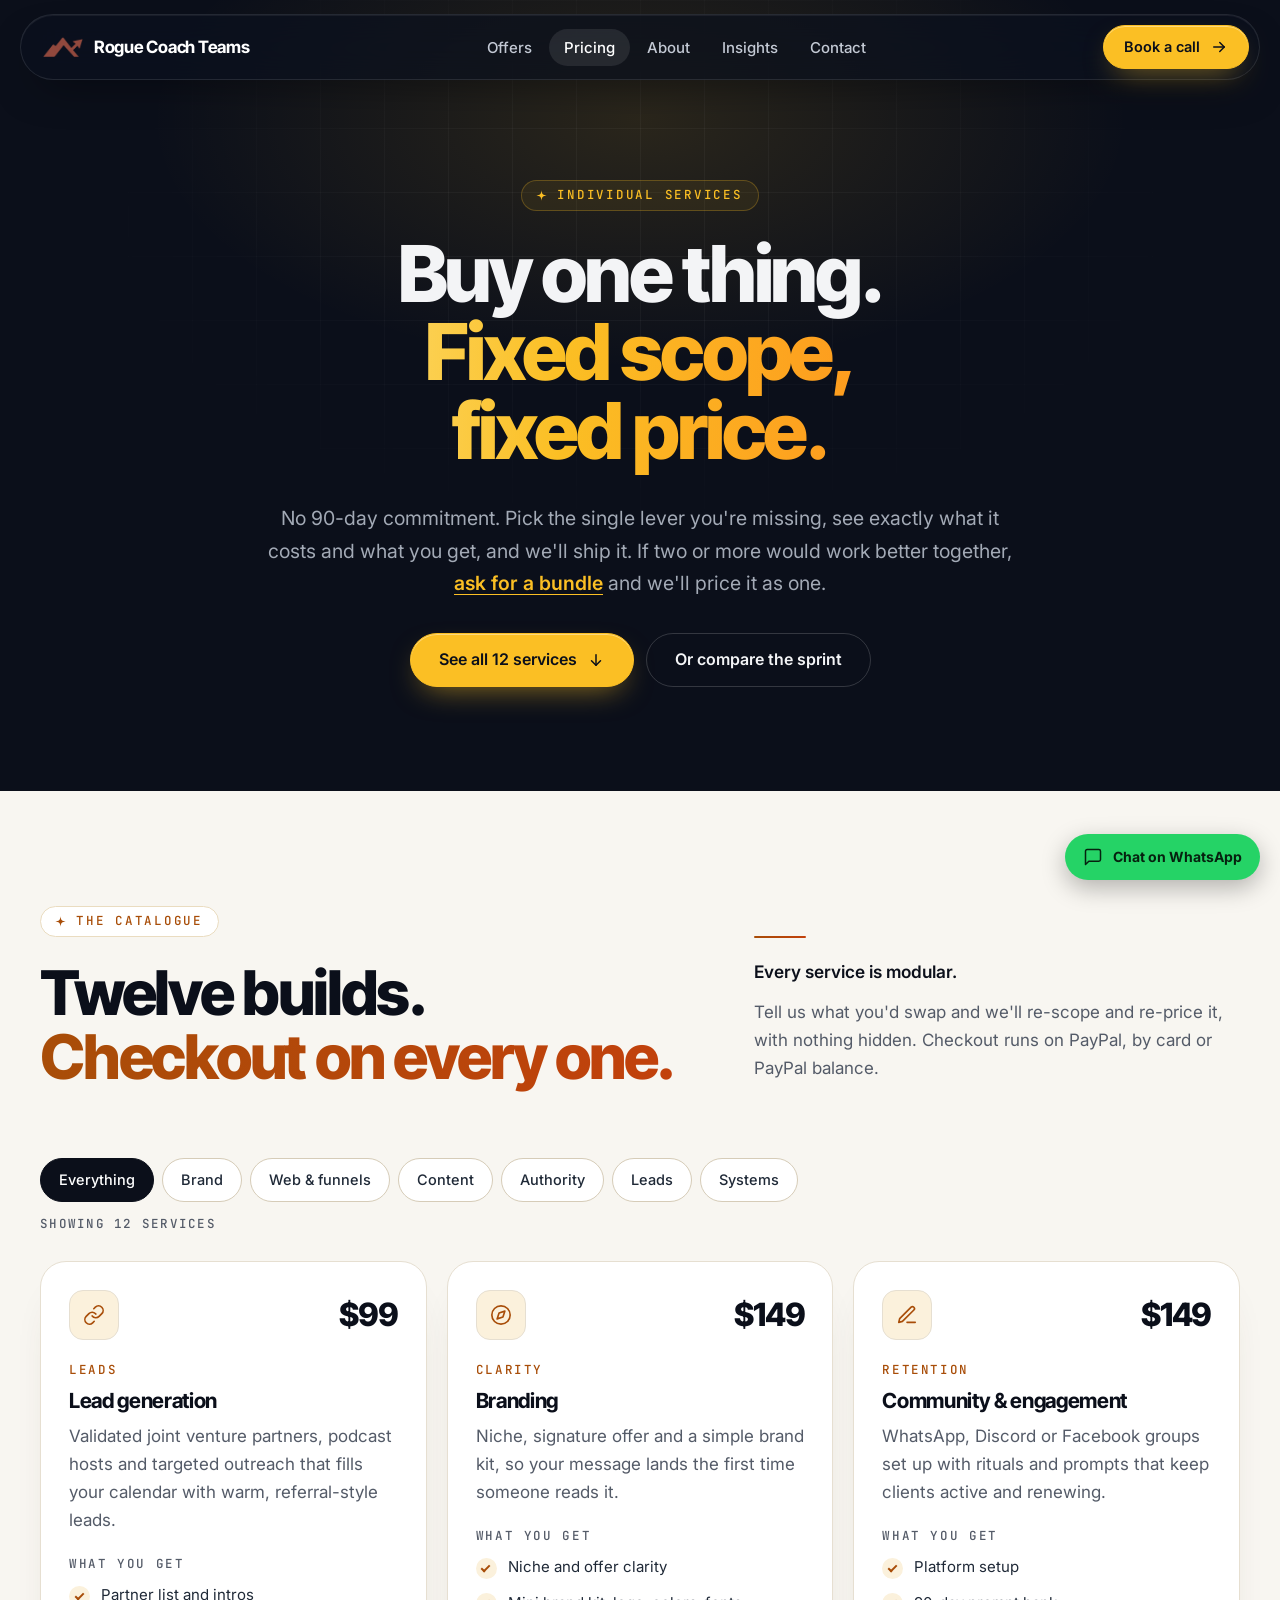
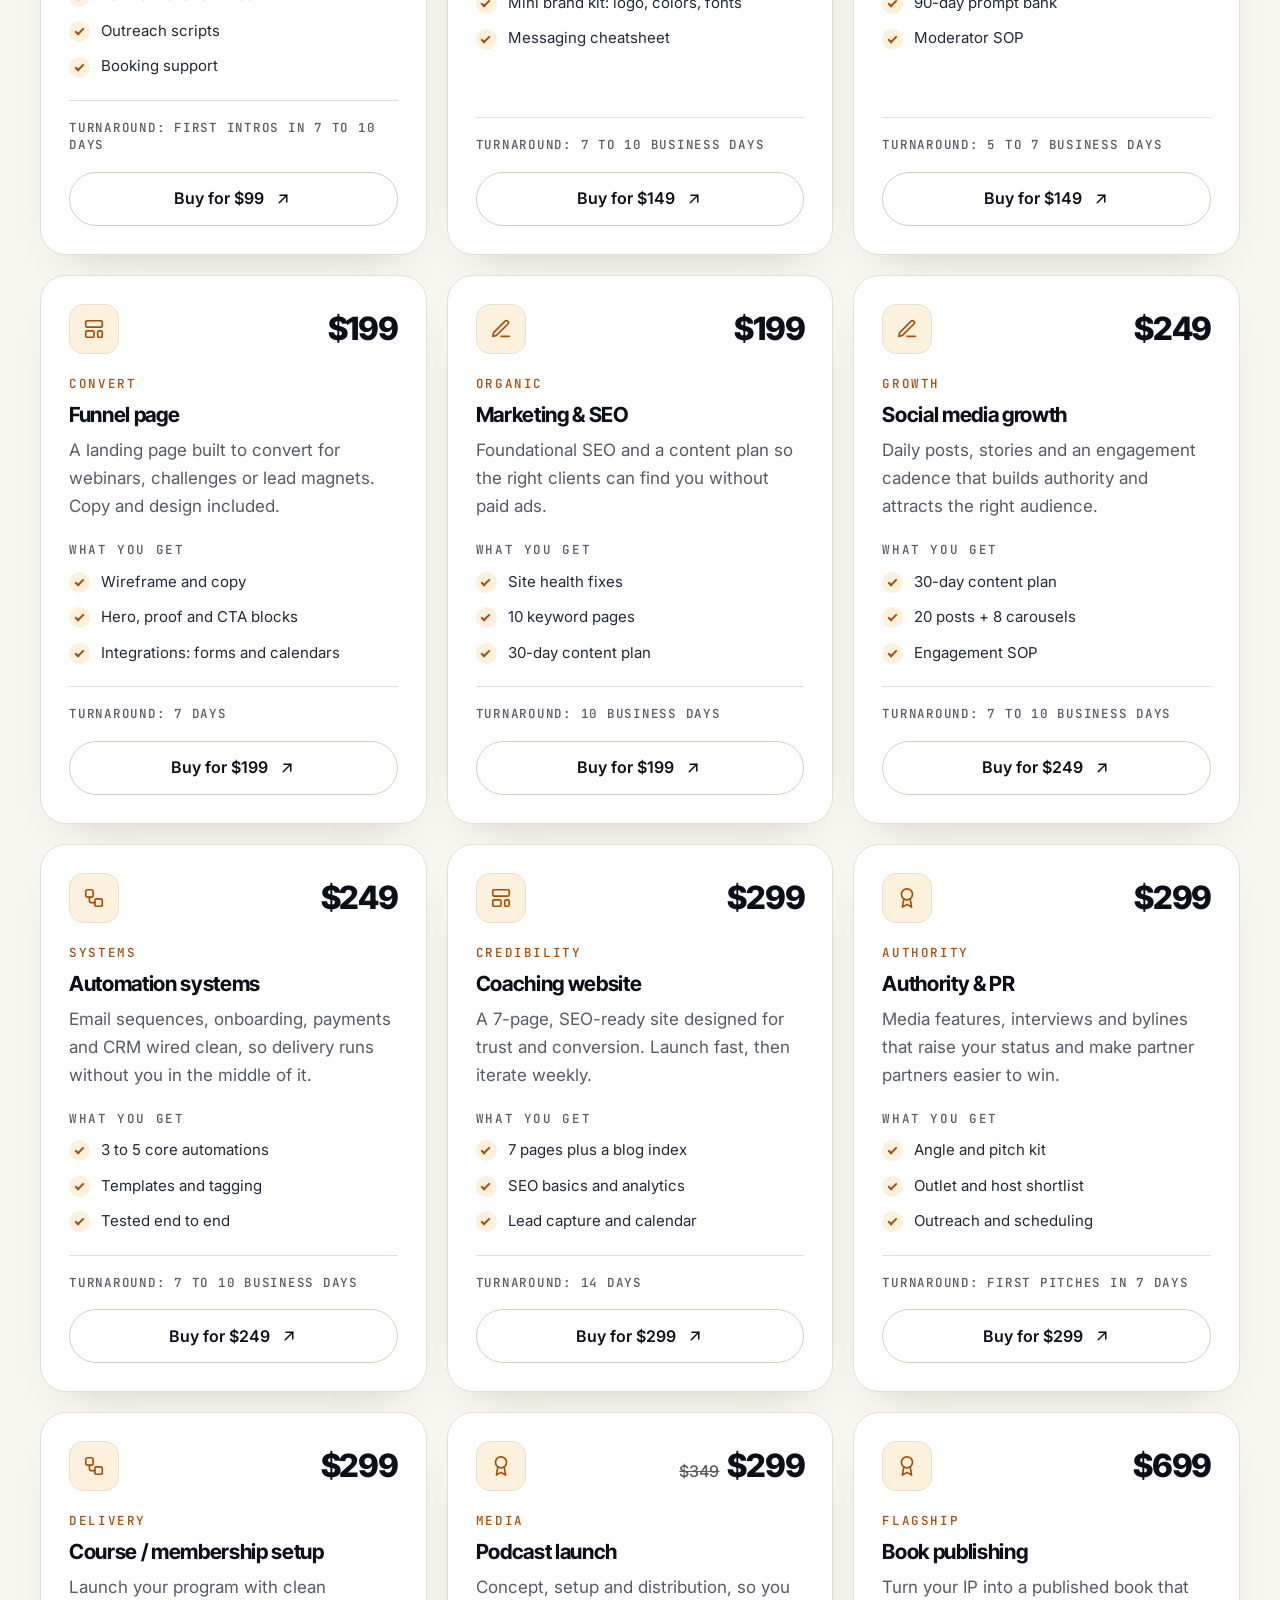
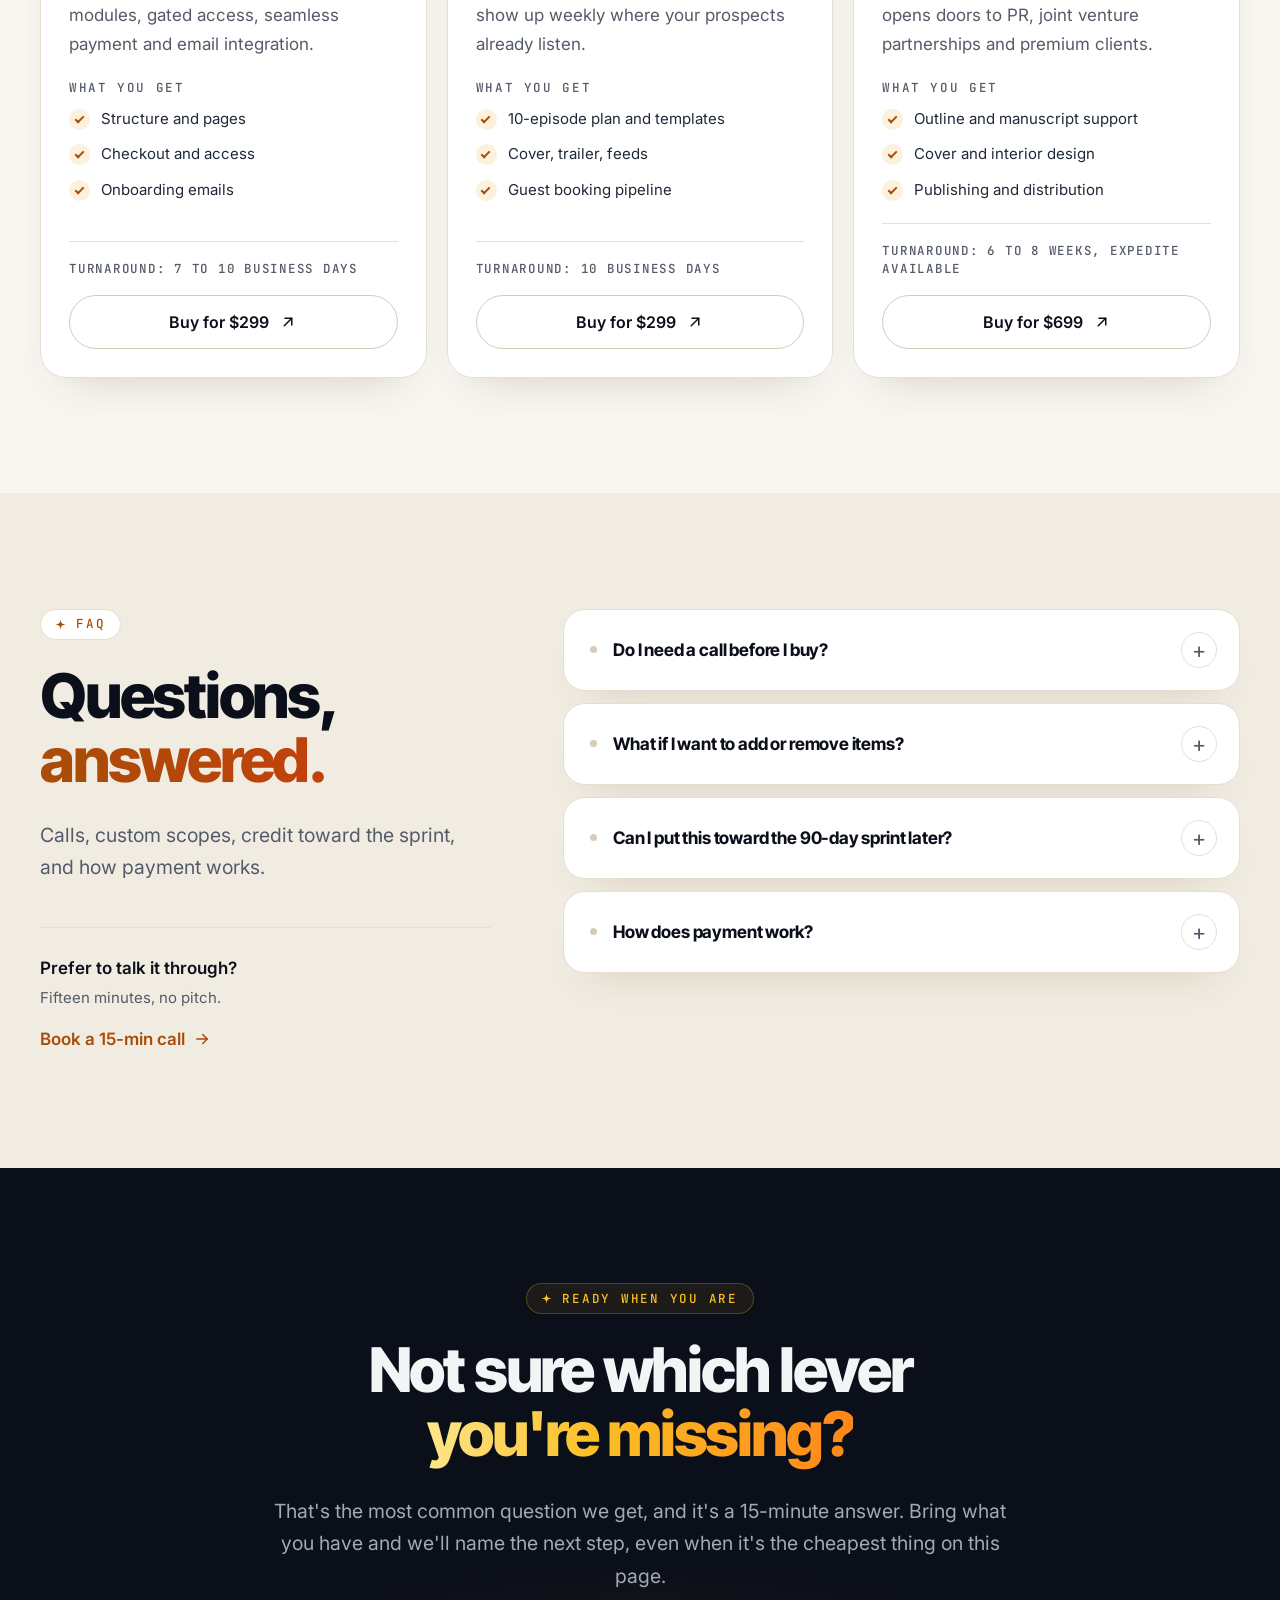
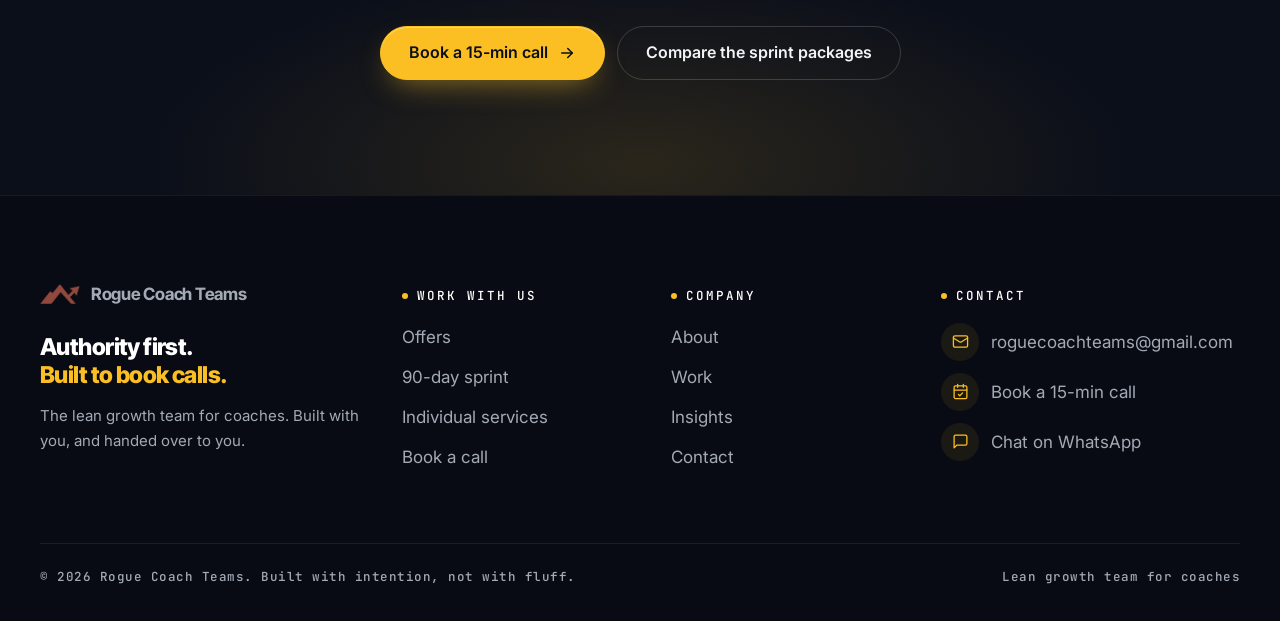
<file: pricing.html>
<!doctype html>
<html lang="en">
<head>
<!-- @head -->
<meta charset="utf-8">
<meta name="viewport" content="width=device-width, initial-scale=1">
<title>Individual services and prices | Rogue Coach Teams</title>
<meta name="description" content="Twelve fixed-price builds for coaches, from $99: branding, website, funnel page, SEO, podcast launch, automations, partner lead generation and book publishing. Buy one thing, no retainer.">
<link rel="canonical" href="https://roguecoachteams.com/pricing.html">
<meta property="og:title" content="Individual services and prices | Rogue Coach Teams">
<meta property="og:description" content="Twelve fixed-price builds for coaches, from $99: branding, website, funnel page, SEO, podcast launch, automations, partner lead generation and book publishing. Buy one thing, no retainer.">
<meta property="og:type" content="website">
<meta property="og:url" content="https://roguecoachteams.com/pricing.html">
<meta property="og:image" content="https://roguecoachteams.com/assets/img/v2/fan-center.webp">
<meta name="twitter:card" content="summary_large_image">
<meta name="theme-color" content="#0B0F1A">
<link rel="icon" href="assets/img/logo.png">
<link rel="preconnect" href="https://fonts.googleapis.com">
<link rel="preconnect" href="https://fonts.gstatic.com" crossorigin>
<link href="https://fonts.googleapis.com/css2?family=Inter+Tight:wght@700;800&family=Inter:wght@400;500;600;700&family=JetBrains+Mono:wght@500;600&display=swap" rel="stylesheet">
<link rel="stylesheet" href="assets/css/site.css">
<script>
/* Reveal animations only apply when JS is alive. If site.js never runs,
   the flag is pulled back off and the page renders as plain markup. */
(function(d){d.className+=' js';setTimeout(function(){
  if(!document.body||!document.body.classList.contains('is-ready'))
    d.className=d.className.replace(' js','');},2500);})(document.documentElement);
</script>
<!-- /@head -->
</head>
<body>
<!-- @header -->
<a class="skip" href="#main">Skip to content</a>

<div class="topbar">
  <header class="navbar">
    <a class="brand" href="index.html" aria-label="Rogue Coach Teams, home"><img src="assets/img/v2/mark.png" alt="" width="40" height="20"><span>Rogue Coach Teams</span></a>
    <nav class="nav" aria-label="Primary">
      <a href="services.html">Offers</a>
      <a href="pricing.html">Pricing</a>
      <a href="about.html">About</a>
      <a href="insights.html">Insights</a>
      <a href="contact.html">Contact</a>
    </nav>
    <a class="btn btn--sm" href="https://calendly.com/roguecoachteams/rebel-strategy-call">Book a call <svg class="i" aria-hidden="true"><use href="assets/icons.svg#arrow"/></svg></a>
    <button class="burger" type="button" aria-expanded="false" aria-controls="drawer" aria-label="Menu"><span></span></button>
  </header>
</div>

<nav class="drawer" id="drawer" aria-label="Mobile">
  <a href="services.html">Offers</a>
  <a href="pricing.html">Pricing</a>
  <a href="about.html">About</a>
  <a href="insights.html">Insights</a>
  <a href="contact.html">Contact</a>
  <a class="btn" href="https://calendly.com/roguecoachteams/rebel-strategy-call">Book a 15-min call <svg class="i" aria-hidden="true"><use href="assets/icons.svg#arrow"/></svg></a>
</nav>
<!-- /@header -->

<main id="main">

  <section class="sec dark glow gridbg phero" aria-labelledby="price-h">
    <div class="wrap">
      <p class="eyebrow lift" style="--d:40ms"><svg class="i" aria-hidden="true"><use href="assets/icons.svg#spark"/></svg>Individual services</p>
      <h1 id="price-h" class="lift" style="--d:120ms">Buy one thing.<br><span class="grad">Fixed scope, fixed price.</span></h1>
      <p class="lede lift" style="--d:240ms">
        No 90-day commitment. Pick the single lever you're missing, see exactly what it costs
        and what you get, and we'll ship it. If two or more would work better together,
        <a class="tlink" href="contact.html">ask for a bundle</a> and we'll price it as one.
      </p>
      <div class="cta-row lift" style="--d:340ms">
        <a class="btn" href="#catalogue">See all 12 services <svg class="i" aria-hidden="true"><use href="assets/icons.svg#arrow-down"/></svg></a>
        <a class="btn btn--ghost" href="sprint.html">Or compare the sprint</a>
      </div>
    </div>
  </section>

  <section class="sec light" id="catalogue" aria-labelledby="cat-h">
    <div class="wrap">
      <div class="head--split">
        <div class="rise">
          <p class="eyebrow"><svg class="i" aria-hidden="true"><use href="assets/icons.svg#spark"/></svg>The catalogue</p>
          <h2 id="cat-h">Twelve builds.<br><span class="grad">Checkout on every one.</span></h2>
        </div>
        <div class="note rise" style="--d:100ms">
          <p>Every service is modular.</p>
          <p>Tell us what you'd swap and we'll re-scope and re-price it, with nothing hidden.
            Checkout runs on PayPal, by card or PayPal balance.</p>
        </div>
      </div>
      <div class="filters" role="group" aria-label="Filter services by type">
        <button class="fchip" type="button" data-filter="all" aria-pressed="true">Everything</button>
        <button class="fchip" type="button" data-filter="brand" aria-pressed="false">Brand</button>
        <button class="fchip" type="button" data-filter="web" aria-pressed="false">Web &amp; funnels</button>
        <button class="fchip" type="button" data-filter="content" aria-pressed="false">Content</button>
        <button class="fchip" type="button" data-filter="authority" aria-pressed="false">Authority</button>
        <button class="fchip" type="button" data-filter="leads" aria-pressed="false">Leads</button>
        <button class="fchip" type="button" data-filter="systems" aria-pressed="false">Systems</button>
      </div>
      <p class="shown">Showing <span data-shown>12 services</span></p>

      <div class="grid">
        <article class="card svc rise" data-cat="leads">
          <div class="svc__top">
            <span class="ico ico--sq"><svg class="i" aria-hidden="true"><use href="assets/icons.svg#link"/></svg></span>
            <span class="svc__price">$99</span>
          </div>
          <p class="kicker">Leads</p>
          <h3>Lead generation</h3>
          <p>Validated joint venture partners, podcast hosts and targeted outreach that fills your calendar with warm, referral-style leads.</p>
          <div class="svc__deliv">
            <p class="kicker">What you get</p>
            <ul class="ticks">
              <li>Partner list and intros</li>
              <li>Outreach scripts</li>
              <li>Booking support</li>
            </ul>
          </div>
          <p class="svc__turn">Turnaround: First intros in 7 to 10 days</p>
          <a class="btn btn--ghost btn--wide" href="https://www.paypal.com/ncp/payment/S2QFSV3EMCFNW" rel="noopener">Buy for $99 <svg class="i" aria-hidden="true"><use href="assets/icons.svg#arrow-up"/></svg></a>
        </article>
        <article class="card svc rise" data-cat="brand" style="--d:70ms">
          <div class="svc__top">
            <span class="ico ico--sq"><svg class="i" aria-hidden="true"><use href="assets/icons.svg#compass"/></svg></span>
            <span class="svc__price">$149</span>
          </div>
          <p class="kicker">Clarity</p>
          <h3>Branding</h3>
          <p>Niche, signature offer and a simple brand kit, so your message lands the first time someone reads it.</p>
          <div class="svc__deliv">
            <p class="kicker">What you get</p>
            <ul class="ticks">
              <li>Niche and offer clarity</li>
              <li>Mini brand kit: logo, colors, fonts</li>
              <li>Messaging cheatsheet</li>
            </ul>
          </div>
          <p class="svc__turn">Turnaround: 7 to 10 business days</p>
          <a class="btn btn--ghost btn--wide" href="https://www.paypal.com/ncp/payment/DJSY3VC97ER8E" rel="noopener">Buy for $149 <svg class="i" aria-hidden="true"><use href="assets/icons.svg#arrow-up"/></svg></a>
        </article>
        <article class="card svc rise" data-cat="content" style="--d:140ms">
          <div class="svc__top">
            <span class="ico ico--sq"><svg class="i" aria-hidden="true"><use href="assets/icons.svg#pen"/></svg></span>
            <span class="svc__price">$149</span>
          </div>
          <p class="kicker">Retention</p>
          <h3>Community &amp; engagement</h3>
          <p>WhatsApp, Discord or Facebook groups set up with rituals and prompts that keep clients active and renewing.</p>
          <div class="svc__deliv">
            <p class="kicker">What you get</p>
            <ul class="ticks">
              <li>Platform setup</li>
              <li>90-day prompt bank</li>
              <li>Moderator SOP</li>
            </ul>
          </div>
          <p class="svc__turn">Turnaround: 5 to 7 business days</p>
          <a class="btn btn--ghost btn--wide" href="https://www.paypal.com/ncp/payment/F4ASTDHPEMTHQ" rel="noopener">Buy for $149 <svg class="i" aria-hidden="true"><use href="assets/icons.svg#arrow-up"/></svg></a>
        </article>
        <article class="card svc rise" data-cat="web">
          <div class="svc__top">
            <span class="ico ico--sq"><svg class="i" aria-hidden="true"><use href="assets/icons.svg#layout"/></svg></span>
            <span class="svc__price">$199</span>
          </div>
          <p class="kicker">Convert</p>
          <h3>Funnel page</h3>
          <p>A landing page built to convert for webinars, challenges or lead magnets. Copy and design included.</p>
          <div class="svc__deliv">
            <p class="kicker">What you get</p>
            <ul class="ticks">
              <li>Wireframe and copy</li>
              <li>Hero, proof and CTA blocks</li>
              <li>Integrations: forms and calendars</li>
            </ul>
          </div>
          <p class="svc__turn">Turnaround: 7 days</p>
          <a class="btn btn--ghost btn--wide" href="https://www.paypal.com/ncp/payment/ED99CV55L2UYS" rel="noopener">Buy for $199 <svg class="i" aria-hidden="true"><use href="assets/icons.svg#arrow-up"/></svg></a>
        </article>
        <article class="card svc rise" data-cat="content" style="--d:70ms">
          <div class="svc__top">
            <span class="ico ico--sq"><svg class="i" aria-hidden="true"><use href="assets/icons.svg#pen"/></svg></span>
            <span class="svc__price">$199</span>
          </div>
          <p class="kicker">Organic</p>
          <h3>Marketing &amp; SEO</h3>
          <p>Foundational SEO and a content plan so the right clients can find you without paid ads.</p>
          <div class="svc__deliv">
            <p class="kicker">What you get</p>
            <ul class="ticks">
              <li>Site health fixes</li>
              <li>10 keyword pages</li>
              <li>30-day content plan</li>
            </ul>
          </div>
          <p class="svc__turn">Turnaround: 10 business days</p>
          <a class="btn btn--ghost btn--wide" href="https://www.paypal.com/ncp/payment/HXVTF2A2R34NU" rel="noopener">Buy for $199 <svg class="i" aria-hidden="true"><use href="assets/icons.svg#arrow-up"/></svg></a>
        </article>
        <article class="card svc rise" data-cat="content" style="--d:140ms">
          <div class="svc__top">
            <span class="ico ico--sq"><svg class="i" aria-hidden="true"><use href="assets/icons.svg#pen"/></svg></span>
            <span class="svc__price">$249</span>
          </div>
          <p class="kicker">Growth</p>
          <h3>Social media growth</h3>
          <p>Daily posts, stories and an engagement cadence that builds authority and attracts the right audience.</p>
          <div class="svc__deliv">
            <p class="kicker">What you get</p>
            <ul class="ticks">
              <li>30-day content plan</li>
              <li>20 posts + 8 carousels</li>
              <li>Engagement SOP</li>
            </ul>
          </div>
          <p class="svc__turn">Turnaround: 7 to 10 business days</p>
          <a class="btn btn--ghost btn--wide" href="https://www.paypal.com/ncp/payment/FW8EDE63LV366" rel="noopener">Buy for $249 <svg class="i" aria-hidden="true"><use href="assets/icons.svg#arrow-up"/></svg></a>
        </article>
        <article class="card svc rise" data-cat="systems">
          <div class="svc__top">
            <span class="ico ico--sq"><svg class="i" aria-hidden="true"><use href="assets/icons.svg#flow"/></svg></span>
            <span class="svc__price">$249</span>
          </div>
          <p class="kicker">Systems</p>
          <h3>Automation systems</h3>
          <p>Email sequences, onboarding, payments and CRM wired clean, so delivery runs without you in the middle of it.</p>
          <div class="svc__deliv">
            <p class="kicker">What you get</p>
            <ul class="ticks">
              <li>3 to 5 core automations</li>
              <li>Templates and tagging</li>
              <li>Tested end to end</li>
            </ul>
          </div>
          <p class="svc__turn">Turnaround: 7 to 10 business days</p>
          <a class="btn btn--ghost btn--wide" href="https://www.paypal.com/ncp/payment/P6HRFDW67YKFU" rel="noopener">Buy for $249 <svg class="i" aria-hidden="true"><use href="assets/icons.svg#arrow-up"/></svg></a>
        </article>
        <article class="card svc rise" data-cat="web" style="--d:70ms">
          <div class="svc__top">
            <span class="ico ico--sq"><svg class="i" aria-hidden="true"><use href="assets/icons.svg#layout"/></svg></span>
            <span class="svc__price">$299</span>
          </div>
          <p class="kicker">Credibility</p>
          <h3>Coaching website</h3>
          <p>A 7-page, SEO-ready site designed for trust and conversion. Launch fast, then iterate weekly.</p>
          <div class="svc__deliv">
            <p class="kicker">What you get</p>
            <ul class="ticks">
              <li>7 pages plus a blog index</li>
              <li>SEO basics and analytics</li>
              <li>Lead capture and calendar</li>
            </ul>
          </div>
          <p class="svc__turn">Turnaround: 14 days</p>
          <a class="btn btn--ghost btn--wide" href="https://www.paypal.com/ncp/payment/C6XU2T7NSPCUG" rel="noopener">Buy for $299 <svg class="i" aria-hidden="true"><use href="assets/icons.svg#arrow-up"/></svg></a>
        </article>
        <article class="card svc rise" data-cat="authority" style="--d:140ms">
          <div class="svc__top">
            <span class="ico ico--sq"><svg class="i" aria-hidden="true"><use href="assets/icons.svg#award"/></svg></span>
            <span class="svc__price">$299</span>
          </div>
          <p class="kicker">Authority</p>
          <h3>Authority &amp; PR</h3>
          <p>Media features, interviews and bylines that raise your status and make partner partners easier to win.</p>
          <div class="svc__deliv">
            <p class="kicker">What you get</p>
            <ul class="ticks">
              <li>Angle and pitch kit</li>
              <li>Outlet and host shortlist</li>
              <li>Outreach and scheduling</li>
            </ul>
          </div>
          <p class="svc__turn">Turnaround: First pitches in 7 days</p>
          <a class="btn btn--ghost btn--wide" href="https://www.paypal.com/ncp/payment/SUYLTUARJ9GPG" rel="noopener">Buy for $299 <svg class="i" aria-hidden="true"><use href="assets/icons.svg#arrow-up"/></svg></a>
        </article>
        <article class="card svc rise" data-cat="systems">
          <div class="svc__top">
            <span class="ico ico--sq"><svg class="i" aria-hidden="true"><use href="assets/icons.svg#flow"/></svg></span>
            <span class="svc__price">$299</span>
          </div>
          <p class="kicker">Delivery</p>
          <h3>Course / membership setup</h3>
          <p>Launch your program with clean modules, gated access, seamless payment and email integration.</p>
          <div class="svc__deliv">
            <p class="kicker">What you get</p>
            <ul class="ticks">
              <li>Structure and pages</li>
              <li>Checkout and access</li>
              <li>Onboarding emails</li>
            </ul>
          </div>
          <p class="svc__turn">Turnaround: 7 to 10 business days</p>
          <a class="btn btn--ghost btn--wide" href="https://www.paypal.com/ncp/payment/V3WNJ79DYABSL" rel="noopener">Buy for $299 <svg class="i" aria-hidden="true"><use href="assets/icons.svg#arrow-up"/></svg></a>
        </article>
        <article class="card svc rise" data-cat="authority" style="--d:70ms">
          <div class="svc__top">
            <span class="ico ico--sq"><svg class="i" aria-hidden="true"><use href="assets/icons.svg#award"/></svg></span>
            <span class="svc__price"><span class="svc__was">$349</span>$299</span>
          </div>
          <p class="kicker">Media</p>
          <h3>Podcast launch</h3>
          <p>Concept, setup and distribution, so you show up weekly where your prospects already listen.</p>
          <div class="svc__deliv">
            <p class="kicker">What you get</p>
            <ul class="ticks">
              <li>10-episode plan and templates</li>
              <li>Cover, trailer, feeds</li>
              <li>Guest booking pipeline</li>
            </ul>
          </div>
          <p class="svc__turn">Turnaround: 10 business days</p>
          <a class="btn btn--ghost btn--wide" href="https://www.paypal.com/ncp/payment/94BW74KEDTTN2" rel="noopener">Buy for $299 <svg class="i" aria-hidden="true"><use href="assets/icons.svg#arrow-up"/></svg></a>
        </article>
        <article class="card svc rise" data-cat="authority" style="--d:140ms">
          <div class="svc__top">
            <span class="ico ico--sq"><svg class="i" aria-hidden="true"><use href="assets/icons.svg#award"/></svg></span>
            <span class="svc__price">$699</span>
          </div>
          <p class="kicker">Flagship</p>
          <h3>Book publishing</h3>
          <p>Turn your IP into a published book that opens doors to PR, joint venture partnerships and premium clients.</p>
          <div class="svc__deliv">
            <p class="kicker">What you get</p>
            <ul class="ticks">
              <li>Outline and manuscript support</li>
              <li>Cover and interior design</li>
              <li>Publishing and distribution</li>
            </ul>
          </div>
          <p class="svc__turn">Turnaround: 6 to 8 weeks, expedite available</p>
          <a class="btn btn--ghost btn--wide" href="https://www.paypal.com/ncp/payment/XFSKVB5G8SVDU" rel="noopener">Buy for $699 <svg class="i" aria-hidden="true"><use href="assets/icons.svg#arrow-up"/></svg></a>
        </article>
      </div>
    </div>
  </section>

  <section class="sec light light--2" aria-labelledby="faq-h">
    <div class="wrap faqs">
      <div class="faqs__side rise">
        <p class="eyebrow"><svg class="i" aria-hidden="true"><use href="assets/icons.svg#spark"/></svg>FAQ</p>
        <h2 id="faq-h">Questions,<br><span class="grad">answered.</span></h2>
        <p class="lede">Calls, custom scopes, credit toward the sprint, and how payment works.</p>
        <div class="advice">
          <b>Prefer to talk it through?</b>
          <p>Fifteen minutes, no pitch.</p>
          <a class="arrowlink" href="https://calendly.com/roguecoachteams/rebel-strategy-call">Book a 15-min call <svg class="i" aria-hidden="true"><use href="assets/icons.svg#arrow"/></svg></a>
        </div>
      </div>
      <div class="acc rise" style="--d:100ms">
        <details>
          <summary>Do I need a call before I buy?</summary>
          <div class="acc__a">No. Every service above has a fixed scope and a working checkout. Buy it and we'll email you the intake questions the same business day. The call is there if you'd rather talk first.</div>
        </details>
        <details>
          <summary>What if I want to add or remove items?</summary>
          <div class="acc__a">Every service is modular. Tell us what you want to swap and we'll send an updated one-page scope and price. No hidden fees, and nothing starts until you say so.</div>
        </details>
        <details>
          <summary>Can I put this toward the 90-day sprint later?</summary>
          <div class="acc__a">Yes. If you move up to a <a href="sprint.html">sprint</a>, we credit the relevant work so you don't pay twice for the same thing.</div>
        </details>
        <details>
          <summary>How does payment work?</summary>
          <div class="acc__a">Checkout runs on PayPal, so you can pay by card or PayPal balance without an account. PayPal emails you the receipt and notifies us of the order.</div>
        </details>
      </div>
    </div>
  </section>

  <section class="sec dark glow glow--low cta" aria-labelledby="cta-h">
    <div class="wrap rise">
      <p class="eyebrow"><svg class="i" aria-hidden="true"><use href="assets/icons.svg#spark"/></svg>Ready when you are</p>
      <h2 id="cta-h">Not sure which lever<br><span class="grad">you're missing?</span></h2>
      <p class="lede">That's the most common question we get, and it's a 15-minute answer. Bring what you have and we'll name the next step, even when it's the cheapest thing on this page.</p>
      <div class="cta-row" style="justify-content:center;margin-top:34px">
        <a class="btn" href="https://calendly.com/roguecoachteams/rebel-strategy-call">Book a 15-min call <svg class="i" aria-hidden="true"><use href="assets/icons.svg#arrow"/></svg></a>
        <a class="btn btn--ghost" href="sprint.html">Compare the sprint packages</a>
      </div>
    </div>
  </section>

</main>

<!-- @footer -->
<footer class="ftr">
  <div class="wrap">
    <div class="ftr__grid">
      <div>
        <a class="brand" href="index.html" aria-label="Rogue Coach Teams, home"><img src="assets/img/v2/mark.png" alt="" width="40" height="20"><span>Rogue Coach Teams</span></a>
        <p class="ftr__tag">Authority first.<br><span>Built to book calls.</span></p>
        <p class="ftr__small">The lean growth team for coaches. Built with you, and handed over to you.</p>
      </div>
      <div>
        <h4>Work with us</h4>
        <ul>
          <li><a href="services.html">Offers</a></li>
          <li><a href="sprint.html">90-day sprint</a></li>
          <li><a href="pricing.html">Individual services</a></li>
          <li><a href="https://calendly.com/roguecoachteams/rebel-strategy-call">Book a call</a></li>
        </ul>
      </div>
      <div>
        <h4>Company</h4>
        <ul>
          <li><a href="about.html">About</a></li>
          <li><a href="index.html#work">Work</a></li>
          <li><a href="insights.html">Insights</a></li>
          <li><a href="contact.html">Contact</a></li>
        </ul>
      </div>
      <div class="ftr__contact">
        <h4>Contact</h4>
        <ul>
          <li><a href="mailto:roguecoachteams@gmail.com"><span class="ico"><svg class="i" aria-hidden="true"><use href="assets/icons.svg#mail"/></svg></span>roguecoachteams@gmail.com</a></li>
          <li><a href="https://calendly.com/roguecoachteams/rebel-strategy-call"><span class="ico"><svg class="i" aria-hidden="true"><use href="assets/icons.svg#calendar"/></svg></span>Book a 15-min call</a></li>
          <li><a href="https://wa.me/13202911634"><span class="ico"><svg class="i" aria-hidden="true"><use href="assets/icons.svg#message"/></svg></span>Chat on WhatsApp</a></li>
        </ul>
      </div>
    </div>
    <div class="ftr__base">
      <span>&copy; 2026 Rogue Coach Teams. Built with intention, not with fluff.</span>
      <span>Lean growth team for coaches</span>
    </div>
  </div>
</footer>


<a class="wa" href="https://wa.me/13202911634?text=Hi%20Rogue%20Coach%20Teams" target="_blank" rel="noopener" aria-label="Chat with us on WhatsApp"><svg class="i" aria-hidden="true"><use href="assets/icons.svg#message"/></svg><span>Chat on WhatsApp</span></a>
<script src="assets/js/site.js"></script>
<!-- /@footer -->
</body>
</html>
</file>
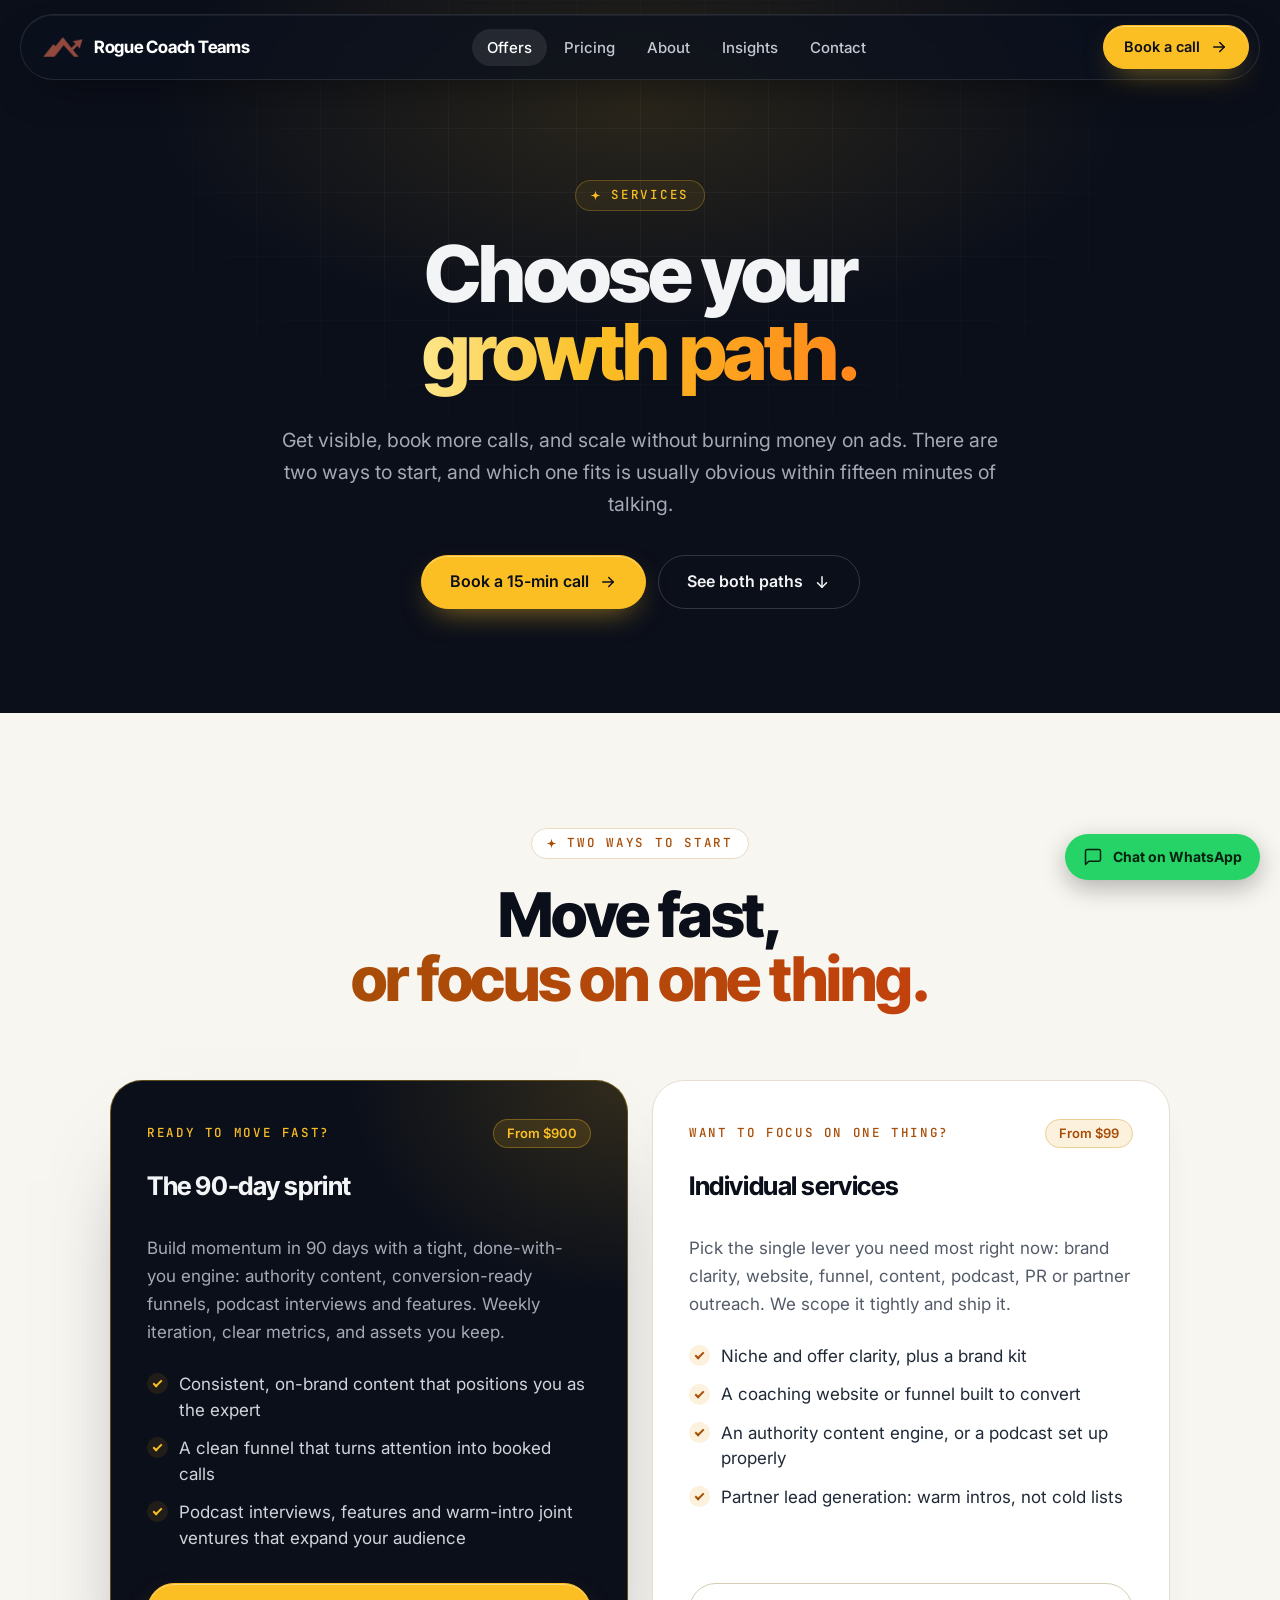
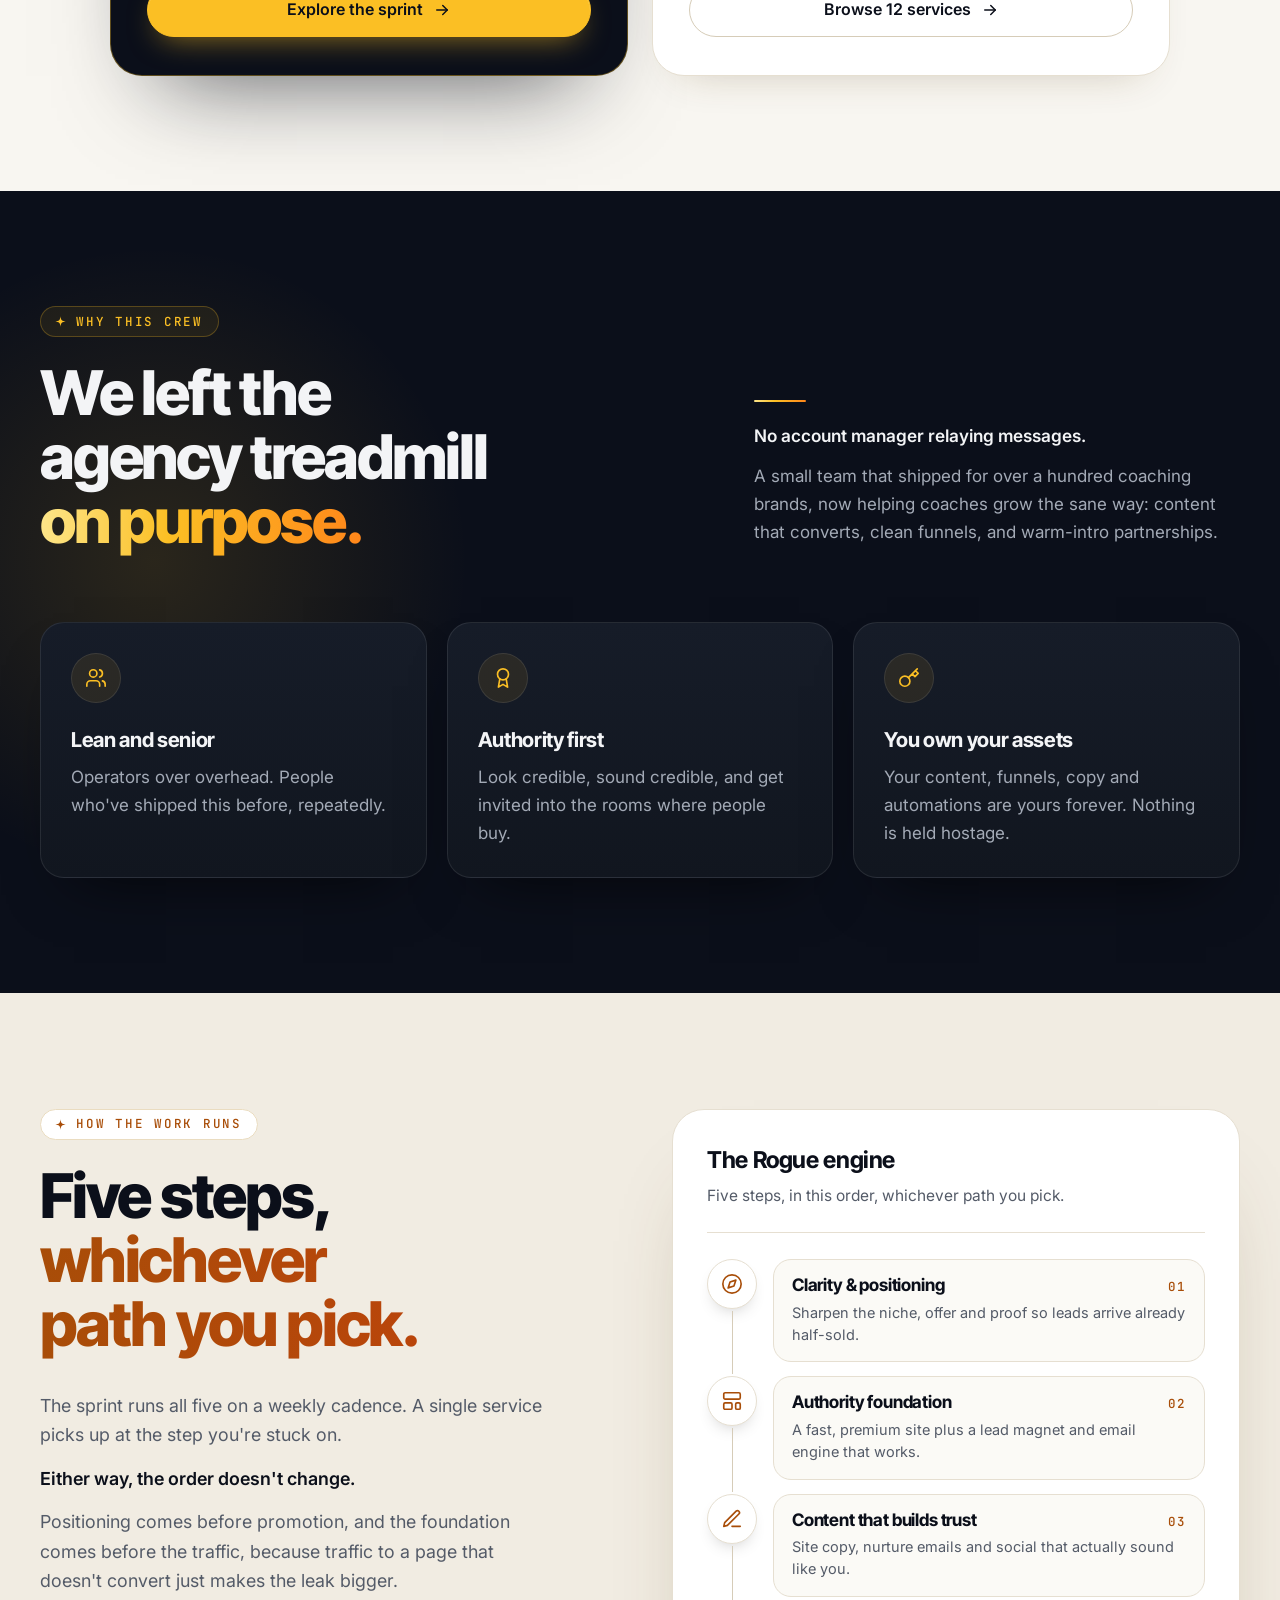
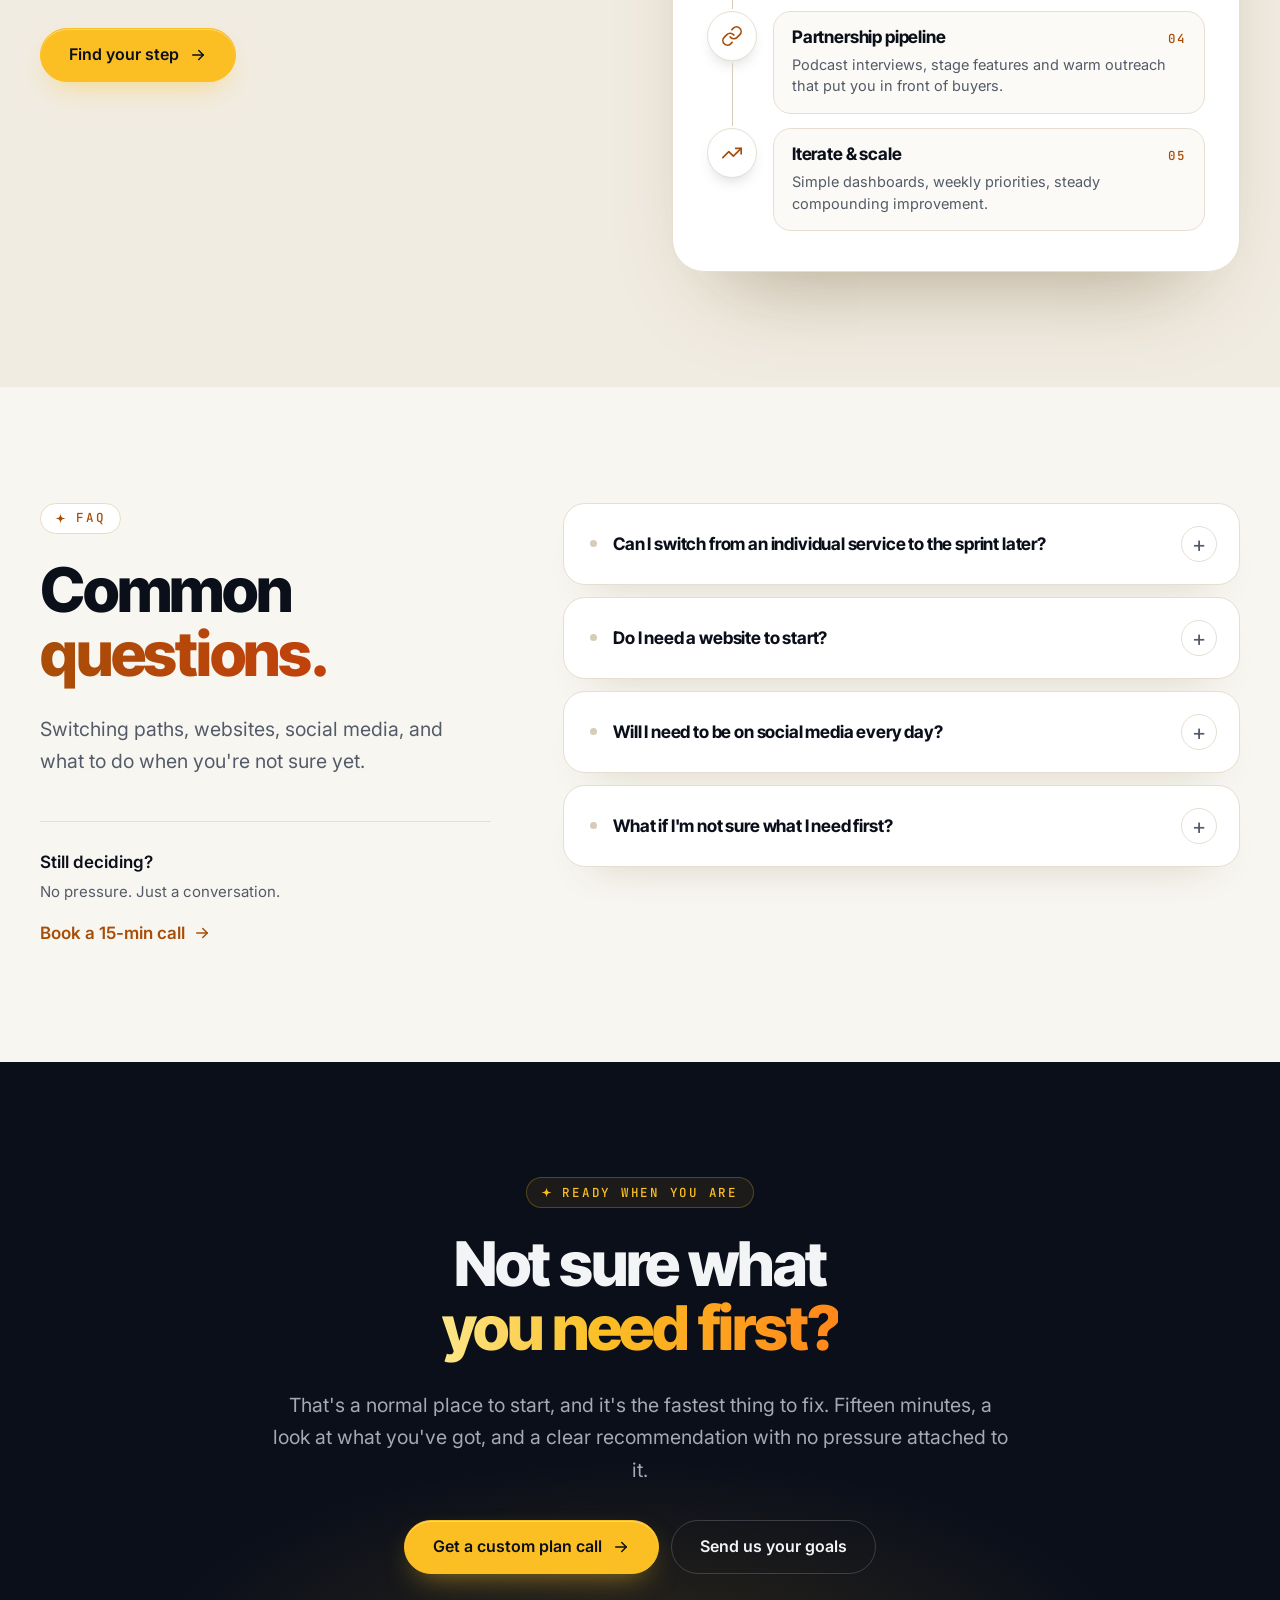
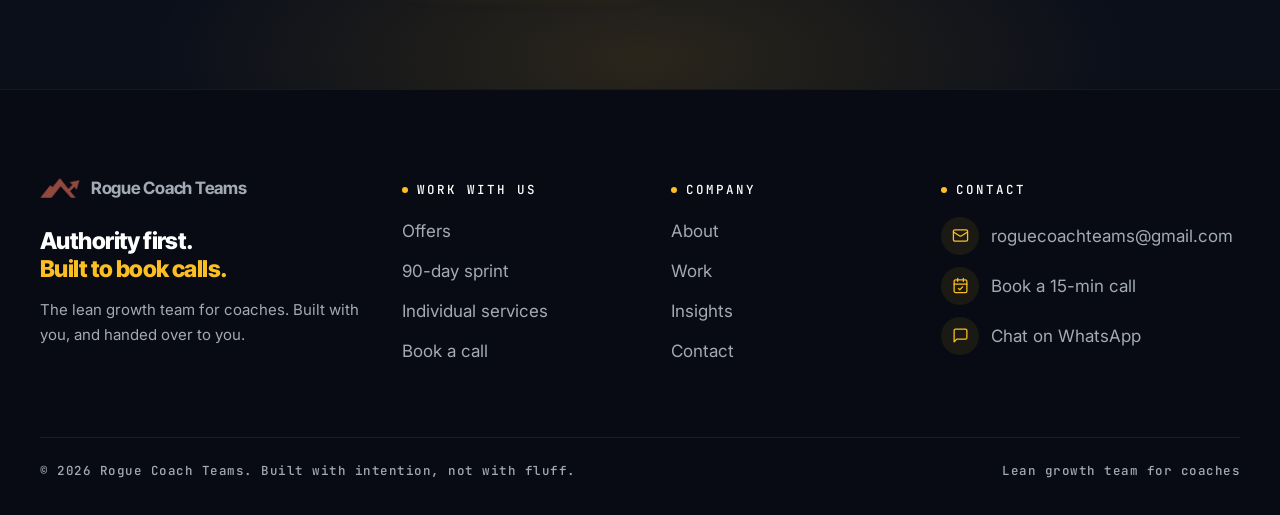
<file: services.html>
<!doctype html>
<html lang="en">
<head>
<!-- @head -->
<meta charset="utf-8">
<meta name="viewport" content="width=device-width, initial-scale=1">
<title>Offers | Rogue Coach Teams</title>
<meta name="description" content="Two ways to grow: a 90-day done-with-you sprint across content, funnel and podcast interviews and features, or one fixed-price offer when you already know the lever you&#x27;re missing.">
<link rel="canonical" href="https://roguecoachteams.com/services.html">
<meta property="og:title" content="Offers | Rogue Coach Teams">
<meta property="og:description" content="Two ways to grow: a 90-day done-with-you sprint across content, funnel and podcast interviews and features, or one fixed-price offer when you already know the lever you&#x27;re missing.">
<meta property="og:type" content="website">
<meta property="og:url" content="https://roguecoachteams.com/services.html">
<meta property="og:image" content="https://roguecoachteams.com/assets/img/v2/fan-center.webp">
<meta name="twitter:card" content="summary_large_image">
<meta name="theme-color" content="#0B0F1A">
<link rel="icon" href="assets/img/logo.png">
<link rel="preconnect" href="https://fonts.googleapis.com">
<link rel="preconnect" href="https://fonts.gstatic.com" crossorigin>
<link href="https://fonts.googleapis.com/css2?family=Inter+Tight:wght@700;800&family=Inter:wght@400;500;600;700&family=JetBrains+Mono:wght@500;600&display=swap" rel="stylesheet">
<link rel="stylesheet" href="assets/css/site.css">
<script>
/* Reveal animations only apply when JS is alive. If site.js never runs,
   the flag is pulled back off and the page renders as plain markup. */
(function(d){d.className+=' js';setTimeout(function(){
  if(!document.body||!document.body.classList.contains('is-ready'))
    d.className=d.className.replace(' js','');},2500);})(document.documentElement);
</script>
<!-- /@head -->
</head>
<body>
<!-- @header -->
<a class="skip" href="#main">Skip to content</a>

<div class="topbar">
  <header class="navbar">
    <a class="brand" href="index.html" aria-label="Rogue Coach Teams, home"><img src="assets/img/v2/mark.png" alt="" width="40" height="20"><span>Rogue Coach Teams</span></a>
    <nav class="nav" aria-label="Primary">
      <a href="services.html">Offers</a>
      <a href="pricing.html">Pricing</a>
      <a href="about.html">About</a>
      <a href="insights.html">Insights</a>
      <a href="contact.html">Contact</a>
    </nav>
    <a class="btn btn--sm" href="https://calendly.com/roguecoachteams/rebel-strategy-call">Book a call <svg class="i" aria-hidden="true"><use href="assets/icons.svg#arrow"/></svg></a>
    <button class="burger" type="button" aria-expanded="false" aria-controls="drawer" aria-label="Menu"><span></span></button>
  </header>
</div>

<nav class="drawer" id="drawer" aria-label="Mobile">
  <a href="services.html">Offers</a>
  <a href="pricing.html">Pricing</a>
  <a href="about.html">About</a>
  <a href="insights.html">Insights</a>
  <a href="contact.html">Contact</a>
  <a class="btn" href="https://calendly.com/roguecoachteams/rebel-strategy-call">Book a 15-min call <svg class="i" aria-hidden="true"><use href="assets/icons.svg#arrow"/></svg></a>
</nav>
<!-- /@header -->

<main id="main">

  <section class="sec dark glow gridbg phero" aria-labelledby="svc-h">
    <div class="wrap">
      <p class="eyebrow lift" style="--d:40ms"><svg class="i" aria-hidden="true"><use href="assets/icons.svg#spark"/></svg>Services</p>
      <h1 id="svc-h" class="lift" style="--d:120ms">Choose your<br><span class="grad">growth path.</span></h1>
      <p class="lede lift" style="--d:240ms">
        Get visible, book more calls, and scale without burning money on ads. There are two ways
        to start, and which one fits is usually obvious within fifteen minutes of talking.
      </p>
      <div class="cta-row lift" style="--d:340ms">
        <a class="btn" href="https://calendly.com/roguecoachteams/rebel-strategy-call">Book a 15-min call <svg class="i" aria-hidden="true"><use href="assets/icons.svg#arrow"/></svg></a>
        <a class="btn btn--ghost" href="#paths">See both paths <svg class="i" aria-hidden="true"><use href="assets/icons.svg#arrow-down"/></svg></a>
      </div>
    </div>
  </section>

  <section class="sec light" id="paths" aria-labelledby="paths-h">
    <div class="wrap">
      <div class="head rise">
        <p class="eyebrow"><svg class="i" aria-hidden="true"><use href="assets/icons.svg#spark"/></svg>Two ways to start</p>
        <h2 id="paths-h">Move fast,<br><span class="grad">or focus on one thing.</span></h2>
      </div>
      <div class="paths">
        <article class="card path dark rise">
          <div class="path__top"><p class="kicker" style="margin:0">Ready to move fast?</p><span class="badge">From $900</span></div>
          <h3>The 90-day sprint</h3>
          <p>Build momentum in 90 days with a tight, done-with-you engine: authority content,
            conversion-ready funnels, podcast interviews and features. Weekly iteration, clear metrics, and
            assets you keep.</p>
          <ul class="ticks">
            <li>Consistent, on-brand content that positions you as the expert</li>
            <li>A clean funnel that turns attention into booked calls</li>
            <li>Podcast interviews, features and warm-intro joint ventures that expand your audience</li>
          </ul>
          <a class="btn" href="sprint.html">Explore the sprint <svg class="i" aria-hidden="true"><use href="assets/icons.svg#arrow"/></svg></a>
        </article>
        <article class="card path rise" style="--d:100ms">
          <div class="path__top"><p class="kicker" style="margin:0">Want to focus on one thing?</p><span class="badge">From $99</span></div>
          <h3>Individual services</h3>
          <p>Pick the single lever you need most right now: brand clarity, website, funnel,
            content, podcast, PR or partner outreach. We scope it tightly and ship it.</p>
          <ul class="ticks">
            <li>Niche and offer clarity, plus a brand kit</li>
            <li>A coaching website or funnel built to convert</li>
            <li>An authority content engine, or a podcast set up properly</li>
            <li>Partner lead generation: warm intros, not cold lists</li>
          </ul>
          <a class="btn btn--ghost" href="pricing.html">Browse 12 services <svg class="i" aria-hidden="true"><use href="assets/icons.svg#arrow"/></svg></a>
        </article>
      </div>
    </div>
  </section>

  <section class="sec dark glow glow--side" aria-labelledby="crew-h">
    <div class="wrap">
      <div class="head--split">
        <div class="rise">
          <p class="eyebrow"><svg class="i" aria-hidden="true"><use href="assets/icons.svg#spark"/></svg>Why this crew</p>
          <h2 id="crew-h">We left the agency treadmill<br><span class="grad">on purpose.</span></h2>
        </div>
        <div class="note rise" style="--d:100ms">
          <p>No account manager relaying messages.</p>
          <p>A small team that shipped for over a hundred coaching brands, now helping coaches grow
            the sane way: content that converts, clean funnels, and warm-intro partnerships.</p>
        </div>
      </div>
      <div class="grid">
        <div class="card card--hover rise">
          <span class="ico" style="margin-bottom:24px"><svg class="i" aria-hidden="true"><use href="assets/icons.svg#users"/></svg></span>
          <h3>Lean and senior</h3>
          <p>Operators over overhead. People who've shipped this before, repeatedly.</p>
        </div>
        <div class="card card--hover rise" style="--d:80ms">
          <span class="ico" style="margin-bottom:24px"><svg class="i" aria-hidden="true"><use href="assets/icons.svg#award"/></svg></span>
          <h3>Authority first</h3>
          <p>Look credible, sound credible, and get invited into the rooms where people buy.</p>
        </div>
        <div class="card card--hover rise" style="--d:160ms">
          <span class="ico" style="margin-bottom:24px"><svg class="i" aria-hidden="true"><use href="assets/icons.svg#key"/></svg></span>
          <h3>You own your assets</h3>
          <p>Your content, funnels, copy and automations are yours forever. Nothing is held hostage.</p>
        </div>
      </div>
    </div>
  </section>

  <section class="sec light light--2" aria-labelledby="runs-h">
    <div class="wrap why">
      <div class="why__copy rise">
        <p class="eyebrow"><svg class="i" aria-hidden="true"><use href="assets/icons.svg#spark"/></svg>How the work runs</p>
        <h2 id="runs-h" style="margin-bottom:30px">Five steps,<br><span class="grad">whichever path you pick.</span></h2>
        <p>The sprint runs all five on a weekly cadence. A single service picks up at the step you're
          stuck on.</p>
        <p class="strong">Either way, the order doesn't change.</p>
        <p>Positioning comes before promotion, and the foundation comes before the traffic, because
          traffic to a page that doesn't convert just makes the leak bigger.</p>
        <div class="cta-row" style="margin-top:32px">
          <a class="btn" href="https://calendly.com/roguecoachteams/rebel-strategy-call">Find your step <svg class="i" aria-hidden="true"><use href="assets/icons.svg#arrow"/></svg></a>
        </div>
      </div>

      <aside class="method rise" style="--d:120ms" aria-labelledby="engine-h">
        <h3 class="method__h" id="engine-h">The Rogue engine</h3>
        <p class="method__sub">Five steps, in this order, whichever path you pick.</p>
        <ol class="msteps">
          <li class="mstep">
            <span class="ico"><svg class="i" aria-hidden="true"><use href="assets/icons.svg#compass"/></svg></span>
            <div class="mstep__box">
              <div class="mstep__t"><b>Clarity &amp; positioning</b><span class="mstep__n">01</span></div>
              <p>Sharpen the niche, offer and proof so leads arrive already half-sold.</p>
            </div>
          </li>
          <li class="mstep">
            <span class="ico"><svg class="i" aria-hidden="true"><use href="assets/icons.svg#layout"/></svg></span>
            <div class="mstep__box">
              <div class="mstep__t"><b>Authority foundation</b><span class="mstep__n">02</span></div>
              <p>A fast, premium site plus a lead magnet and email engine that works.</p>
            </div>
          </li>
          <li class="mstep">
            <span class="ico"><svg class="i" aria-hidden="true"><use href="assets/icons.svg#pen"/></svg></span>
            <div class="mstep__box">
              <div class="mstep__t"><b>Content that builds trust</b><span class="mstep__n">03</span></div>
              <p>Site copy, nurture emails and social that actually sound like you.</p>
            </div>
          </li>
          <li class="mstep">
            <span class="ico"><svg class="i" aria-hidden="true"><use href="assets/icons.svg#link"/></svg></span>
            <div class="mstep__box">
              <div class="mstep__t"><b>Partnership pipeline</b><span class="mstep__n">04</span></div>
              <p>Podcast interviews, stage features and warm outreach that put you in front of buyers.</p>
            </div>
          </li>
          <li class="mstep">
            <span class="ico"><svg class="i" aria-hidden="true"><use href="assets/icons.svg#trend"/></svg></span>
            <div class="mstep__box">
              <div class="mstep__t"><b>Iterate &amp; scale</b><span class="mstep__n">05</span></div>
              <p>Simple dashboards, weekly priorities, steady compounding improvement.</p>
            </div>
          </li>
        </ol>
      </aside>
    </div>
  </section>

  <section class="sec light" aria-labelledby="faq-h">
    <div class="wrap faqs">
      <div class="faqs__side rise">
        <p class="eyebrow"><svg class="i" aria-hidden="true"><use href="assets/icons.svg#spark"/></svg>FAQ</p>
        <h2 id="faq-h">Common<br><span class="grad">questions.</span></h2>
        <p class="lede">Switching paths, websites, social media, and what to do when you're not sure yet.</p>
        <div class="advice">
          <b>Still deciding?</b>
          <p>No pressure. Just a conversation.</p>
          <a class="arrowlink" href="https://calendly.com/roguecoachteams/rebel-strategy-call">Book a 15-min call <svg class="i" aria-hidden="true"><use href="assets/icons.svg#arrow"/></svg></a>
        </div>
      </div>
      <div class="acc rise" style="--d:100ms">
        <details>
          <summary>Can I switch from an individual service to the sprint later?</summary>
          <div class="acc__a">Yes. We'll credit the relevant work so you don't pay for the same thing twice.</div>
        </details>
        <details>
          <summary>Do I need a website to start?</summary>
          <div class="acc__a">No. If you're early, we'll ship a minimal funnel and book calls first. The website can follow.</div>
        </details>
        <details>
          <summary>Will I need to be on social media every day?</summary>
          <div class="acc__a">No. We set a cadence you can sustain, with repurposing to multiply the reach of each piece.</div>
        </details>
        <details>
          <summary>What if I'm not sure what I need first?</summary>
          <div class="acc__a">Then that's the thing to solve first, and it's free. We'll ask a few questions, audit what you already have, and recommend a clear next step with options by budget and timeline.</div>
        </details>
      </div>
    </div>
  </section>

  <section class="sec dark glow glow--low cta" aria-labelledby="cta-h">
    <div class="wrap rise">
      <p class="eyebrow"><svg class="i" aria-hidden="true"><use href="assets/icons.svg#spark"/></svg>Ready when you are</p>
      <h2 id="cta-h">Not sure what<br><span class="grad">you need first?</span></h2>
      <p class="lede">That's a normal place to start, and it's the fastest thing to fix. Fifteen minutes, a look at what you've got, and a clear recommendation with no pressure attached to it.</p>
      <div class="cta-row" style="justify-content:center;margin-top:34px">
        <a class="btn" href="https://calendly.com/roguecoachteams/rebel-strategy-call">Get a custom plan call <svg class="i" aria-hidden="true"><use href="assets/icons.svg#arrow"/></svg></a>
        <a class="btn btn--ghost" href="contact.html">Send us your goals</a>
      </div>
    </div>
  </section>

</main>

<!-- @footer -->
<footer class="ftr">
  <div class="wrap">
    <div class="ftr__grid">
      <div>
        <a class="brand" href="index.html" aria-label="Rogue Coach Teams, home"><img src="assets/img/v2/mark.png" alt="" width="40" height="20"><span>Rogue Coach Teams</span></a>
        <p class="ftr__tag">Authority first.<br><span>Built to book calls.</span></p>
        <p class="ftr__small">The lean growth team for coaches. Built with you, and handed over to you.</p>
      </div>
      <div>
        <h4>Work with us</h4>
        <ul>
          <li><a href="services.html">Offers</a></li>
          <li><a href="sprint.html">90-day sprint</a></li>
          <li><a href="pricing.html">Individual services</a></li>
          <li><a href="https://calendly.com/roguecoachteams/rebel-strategy-call">Book a call</a></li>
        </ul>
      </div>
      <div>
        <h4>Company</h4>
        <ul>
          <li><a href="about.html">About</a></li>
          <li><a href="index.html#work">Work</a></li>
          <li><a href="insights.html">Insights</a></li>
          <li><a href="contact.html">Contact</a></li>
        </ul>
      </div>
      <div class="ftr__contact">
        <h4>Contact</h4>
        <ul>
          <li><a href="mailto:roguecoachteams@gmail.com"><span class="ico"><svg class="i" aria-hidden="true"><use href="assets/icons.svg#mail"/></svg></span>roguecoachteams@gmail.com</a></li>
          <li><a href="https://calendly.com/roguecoachteams/rebel-strategy-call"><span class="ico"><svg class="i" aria-hidden="true"><use href="assets/icons.svg#calendar"/></svg></span>Book a 15-min call</a></li>
          <li><a href="https://wa.me/13202911634"><span class="ico"><svg class="i" aria-hidden="true"><use href="assets/icons.svg#message"/></svg></span>Chat on WhatsApp</a></li>
        </ul>
      </div>
    </div>
    <div class="ftr__base">
      <span>&copy; 2026 Rogue Coach Teams. Built with intention, not with fluff.</span>
      <span>Lean growth team for coaches</span>
    </div>
  </div>
</footer>


<a class="wa" href="https://wa.me/13202911634?text=Hi%20Rogue%20Coach%20Teams" target="_blank" rel="noopener" aria-label="Chat with us on WhatsApp"><svg class="i" aria-hidden="true"><use href="assets/icons.svg#message"/></svg><span>Chat on WhatsApp</span></a>
<script src="assets/js/site.js"></script>
<!-- /@footer -->
</body>
</html>
</file>
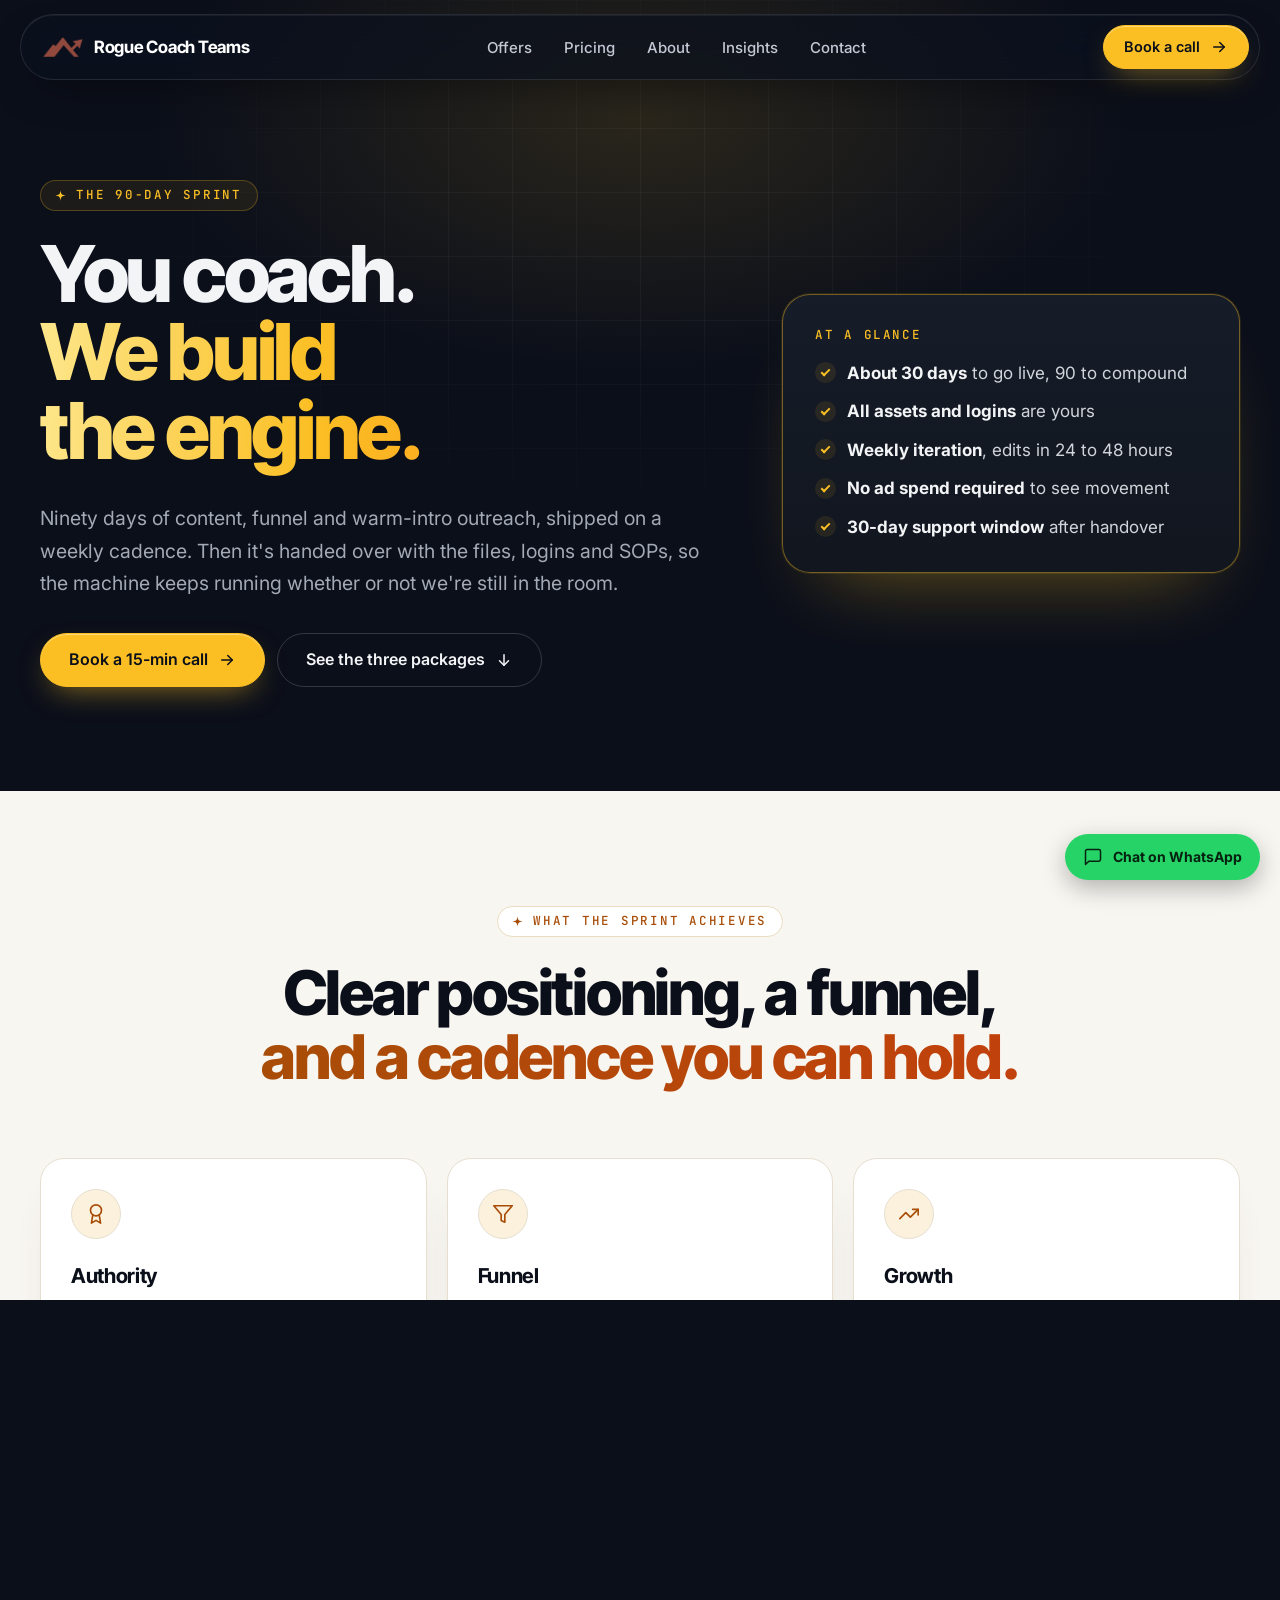
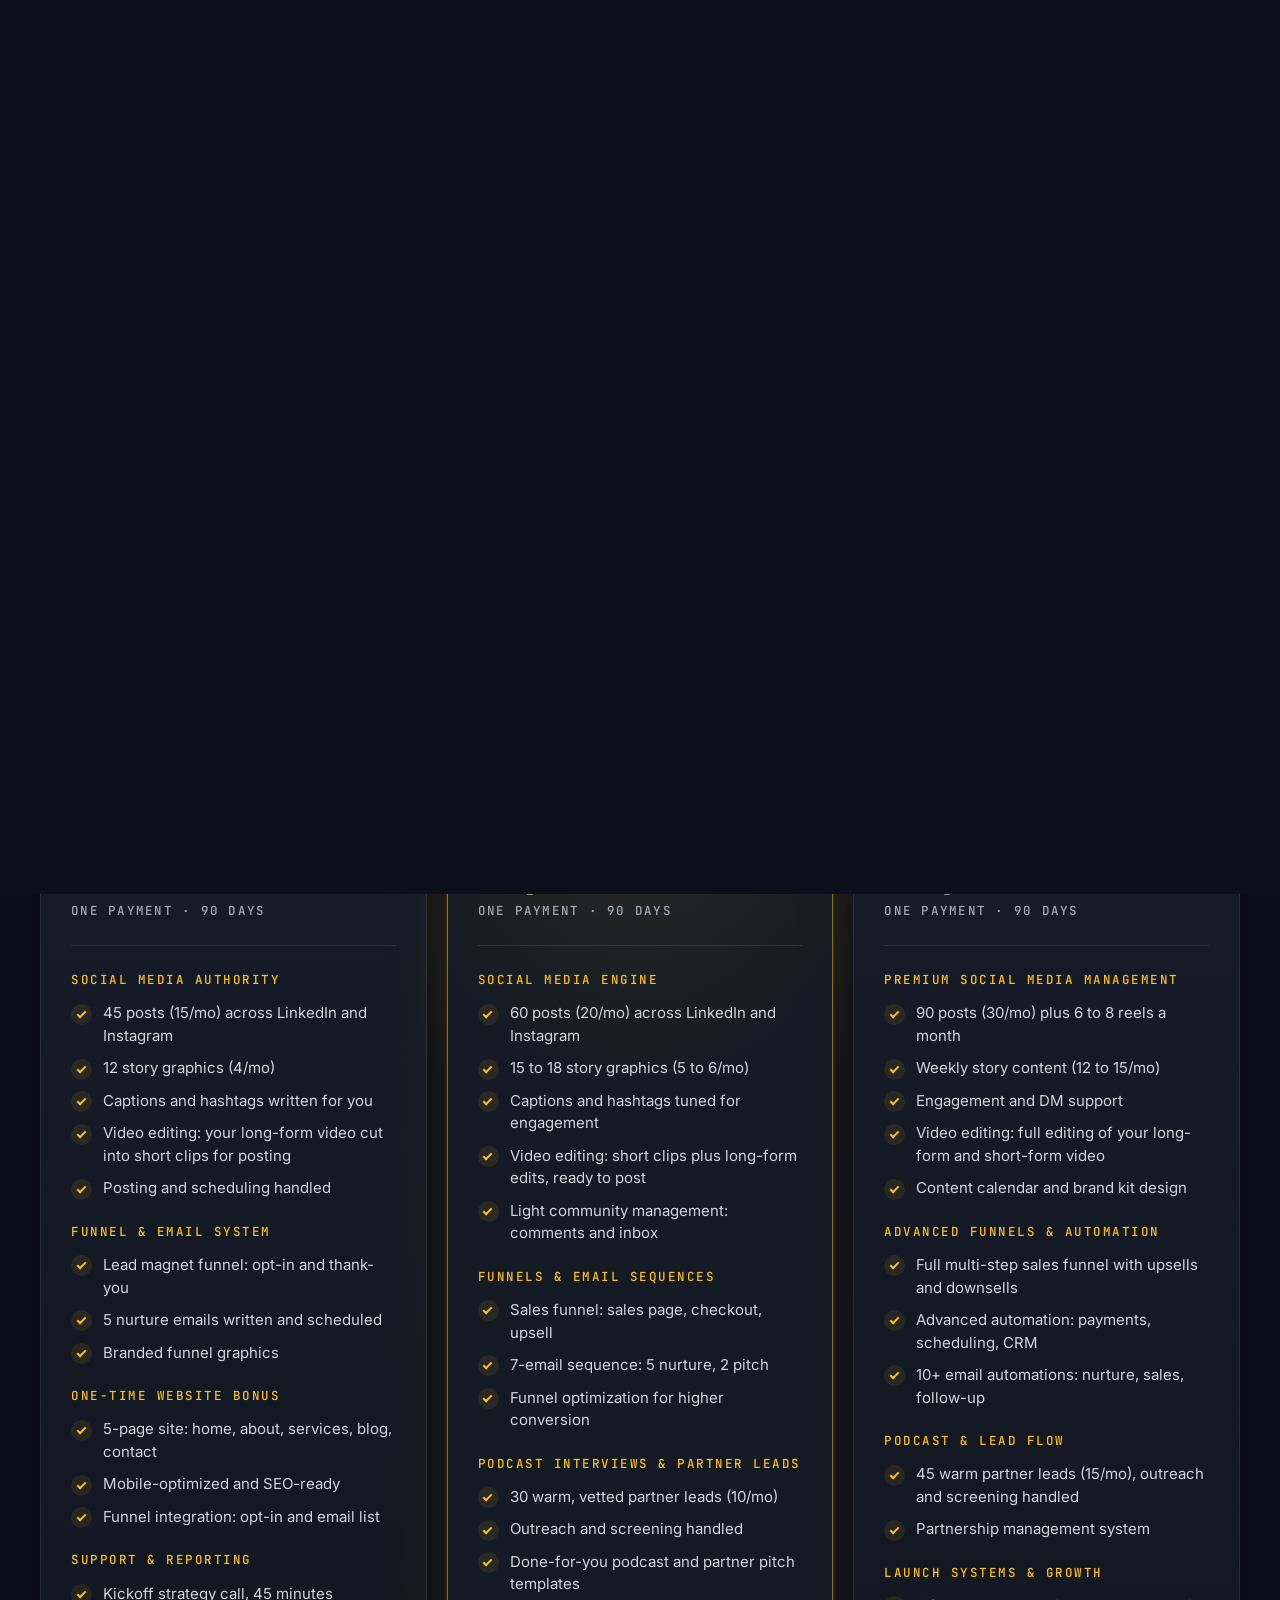
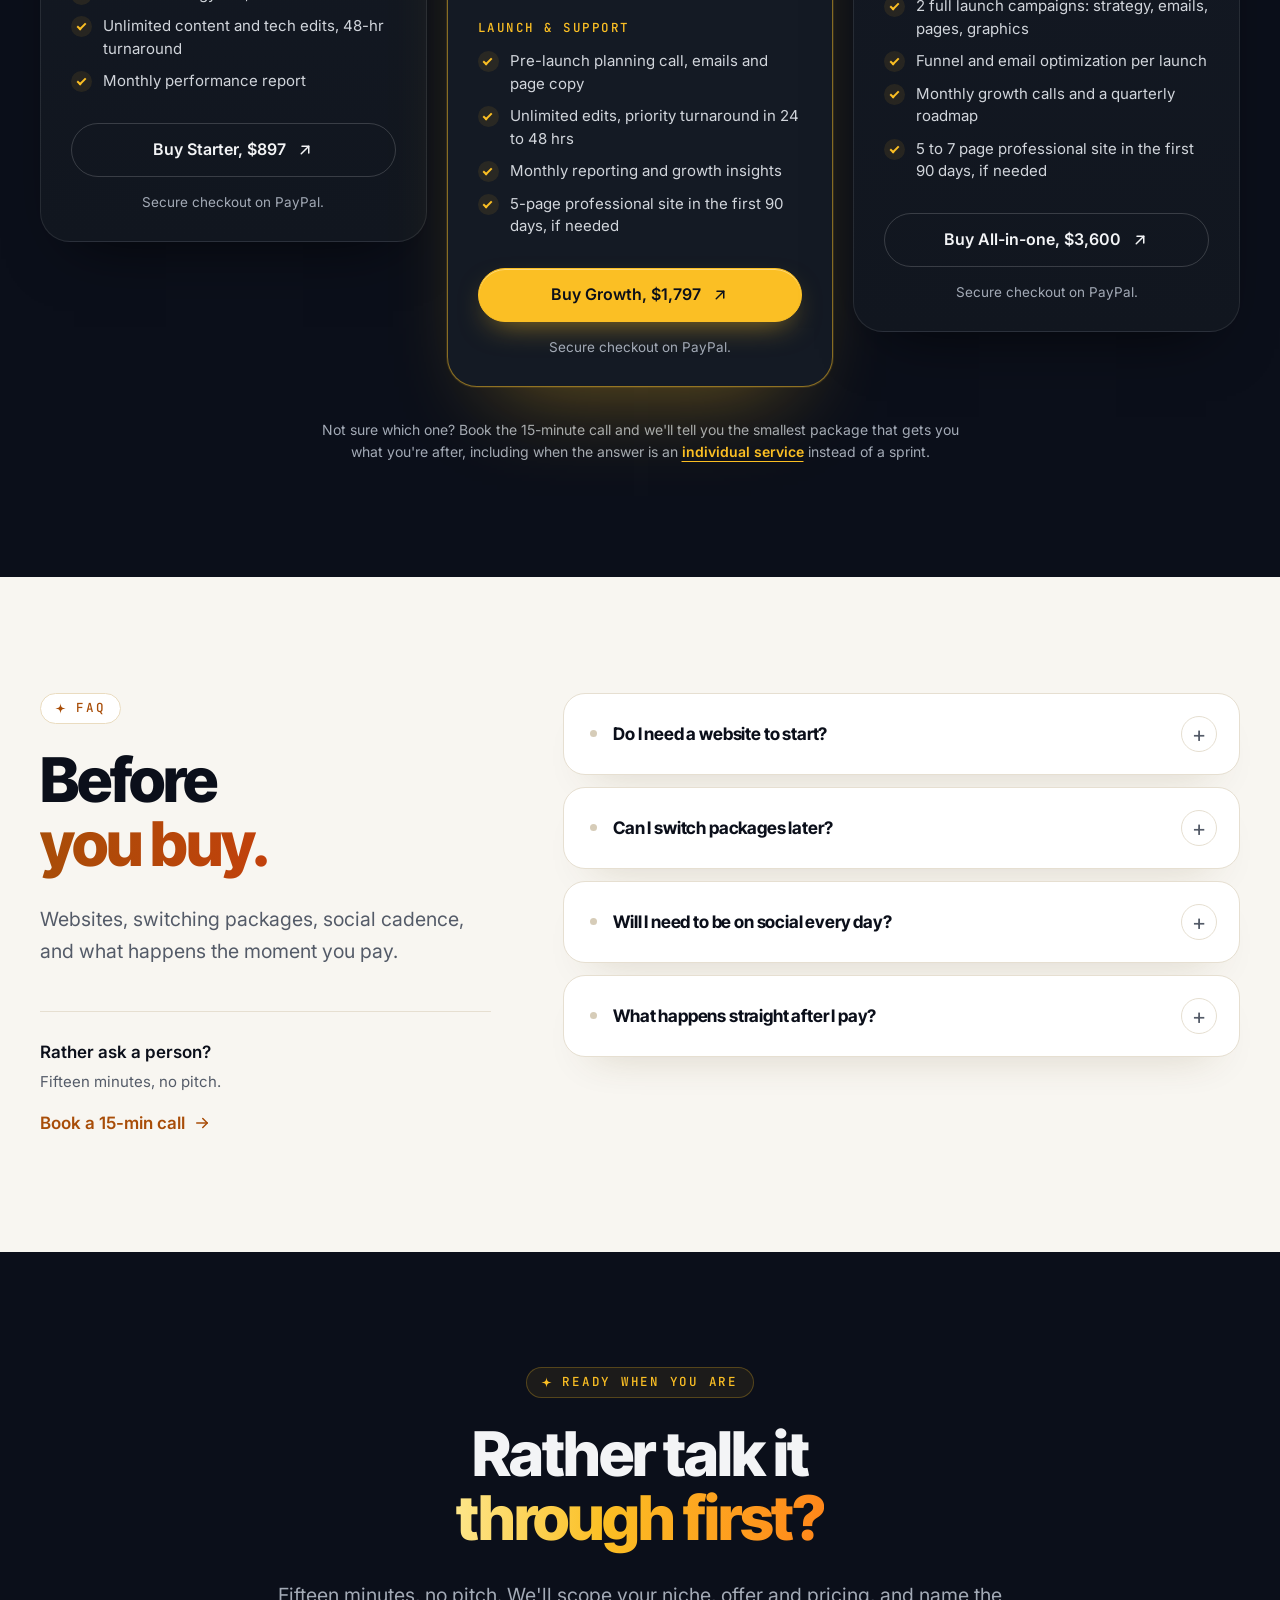
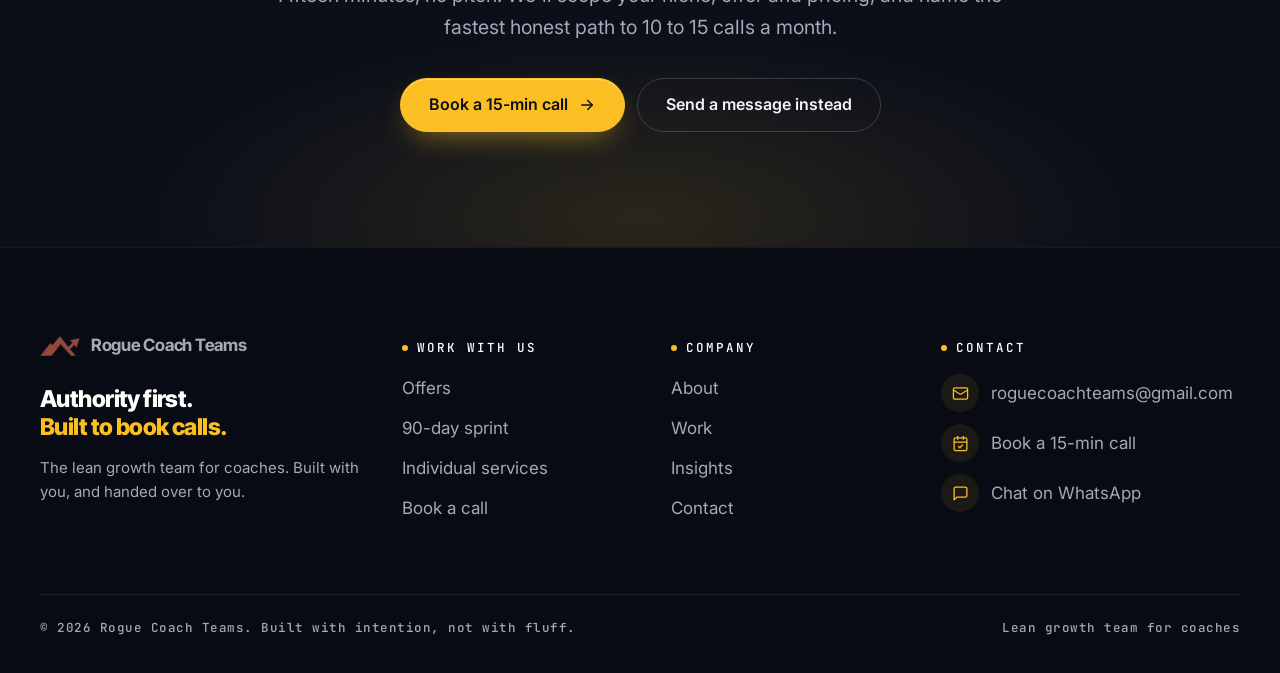
<file: sprint.html>
<!doctype html>
<html lang="en">
<head>
<!-- @head -->
<meta charset="utf-8">
<meta name="viewport" content="width=device-width, initial-scale=1">
<title>The 90-day sprint | Rogue Coach Teams</title>
<meta name="description" content="Ninety days of authority content, a funnel that books calls and podcast interviews and features, shipped weekly and handed over with every file and login. Three packages from $897.">
<link rel="canonical" href="https://roguecoachteams.com/sprint.html">
<meta property="og:title" content="The 90-day sprint | Rogue Coach Teams">
<meta property="og:description" content="Ninety days of authority content, a funnel that books calls and podcast interviews and features, shipped weekly and handed over with every file and login. Three packages from $897.">
<meta property="og:type" content="website">
<meta property="og:url" content="https://roguecoachteams.com/sprint.html">
<meta property="og:image" content="https://roguecoachteams.com/assets/img/v2/fan-center.webp">
<meta name="twitter:card" content="summary_large_image">
<meta name="theme-color" content="#0B0F1A">
<link rel="icon" href="assets/img/logo.png">
<link rel="preconnect" href="https://fonts.googleapis.com">
<link rel="preconnect" href="https://fonts.gstatic.com" crossorigin>
<link href="https://fonts.googleapis.com/css2?family=Inter+Tight:wght@700;800&family=Inter:wght@400;500;600;700&family=JetBrains+Mono:wght@500;600&display=swap" rel="stylesheet">
<link rel="stylesheet" href="assets/css/site.css">
<script>
/* Reveal animations only apply when JS is alive. If site.js never runs,
   the flag is pulled back off and the page renders as plain markup. */
(function(d){d.className+=' js';setTimeout(function(){
  if(!document.body||!document.body.classList.contains('is-ready'))
    d.className=d.className.replace(' js','');},2500);})(document.documentElement);
</script>
<!-- /@head -->
</head>
<body>
<!-- @header -->
<a class="skip" href="#main">Skip to content</a>

<div class="topbar">
  <header class="navbar">
    <a class="brand" href="index.html" aria-label="Rogue Coach Teams, home"><img src="assets/img/v2/mark.png" alt="" width="40" height="20"><span>Rogue Coach Teams</span></a>
    <nav class="nav" aria-label="Primary">
      <a href="services.html">Offers</a>
      <a href="pricing.html">Pricing</a>
      <a href="about.html">About</a>
      <a href="insights.html">Insights</a>
      <a href="contact.html">Contact</a>
    </nav>
    <a class="btn btn--sm" href="https://calendly.com/roguecoachteams/rebel-strategy-call">Book a call <svg class="i" aria-hidden="true"><use href="assets/icons.svg#arrow"/></svg></a>
    <button class="burger" type="button" aria-expanded="false" aria-controls="drawer" aria-label="Menu"><span></span></button>
  </header>
</div>

<nav class="drawer" id="drawer" aria-label="Mobile">
  <a href="services.html">Offers</a>
  <a href="pricing.html">Pricing</a>
  <a href="about.html">About</a>
  <a href="insights.html">Insights</a>
  <a href="contact.html">Contact</a>
  <a class="btn" href="https://calendly.com/roguecoachteams/rebel-strategy-call">Book a 15-min call <svg class="i" aria-hidden="true"><use href="assets/icons.svg#arrow"/></svg></a>
</nav>
<!-- /@header -->

<main id="main">

  <section class="sec dark glow gridbg phero phero--split" aria-labelledby="sprint-h">
    <div class="wrap">
      <div class="inner">
        <div>
          <p class="eyebrow lift" style="--d:40ms"><svg class="i" aria-hidden="true"><use href="assets/icons.svg#spark"/></svg>The 90-day sprint</p>
          <h1 id="sprint-h" class="lift" style="--d:120ms">You coach.<br><span class="grad">We build the engine.</span></h1>
          <p class="lede lift" style="--d:240ms">
            Ninety days of content, funnel and warm-intro outreach, shipped on a weekly cadence.
            Then it's handed over with the files, logins and SOPs, so the machine keeps running
            whether or not we're still in the room.
          </p>
          <div class="cta-row lift" style="--d:340ms">
            <a class="btn" href="https://calendly.com/roguecoachteams/rebel-strategy-call">Book a 15-min call <svg class="i" aria-hidden="true"><use href="assets/icons.svg#arrow"/></svg></a>
            <a class="btn btn--ghost" href="#packages">See the three packages <svg class="i" aria-hidden="true"><use href="assets/icons.svg#arrow-down"/></svg></a>
          </div>
        </div>
        <div class="card card--gold glance lift" style="--d:440ms">
          <p class="kicker">At a glance</p>
          <ul class="ticks">
            <li><strong>About 30 days</strong> to go live, 90 to compound</li>
            <li><strong>All assets and logins</strong> are yours</li>
            <li><strong>Weekly iteration</strong>, edits in 24 to 48 hours</li>
            <li><strong>No ad spend required</strong> to see movement</li>
            <li><strong>30-day support window</strong> after handover</li>
          </ul>
        </div>
      </div>
    </div>
  </section>

  <section class="sec light" aria-labelledby="achieve-h">
    <div class="wrap">
      <div class="head rise">
        <p class="eyebrow"><svg class="i" aria-hidden="true"><use href="assets/icons.svg#spark"/></svg>What the sprint achieves</p>
        <h2 id="achieve-h">Clear positioning, a funnel,<br><span class="grad">and a cadence you can hold.</span></h2>
      </div>
      <div class="grid">
        <article class="card card--hover rise">
          <span class="ico" style="margin-bottom:24px"><svg class="i" aria-hidden="true"><use href="assets/icons.svg#award"/></svg></span>
          <h3>Authority</h3>
          <p>Look credible, sound credible, and get invited to the rooms where people buy. Positioning and proof come before promotion.</p>
        </article>
        <article class="card card--hover rise" style="--d:80ms">
          <span class="ico" style="margin-bottom:24px"><svg class="i" aria-hidden="true"><use href="assets/icons.svg#funnel"/></svg></span>
          <h3>Funnel</h3>
          <p>Clean paths, persuasive copy and the tech actually wired up, so the traffic you already have stops leaking.</p>
        </article>
        <article class="card card--hover rise" style="--d:160ms">
          <span class="ico" style="margin-bottom:24px"><svg class="i" aria-hidden="true"><use href="assets/icons.svg#trend"/></svg></span>
          <h3>Growth</h3>
          <p>Warm-intro outreach and partnerships that expand reach without ad spend. A calendar, not a vanity metric.</p>
        </article>
      </div>
    </div>
  </section>

  <section class="sec dark glow glow--side" aria-labelledby="deliver-h">
    <div class="wrap">
      <div class="head rise">
        <p class="eyebrow"><svg class="i" aria-hidden="true"><use href="assets/icons.svg#spark"/></svg>Deliverables</p>
        <h2 id="deliver-h">What you walk away with,<br><span class="grad">and how we get there.</span></h2>
      </div>
      <div class="grid grid--2">
        <div class="card rise">
          <span class="ico" style="margin-bottom:24px"><svg class="i" aria-hidden="true"><use href="assets/icons.svg#package"/></svg></span>
          <h3 style="font-size:1.5rem;margin-bottom:20px">In 90 days you'll have</h3>
          <ul class="ticks">
            <li>An authority content engine: topics, templates, captions</li>
            <li>A conversion-ready site or funnel: copy, design, tech</li>
            <li>Offer and niche clarity, plus a brand mini-kit</li>
            <li>A podcast and joint venture outreach system: pitch scripts and a shortlist</li>
            <li>Basic automations and calendar workflows</li>
            <li>Every file, login and SOP. You own all of it.</li>
          </ul>
        </div>
        <div class="card rise" style="--d:100ms">
          <span class="ico" style="margin-bottom:24px"><svg class="i" aria-hidden="true"><use href="assets/icons.svg#users"/></svg></span>
          <h3 style="font-size:1.5rem;margin-bottom:20px">How we work with you</h3>
          <ul class="ticks">
            <li>Kickoff strategy workshop, 45 to 60 minutes</li>
            <li>Weekly iteration across content, funnel and outreach</li>
            <li>Clear metrics and check-ins, edits back in 24 to 48 hours</li>
            <li>Light tech assistance and QA before go-live</li>
            <li>Final handover plus a 30-day support window</li>
          </ul>
        </div>
      </div>
    </div>
  </section>

  <section class="sec light light--2" aria-labelledby="timeline-h">
    <div class="wrap">
      <div class="head rise">
        <p class="eyebrow"><svg class="i" aria-hidden="true"><use href="assets/icons.svg#spark"/></svg>The timeline</p>
        <h2 id="timeline-h">Three phases.<br><span class="grad">Fast to launch, then compounding.</span></h2>
      </div>
      <div class="grid">
        <article class="card phase rise">
          <span class="pill">Weeks 1 to 4</span>
          <h3>Map &amp; build</h3>
          <ul class="ticks">
            <li>Offer and niche clarity, KPI targets, a short backlog</li>
            <li>Brand mini-kit: voice, topics, content system</li>
            <li>Home and offer page, opt-in through to the calendar</li>
          </ul>
        </article>
        <article class="card phase rise" style="--d:80ms">
          <span class="pill">Weeks 5 to 8</span>
          <h3>Ship &amp; optimize</h3>
          <ul class="ticks">
            <li>Weekly content, distribution and repurposing</li>
            <li>Email sequence, lead magnet, tech QA</li>
            <li>Podcast and joint venture shortlist, plus pitch scripts</li>
          </ul>
        </article>
        <article class="card phase rise" style="--d:160ms">
          <span class="pill">Weeks 9 to 12</span>
          <h3>Scale &amp; hand off</h3>
          <ul class="ticks">
            <li>Tune the conversion paths, ship the final assets</li>
            <li>Partnership calls and follow-ups</li>
            <li>Handover SOPs and the 30-day support window</li>
          </ul>
        </article>
      </div>
      <p class="tiny rise" style="margin:28px auto 0;max-width:70ch;text-align:center">
        Typical outcome in 90 days is 10 to 15 qualified calls a month, depending on your niche
        and offer. Maria's words on pace are worth repeating: the growth is rarely overnight.
      </p>
    </div>
  </section>

  <!-- ============================================================ PACKAGES -->
  <section class="sec dark glow" id="packages" aria-labelledby="packages-h">
    <div class="wrap">
      <div class="head rise">
        <p class="eyebrow"><svg class="i" aria-hidden="true"><use href="assets/icons.svg#spark"/></svg>Pick your package</p>
        <h2 id="packages-h">Same playbook.<br><span class="grad">Choose the scope.</span></h2>
        <p class="lede">One payment, 90 days, and everything handed over at the end. Ninety days is the minimum we work in, because the whole system needs that long to build and show up. After that it runs month to month.</p>
      </div>

      <div class="tiers">

        <article class="card tier rise">
          <div class="tier__top"><h3>Starter</h3></div>
          <p class="tier__sub">Get visible and launch</p>
          <div class="tier__price">$897</div>
          <p class="tier__per">One payment · 90 days</p>

          <div class="tier__group">
            <h4>Social media authority</h4>
            <ul class="ticks">
              <li>45 posts (15/mo) across LinkedIn and Instagram</li>
              <li>12 story graphics (4/mo)</li>
              <li>Captions and hashtags written for you</li>
              <li>Video editing: your long-form video cut into short clips for posting</li>
              <li>Posting and scheduling handled</li>
            </ul>
          </div>
          <div class="tier__group">
            <h4>Funnel &amp; email system</h4>
            <ul class="ticks">
              <li>Lead magnet funnel: opt-in and thank-you</li>
              <li>5 nurture emails written and scheduled</li>
              <li>Branded funnel graphics</li>
            </ul>
          </div>
          <div class="tier__group">
            <h4>One-time website bonus</h4>
            <ul class="ticks">
              <li>5-page site: home, about, services, blog, contact</li>
              <li>Mobile-optimized and SEO-ready</li>
              <li>Funnel integration: opt-in and email list</li>
            </ul>
          </div>
          <div class="tier__group">
            <h4>Support &amp; reporting</h4>
            <ul class="ticks">
              <li>Kickoff strategy call, 45 minutes</li>
              <li>Unlimited content and tech edits, 48-hr turnaround</li>
              <li>Monthly performance report</li>
            </ul>
          </div>

          <a class="btn btn--ghost btn--wide" href="https://www.paypal.com/ncp/payment/4Q5NZZP7S2XRS" rel="noopener">Buy Starter, $897 <svg class="i" aria-hidden="true"><use href="assets/icons.svg#arrow-up"/></svg></a>
          <p class="tier__note">Secure checkout on PayPal.</p>
        </article>

        <article class="card tier tier--feat rise" style="--d:80ms">
          <div class="tier__top"><h3>Growth</h3><span class="badge">Most chosen</span></div>
          <p class="tier__sub">Leads on demand</p>
          <div class="tier__price">$1,797</div>
          <p class="tier__per">One payment · 90 days</p>

          <div class="tier__group">
            <h4>Social media engine</h4>
            <ul class="ticks">
              <li>60 posts (20/mo) across LinkedIn and Instagram</li>
              <li>15 to 18 story graphics (5 to 6/mo)</li>
              <li>Captions and hashtags tuned for engagement</li>
              <li>Video editing: short clips plus long-form edits, ready to post</li>
              <li>Light community management: comments and inbox</li>
            </ul>
          </div>
          <div class="tier__group">
            <h4>Funnels &amp; email sequences</h4>
            <ul class="ticks">
              <li>Sales funnel: sales page, checkout, upsell</li>
              <li>7-email sequence: 5 nurture, 2 pitch</li>
              <li>Funnel optimization for higher conversion</li>
            </ul>
          </div>
          <div class="tier__group">
            <h4>Podcast interviews &amp; partner leads</h4>
            <ul class="ticks">
              <li>30 warm, vetted partner leads (10/mo)</li>
              <li>Outreach and screening handled</li>
              <li>Done-for-you podcast and partner pitch templates</li>
            </ul>
          </div>
          <div class="tier__group">
            <h4>Launch &amp; support</h4>
            <ul class="ticks">
              <li>Pre-launch planning call, emails and page copy</li>
              <li>Unlimited edits, priority turnaround in 24 to 48 hrs</li>
              <li>Monthly reporting and growth insights</li>
              <li>5-page professional site in the first 90 days, if needed</li>
            </ul>
          </div>

          <a class="btn btn--wide" href="https://www.paypal.com/ncp/payment/4J6W58KC66ZNL" rel="noopener">Buy Growth, $1,797 <svg class="i" aria-hidden="true"><use href="assets/icons.svg#arrow-up"/></svg></a>
          <p class="tier__note">Secure checkout on PayPal.</p>
        </article>

        <article class="card tier rise" style="--d:160ms">
          <div class="tier__top"><h3>All-in-one</h3></div>
          <p class="tier__sub">Done-for-you growth team</p>
          <div class="tier__price">$3,600</div>
          <p class="tier__per">One payment · 90 days</p>

          <div class="tier__group">
            <h4>Premium social media management</h4>
            <ul class="ticks">
              <li>90 posts (30/mo) plus 6 to 8 reels a month</li>
              <li>Weekly story content (12 to 15/mo)</li>
              <li>Engagement and DM support</li>
              <li>Video editing: full editing of your long-form and short-form video</li>
              <li>Content calendar and brand kit design</li>
            </ul>
          </div>
          <div class="tier__group">
            <h4>Advanced funnels &amp; automation</h4>
            <ul class="ticks">
              <li>Full multi-step sales funnel with upsells and downsells</li>
              <li>Advanced automation: payments, scheduling, CRM</li>
              <li>10+ email automations: nurture, sales, follow-up</li>
            </ul>
          </div>
          <div class="tier__group">
            <h4>Podcast &amp; lead flow</h4>
            <ul class="ticks">
              <li>45 warm partner leads (15/mo), outreach and screening handled</li>
              <li>Partnership management system</li>
            </ul>
          </div>
          <div class="tier__group">
            <h4>Launch systems &amp; growth</h4>
            <ul class="ticks">
              <li>2 full launch campaigns: strategy, emails, pages, graphics</li>
              <li>Funnel and email optimization per launch</li>
              <li>Monthly growth calls and a quarterly roadmap</li>
              <li>5 to 7 page professional site in the first 90 days, if needed</li>
            </ul>
          </div>

          <a class="btn btn--ghost btn--wide" href="https://www.paypal.com/ncp/payment/FFKADUKFFGGMJ" rel="noopener">Buy All-in-one, $3,600 <svg class="i" aria-hidden="true"><use href="assets/icons.svg#arrow-up"/></svg></a>
          <p class="tier__note">Secure checkout on PayPal.</p>
        </article>

      </div>

      <p class="tiny rise" style="margin:32px auto 0;max-width:74ch;text-align:center">
        Not sure which one? Book the 15-minute call and we'll tell you the smallest package that
        gets you what you're after, including when the answer is an
        <a class="tlink" href="pricing.html">individual service</a> instead of a sprint.
      </p>
    </div>
  </section>

  <section class="sec light" aria-labelledby="faq-h">
    <div class="wrap faqs">
      <div class="faqs__side rise">
        <p class="eyebrow"><svg class="i" aria-hidden="true"><use href="assets/icons.svg#spark"/></svg>FAQ</p>
        <h2 id="faq-h">Before<br><span class="grad">you buy.</span></h2>
        <p class="lede">Websites, switching packages, social cadence, and what happens the moment you pay.</p>
        <div class="advice">
          <b>Rather ask a person?</b>
          <p>Fifteen minutes, no pitch.</p>
          <a class="arrowlink" href="https://calendly.com/roguecoachteams/rebel-strategy-call">Book a 15-min call <svg class="i" aria-hidden="true"><use href="assets/icons.svg#arrow"/></svg></a>
        </div>
      </div>
      <div class="acc rise" style="--d:100ms">
        <details>
          <summary>Do I need a website to start?</summary>
          <div class="acc__a">No. If you're early we'll ship a minimal funnel and book calls first. Website polish can follow.</div>
        </details>
        <details>
          <summary>Can I switch packages later?</summary>
          <div class="acc__a">Yes. We'll credit relevant work so you don't pay for the same thing twice.</div>
        </details>
        <details>
          <summary>Will I need to be on social every day?</summary>
          <div class="acc__a">No. We set a cadence you can sustain and repurpose to multiply reach. A cadence you abandon in week three is worse than a smaller one you keep.</div>
        </details>
        <details>
          <summary>What happens straight after I pay?</summary>
          <div class="acc__a">PayPal emails you a receipt and emails us the order. We'll be in touch within one business day to book the kickoff workshop and send the intake questions.</div>
        </details>
      </div>
    </div>
  </section>

  <section class="sec dark glow glow--low cta" aria-labelledby="cta-h">
    <div class="wrap rise">
      <p class="eyebrow"><svg class="i" aria-hidden="true"><use href="assets/icons.svg#spark"/></svg>Ready when you are</p>
      <h2 id="cta-h">Rather talk it<br><span class="grad">through first?</span></h2>
      <p class="lede">Fifteen minutes, no pitch. We'll scope your niche, offer and pricing, and name the fastest honest path to 10 to 15 calls a month.</p>
      <div class="cta-row" style="justify-content:center;margin-top:34px">
        <a class="btn" href="https://calendly.com/roguecoachteams/rebel-strategy-call">Book a 15-min call <svg class="i" aria-hidden="true"><use href="assets/icons.svg#arrow"/></svg></a>
        <a class="btn btn--ghost" href="contact.html">Send a message instead</a>
      </div>
    </div>
  </section>

</main>

<!-- @footer -->
<footer class="ftr">
  <div class="wrap">
    <div class="ftr__grid">
      <div>
        <a class="brand" href="index.html" aria-label="Rogue Coach Teams, home"><img src="assets/img/v2/mark.png" alt="" width="40" height="20"><span>Rogue Coach Teams</span></a>
        <p class="ftr__tag">Authority first.<br><span>Built to book calls.</span></p>
        <p class="ftr__small">The lean growth team for coaches. Built with you, and handed over to you.</p>
      </div>
      <div>
        <h4>Work with us</h4>
        <ul>
          <li><a href="services.html">Offers</a></li>
          <li><a href="sprint.html">90-day sprint</a></li>
          <li><a href="pricing.html">Individual services</a></li>
          <li><a href="https://calendly.com/roguecoachteams/rebel-strategy-call">Book a call</a></li>
        </ul>
      </div>
      <div>
        <h4>Company</h4>
        <ul>
          <li><a href="about.html">About</a></li>
          <li><a href="index.html#work">Work</a></li>
          <li><a href="insights.html">Insights</a></li>
          <li><a href="contact.html">Contact</a></li>
        </ul>
      </div>
      <div class="ftr__contact">
        <h4>Contact</h4>
        <ul>
          <li><a href="mailto:roguecoachteams@gmail.com"><span class="ico"><svg class="i" aria-hidden="true"><use href="assets/icons.svg#mail"/></svg></span>roguecoachteams@gmail.com</a></li>
          <li><a href="https://calendly.com/roguecoachteams/rebel-strategy-call"><span class="ico"><svg class="i" aria-hidden="true"><use href="assets/icons.svg#calendar"/></svg></span>Book a 15-min call</a></li>
          <li><a href="https://wa.me/13202911634"><span class="ico"><svg class="i" aria-hidden="true"><use href="assets/icons.svg#message"/></svg></span>Chat on WhatsApp</a></li>
        </ul>
      </div>
    </div>
    <div class="ftr__base">
      <span>&copy; 2026 Rogue Coach Teams. Built with intention, not with fluff.</span>
      <span>Lean growth team for coaches</span>
    </div>
  </div>
</footer>


<a class="wa" href="https://wa.me/13202911634?text=Hi%20Rogue%20Coach%20Teams" target="_blank" rel="noopener" aria-label="Chat with us on WhatsApp"><svg class="i" aria-hidden="true"><use href="assets/icons.svg#message"/></svg><span>Chat on WhatsApp</span></a>
<script src="assets/js/site.js"></script>
<!-- /@footer -->
</body>
</html>
</file>
<file: assets/css/site.css>
/* =====================================================================
   Rogue Coach Teams, site.css (v2)

   Layout language: a floating pill nav, bands that alternate between
   midnight and warm paper, mono eyebrows, one gradient line per heading,
   and real client screenshots set in browser frames.

   Brand (guidelines v1.0): Midnight #0B0F1A, Graphite #151A23,
   Gold #FBBF24, Inter / Inter Tight, pill buttons, 20 to 28px radii,
   soft gold glow instead of hard shadows.

   Every component reads its colours from the band it sits in (.dark or
   .light), so the same card works on both without a variant class.
   ===================================================================== */

/* ------------------------------------------------------------ 1. Tokens */
:root {
  --midnight: #0B0F1A;
  --graphite: #151A23;
  --gold: #FBBF24;
  --gold-6: #E6A400;
  --orange: #FF861A;
  --amber-7: #A84D08;
  --orange-7: #C2410C;
  --paper: #F8F6F1;
  --paper-2: #F1ECE2;

  --f-display: "Inter Tight", "Inter", system-ui, sans-serif;
  --f-body: "Inter", system-ui, -apple-system, "Segoe UI", Roboto, sans-serif;
  --f-mono: "JetBrains Mono", ui-monospace, "SFMono-Regular", Consolas, monospace;

  --wrap: 1200px;
  --gut: 24px;
  --sec-y: clamp(80px, 9vw, 128px);
  --ease: cubic-bezier(0.2, 0.7, 0.2, 1);

  --grad-dark: linear-gradient(92deg, #FDE68A 0%, #FBBF24 40%, #FF861A 100%);
  --grad-light: linear-gradient(92deg, #A84D08 0%, #C2410C 100%);
}

.dark {
  --bg: var(--midnight);
  --fg: #F3F4F6;
  --fg-2: #D1D5DB;
  --mute: #A3AAB6;
  --card: linear-gradient(180deg, #161C28 0%, #11161F 100%);
  --card-solid: #141A24;
  --card-2: rgba(255, 255, 255, 0.035);
  --line: rgba(255, 255, 255, 0.09);
  --line-2: rgba(255, 255, 255, 0.17);
  --accent: var(--gold);
  --grad: var(--grad-dark);
  --eb-fg: var(--gold);
  --eb-bg: rgba(251, 191, 36, 0.07);
  --eb-line: rgba(251, 191, 36, 0.26);
  --icon-bg: rgba(251, 191, 36, 0.09);
  --icon-fg: var(--gold);
  --shadow: 0 30px 60px -34px rgba(0, 0, 0, 0.75);
  --frame-shadow: 0 50px 90px -40px rgba(0, 0, 0, 0.9), 0 0 0 1px rgba(255, 255, 255, 0.08);
  --badge-bg: rgba(251, 191, 36, 0.12);
  --badge-fg: var(--gold);
  --badge-line: rgba(251, 191, 36, 0.32);
  --ghost-bg: transparent;
  --gold-line: rgba(251, 191, 36, 0.42);
  --focus: var(--gold);
  color-scheme: dark;
}

.light {
  --bg: var(--paper);
  --fg: #0B0F1A;
  --fg-2: #1F2937;
  --mute: #545B68;
  --card: #FFFFFF;
  --card-solid: #FFFFFF;
  --card-2: #FBFAF6;
  --line: #E6DFD1;
  --line-2: #D6CCB8;
  --accent: var(--amber-7);
  --grad: var(--grad-light);
  --eb-fg: var(--amber-7);
  --eb-bg: #FFFFFF;
  --eb-line: #EADCC0;
  --icon-bg: #FBF1DC;
  --icon-fg: var(--amber-7);
  --shadow: 0 22px 44px -30px rgba(84, 58, 14, 0.3);
  --frame-shadow: 0 40px 80px -40px rgba(84, 58, 14, 0.45), 0 0 0 1px #E6DFD1;
  --badge-bg: #FBF1DC;
  --badge-fg: var(--amber-7);
  --badge-line: #EBCF95;
  --ghost-bg: #FFFFFF;
  --gold-line: #E9C97F;
  --focus: var(--amber-7);
  color-scheme: light;
}
.light--2 { --bg: var(--paper-2); }

/* ------------------------------------------------------------- 2. Base */
*, *::before, *::after { box-sizing: border-box; }
html { -webkit-text-size-adjust: 100%; scroll-behavior: smooth; scroll-padding-top: 100px; }
body {
  margin: 0;
  background: var(--midnight);
  color: #F3F4F6;
  font-family: var(--f-body);
  font-size: 17px;
  line-height: 1.65;
  -webkit-font-smoothing: antialiased;
  -moz-osx-font-smoothing: grayscale;
  text-rendering: optimizeLegibility;
}
img, video, svg { max-width: 100%; }
img { height: auto; }
a { color: inherit; }
p { margin: 0 0 1em; }
figure { margin: 0; }
button { font: inherit; }
:focus-visible { outline: 2px solid var(--focus, var(--gold)); outline-offset: 3px; border-radius: 6px; }
::selection { background: rgba(251, 191, 36, 0.35); color: inherit; }

.skip {
  position: absolute; left: -9999px; top: 0; z-index: 200;
  background: var(--gold); color: var(--midnight);
  padding: 12px 20px; font-weight: 700; border-radius: 0 0 12px 0;
}
.skip:focus { left: 0; }
.sr-only {
  position: absolute; width: 1px; height: 1px; padding: 0; margin: -1px;
  overflow: hidden; clip: rect(0 0 0 0); white-space: nowrap; border: 0;
}

.wrap { width: 100%; max-width: calc(var(--wrap) + var(--gut) * 2); margin: 0 auto; padding: 0 var(--gut); }
.wrap--narrow { max-width: calc(800px + var(--gut) * 2); }

.i { width: 20px; height: 20px; flex: none; display: inline-block; vertical-align: middle; }

/* ------------------------------------------------------- 3. Typography */
h1, h2, h3, h4 {
  font-family: var(--f-display);
  color: var(--fg);
  margin: 0;
  letter-spacing: -0.02em;
  text-wrap: balance;
}
h1 { font-size: clamp(2.6rem, 1.15rem + 5.6vw, 5.6rem); font-weight: 800; line-height: 1.0; letter-spacing: -0.042em; }
h2 { font-size: clamp(2.1rem, 1.25rem + 3.3vw, 3.85rem); font-weight: 800; line-height: 1.04; letter-spacing: -0.036em; }
h3 { font-size: 1.28rem; font-weight: 700; line-height: 1.25; letter-spacing: -0.016em; }
h4 { font-size: 1.05rem; font-weight: 700; line-height: 1.3; }

.grad {
  background: var(--grad);
  -webkit-background-clip: text;
  background-clip: text;
  color: transparent;
  -webkit-box-decoration-break: clone;
  box-decoration-break: clone;
  padding-bottom: 0.08em;
}
/* In headings the accent line wraps as its own balanced block, so a long
   second line never strands one word. */
h1 .grad, h2 .grad { display: inline-block; text-wrap: balance; }

.lede {
  font-size: clamp(1.06rem, 0.98rem + 0.32vw, 1.22rem);
  line-height: 1.65;
  color: var(--mute);
  max-width: 62ch;
  margin: 0;
}
.lede b, .lede strong { color: var(--fg); font-weight: 600; }

.eyebrow {
  display: inline-flex; align-items: center; gap: 9px;
  padding: 8px 15px 8px 13px;
  border-radius: 999px;
  background: var(--eb-bg);
  border: 1px solid var(--eb-line);
  color: var(--eb-fg);
  font: 500 12.5px/1 var(--f-mono);
  letter-spacing: 0.14em;
  text-transform: uppercase;
  margin: 0 0 24px;
}
.eyebrow .i { width: 13px; height: 13px; }

.kicker {
  font: 500 12.5px/1.3 var(--f-mono);
  letter-spacing: 0.13em;
  text-transform: uppercase;
  color: var(--accent);
  margin: 0 0 10px;
}
.tiny { font-size: 14px; color: var(--mute); line-height: 1.55; }
.tlink {
  color: var(--accent);
  text-decoration: underline;
  text-decoration-thickness: 1px;
  text-underline-offset: 4px;
  font-weight: 600;
}
.tlink:hover { text-decoration-thickness: 2px; }
.arrowlink {
  display: inline-flex; align-items: center; gap: 8px;
  color: var(--accent); font-weight: 600; text-decoration: none;
}
.arrowlink .i { width: 18px; height: 18px; transition: transform 0.25s var(--ease); }
.arrowlink:hover .i { transform: translateX(4px); }

/* ---------------------------------------------------------- 4. Buttons */
.btn {
  display: inline-flex; align-items: center; justify-content: center; gap: 10px;
  min-height: 54px; padding: 0 28px;
  border-radius: 999px;
  border: 1px solid var(--gold);
  background: var(--gold);
  color: var(--midnight);
  font: 600 16px/1.2 var(--f-body);
  text-decoration: none;
  white-space: nowrap;
  max-width: 100%;
  cursor: pointer;
  box-shadow: 0 12px 30px -12px rgba(251, 191, 36, 0.6), inset 0 1px 0 rgba(255, 255, 255, 0.4);
  transition: transform 0.25s var(--ease), box-shadow 0.25s var(--ease), background 0.25s, border-color 0.25s, color 0.25s;
}
.btn:hover { transform: translateY(-2px); background: #FCC93F; box-shadow: 0 18px 36px -12px rgba(251, 191, 36, 0.75), inset 0 1px 0 rgba(255, 255, 255, 0.4); }
.btn .i { width: 18px; height: 18px; transition: transform 0.25s var(--ease); }
.btn:hover .i { transform: translateX(3px); }
.btn--ghost {
  background: var(--ghost-bg, transparent);
  color: var(--fg);
  border-color: var(--line-2);
  box-shadow: none;
}
.btn--ghost:hover { background: var(--ghost-bg, var(--card-2)); border-color: var(--fg); box-shadow: none; }
.btn--sm { min-height: 44px; padding: 0 20px; font-size: 14.5px; }
.btn--wide { width: 100%; }
.btn[disabled] { opacity: 0.6; pointer-events: none; }

.cta-row { display: flex; flex-wrap: wrap; gap: 12px; align-items: center; }

/* -------------------------------------------------------------- 5. Nav */
/* The drawer is a sibling of .navbar, never a descendant: backdrop-filter
   makes an element the containing block for its fixed children. */
.topbar {
  position: fixed; top: 14px; left: 0; right: 0; z-index: 60;
  padding: 0 16px;
  pointer-events: none;
}
.navbar {
  pointer-events: auto;
  max-width: 1240px; height: 66px; margin: 0 auto;
  display: flex; align-items: center; gap: 20px;
  padding: 0 10px 0 22px;
  border-radius: 999px;
  background: rgba(12, 17, 29, 0.74);
  -webkit-backdrop-filter: blur(18px) saturate(150%);
  backdrop-filter: blur(18px) saturate(150%);
  border: 1px solid rgba(255, 255, 255, 0.1);
  box-shadow: 0 18px 44px -20px rgba(0, 0, 0, 0.6), inset 0 1px 0 rgba(255, 255, 255, 0.06);
  transition: background 0.3s, box-shadow 0.3s;
}
.topbar.is-stuck .navbar { background: rgba(10, 14, 24, 0.9); }
.brand {
  display: inline-flex; align-items: center; gap: 11px;
  color: #FFFFFF; text-decoration: none;
  font: 700 17px/1 var(--f-display); letter-spacing: -0.015em;
  white-space: nowrap;
}
.brand img { width: 40px; height: auto; display: block; }
.nav { display: flex; align-items: center; gap: 2px; margin: 0 auto; }
.nav a {
  color: #C3C9D4; text-decoration: none;
  font: 500 15px/1 var(--f-body);
  padding: 11px 15px; border-radius: 999px;
  transition: color 0.2s, background 0.2s;
}
.nav a:hover { color: #FFFFFF; background: rgba(255, 255, 255, 0.06); }
.nav a[aria-current="page"] { color: #FFFFFF; background: rgba(255, 255, 255, 0.09); }
.navbar .btn { margin-left: 0; }

.burger {
  display: none; margin-left: auto;
  width: 46px; height: 46px; border-radius: 50%;
  border: 1px solid rgba(255, 255, 255, 0.16); background: transparent;
  cursor: pointer; padding: 0; align-items: center; justify-content: center;
}
.burger span, .burger span::before, .burger span::after {
  display: block; width: 18px; height: 1.6px; background: #FFFFFF; position: relative;
  transition: transform 0.3s var(--ease), background 0.2s;
}
.burger span::before, .burger span::after { content: ""; position: absolute; left: 0; }
.burger span::before { top: -6px; }
.burger span::after { top: 6px; }
.burger[aria-expanded="true"] span { background: transparent; }
.burger[aria-expanded="true"] span::before { transform: translateY(6px) rotate(45deg); }
.burger[aria-expanded="true"] span::after { transform: translateY(-6px) rotate(-45deg); }

.drawer {
  position: fixed; inset: 0; z-index: 55;
  display: none; flex-direction: column;
  padding: 104px 24px 32px;
  background: #080B13;
  overflow-y: auto;
}
.drawer.is-open { display: flex; }
.drawer a:not(.btn) {
  color: #FFFFFF; text-decoration: none;
  font: 700 1.6rem/1.2 var(--f-display); letter-spacing: -0.025em;
  padding: 16px 4px; border-bottom: 1px solid rgba(255, 255, 255, 0.08);
}
.drawer a[aria-current="page"] { color: var(--gold); }
.drawer .btn { margin-top: 28px; }

/* ---------------------------------------------------------- 6. Bands */
.sec {
  position: relative;
  isolation: isolate;
  background: var(--bg);
  color: var(--fg);
  padding: var(--sec-y) 0;
  overflow: hidden;
}
.sec--flush-top { padding-top: 0; }
.sec--tight { padding: calc(var(--sec-y) * 0.72) 0; }

/* One soft warm light per band, never a hard shadow. */
.glow::before {
  content: ""; position: absolute; z-index: -1; pointer-events: none;
  left: 50%; top: -30%; width: min(1400px, 140%); height: 90%;
  transform: translateX(-50%);
  background: radial-gradient(50% 50% at 50% 50%, rgba(251, 191, 36, 0.13), transparent 70%);
}
.glow--low::before { top: auto; bottom: -40%; }
.glow--side::before { left: 12%; top: -10%; width: 900px; height: 900px; }
.light.glow::before { background: radial-gradient(50% 50% at 50% 50%, rgba(251, 191, 36, 0.16), transparent 70%); }

/* Faint engineering grid, faded out toward the edges. */
.gridbg::after {
  content: ""; position: absolute; inset: 0; z-index: -1; pointer-events: none;
  background-image:
    linear-gradient(rgba(255, 255, 255, 0.04) 1px, transparent 1px),
    linear-gradient(90deg, rgba(255, 255, 255, 0.04) 1px, transparent 1px);
  background-size: 64px 64px;
  -webkit-mask-image: radial-gradient(60% 55% at 50% 28%, #000 20%, transparent 75%);
  mask-image: radial-gradient(60% 55% at 50% 28%, #000 20%, transparent 75%);
}

/* Section heads */
.head { max-width: 780px; margin: 0 auto 64px; text-align: center; }
.head .lede { margin: 22px auto 0; }
.head--left { margin-left: 0; text-align: left; }
.head--left .lede { margin-left: 0; }
.head--split {
  display: grid; grid-template-columns: 1.15fr 0.85fr; gap: 56px; align-items: end;
  max-width: none; text-align: left; margin: 0 0 64px;
}
.note::before {
  content: ""; display: block; width: 52px; height: 2px; margin-bottom: 20px;
  background: var(--grad); border-radius: 2px;
}
.note p { color: var(--mute); margin: 0 0 12px; }
.note p:first-child { color: var(--fg); font-weight: 600; font-size: 1.08rem; }

/* ------------------------------------------------------ 7. Home hero */
.hero { padding: 176px 0 var(--sec-y); text-align: center; }
.hero h1 { font-size: clamp(2.6rem, 1rem + 4.7vw, 5.2rem); max-width: 17ch; margin: 0 auto; }
.hero .lede { margin: 28px auto 0; max-width: 60ch; }
.hero .cta-row { justify-content: center; margin-top: 36px; }

/* Three client sites, fanned. */
.fan {
  position: relative;
  max-width: 1120px; margin: 76px auto 0;
  height: clamp(250px, 40vw, 540px);
}
.frame {
  position: relative;
  margin: 0;
  border-radius: 18px; overflow: hidden;
  background: #FFFFFF;
  box-shadow: var(--frame-shadow);
}
.frame__bar {
  height: 30px; display: flex; align-items: center; gap: 7px; padding: 0 14px;
  background: #EDEFF3; border-bottom: 1px solid #DDE1E7;
}
.frame__bar i { width: 10px; height: 10px; border-radius: 50%; background: #CDD2DA; }
.frame__bar i:first-child { background: #F2A7A0; }
.frame__bar i:nth-child(2) { background: #F4D08B; }
.frame__bar i:nth-child(3) { background: #A9DDB0; }
.frame__bar span {
  margin-left: 12px; height: 16px; flex: 1; max-width: 260px; border-radius: 999px; background: #FFFFFF;
}
.frame img { display: block; width: 100%; aspect-ratio: 16 / 10; object-fit: cover; object-position: top; }

.fan .frame { position: absolute; top: 0; }
.fan .frame--c { left: 50%; width: 64%; z-index: 3; --rest: translateX(-50%); transform: var(--rest); }
.fan .frame--l { left: 0; width: 46%; top: 12%; z-index: 2; --rest: rotate(-6deg); transform: var(--rest); }
.fan .frame--r { right: 0; width: 46%; top: 12%; z-index: 2; --rest: rotate(6deg); transform: var(--rest); }

.stats {
  position: relative; z-index: 5;
  display: grid; grid-template-columns: repeat(3, 1fr);
  max-width: 1000px; margin: 8px auto 0;
  border: 1px solid var(--line); border-radius: 26px;
  background: rgba(21, 26, 35, 0.72);
  -webkit-backdrop-filter: blur(10px); backdrop-filter: blur(10px);
  text-align: left;
}
.stat { padding: 28px 30px; }
.stat + .stat { border-left: 1px solid var(--line); }
.stat__n {
  font: 800 clamp(2rem, 1.4rem + 1.6vw, 2.7rem)/1 var(--f-display);
  letter-spacing: -0.035em; color: var(--fg);
}
.stat__n em { font-style: normal; color: var(--accent); }
.stat__l { margin: 10px 0 0; color: var(--mute); font-size: 15px; line-height: 1.45; }

/* ---------------------------------------------------- 8. Page hero */
.phero { padding: 180px 0 104px; text-align: center; }
.phero h1 { font-size: clamp(2.5rem, 1.2rem + 4.8vw, 4.9rem); max-width: 15ch; margin: 0 auto; }
.phero .lede { margin: 26px auto 0; }
.phero .cta-row { justify-content: center; margin-top: 34px; }
.phero--split { text-align: left; }
.phero--split .inner { display: grid; grid-template-columns: 1.2fr 0.8fr; gap: 56px; align-items: center; }
.phero--split h1 { margin: 0; }
.phero--split .lede { margin-left: 0; }
.phero--split .cta-row { justify-content: flex-start; }
.phero__meta { margin-top: 22px; font: 500 13px/1.4 var(--f-mono); letter-spacing: 0.08em; color: var(--mute); text-transform: uppercase; }

/* ------------------------------------------------- 9. Generic cards */
.card {
  position: relative;
  background: var(--card);
  border: 1px solid var(--line);
  border-radius: 24px;
  padding: 30px;
  box-shadow: var(--shadow);
  transition: transform 0.35s var(--ease), border-color 0.35s;
}
.card h3 { margin-bottom: 10px; }
/* :where() keeps these at element weight, so .kicker, .tier__per and friends win. */
:where(.card) p { color: var(--mute); margin: 0; }
:where(.card) p + p { margin-top: 12px; }
.card--hover:hover { transform: translateY(-4px); border-color: var(--line-2); }
.card--gold { border-color: var(--gold-line); box-shadow: 0 0 0 1px rgba(251, 191, 36, 0.1), 0 40px 80px -44px rgba(251, 191, 36, 0.45); }

.ico {
  width: 50px; height: 50px; border-radius: 50%;
  display: grid; place-items: center;
  background: var(--icon-bg); color: var(--icon-fg);
  border: 1px solid var(--line);
  flex: none;
}
.ico .i { width: 22px; height: 22px; }
.ico--sq { border-radius: 14px; }

.num {
  font: 500 12.5px/1 var(--f-mono); color: var(--mute);
  padding: 7px 11px; border-radius: 999px;
  background: var(--card-2); border: 1px solid var(--line);
}
.pill {
  display: inline-flex; align-items: center; gap: 7px;
  font: 500 12.5px/1 var(--f-mono); letter-spacing: 0.08em; text-transform: uppercase;
  padding: 8px 12px; border-radius: 999px;
  background: var(--eb-bg); border: 1px solid var(--eb-line); color: var(--eb-fg);
}
.badge {
  display: inline-flex; align-items: center; white-space: nowrap; flex: none;
  font: 600 13px/1 var(--f-body);
  padding: 7px 13px; border-radius: 999px;
  background: var(--badge-bg); color: var(--badge-fg);
  border: 1px solid var(--badge-line);
}

.grid { display: grid; gap: 20px; grid-template-columns: repeat(3, 1fr); }
.grid--2 { grid-template-columns: repeat(2, 1fr); }
.grid--4 { grid-template-columns: repeat(4, 1fr); }

.split { display: grid; grid-template-columns: 1fr 1fr; gap: 64px; align-items: center; }
.split--top { align-items: start; }
.split--5-7 { grid-template-columns: 5fr 7fr; }
.split--7-5 { grid-template-columns: 7fr 5fr; }

/* Check lists: the tick is drawn, so it takes the band's accent. */
.ticks { list-style: none; padding: 0; margin: 0; display: grid; gap: 13px; }
.ticks li { position: relative; padding-left: 32px; color: var(--fg-2); line-height: 1.5; }
.ticks li::before {
  content: ""; position: absolute; left: 0; top: 0.08em;
  width: 21px; height: 21px; border-radius: 50%; background: var(--icon-bg);
}
.ticks li::after {
  content: ""; position: absolute; left: 7.5px; top: calc(0.08em + 5px);
  width: 5px; height: 9px;
  border: solid var(--accent); border-width: 0 2px 2px 0;
  transform: rotate(45deg);
}
.ticks strong { color: var(--fg); }

/* ------------------------------------------------ 10. Problem cards */
.pcards { display: grid; grid-template-columns: repeat(2, 1fr); gap: 20px; max-width: 1060px; margin: 0 auto; }
.pcard { padding: 30px 32px 34px; border-radius: 28px; }
.pcard__top { display: flex; justify-content: space-between; align-items: center; margin-bottom: 28px; }
.pcard h3 { font-size: 1.5rem; margin-bottom: 12px; }

/* Signal line: the one path on the site that animates. A coach's
   visibility over time, flat and silent, then a rhythm, then a climb. */
.signal-wrap { max-width: 1060px; margin: 0 auto 56px; }
.signal { display: block; width: 100%; height: auto; overflow: visible; }
.signal__flat { fill: none; stroke: var(--line-2); stroke-width: 2; stroke-linecap: round; stroke-dasharray: 3 8; }
.signal__path {
  fill: none; stroke: var(--accent); stroke-width: 2.6; stroke-linecap: round; stroke-linejoin: round;
  stroke-dasharray: var(--len, 1200); stroke-dashoffset: var(--len, 1200);
}
.signal__dot { fill: var(--accent); opacity: 0; transform-box: fill-box; transform-origin: center; }
.signal.is-live .signal__path { animation: draw 2s var(--ease) forwards; }
.signal.is-live .signal__dot { animation: pop 0.5s var(--ease) 1.7s forwards; }
.signal__caps {
  display: flex; justify-content: space-between; gap: 16px; margin-top: 12px;
  font: 500 12.5px/1 var(--f-mono); letter-spacing: 0.14em; text-transform: uppercase; color: var(--mute);
}
.signal__caps b { color: var(--accent); font-weight: 500; }
@keyframes draw { to { stroke-dashoffset: 0; } }
@keyframes pop { from { opacity: 0; transform: scale(0.2); } to { opacity: 1; transform: scale(1); } }

/* ----------------------------------------------- 11. Why + method */
.why { display: grid; grid-template-columns: 1fr 1fr; gap: 64px; align-items: start; }
.why__copy > p:not(.eyebrow) { color: var(--mute); font-size: 1.12rem; margin: 0 0 14px; max-width: 46ch; }
.why__copy > p.strong { color: var(--fg); font-weight: 600; }
.minis { display: grid; grid-template-columns: 1fr 1fr; gap: 14px; margin-top: 38px; }
.mini { padding: 22px 22px 24px; border-radius: 22px; }
.mini .ico { width: 42px; height: 42px; margin-bottom: 18px; }
.mini .ico .i { width: 19px; height: 19px; }
.mini h3 { font-size: 1.06rem; margin-bottom: 6px; }
.mini p { font-size: 14.5px; line-height: 1.5; }

.method {
  background: var(--card); border: 1px solid var(--line); border-radius: 32px;
  padding: 36px 34px 26px; box-shadow: var(--shadow);
  position: sticky; top: 110px;
}
.light .method { box-shadow: 0 50px 90px -50px rgba(84, 58, 14, 0.45); }
.method__h { font-size: 1.45rem; }
.method__sub { color: var(--mute); margin: 8px 0 26px; padding-bottom: 24px; border-bottom: 1px solid var(--line); font-size: 15.5px; }
.msteps { list-style: none; margin: 0; padding: 0; }
.mstep { display: grid; grid-template-columns: 50px 1fr; gap: 16px; position: relative; padding-bottom: 14px; }
.mstep:not(:last-child)::before {
  content: ""; position: absolute; left: 24.5px; top: 52px; bottom: 2px; width: 1px; background: var(--line-2);
}
.mstep .ico { background: var(--card-solid); box-shadow: 0 8px 18px -10px rgba(0, 0, 0, 0.3); }
.mstep__box { background: var(--card-2); border: 1px solid var(--line); border-radius: 18px; padding: 15px 18px 16px; }
.mstep__t { display: flex; align-items: baseline; gap: 10px; flex-wrap: wrap; }
.mstep__t b { font: 700 1.08rem/1.2 var(--f-display); color: var(--fg); letter-spacing: -0.01em; }
.mstep__t span { font: 500 12.5px/1 var(--f-mono); letter-spacing: 0.1em; text-transform: uppercase; color: var(--mute); }
.mstep__t .mstep__n { margin-left: auto; color: var(--accent); }
.mstep p { margin: 6px 0 0; font-size: 14.5px; line-height: 1.5; color: var(--mute); }

/* ------------------------------------------- 12. Spotlight (video) */
.spot { display: grid; grid-template-columns: 5fr 7fr; gap: 64px; align-items: center; }
.spot blockquote {
  margin: 30px 0 0; padding: 22px 24px;
  border-radius: 20px; border: 1px solid var(--line); background: var(--card-2);
  font: 500 1.12rem/1.55 var(--f-body); color: var(--fg);
}
.spot blockquote em { font-style: normal; color: var(--accent); }
.spot blockquote footer { margin-top: 12px; font: 500 12.5px/1.3 var(--f-mono); letter-spacing: 0.1em; text-transform: uppercase; color: var(--mute); }

.vid {
  position: relative; border-radius: 28px; overflow: hidden;
  background: #000; aspect-ratio: 16 / 9;
  border: 1px solid var(--line-2);
  box-shadow: 0 60px 110px -50px rgba(0, 0, 0, 0.95), 0 0 0 6px rgba(251, 191, 36, 0.05);
}
.vid video { position: absolute; inset: 0; width: 100%; height: 100%; object-fit: cover; display: block; }
.vid__play {
  position: absolute; inset: 0; z-index: 2;
  display: grid; place-items: center;
  border: 0; padding: 0; cursor: pointer;
  background: linear-gradient(to top, rgba(8, 11, 19, 0.82) 0%, rgba(8, 11, 19, 0.1) 55%);
}
.vid__ring {
  width: 86px; height: 86px; border-radius: 50%;
  display: grid; place-items: center;
  background: var(--gold); color: var(--midnight);
  box-shadow: 0 0 0 12px rgba(251, 191, 36, 0.16), 0 24px 40px -12px rgba(251, 191, 36, 0.6);
  transition: transform 0.3s var(--ease), box-shadow 0.3s;
}
.vid__ring .i { width: 30px; height: 30px; margin-left: 4px; }
.vid__play:hover .vid__ring { transform: scale(1.07); box-shadow: 0 0 0 16px rgba(251, 191, 36, 0.14), 0 24px 40px -12px rgba(251, 191, 36, 0.7); }
.vid__bar {
  position: absolute; left: 16px; right: 16px; bottom: 16px; z-index: 3;
  display: flex; justify-content: space-between; align-items: center; gap: 12px;
  padding: 13px 18px; border-radius: 16px;
  background: rgba(8, 11, 19, 0.78);
  -webkit-backdrop-filter: blur(10px); backdrop-filter: blur(10px);
  border: 1px solid rgba(255, 255, 255, 0.1);
  pointer-events: none;
}
.vid__bar small { display: block; font: 500 12.5px/1.2 var(--f-mono); letter-spacing: 0.12em; text-transform: uppercase; color: #A3AAB6; margin-bottom: 4px; }
.vid__bar b { color: #FFFFFF; font: 600 15.5px/1.2 var(--f-body); }
.live { display: inline-flex; align-items: center; gap: 8px; font: 500 12.5px/1 var(--f-mono); letter-spacing: 0.1em; text-transform: uppercase; color: var(--gold); white-space: nowrap; }
.live::before { content: ""; width: 7px; height: 7px; border-radius: 50%; background: var(--gold); box-shadow: 0 0 0 4px rgba(251, 191, 36, 0.22); }
.vid.is-playing .vid__bar { display: none; }

.outcomes { display: grid; grid-template-columns: repeat(4, 1fr); gap: 16px; margin-top: 64px; }
.outcome { padding: 24px; border-radius: 22px; }
.outcome .ico { width: 44px; height: 44px; margin-bottom: 18px; border-radius: 13px; }
.outcome .ico .i { width: 20px; height: 20px; }
.outcome h3 { font-size: 1.1rem; margin-bottom: 6px; }
.outcome p { font-size: 15px; line-height: 1.5; }

/* ---------------------------------------------- 13. Before / after */
.ba { display: grid; grid-template-columns: 1fr 1fr; gap: 28px; max-width: 1120px; margin: 0 auto; align-items: start; }
.ba figure { margin: 0; }
.ba .frame img { aspect-ratio: 16 / 10; }
.ba__tag {
  position: absolute; bottom: 16px; left: 16px; z-index: 2;
  font: 600 12.5px/1 var(--f-mono); letter-spacing: 0.16em; text-transform: uppercase;
  padding: 8px 13px; border-radius: 999px;
  background: rgba(11, 15, 26, 0.85); color: #FFFFFF;
}
.ba__tag--after { background: var(--gold); color: var(--midnight); }
.ba figcaption { margin-top: 18px; color: var(--mute); font-size: 15.5px; line-height: 1.55; max-width: 48ch; }
.ba figcaption b { color: var(--fg); font-weight: 600; }
.ba figure:last-child { margin-top: 56px; }

/* --------------------------------------------------- 14. Work grid */
.work { display: grid; grid-template-columns: repeat(3, 1fr); gap: 28px 24px; }
.wcard .frame img { aspect-ratio: 4 / 5; object-position: 50% 0; transition: object-position 6s linear; }
.wcard:hover .frame img { object-position: 50% 100%; }
.wcard__meta { display: flex; justify-content: space-between; align-items: baseline; gap: 12px; margin-top: 18px; }
.wcard h3 { font-size: 1.25rem; }
.wcard .kicker { margin: 0; color: var(--mute); }

/* ------------------------------------------------------ 15. Lanes */
.lanes { display: grid; grid-template-columns: repeat(2, 1fr); gap: 20px; }
.lane { display: flex; flex-direction: column; padding: 34px; border-radius: 28px; }
.lane:hover { border-color: rgba(251, 191, 36, 0.35); transform: translateY(-4px); }
.lane .ico { margin-bottom: 26px; }
.lane h3 { font-size: 1.55rem; margin-bottom: 12px; }
.lane p { margin-bottom: 26px; }
.lane__foot {
  margin-top: auto; padding-top: 20px; border-top: 1px solid var(--line);
  display: flex; align-items: center; justify-content: space-between; gap: 12px; flex-wrap: wrap;
}
.lane__foot span { font: 500 12.5px/1.2 var(--f-mono); letter-spacing: 0.1em; text-transform: uppercase; color: var(--mute); }
.lane__foot b { color: var(--fg); font-weight: 600; font-size: 15px; }
.lane--q {
  background: radial-gradient(90% 70% at 100% 0%, rgba(251, 191, 36, 0.14), transparent 60%), var(--card-solid);
  border-color: rgba(251, 191, 36, 0.3);
}

/* ------------------------------------------------------ 16. Paths */
.paths { display: grid; grid-template-columns: 1fr 1fr; gap: 24px; max-width: 1060px; margin: 0 auto; }
.path { display: flex; flex-direction: column; padding: 38px 36px; border-radius: 32px; }
.path.dark {
  background: radial-gradient(90% 60% at 100% 0%, rgba(251, 191, 36, 0.16), transparent 60%), var(--midnight);
  border-color: rgba(251, 191, 36, 0.35);
  color: var(--fg);
  box-shadow: 0 50px 90px -50px rgba(11, 15, 26, 0.7);
}
.path__top { display: flex; justify-content: space-between; align-items: center; gap: 12px; margin-bottom: 22px; }
.path h3 { font-size: 1.6rem; }
.path__price { font: 800 clamp(2.5rem, 2rem + 1.6vw, 3.3rem)/1 var(--f-display); letter-spacing: -0.045em; color: var(--fg); margin: 18px 0 8px; }
.path__price span { font-size: 0.42em; letter-spacing: -0.02em; color: var(--mute); font-weight: 700; }
.path__per { font: 500 12.5px/1.3 var(--f-mono); letter-spacing: 0.1em; text-transform: uppercase; color: var(--mute); }
.path > p { color: var(--mute); margin: 22px 0 0; }
.path .ticks { margin: 26px 0 32px; }
.path .btn { margin-top: auto; }

/* ------------------------------------------------ 17. Photo card */
.photo {
  position: relative; border-radius: 30px; overflow: hidden;
  border: 1px solid var(--line-2);
  box-shadow: 0 60px 110px -50px rgba(0, 0, 0, 0.9);
}
.photo img { display: block; width: 100%; aspect-ratio: 1; object-fit: cover; }
.photo .vid__bar { pointer-events: auto; }

/* ----------------------------------------------------- 18. Quotes */
.quotes { display: grid; grid-template-columns: repeat(4, 1fr); gap: 16px; }
.quote { display: flex; flex-direction: column; margin: 0; padding: 26px 24px; border-radius: 24px; }
.quote__who { display: flex; gap: 13px; align-items: center; margin-bottom: 20px; }
.avatar {
  width: 48px; height: 48px; border-radius: 50%; flex: none;
  display: grid; place-items: center;
  font: 800 17px/1 var(--f-display); color: var(--midnight);
  background: var(--grad-dark);
}
.quote__who b { display: block; color: var(--fg); font-size: 16px; line-height: 1.2; }
.quote__who div span { display: block; margin-top: 4px; font: 500 12.5px/1.3 var(--f-mono); letter-spacing: 0.06em; text-transform: uppercase; color: var(--mute); }
.quote blockquote { margin: 0 0 22px; color: var(--fg-2); font-size: 15.5px; line-height: 1.62; }
.quote__foot { margin-top: auto; padding-top: 16px; border-top: 1px solid var(--line); }
.quote__foot a { font-size: 14.5px; }
.quote__foot span { font: 500 12.5px/1.3 var(--f-mono); letter-spacing: 0.06em; color: var(--mute); text-transform: uppercase; }

/* -------------------------------------------------------- 19. FAQ */
.faqs { display: grid; grid-template-columns: 0.8fr 1.2fr; gap: 72px; align-items: start; }
.faqs__side { position: sticky; top: 120px; }
.faqs__side .lede { margin-top: 22px; }
.advice { margin-top: 44px; padding-top: 26px; border-top: 1px solid var(--line); }
.advice b { display: block; color: var(--fg); font-weight: 600; }
.advice p { color: var(--mute); margin: 4px 0 14px; font-size: 15px; }
.advice small { display: block; margin-top: 10px; color: var(--mute); font-size: 13.5px; }

.acc { display: grid; gap: 12px; }
.acc details {
  background: var(--card); border: 1px solid var(--line); border-radius: 22px;
  box-shadow: var(--shadow); transition: border-color 0.25s;
}
.acc details[open] { border-color: var(--line-2); }
.acc summary {
  list-style: none; cursor: pointer;
  display: flex; align-items: center; gap: 16px;
  padding: 22px 22px 22px 26px;
  font: 700 1.08rem/1.35 var(--f-display); color: var(--fg); letter-spacing: -0.01em;
}
.acc summary::-webkit-details-marker { display: none; }
.acc summary::before { content: ""; width: 7px; height: 7px; border-radius: 50%; background: var(--line-2); flex: none; transition: background 0.25s; }
.acc details[open] summary::before { background: var(--accent); }
.acc summary::after {
  content: "+"; margin-left: auto; flex: none;
  width: 36px; height: 36px; border-radius: 50%;
  display: grid; place-items: center;
  border: 1px solid var(--line); color: var(--mute);
  font: 400 22px/1 var(--f-body);
  transition: transform 0.3s var(--ease), color 0.25s, border-color 0.25s;
}
.acc details[open] summary::after { transform: rotate(45deg); color: var(--accent); border-color: var(--accent); }
.acc__a { padding: 0 26px 24px 49px; color: var(--mute); line-height: 1.65; }
.acc__a a { color: var(--accent); }

/* -------------------------------------------------------- 20. CTA */
.cta { text-align: center; }
.cta h2 { max-width: 16ch; margin: 0 auto; }
.cta .lede { margin: 24px auto 0; }
.cta-cards { display: grid; grid-template-columns: 1.05fr 0.95fr; gap: 20px; max-width: 940px; margin: 60px auto 0; text-align: left; align-items: stretch; }
.ccard { display: flex; flex-direction: column; padding: 36px; border-radius: 30px; }
.ccard .ico { width: 58px; height: 58px; margin-bottom: 28px; }
.ccard .ico .i { width: 24px; height: 24px; }
.ccard h3 { font-size: 1.75rem; margin-bottom: 10px; letter-spacing: -0.03em; }
.ccard p { margin-bottom: 24px; }
.ccard .badge { position: absolute; top: 34px; right: 34px; }
.ccard .btn { align-self: flex-start; margin-top: auto; }
.ccard small { display: block; margin-top: 14px; color: var(--mute); font-size: 13.5px; }
.checks {
  list-style: none; padding: 34px 0 0; margin: 56px auto 0; max-width: 940px;
  display: flex; justify-content: center; flex-wrap: wrap; gap: 14px 40px;
  border-top: 1px solid var(--line);
  font: 500 14px/1.3 var(--f-mono); color: var(--fg-2);
}
.checks li { display: inline-flex; align-items: center; gap: 9px; }
.checks .i { width: 16px; height: 16px; color: var(--accent); }

/* ---------------------------------------------------- 21. Footer */
.ftr { background: #080B13; color: #A3AAB6; padding: 88px 0 36px; border-top: 1px solid rgba(255, 255, 255, 0.06); }
.ftr__grid { display: grid; grid-template-columns: 1.4fr 1fr 1fr 1.3fr; gap: 40px; }
.ftr h4 {
  display: flex; align-items: center; gap: 9px; margin: 6px 0 20px;
  font: 500 12.5px/1 var(--f-mono); letter-spacing: 0.16em; text-transform: uppercase; color: #FFFFFF;
}
.ftr h4::before { content: ""; width: 6px; height: 6px; border-radius: 50%; background: var(--gold); }
.ftr ul { list-style: none; margin: 0; padding: 0; display: grid; gap: 12px; }
.ftr a { color: #A3AAB6; text-decoration: none; transition: color 0.2s; }
.ftr a:hover { color: #FFFFFF; }
.ftr__tag { margin: 22px 0 0; font: 800 1.45rem/1.2 var(--f-display); letter-spacing: -0.025em; color: #FFFFFF; }
.ftr__tag span { color: var(--gold); }
.ftr__small { margin: 14px 0 0; max-width: 36ch; font-size: 15px; }
.ftr__contact a { display: inline-flex; align-items: center; gap: 12px; }
.ftr__contact .ico { width: 38px; height: 38px; background: rgba(251, 191, 36, 0.08); color: var(--gold); border-color: rgba(255, 255, 255, 0.08); }
.ftr__contact .ico .i { width: 17px; height: 17px; }
.ftr__base {
  margin-top: 72px; padding-top: 24px; border-top: 1px solid rgba(255, 255, 255, 0.08);
  display: flex; justify-content: space-between; gap: 16px; flex-wrap: wrap;
  font: 500 12.5px/1.4 var(--f-mono); letter-spacing: 0.04em;
}

/* ------------------------------------------- 22. Story track (about) */
.track { position: relative; display: grid; grid-template-columns: repeat(5, 1fr); gap: 20px; list-style: none; margin: 0; padding: 0; }
.track::before { content: ""; position: absolute; left: 25px; right: 25px; top: 25px; height: 1px; background: var(--line-2); }
.tstep { position: relative; }
.tstep__n {
  position: relative; z-index: 1;
  width: 50px; height: 50px; border-radius: 50%; margin-bottom: 24px;
  display: grid; place-items: center;
  background: var(--card-solid); border: 1px solid var(--line-2);
  font: 600 13px/1 var(--f-mono); color: var(--accent);
  box-shadow: var(--shadow);
}
.tstep:last-child .tstep__n { background: var(--gold); color: var(--midnight); border-color: var(--gold); }
.tstep h3 { font-size: 1.18rem; margin-bottom: 8px; }
.tstep p { color: var(--mute); font-size: 15px; line-height: 1.55; margin: 0; }

/* --------------------------------------------------- 23. Team */
.team { display: grid; grid-template-columns: repeat(4, 1fr); gap: 20px; }
.person { overflow: hidden; padding: 0; border-radius: 26px; }
.person img { display: block; width: 100%; aspect-ratio: 1; object-fit: cover; }
.person__b { padding: 20px 22px 24px; }
.person h3 { font-size: 1.2rem; margin-bottom: 4px; }
.person .kicker { margin-bottom: 12px; }
.person p { font-size: 14.5px; line-height: 1.55; }

.promise { font: 600 clamp(1.45rem, 1.1rem + 1.4vw, 2.2rem)/1.35 var(--f-display); letter-spacing: -0.02em; color: var(--fg); margin: 0; }

/* ------------------------------------------------- 24. Sprint tiers */
.tiers { display: grid; grid-template-columns: repeat(3, 1fr); gap: 20px; align-items: start; }
.tier { display: flex; flex-direction: column; padding: 34px 30px 28px; border-radius: 30px; }
.tier--feat {
  background: radial-gradient(120% 50% at 50% 0%, rgba(251, 191, 36, 0.12), transparent 60%), var(--card-solid);
  border-color: rgba(251, 191, 36, 0.5);
  box-shadow: 0 0 0 1px rgba(251, 191, 36, 0.12), 0 50px 90px -50px rgba(251, 191, 36, 0.45);
}
.tier__top { display: flex; justify-content: space-between; align-items: center; gap: 10px; }
.tier__top h3 { font-size: 1.55rem; }
.tier__sub { color: var(--mute); margin: 6px 0 22px; }
.tier__price { font: 800 3.1rem/1 var(--f-display); letter-spacing: -0.045em; color: var(--fg); }
.tier__per { font: 500 12.5px/1.3 var(--f-mono); letter-spacing: 0.1em; text-transform: uppercase; color: var(--mute); margin: 10px 0 26px; padding-bottom: 26px; border-bottom: 1px solid var(--line); }
.tier__group { margin-bottom: 24px; }
.tier__group h4 { font: 500 12.5px/1.3 var(--f-mono); letter-spacing: 0.12em; text-transform: uppercase; color: var(--accent); margin-bottom: 14px; }
.tier .ticks { gap: 10px; }
.tier .ticks li { font-size: 15px; }
.tier .btn { margin-top: 6px; }
.tier__note { font-size: 13.5px; color: var(--mute); text-align: center; margin: 14px 0 0; }

.glance { padding: 32px; border-radius: 28px; }
.glance .kicker { margin-bottom: 18px; }

/* ---------------------------------------------- 25. Phase cards */
.phase .pill { margin-bottom: 20px; }
.phase h3 { font-size: 1.4rem; margin-bottom: 18px; }

/* ------------------------------------------- 26. Service catalogue */
.filters { display: flex; flex-wrap: wrap; gap: 8px; margin-bottom: 16px; }
.fchip {
  min-height: 44px; padding: 0 18px; border-radius: 999px; cursor: pointer;
  font: 500 14.5px/1 var(--f-body);
  background: var(--card); color: var(--fg-2);
  border: 1px solid var(--line-2);
  transition: background 0.2s, color 0.2s, border-color 0.2s;
}
.fchip:hover { border-color: var(--fg); }
.fchip[aria-pressed="true"] { background: var(--midnight); color: #FFFFFF; border-color: var(--midnight); }
.shown { font: 500 12.5px/1 var(--f-mono); letter-spacing: 0.1em; text-transform: uppercase; color: var(--mute); margin: 0 0 30px; }

.svc { display: flex; flex-direction: column; padding: 28px; border-radius: 26px; }
.svc.is-hidden { display: none; }
.svc__top { display: flex; justify-content: space-between; align-items: center; gap: 12px; margin-bottom: 22px; }
.svc__price { font: 800 2rem/1 var(--f-display); letter-spacing: -0.04em; color: var(--fg); white-space: nowrap; }
.svc__was { font: 500 1rem/1 var(--f-body); color: var(--mute); text-decoration: line-through; margin-right: 8px; letter-spacing: 0; }
.svc h3 { font-size: 1.3rem; margin-bottom: 8px; }
.svc__deliv { margin: 22px 0 22px; }
.svc__deliv .kicker { color: var(--mute); margin-bottom: 12px; }
.svc .ticks li { font-size: 15px; }
.svc__turn { margin: auto 0 18px; padding-top: 18px; border-top: 1px solid var(--line); font: 500 12.5px/1.4 var(--f-mono); letter-spacing: 0.06em; color: var(--mute); text-transform: uppercase; }

/* --------------------------------------------------------- 27. Form */
.form { display: grid; gap: 18px; }
.field { display: grid; gap: 8px; }
.field--2 { display: grid; grid-template-columns: 1fr 1fr; gap: 18px; }
.field label { font: 600 14.5px/1.3 var(--f-body); color: var(--fg); }
.field input, .field select, .field textarea {
  width: 100%; min-height: 54px; padding: 14px 16px;
  font: 400 16px/1.4 var(--f-body); color: var(--fg);
  background: var(--card-2); border: 1px solid var(--line-2); border-radius: 14px;
  transition: border-color 0.2s, box-shadow 0.2s;
}
.field textarea { min-height: 150px; resize: vertical; }
.field input::placeholder, .field textarea::placeholder { color: #8A909B; }
.field input:focus, .field select:focus, .field textarea:focus { outline: none; border-color: var(--accent); box-shadow: 0 0 0 4px rgba(251, 191, 36, 0.18); }
.formnote { margin: 0; padding: 14px 16px; border-radius: 14px; font-size: 15px; line-height: 1.5; }
.formnote--ok { background: #ECFDF3; color: #14532D; border: 1px solid #BBF7D0; }
.formnote--err { background: #FEF2F2; color: #7F1D1D; border: 1px solid #FECACA; }
.formnote .tlink { color: inherit; }

/* --------------------------------------------------------- 28. Posts */
.post {
  display: flex; flex-direction: column; overflow: hidden; padding: 0;
  text-decoration: none; color: inherit; border-radius: 26px;
}
.post:hover { transform: translateY(-4px); border-color: var(--line-2); }
.post img { display: block; width: 100%; aspect-ratio: 16 / 10; object-fit: cover; border-bottom: 1px solid var(--line); }
.post__b { display: flex; flex-direction: column; flex: 1; padding: 24px 26px 26px; }
.post time { font: 500 12.5px/1.3 var(--f-mono); letter-spacing: 0.1em; text-transform: uppercase; color: var(--accent); margin-bottom: 12px; }
.post h3 { font-size: 1.3rem; margin-bottom: 10px; }
.post p { font-size: 15px; line-height: 1.55; margin-bottom: 20px; }
.post .arrowlink { margin-top: auto; }

/* ------------------------------------------------------ 29. Article */
.prose { font-size: 1.1rem; line-height: 1.78; color: var(--fg-2); max-width: 70ch; margin: 0 auto; }
.prose > *:first-child { margin-top: 0; }
.prose h2 { font-size: clamp(1.7rem, 1.25rem + 1.5vw, 2.3rem); margin: 2.1em 0 0.6em; line-height: 1.15; }
.prose h3 { font-size: 1.35rem; margin: 1.8em 0 0.5em; }
.prose h4 { margin: 1.6em 0 0.4em; }
.prose p { margin: 0 0 1.2em; }
.prose a { color: var(--accent); text-underline-offset: 3px; }
.prose strong, .prose b { color: var(--fg); }
.prose ul, .prose ol { padding-left: 1.3em; margin: 0 0 1.4em; }
.prose li { margin-bottom: 0.5em; }
.prose li::marker { color: var(--accent); }
.prose blockquote {
  margin: 1.8em 0; padding: 22px 26px;
  border-left: 3px solid var(--gold); border-radius: 0 18px 18px 0;
  background: var(--card); box-shadow: var(--shadow);
  font-size: 1.15rem; color: var(--fg);
}
.prose blockquote p:last-child { margin: 0; }
.prose img { display: block; max-width: 100%; height: auto; border-radius: 18px; margin: 1.6em 0; }
.prose figure { margin: 1.8em 0; }
.prose figcaption { font-size: 14px; color: var(--mute); margin-top: 8px; }
.prose table { width: 100%; border-collapse: collapse; font-size: 15px; background: var(--card); border-radius: 14px; overflow: hidden; }
.prose th, .prose td { text-align: left; padding: 12px 14px; border-bottom: 1px solid var(--line); vertical-align: top; }
.prose th { font-family: var(--f-display); color: var(--fg); background: var(--card-2); }
.prose details { background: var(--card); border: 1px solid var(--line); border-radius: 16px; padding: 14px 18px; margin: 0 0 12px; }
.prose summary { cursor: pointer; font-weight: 600; color: var(--fg); }
.prose aside { background: var(--card); border: 1px solid var(--line); border-radius: 18px; padding: 22px 24px; margin: 1.6em 0; }
.scrollx { overflow-x: auto; margin: 0 0 1.4em; }
.cover { display: block; width: 100%; height: auto; aspect-ratio: 16 / 9; object-fit: cover; border-radius: 26px; box-shadow: var(--frame-shadow); margin: 0 0 56px; }

/* -------------------------------------------------------- 30. Motion */
/* Hidden states only apply while html has .js, which the inline head
   script removes again if site.js has not run within 2.5s. */
html.js .rise { opacity: 0; transform: translateY(26px); transition: opacity 0.85s var(--ease), transform 0.85s var(--ease); transition-delay: var(--d, 0ms); }
html.js .rise.is-in { opacity: 1; transform: none; }
html.js .lift { opacity: 0; }
html.js body.is-ready .lift { animation: lift 0.95s var(--ease) var(--d, 0ms) forwards; }
@keyframes lift { from { opacity: 0; transform: translateY(20px); } to { opacity: 1; transform: none; } }
html.js .fan .frame { opacity: 0; }
html.js body.is-ready .fan .frame { animation: deal 1.2s var(--ease) var(--d, 400ms) forwards; }
@keyframes deal {
  from { opacity: 0; transform: translateY(70px) var(--rest); }
  to { opacity: 1; transform: var(--rest); }
}

@media (prefers-reduced-motion: reduce) {
  html { scroll-behavior: auto; }
  *, *::before, *::after { animation-duration: 0.01ms !important; animation-delay: 0ms !important; transition-duration: 0.01ms !important; }
  html.js .rise, html.js .lift, html.js .fan .frame { opacity: 1; transform: none; }
  html.js .fan .frame { transform: var(--rest); }
  .signal__path { stroke-dashoffset: 0; }
  .signal__dot { opacity: 1; }
  .wcard:hover .frame img { object-position: 50% 0; }
}

/* ---------------------------------------------------- 31. Responsive */
@media (max-width: 1100px) {
  .quotes { grid-template-columns: repeat(2, 1fr); }
  .outcomes { grid-template-columns: repeat(2, 1fr); }
  .team { grid-template-columns: repeat(3, 1fr); }
  .ftr__grid { grid-template-columns: 1fr 1fr; }
  .grid--4 { grid-template-columns: repeat(2, 1fr); }
}

@media (max-width: 960px) {
  .nav, .navbar > .btn { display: none; }
  .burger { display: inline-flex; }
  .navbar { padding: 0 10px 0 20px; }
  .why, .spot, .faqs, .split, .split--5-7, .split--7-5, .head--split, .phero--split .inner { grid-template-columns: 1fr; gap: 44px; }
  .head--split { gap: 24px; }
  .method, .faqs__side { position: static; }
  .work { grid-template-columns: repeat(2, 1fr); }
  .tiers { grid-template-columns: 1fr; max-width: 560px; margin: 0 auto; }
  .grid { grid-template-columns: repeat(2, 1fr); }
  .track { grid-template-columns: 1fr; gap: 0; }
  .track::before { left: 25px; right: auto; top: 25px; bottom: 25px; width: 1px; height: auto; }
  .tstep { display: grid; grid-template-columns: 50px 1fr; gap: 0 20px; padding-bottom: 28px; }
  .tstep__n { margin: 0; grid-row: span 2; }
  .ba figure:last-child { margin-top: 0; }
}

@media (max-width: 720px) {
  :root { --gut: 16px; }
  body { font-size: 16.5px; }
  .hero { padding-top: 138px; }
  .phero { padding: 144px 0 80px; }
  .pcards, .minis, .lanes, .paths, .cta-cards, .grid, .grid--2, .grid--4, .quotes, .outcomes, .work, .ba, .team, .field--2 { grid-template-columns: 1fr; }
  .fan { height: auto; margin-top: 56px; }
  .fan .frame { position: relative; }
  .fan .frame--l, .fan .frame--r { display: none; }
  .fan .frame--c { left: 0; width: 100%; --rest: none; }
  .stats { grid-template-columns: 1fr; margin-top: 20px; }
  .eyebrow { letter-spacing: 0.07em; padding: 8px 13px 8px 11px; gap: 7px; }
  .stat { padding: 22px 24px; }
  .stat + .stat { border-left: 0; border-top: 1px solid var(--line); }
  .card, .lane, .path, .ccard, .glance { padding: 26px 22px; }
  .pcard { padding: 26px 22px 28px; }
  .method { padding: 28px 20px 18px; border-radius: 26px; }
  .mstep { grid-template-columns: 42px 1fr; gap: 12px; }
  .mstep .ico { width: 42px; height: 42px; }
  .mstep:not(:last-child)::before { left: 20.5px; top: 44px; }
  .mstep__t .mstep__n { margin-left: 0; }
  .acc summary { padding: 18px 18px 18px 20px; font-size: 1.02rem; }
  .acc__a { padding: 0 20px 20px 43px; }
  .faqs { gap: 36px; }
  .ftr__grid { grid-template-columns: 1fr; gap: 36px; }
  .ftr__base { flex-direction: column; }
  .vid__bar { left: 10px; right: 10px; bottom: 10px; padding: 10px 14px; }
  .vid__ring { width: 66px; height: 66px; }
  .ba__tag { bottom: 12px; left: 12px; }
  .cover { margin: 0 0 40px; border-radius: 20px; }
  .checks { justify-content: flex-start; flex-direction: column; align-items: flex-start; }
  .person img { aspect-ratio: 4 / 3; }
}

/* Phones: the gallery and the outcome cards go two-up so the page stays scannable. */
@media (max-width: 720px) {
  .work { grid-template-columns: 1fr 1fr; gap: 22px 12px; }
  .wcard__meta { margin-top: 12px; }
  .wcard h3 { font-size: 0.98rem; }
  .wcard .kicker { display: none; }
  .work .frame { border-radius: 12px; }
  .work .frame__bar { height: 20px; padding: 0 8px; gap: 4px; }
  .work .frame__bar i { width: 6px; height: 6px; }
  .work .frame__bar span { display: none; }
  .outcomes { grid-template-columns: 1fr 1fr; gap: 12px; margin-top: 48px; }
  .outcome { padding: 18px 16px; }
}

@media (max-width: 400px) {
  .btn { white-space: normal; text-align: center; line-height: 1.25; padding-top: 12px; padding-bottom: 12px; }
  .brand { font-size: 15.5px; gap: 9px; }
  .brand img { width: 34px; }
  .btn { padding: 0 22px; }
  .cta-row .btn { width: 100%; }
  .ccard .btn { align-self: stretch; }
}


/* ---- client-site frames that scroll (hero fan + work cards) ---- */
.frame .scroll { display: block; overflow: hidden; aspect-ratio: 16 / 10; }
.frame .scroll img { width: 100%; height: auto; aspect-ratio: auto; object-fit: initial; animation: pagescroll 22s ease-in-out infinite alternate; will-change: transform; }
.fan .frame--l .scroll img { animation-duration: 26s; animation-delay: -6s; }
.fan .frame--r .scroll img { animation-duration: 30s; animation-delay: -12s; }
@keyframes pagescroll { 0%, 8% { transform: translateY(0); } 92%, 100% { transform: translateY(calc(-100% + 100cqh)); } }
.frame .scroll { container-type: size; }
.wcard__link { display: block; color: inherit; text-decoration: none; }
.wcard .frame img { aspect-ratio: 1280 / 2600; height: auto; object-fit: initial; object-position: initial; transition: none; }
.wcard .frame { aspect-ratio: 4 / 5; overflow: hidden; }
.wcard .frame img { animation: pagescroll2 24s ease-in-out infinite alternate; }
@keyframes pagescroll2 { 0%, 8% { transform: translateY(0); } 92%, 100% { transform: translateY(calc(-100% + 100cqh)); } }
.wcard .frame { container-type: size; }
.wcard .frame__bar { position: relative; z-index: 1; }
.crew-solo { max-width: 780px; }
@media (prefers-reduced-motion: reduce) { .frame .scroll img, .wcard .frame img { animation: none; } }

/* ---- WhatsApp widget ---- */
.wa { position: fixed; right: 20px; bottom: 20px; z-index: 60; display: inline-flex; align-items: center; gap: 10px; padding: 13px 18px; border-radius: 999px; background: #25D366; color: #06210f; font: 700 14px/1 var(--f-body, Inter, sans-serif); text-decoration: none; box-shadow: 0 8px 24px rgba(0,0,0,.28); }
.wa:hover { transform: translateY(-2px); }
.wa .i { width: 20px; height: 20px; }
@media (max-width: 640px) { .wa span { display: none; } .wa { padding: 15px; } }

/* ---- offer landing page: line-item cards ---- */
.items .item { position: relative; }
.item__n { position: absolute; top: 22px; right: 26px; font: 600 12.5px/1 var(--f-mono); letter-spacing: 0.12em; color: var(--mute); }
.item h3 { margin: 20px 0 10px; }
.item__why { margin-top: 20px; padding-top: 16px; border-top: 1px solid rgba(127,127,127,.22); font-size: 0.95rem; }
.frame__bar span { font: 500 10.5px/1 var(--f-mono, monospace); color: #6b7280; display: flex; align-items: center; padding: 0 12px; overflow: hidden; white-space: nowrap; text-overflow: ellipsis; }
</file>
